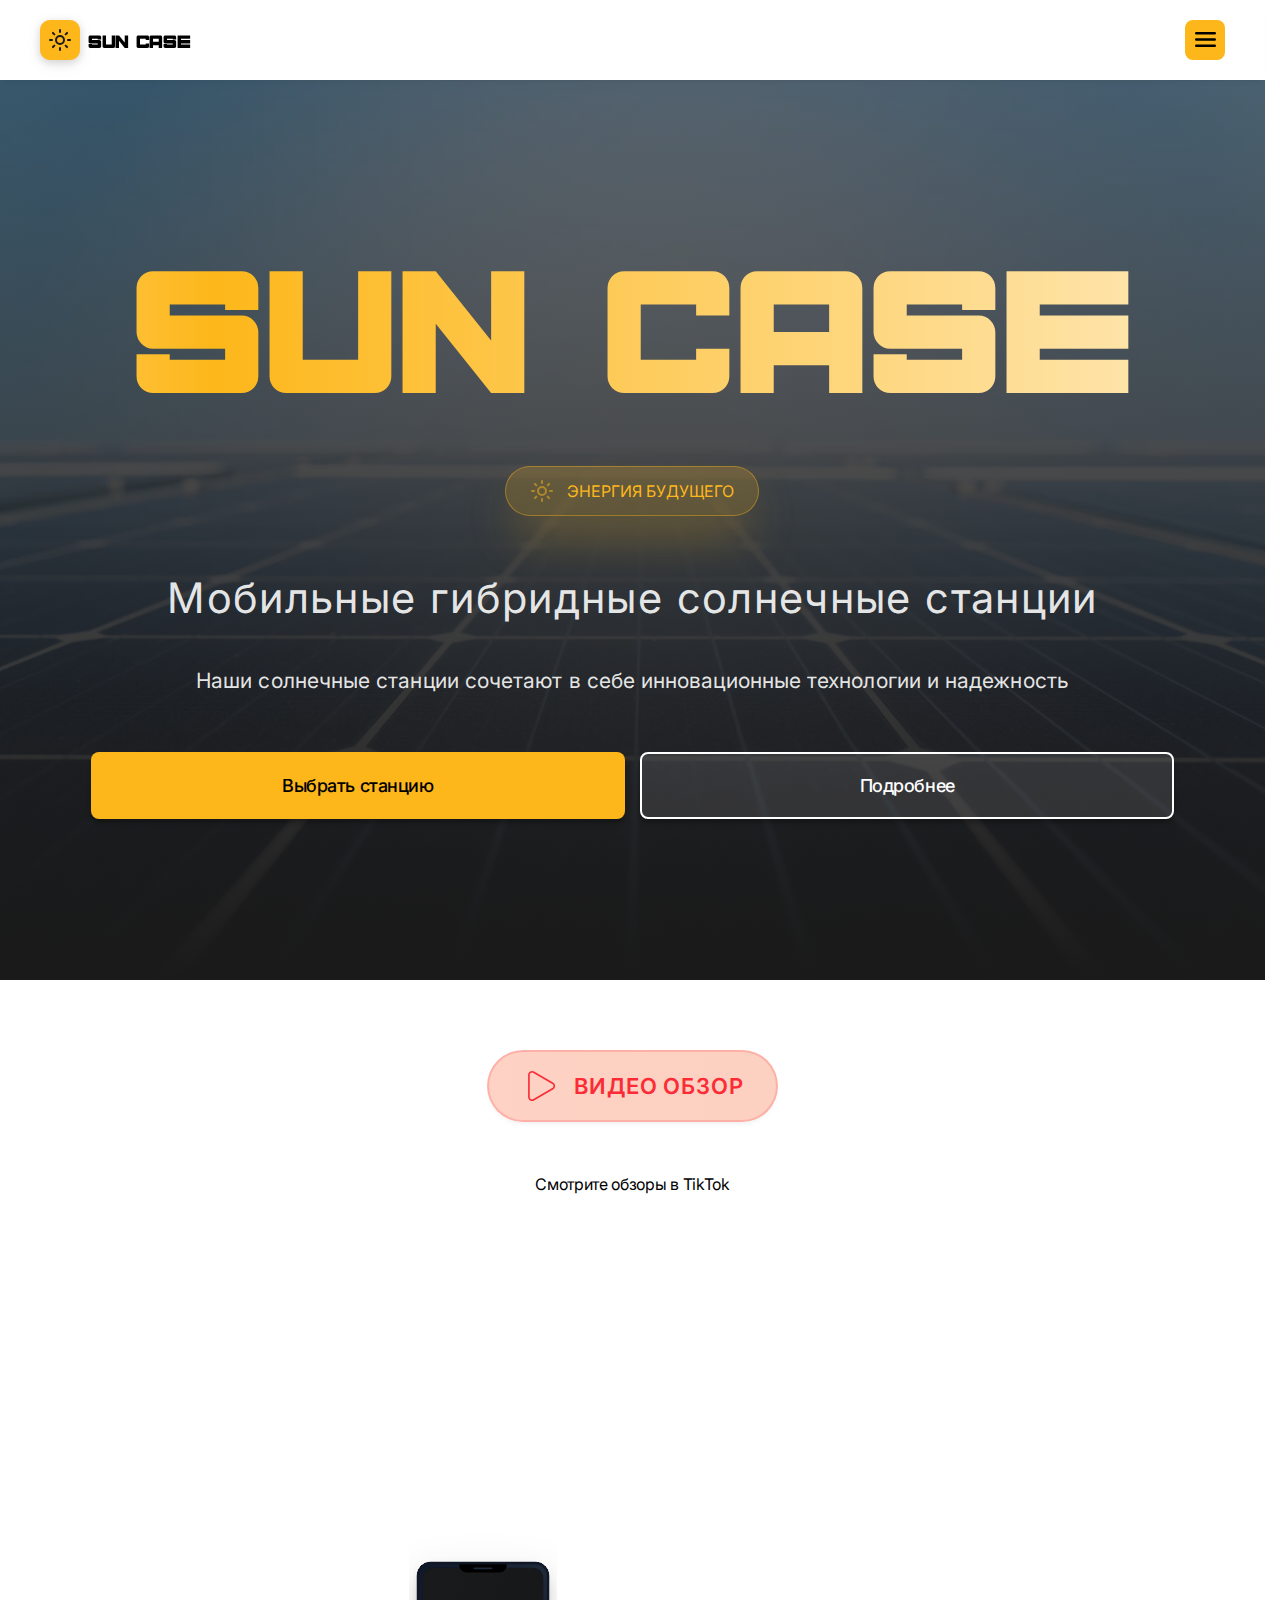
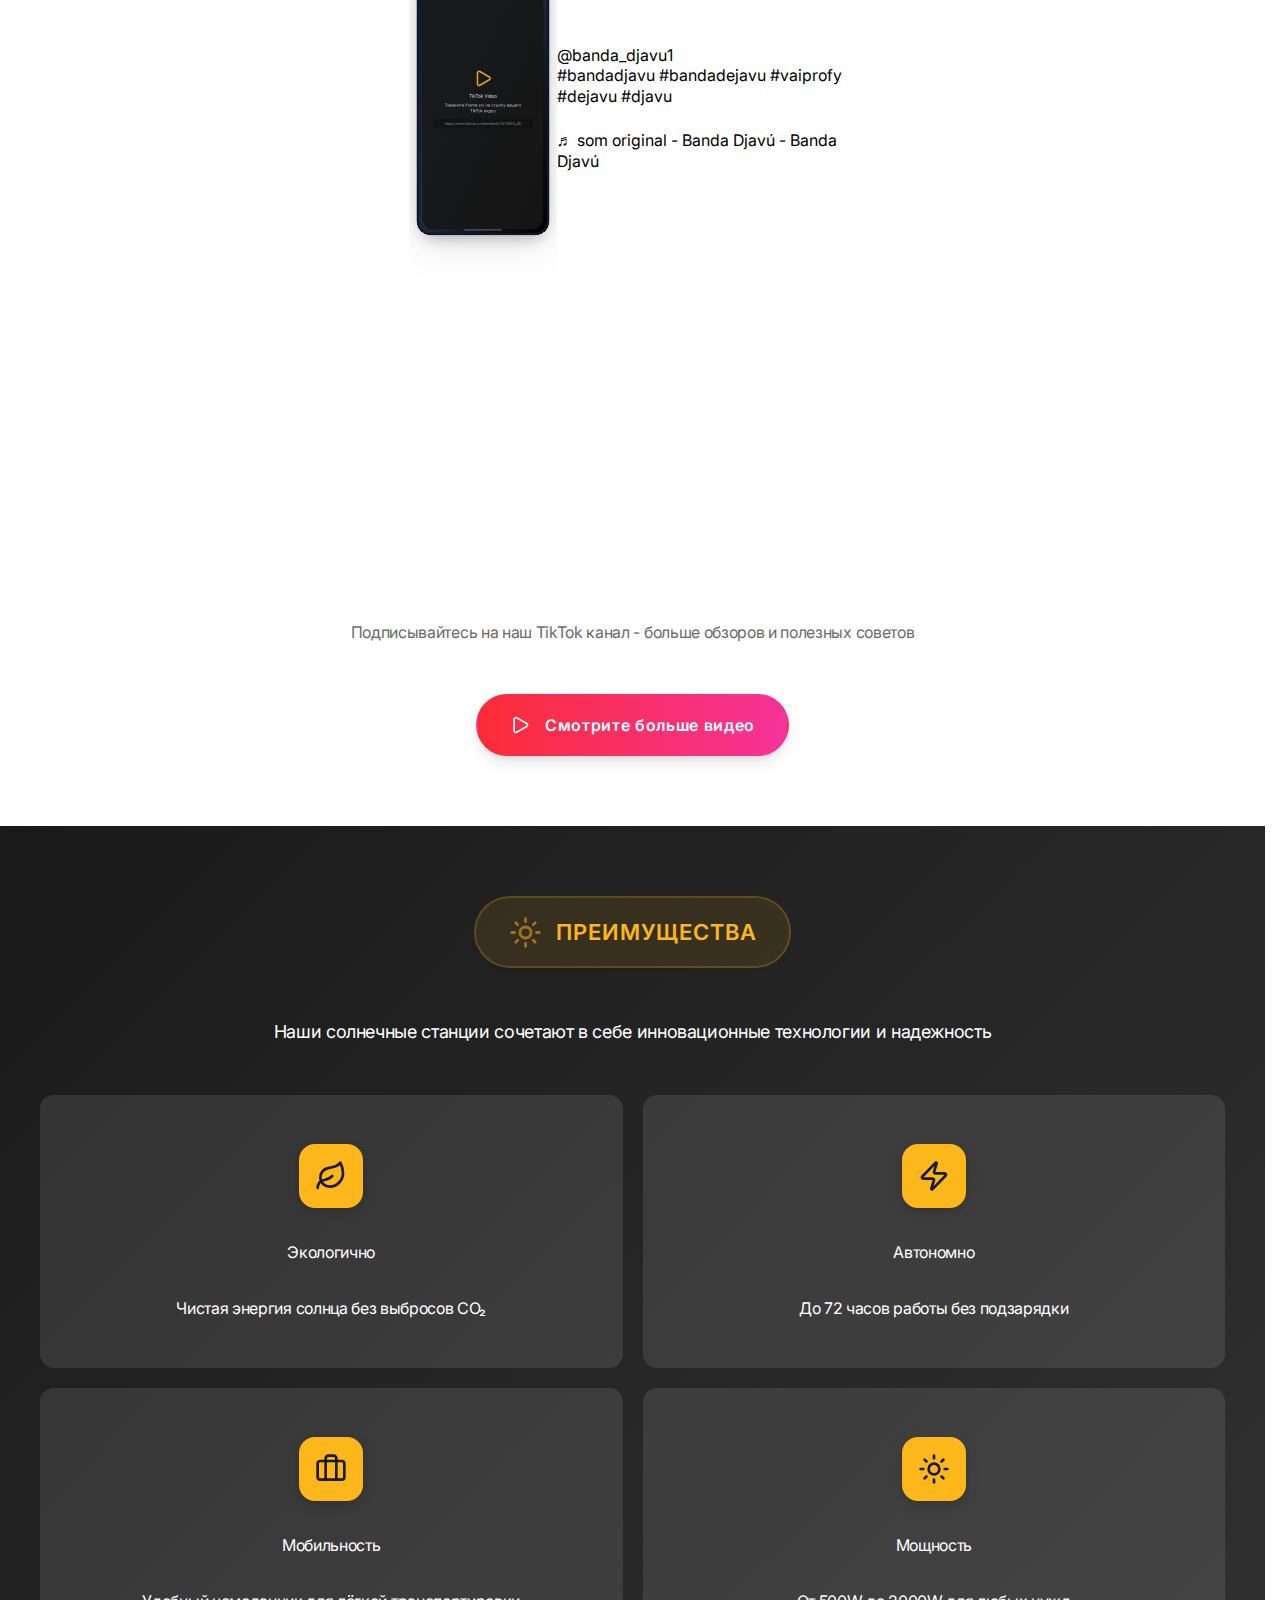
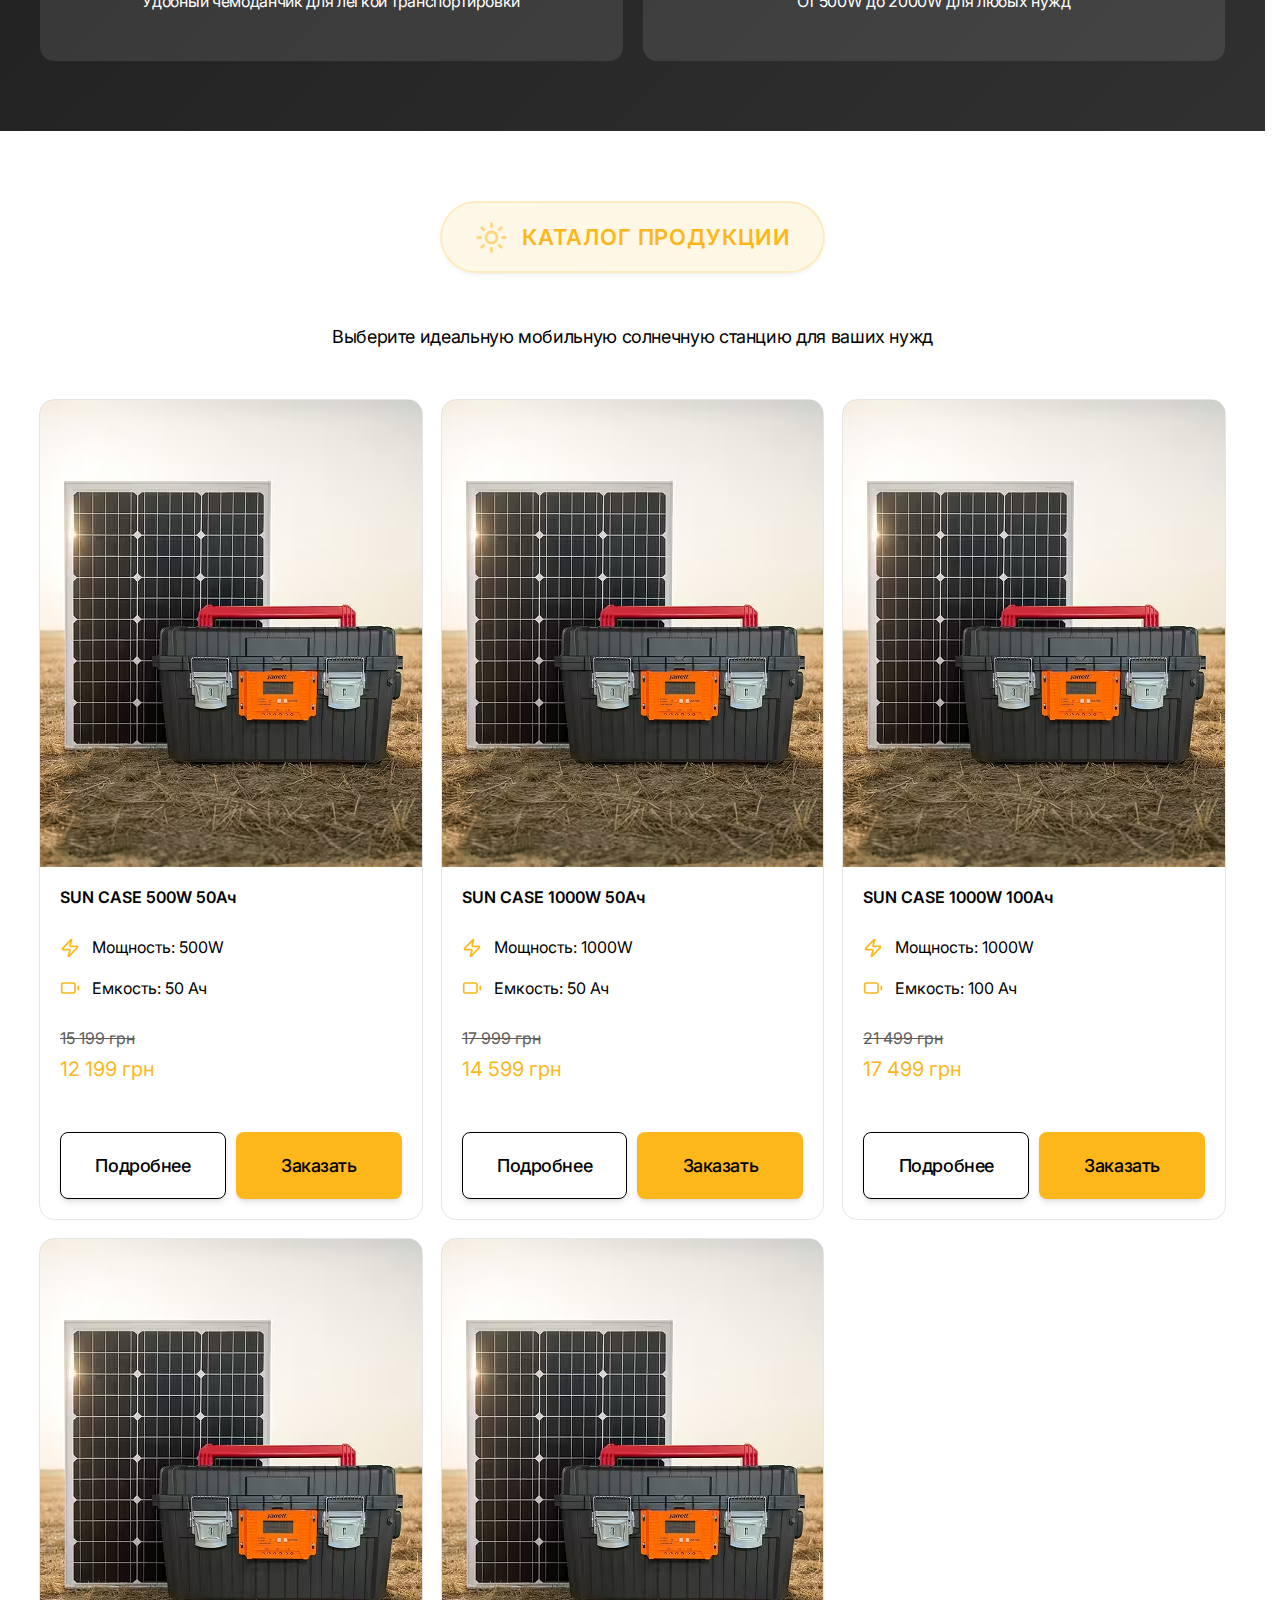
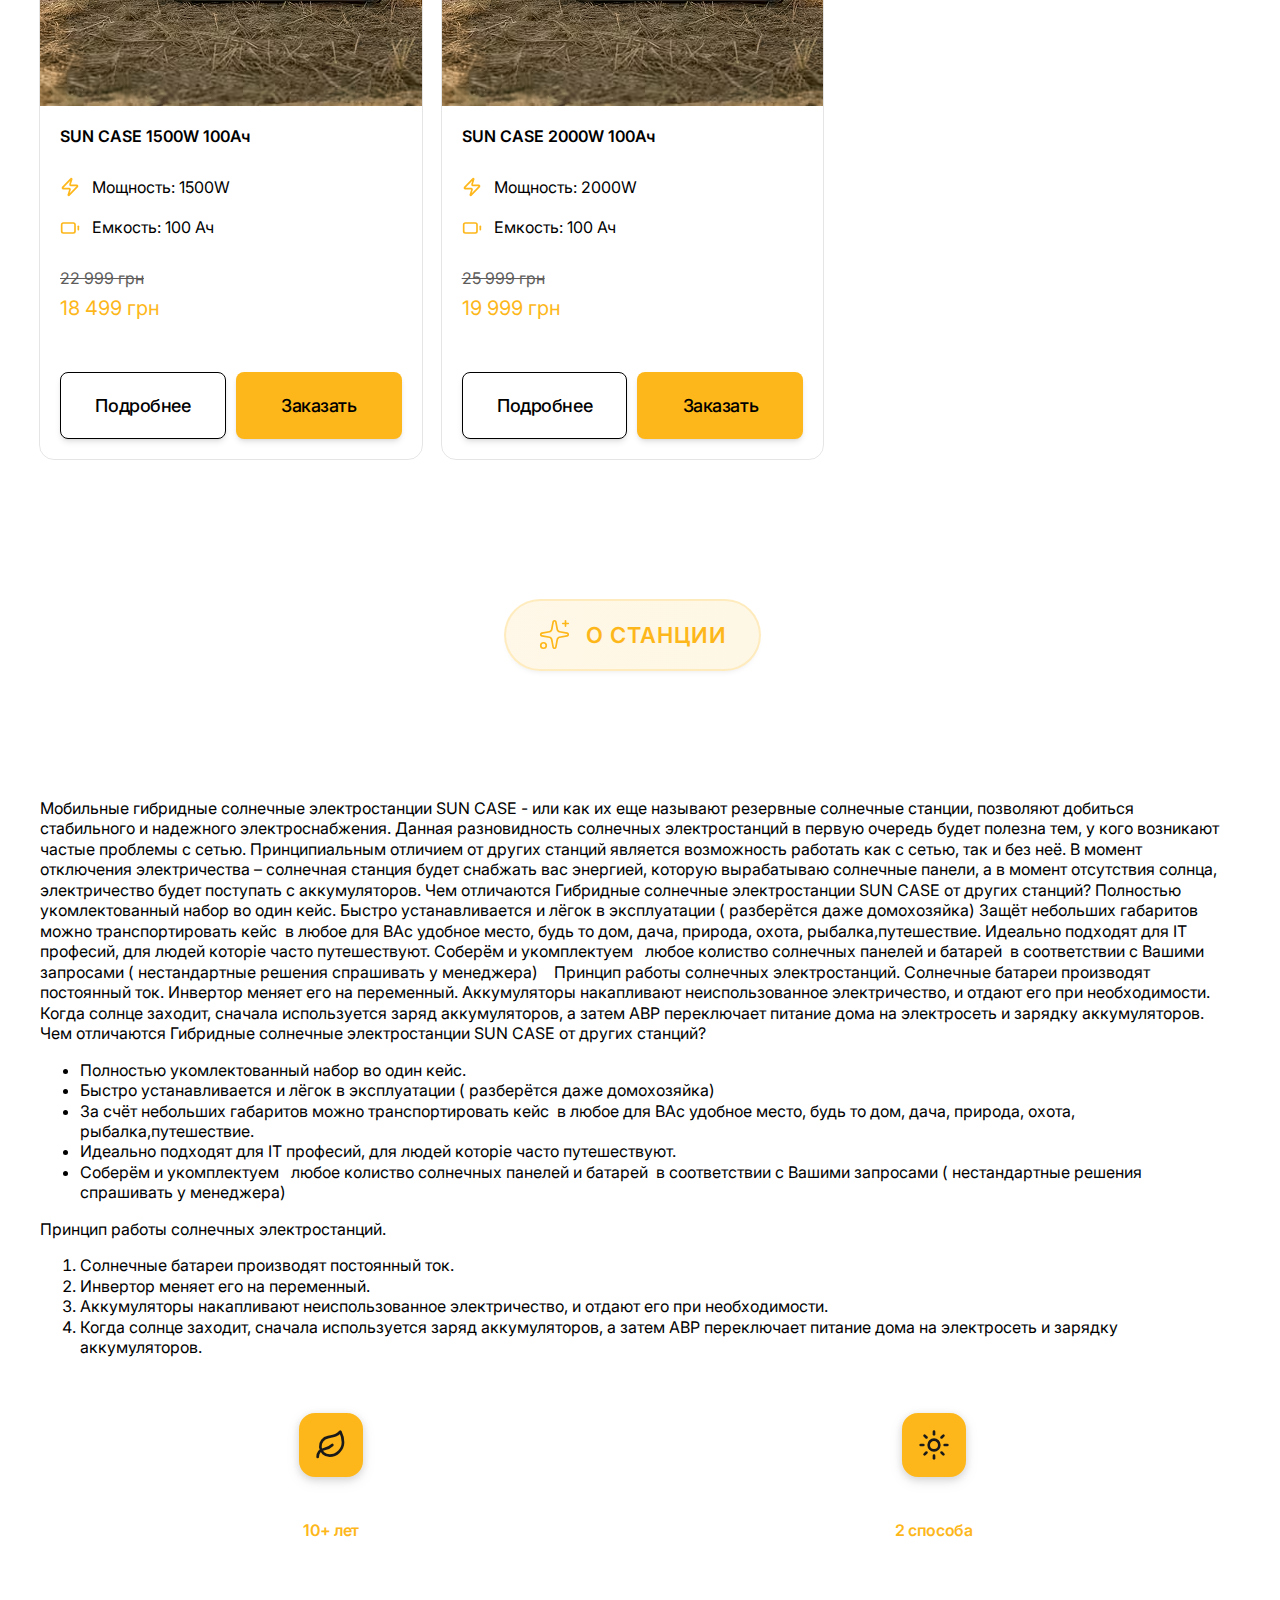
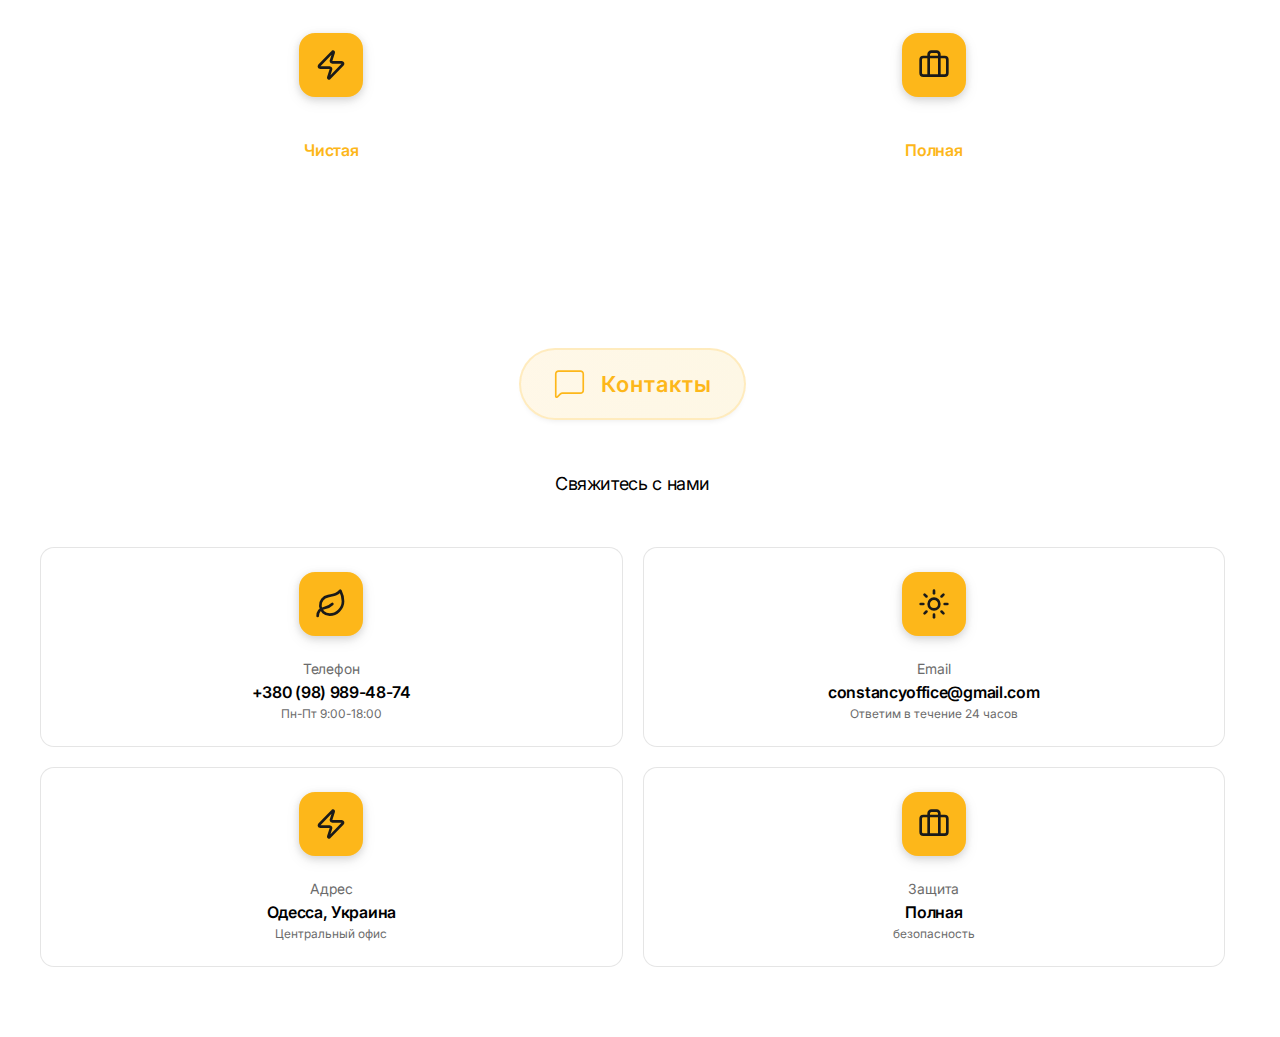
<file: index.html>
<!DOCTYPE html>
<html lang="en">
  <head>
    <meta charset="UTF-8" />
    <meta name="viewport" content="width=device-width, initial-scale=1.0" />
    <title>Document</title>
    <link rel="stylesheet" href="./styles/normalize.css" />
    <link rel="stylesheet" href="./styles/fonts.css" />
    <link rel="stylesheet" href="./styles/style.css" />
  </head>
  <body>
    <header class="header">
      <div class="header__body flex-center container">
        <div class="header__logo flex-center">
          <span class="header__logo-icon-wrapper box-shadow content-size">
            <svg
              width="40"
              height="40"
              viewBox="0 0 40 40"
              fill="none"
              xmlns="http://www.w3.org/2000/svg"
            >
              <path
                d="M0 10C0 4.47715 4.47715 0 10 0H30C35.5228 0 40 4.47715 40 10V30C40 35.5228 35.5228 40 30 40H10C4.47715 40 0 35.5228 0 30V10Z"
                fill="#FDB71A"
              />
              <path
                d="M20 24C22.2091 24 24 22.2091 24 20C24 17.7909 22.2091 16 20 16C17.7909 16 16 17.7909 16 20C16 22.2091 17.7909 24 20 24Z"
                stroke="#1A1A1A"
                stroke-width="2"
                stroke-linecap="round"
                stroke-linejoin="round"
              />
              <path
                d="M20 10V12"
                stroke="#1A1A1A"
                stroke-width="2"
                stroke-linecap="round"
                stroke-linejoin="round"
              />
              <path
                d="M20 28V30"
                stroke="#1A1A1A"
                stroke-width="2"
                stroke-linecap="round"
                stroke-linejoin="round"
              />
              <path
                d="M12.9301 12.9302L14.3401 14.3402"
                stroke="#1A1A1A"
                stroke-width="2"
                stroke-linecap="round"
                stroke-linejoin="round"
              />
              <path
                d="M25.66 25.6602L27.07 27.0702"
                stroke="#1A1A1A"
                stroke-width="2"
                stroke-linecap="round"
                stroke-linejoin="round"
              />
              <path
                d="M10 20H12"
                stroke="#1A1A1A"
                stroke-width="2"
                stroke-linecap="round"
                stroke-linejoin="round"
              />
              <path
                d="M28 20H30"
                stroke="#1A1A1A"
                stroke-width="2"
                stroke-linecap="round"
                stroke-linejoin="round"
              />
              <path
                d="M14.3401 25.6602L12.9301 27.0702"
                stroke="#1A1A1A"
                stroke-width="2"
                stroke-linecap="round"
                stroke-linejoin="round"
              />
              <path
                d="M27.07 12.9302L25.66 14.3402"
                stroke="#1A1A1A"
                stroke-width="2"
                stroke-linecap="round"
                stroke-linejoin="round"
              />
            </svg>
          </span>
          <span class="header__logo-text">SUN CASE</span>
        </div>
        <nav class="header__nav">
          <ul class="header__nav-list flex-center hidden-mobile">
            <li class="header__item">
              <a
                href="#catalog"
                class="header__link"
                onclick="mobileOverlay.close()"
              >
                Каталог
              </a>
            </li>
            <li class="header__item">
              <a
                href="#video-review"
                class="header__link"
                onclick="mobileOverlay.close()"
              >
                Видео-обзор
              </a>
            </li>
            <li class="header__item">
              <a
                href="#about-station"
                class="header__link"
                onclick="mobileOverlay.close()"
              >
                О станции
              </a>
            </li>
            <li class="header__item">
              <a
                href="#contacts"
                class="header__link"
                onclick="mobileOverlay.close()"
              >
                Контакты
              </a>
            </li>
          </ul>
          <ul class="header__buttons-list hidden-mobile">
            <li class="header__buttons-item flex-center">
              <!-- аккордеон смены языка: -->
              <details class="header__lang closing-accordion">
                <summary class="hidden-summary-arrow">
                  <!-- спан RU :  -->
                  <span class="ru header__lang-cont flex-center">
                    <span
                      class="header__lang-cont-icon-wrapper box-shadow content-size"
                    >
                      <svg
                        width="26"
                        height="26"
                        viewBox="0 0 26 26"
                        fill="none"
                        xmlns="http://www.w3.org/2000/svg"
                      >
                        <path
                          d="M0 13C0 5.8203 5.8203 0 13 0C20.1797 0 26 5.8203 26 13C26 20.1797 20.1797 26 13 26C5.8203 26 0 20.1797 0 13Z"
                          fill="url(#paint0_linear_108_1698)"
                        />
                        <path
                          d="M4.9929 17V8.27273H8.43608C9.09517 8.27273 9.65767 8.39062 10.1236 8.62642C10.5923 8.85937 10.9489 9.19034 11.1932 9.61932C11.4403 10.0455 11.5639 10.5469 11.5639 11.1236C11.5639 11.7031 11.4389 12.2017 11.1889 12.6193C10.9389 13.0341 10.5767 13.3523 10.1023 13.5739C9.63068 13.7955 9.05966 13.9062 8.3892 13.9062H6.08381V12.4233H8.09091C8.44318 12.4233 8.7358 12.375 8.96875 12.2784C9.2017 12.1818 9.375 12.0369 9.48864 11.8438C9.60511 11.6506 9.66335 11.4105 9.66335 11.1236C9.66335 10.8338 9.60511 10.5895 9.48864 10.3906C9.375 10.1918 9.20028 10.0412 8.96449 9.93892C8.73153 9.83381 8.4375 9.78125 8.08239 9.78125H6.83807V17H4.9929ZM9.70597 13.0284L11.875 17H9.83807L7.71591 13.0284H9.70597ZM18.2585 8.27273H20.1037V13.9403C20.1037 14.5767 19.9517 15.1335 19.6477 15.6108C19.3466 16.0881 18.9247 16.4602 18.3821 16.7273C17.8395 16.9915 17.2074 17.1236 16.4858 17.1236C15.7614 17.1236 15.1278 16.9915 14.5852 16.7273C14.0426 16.4602 13.6207 16.0881 13.3196 15.6108C13.0185 15.1335 12.8679 14.5767 12.8679 13.9403V8.27273H14.7131V13.7827C14.7131 14.1151 14.7855 14.4105 14.9304 14.669C15.0781 14.9276 15.2855 15.1307 15.5526 15.2784C15.8196 15.4261 16.1307 15.5 16.4858 15.5C16.8438 15.5 17.1548 15.4261 17.419 15.2784C17.6861 15.1307 17.892 14.9276 18.0369 14.669C18.1847 14.4105 18.2585 14.1151 18.2585 13.7827V8.27273Z"
                          fill="#1A1A1A"
                        />
                        <defs>
                          <linearGradient
                            id="paint0_linear_108_1698"
                            x1="0"
                            y1="0"
                            x2="26"
                            y2="26"
                            gradientUnits="userSpaceOnUse"
                          >
                            <stop stop-color="#FDB71A" />
                            <stop offset="0.5" stop-color="#FDC700" />
                            <stop offset="1" stop-color="#FF8904" />
                          </linearGradient>
                        </defs>
                      </svg>
                    </span>
                    <span class="header__lang-cont-text-wrapper">RU</span>
                  </span>
                  <!-- спан UK :  -->
                  <!-- <span class="uk header__lang-cont flex-center">
                        <span
                          class="header__lang-cont-icon-wrapper box-shadow content-size"
                        >
                          <svg width="26" height="26" viewBox="0 0 26 26" fill="none" xmlns="http://www.w3.org/2000/svg">
    <path d="M0 13C0 5.8203 5.8203 0 13 0C20.1797 0 26 5.8203 26 13C26 20.1797 20.1797 26 13 26C5.8203 26 0 20.1797 0 13Z" fill="url(#paint0_linear_108_1705)"/>
    <path d="M9.88352 8.27273H11.7287V13.9403C11.7287 14.5767 11.5767 15.1335 11.2727 15.6108C10.9716 16.0881 10.5497 16.4602 10.0071 16.7273C9.46449 16.9915 8.83239 17.1236 8.1108 17.1236C7.38636 17.1236 6.75284 16.9915 6.21023 16.7273C5.66761 16.4602 5.24574 16.0881 4.9446 15.6108C4.64347 15.1335 4.4929 14.5767 4.4929 13.9403V8.27273H6.33807V13.7827C6.33807 14.1151 6.41051 14.4105 6.5554 14.669C6.70313 14.9276 6.91051 15.1307 7.17756 15.2784C7.4446 15.4261 7.75568 15.5 8.1108 15.5C8.46875 15.5 8.77983 15.4261 9.04403 15.2784C9.31108 15.1307 9.51705 14.9276 9.66193 14.669C9.80966 14.4105 9.88352 14.1151 9.88352 13.7827V8.27273ZM14.7511 17H12.7738L15.7866 8.27273H18.1644L21.1729 17H19.1957L17.0096 10.267H16.9414L14.7511 17ZM14.6275 13.5696H19.2979V15.0099H14.6275V13.5696Z" fill="#1A1A1A"/>
    <defs>
    <linearGradient id="paint0_linear_108_1705" x1="0" y1="0" x2="26" y2="26" gradientUnits="userSpaceOnUse">
    <stop stop-color="#FDB71A"/>
    <stop offset="0.5" stop-color="#FDC700"/>
    <stop offset="1" stop-color="#FF8904"/>
    </linearGradient>
    </defs>
    </svg>
                        </span>
                        <span class="header__lang-cont-text-wrapper">UK</span>
                      </span> -->
                </summary>
                <!-- <div class="header__lang-links-overlay"></div> -->
                <ul class="header__lang-links-list">
                  <li
                    class="header__lang-links-item header__lang-links-item--active"
                  >
                    <a href="" class="header__lang-link">
                      <span
                        class="header__lang-link-icon-wrapper box-shadow content-size"
                      >
                        <svg
                          width="26"
                          height="26"
                          viewBox="0 0 26 26"
                          fill="none"
                          xmlns="http://www.w3.org/2000/svg"
                        >
                          <path
                            d="M0 13C0 5.8203 5.8203 0 13 0C20.1797 0 26 5.8203 26 13C26 20.1797 20.1797 26 13 26C5.8203 26 0 20.1797 0 13Z"
                            fill="url(#paint0_linear_108_1698)"
                          />
                          <path
                            d="M4.9929 17V8.27273H8.43608C9.09517 8.27273 9.65767 8.39062 10.1236 8.62642C10.5923 8.85937 10.9489 9.19034 11.1932 9.61932C11.4403 10.0455 11.5639 10.5469 11.5639 11.1236C11.5639 11.7031 11.4389 12.2017 11.1889 12.6193C10.9389 13.0341 10.5767 13.3523 10.1023 13.5739C9.63068 13.7955 9.05966 13.9062 8.3892 13.9062H6.08381V12.4233H8.09091C8.44318 12.4233 8.7358 12.375 8.96875 12.2784C9.2017 12.1818 9.375 12.0369 9.48864 11.8438C9.60511 11.6506 9.66335 11.4105 9.66335 11.1236C9.66335 10.8338 9.60511 10.5895 9.48864 10.3906C9.375 10.1918 9.20028 10.0412 8.96449 9.93892C8.73153 9.83381 8.4375 9.78125 8.08239 9.78125H6.83807V17H4.9929ZM9.70597 13.0284L11.875 17H9.83807L7.71591 13.0284H9.70597ZM18.2585 8.27273H20.1037V13.9403C20.1037 14.5767 19.9517 15.1335 19.6477 15.6108C19.3466 16.0881 18.9247 16.4602 18.3821 16.7273C17.8395 16.9915 17.2074 17.1236 16.4858 17.1236C15.7614 17.1236 15.1278 16.9915 14.5852 16.7273C14.0426 16.4602 13.6207 16.0881 13.3196 15.6108C13.0185 15.1335 12.8679 14.5767 12.8679 13.9403V8.27273H14.7131V13.7827C14.7131 14.1151 14.7855 14.4105 14.9304 14.669C15.0781 14.9276 15.2855 15.1307 15.5526 15.2784C15.8196 15.4261 16.1307 15.5 16.4858 15.5C16.8438 15.5 17.1548 15.4261 17.419 15.2784C17.6861 15.1307 17.892 14.9276 18.0369 14.669C18.1847 14.4105 18.2585 14.1151 18.2585 13.7827V8.27273Z"
                            fill="#1A1A1A"
                          />
                          <defs>
                            <linearGradient
                              id="paint0_linear_108_1698"
                              x1="0"
                              y1="0"
                              x2="26"
                              y2="26"
                              gradientUnits="userSpaceOnUse"
                            >
                              <stop stop-color="#FDB71A" />
                              <stop offset="0.5" stop-color="#FDC700" />
                              <stop offset="1" stop-color="#FF8904" />
                            </linearGradient>
                          </defs>
                        </svg>
                      </span>
                      <span class="header__lang-cont-text-wrapper">
                        Русский
                      </span>
                    </a>
                  </li>
                  <li class="header__lang-links-item">
                    <a href="" class="header__lang-link">
                      <span
                        class="header__lang-link-icon-wrapper box-shadow content-size"
                      >
                        <svg
                          width="26"
                          height="26"
                          viewBox="0 0 26 26"
                          fill="none"
                          xmlns="http://www.w3.org/2000/svg"
                        >
                          <path
                            d="M0 13C0 5.8203 5.8203 0 13 0C20.1797 0 26 5.8203 26 13C26 20.1797 20.1797 26 13 26C5.8203 26 0 20.1797 0 13Z"
                            fill="url(#paint0_linear_108_1705)"
                          />
                          <path
                            d="M9.88352 8.27273H11.7287V13.9403C11.7287 14.5767 11.5767 15.1335 11.2727 15.6108C10.9716 16.0881 10.5497 16.4602 10.0071 16.7273C9.46449 16.9915 8.83239 17.1236 8.1108 17.1236C7.38636 17.1236 6.75284 16.9915 6.21023 16.7273C5.66761 16.4602 5.24574 16.0881 4.9446 15.6108C4.64347 15.1335 4.4929 14.5767 4.4929 13.9403V8.27273H6.33807V13.7827C6.33807 14.1151 6.41051 14.4105 6.5554 14.669C6.70313 14.9276 6.91051 15.1307 7.17756 15.2784C7.4446 15.4261 7.75568 15.5 8.1108 15.5C8.46875 15.5 8.77983 15.4261 9.04403 15.2784C9.31108 15.1307 9.51705 14.9276 9.66193 14.669C9.80966 14.4105 9.88352 14.1151 9.88352 13.7827V8.27273ZM14.7511 17H12.7738L15.7866 8.27273H18.1644L21.1729 17H19.1957L17.0096 10.267H16.9414L14.7511 17ZM14.6275 13.5696H19.2979V15.0099H14.6275V13.5696Z"
                            fill="#1A1A1A"
                          />
                          <defs>
                            <linearGradient
                              id="paint0_linear_108_1705"
                              x1="0"
                              y1="0"
                              x2="26"
                              y2="26"
                              gradientUnits="userSpaceOnUse"
                            >
                              <stop stop-color="#FDB71A" />
                              <stop offset="0.5" stop-color="#FDC700" />
                              <stop offset="1" stop-color="#FF8904" />
                            </linearGradient>
                          </defs>
                        </svg>
                      </span>
                      <span class="header__lang-cont-text-wrapper">
                        Український
                      </span>
                    </a>
                  </li>
                </ul>
              </details>
            </li>
            <li class="header__buttons-item flex-center">
              <!-- ссылка(пока что) на корзину: -->
              <a href="" class="header__basket">
                <span class="header__basket-icon-wrapper content-size">
                  <svg
                    width="41"
                    height="40"
                    viewBox="0 0 41 40"
                    fill="none"
                    xmlns="http://www.w3.org/2000/svg"
                  >
                    <g clip-path="url(#clip0_17_72)">
                      <path
                        d="M15.4688 30C16.021 30 16.4688 29.5523 16.4688 29C16.4688 28.4477 16.021 28 15.4688 28C14.9165 28 14.4688 28.4477 14.4688 29C14.4688 29.5523 14.9165 30 15.4688 30Z"
                        stroke="#1A1A1A"
                        stroke-width="2"
                        stroke-linecap="round"
                        stroke-linejoin="round"
                      />
                      <path
                        d="M26.4688 30C27.021 30 27.4688 29.5523 27.4688 29C27.4688 28.4477 27.021 28 26.4688 28C25.9165 28 25.4688 28.4477 25.4688 29C25.4688 29.5523 25.9165 30 26.4688 30Z"
                        stroke="#1A1A1A"
                        stroke-width="2"
                        stroke-linecap="round"
                        stroke-linejoin="round"
                      />
                      <path
                        d="M9.51855 10.0498H11.5186L14.1786 22.4698C14.2761 22.9247 14.5292 23.3313 14.8943 23.6197C15.2593 23.908 15.7135 24.0602 16.1786 24.0498H25.9586C26.4137 24.0491 26.855 23.8931 27.2096 23.6076C27.5641 23.3222 27.8107 22.9243 27.9086 22.4798L29.5586 15.0498H12.5886"
                        stroke="#1A1A1A"
                        stroke-width="2"
                        stroke-linecap="round"
                        stroke-linejoin="round"
                      />
                      <circle cx="28.9688" cy="14.5" r="3.5" fill="#FDB71A" />
                    </g>
                    <defs>
                      <clipPath id="clip0_17_72">
                        <rect
                          width="24"
                          height="24"
                          fill="white"
                          transform="translate(8.46875 8)"
                        />
                      </clipPath>
                    </defs>
                  </svg>
                </span>
                <span class="visually-hidden">Корзина</span>
              </a>
            </li>
            <li class="header__buttons-item flex-center">
              <!-- повторная ссылка(пока что) на корзину в виде кнопки №заказать": -->
              <a href="" class="header__order">Заказать</a>
            </li>
          </ul>
        </nav>
        <button
          class="header__burger-button burger-button visible-mobile"
          type="button"
          onclick="mobileOverlay.showModal()"
        >
          <span class="visually-hidden">Открыть меню навигации</span>
          <span class="header__burger-button-icon-wrapper content-size">
            <svg
              width="40"
              height="40"
              viewBox="0 0 40 40"
              fill="none"
              xmlns="http://www.w3.org/2000/svg"
            >
              <rect width="40" height="40" rx="8" fill="#FDB71A" />
              <path
                fill-rule="evenodd"
                clip-rule="evenodd"
                d="M10 13.25C10 12.5596 10.6716 12 11.5 12H29.5C30.3284 12 31 12.5596 31 13.25C31 13.9404 30.3284 14.5 29.5 14.5H11.5C10.6716 14.5 10 13.9404 10 13.25ZM10 19.5C10 18.8097 10.6716 18.25 11.5 18.25H29.5C30.3284 18.25 31 18.8097 31 19.5C31 20.1904 30.3284 20.75 29.5 20.75H11.5C10.6716 20.75 10 20.1904 10 19.5ZM10 25.75C10 25.0597 10.6716 24.5 11.5 24.5H29.5C30.3284 24.5 31 25.0597 31 25.75C31 26.4404 30.3284 27 29.5 27H11.5C10.6716 27 10 26.4404 10 25.75Z"
                fill="black"
              />
            </svg>
          </span>
        </button>
      </div>
    </header>
    <main class="main">
      <section class="hero flex-center">
        <div class="hero__bg"></div>
        <div class="hero__body flex-center container">
          <h1 class="hero__title">SUN CASE</h1>
          <a class="hero__flickering-button flex-center" href="">
            <span class="hero__flickering-button-icon-wrapper content-size">
              <svg
                width="24"
                height="24"
                viewBox="0 0 24 24"
                fill="none"
                xmlns="http://www.w3.org/2000/svg"
              >
                <g opacity="0.505946">
                  <path
                    d="M12 16C14.2091 16 16 14.2091 16 12C16 9.79086 14.2091 8 12 8C9.79086 8 8 9.79086 8 12C8 14.2091 9.79086 16 12 16Z"
                    stroke="#FDB71A"
                    stroke-width="2"
                    stroke-linecap="round"
                    stroke-linejoin="round"
                  />
                  <path
                    d="M12 2V4"
                    stroke="#FDB71A"
                    stroke-width="2"
                    stroke-linecap="round"
                    stroke-linejoin="round"
                  />
                  <path
                    d="M12 20V22"
                    stroke="#FDB71A"
                    stroke-width="2"
                    stroke-linecap="round"
                    stroke-linejoin="round"
                  />
                  <path
                    d="M4.92969 4.93018L6.33969 6.34018"
                    stroke="#FDB71A"
                    stroke-width="2"
                    stroke-linecap="round"
                    stroke-linejoin="round"
                  />
                  <path
                    d="M17.6602 17.6602L19.0702 19.0702"
                    stroke="#FDB71A"
                    stroke-width="2"
                    stroke-linecap="round"
                    stroke-linejoin="round"
                  />
                  <path
                    d="M2 12H4"
                    stroke="#FDB71A"
                    stroke-width="2"
                    stroke-linecap="round"
                    stroke-linejoin="round"
                  />
                  <path
                    d="M20 12H22"
                    stroke="#FDB71A"
                    stroke-width="2"
                    stroke-linecap="round"
                    stroke-linejoin="round"
                  />
                  <path
                    d="M6.33969 17.6602L4.92969 19.0702"
                    stroke="#FDB71A"
                    stroke-width="2"
                    stroke-linecap="round"
                    stroke-linejoin="round"
                  />
                  <path
                    d="M19.0702 4.93018L17.6602 6.34018"
                    stroke="#FDB71A"
                    stroke-width="2"
                    stroke-linecap="round"
                    stroke-linejoin="round"
                  />
                </g>
              </svg>
            </span>
            <span class="hero__flickering-button-text">ЭНЕРГИЯ БУДУЩЕГО</span>
          </a>
          <div class="hero__description flex-center">
            <h2 class="hero__subtitle">
              Мобильные гибридные солнечные станции
            </h2>
            <p class="hero__text">
              Наши солнечные станции сочетают в себе инновационные технологии и
              надежность
            </p>
          </div>
          <div class="hero__buttons flex-center">
            <a class="hero__link button-rect button-rect--accent" href="">
              Выбрать станцию
            </a>
            <a class="hero__link button-rect button-rect--trans" href="">
              Подробнее
            </a>
          </div>
        </div>
      </section>
      <section class="section video-review">
        <div class="section__title section__title--rose container">
          <span class="section__title-icon-wrapper content-size">
            <svg
              width="38"
              height="38"
              viewBox="0 0 38 38"
              fill="none"
              xmlns="http://www.w3.org/2000/svg"
            >
              <path
                d="M7.9165 7.91663C7.91634 7.35944 8.06319 6.81207 8.34224 6.3298C8.62128 5.84752 9.02264 5.4474 9.50578 5.16986C9.98892 4.89231 10.5367 4.74715 11.0939 4.74904C11.6511 4.75093 12.1979 4.89981 12.6792 5.18063L31.6744 16.2608C32.1538 16.539 32.5518 16.9381 32.8286 17.4182C33.1054 17.8984 33.2513 18.4428 33.2518 18.997C33.2523 19.5512 33.1073 20.0959 32.8313 20.5765C32.5553 21.0572 32.1581 21.457 31.6792 21.736L12.6792 32.8193C12.1979 33.1001 11.6511 33.249 11.0939 33.2509C10.5367 33.2528 9.98892 33.1076 9.50578 32.8301C9.02264 32.5525 8.62128 32.1524 8.34224 31.6701C8.06319 31.1879 7.91634 30.6405 7.9165 30.0833V7.91663Z"
                stroke="#FB2C36"
                stroke-width="1.66667"
                stroke-linecap="round"
                stroke-linejoin="round"
              />
            </svg>
          </span>
          <h2 class="section__title-text">ВИДЕО ОБЗОР</h2>
        </div>
        <p
          class="section__text section__text--s section__text--margin-block container"
        >
          Смотрите обзоры в TikTok
        </p>
        <div class="video-player flex-center">
          <div class="video-player__bg">
            <span class="video-player__bg-icon-wrapper">
              <svg
                width="375"
                height="885"
                viewBox="0 0 375 885"
                fill="none"
                xmlns="http://www.w3.org/2000/svg"
              >
                <g filter="url(#filter0_f_75_2014)">
                  <path
                    d="M19.5 132C19.5 112.118 35.6178 96 55.5 96H319.5C339.382 96 355.5 112.118 355.5 132V753C355.5 772.882 339.382 789 319.5 789H55.5C35.6178 789 19.5 772.882 19.5 753V132Z"
                    fill="#1A1A1A"
                    fill-opacity="0.1"
                  />
                </g>
                <g filter="url(#filter1_d_75_2014)">
                  <mask id="path-2-inside-1_75_2014" fill="white">
                    <path
                      d="M19.5 108C19.5 88.1178 35.6178 72 55.5 72H319.5C339.382 72 355.5 88.1178 355.5 108V729C355.5 748.882 339.382 765 319.5 765H55.5C35.6178 765 19.5 748.882 19.5 729V108Z"
                    />
                  </mask>
                  <path
                    d="M19.5 108C19.5 88.1178 35.6178 72 55.5 72H319.5C339.382 72 355.5 88.1178 355.5 108V729C355.5 748.882 339.382 765 319.5 765H55.5C35.6178 765 19.5 748.882 19.5 729V108Z"
                    fill="url(#paint0_linear_75_2014)"
                    shape-rendering="crispEdges"
                  />
                  <path
                    d="M55.5 72V78H319.5V72V66H55.5V72ZM355.5 108H349.5V729H355.5H361.5V108H355.5ZM319.5 765V759H55.5V765V771H319.5V765ZM19.5 729H25.5V108H19.5H13.5V729H19.5ZM55.5 765V759C38.9315 759 25.5 745.569 25.5 729H19.5H13.5C13.5 752.196 32.304 771 55.5 771V765ZM355.5 729H349.5C349.5 745.569 336.069 759 319.5 759V765V771C342.696 771 361.5 752.196 361.5 729H355.5ZM319.5 72V78C336.069 78 349.5 91.4315 349.5 108H355.5H361.5C361.5 84.804 342.696 66 319.5 66V72ZM55.5 72V66C32.304 66 13.5 84.8041 13.5 108H19.5H25.5C25.5 91.4315 38.9315 78 55.5 78V72Z"
                    fill="#101828"
                    mask="url(#path-2-inside-1_75_2014)"
                  />
                  <g filter="url(#filter2_i_75_2014)">
                    <g clip-path="url(#clip0_75_2014)">
                      <path
                        d="M34.5 117C34.5 100.431 47.9315 87 64.5 87H310.5C327.069 87 340.5 100.431 340.5 117V720C340.5 736.569 327.069 750 310.5 750H64.5C47.9315 750 34.5 736.569 34.5 720V117Z"
                      />
                      <rect
                        width="306"
                        height="663"
                        transform="translate(34.5 87)"
                        fill="black"
                      />
                      <rect
                        width="306"
                        height="663"
                        transform="translate(34.5 87)"
                        fill="url(#paint1_linear_75_2014)"
                      />
                      <rect
                        width="306"
                        height="663"
                        transform="translate(34.5 87)"
                        fill="url(#paint2_linear_75_2014)"
                      />
                      <g opacity="0.862084">
                        <path
                          d="M173.5 353.5C173.5 352.796 173.685 352.105 174.038 351.496C174.39 350.887 174.897 350.381 175.508 350.031C176.118 349.68 176.81 349.497 177.514 349.499C178.217 349.501 178.908 349.689 179.516 350.044L203.51 364.04C204.116 364.392 204.618 364.896 204.968 365.502C205.318 366.109 205.502 366.796 205.502 367.496C205.503 368.197 205.32 368.885 204.971 369.492C204.623 370.099 204.121 370.604 203.516 370.956L179.516 384.956C178.908 385.311 178.217 385.499 177.514 385.501C176.81 385.504 176.118 385.32 175.508 384.97C174.897 384.619 174.39 384.114 174.038 383.505C173.685 382.895 173.5 382.204 173.5 381.5V353.5Z"
                          stroke="#FDB71A"
                          stroke-width="4"
                          stroke-linecap="round"
                          stroke-linejoin="round"
                        />
                      </g>
                      <path
                        d="M153.085 408.71V407.773H159.631V408.71H156.887V416.5H155.83V408.71H153.085ZM160.891 416.5V409.955H161.897V416.5H160.891ZM161.403 408.864C161.206 408.864 161.037 408.797 160.895 408.663C160.756 408.53 160.687 408.369 160.687 408.182C160.687 407.994 160.756 407.834 160.895 407.7C161.037 407.567 161.206 407.5 161.403 407.5C161.599 407.5 161.766 407.567 161.905 407.7C162.047 407.834 162.118 407.994 162.118 408.182C162.118 408.369 162.047 408.53 161.905 408.663C161.766 408.797 161.599 408.864 161.403 408.864ZM164.442 414.114L164.425 412.869H164.629L167.493 409.955H168.737L165.686 413.04H165.601L164.442 414.114ZM163.504 416.5V407.773H164.51V416.5H163.504ZM167.664 416.5L165.107 413.261L165.823 412.562L168.942 416.5H167.664ZM168.777 408.71V407.773H175.322V408.71H172.578V416.5H171.521V408.71H168.777ZM178.292 416.636C177.702 416.636 177.183 416.496 176.737 416.214C176.294 415.933 175.947 415.54 175.697 415.034C175.45 414.528 175.327 413.937 175.327 413.261C175.327 412.58 175.45 411.984 175.697 411.476C175.947 410.967 176.294 410.572 176.737 410.291C177.183 410.01 177.702 409.869 178.292 409.869C178.883 409.869 179.4 410.01 179.844 410.291C180.29 410.572 180.636 410.967 180.883 411.476C181.133 411.984 181.258 412.58 181.258 413.261C181.258 413.937 181.133 414.528 180.883 415.034C180.636 415.54 180.29 415.933 179.844 416.214C179.4 416.496 178.883 416.636 178.292 416.636ZM178.292 415.733C178.741 415.733 179.111 415.618 179.4 415.388C179.69 415.158 179.905 414.855 180.044 414.48C180.183 414.105 180.253 413.699 180.253 413.261C180.253 412.824 180.183 412.416 180.044 412.038C179.905 411.661 179.69 411.355 179.4 411.122C179.111 410.889 178.741 410.773 178.292 410.773C177.844 410.773 177.474 410.889 177.184 411.122C176.895 411.355 176.68 411.661 176.541 412.038C176.402 412.416 176.332 412.824 176.332 413.261C176.332 413.699 176.402 414.105 176.541 414.48C176.68 414.855 176.895 415.158 177.184 415.388C177.474 415.618 177.844 415.733 178.292 415.733ZM183.497 414.114L183.48 412.869H183.684L186.548 409.955H187.792L184.741 413.04H184.656L183.497 414.114ZM182.559 416.5V407.773H183.565V416.5H182.559ZM186.718 416.5L184.161 413.261L184.877 412.562L187.997 416.5H186.718ZM192.487 407.773L195.078 415.119H195.18L197.771 407.773H198.879L195.675 416.5H194.584L191.379 407.773H192.487ZM199.868 416.5V409.955H200.873V416.5H199.868ZM200.379 408.864C200.183 408.864 200.014 408.797 199.872 408.663C199.733 408.53 199.663 408.369 199.663 408.182C199.663 407.994 199.733 407.834 199.872 407.7C200.014 407.567 200.183 407.5 200.379 407.5C200.575 407.5 200.743 407.567 200.882 407.7C201.024 407.834 201.095 407.994 201.095 408.182C201.095 408.369 201.024 408.53 200.882 408.663C200.743 408.797 200.575 408.864 200.379 408.864ZM204.953 416.636C204.407 416.636 203.926 416.499 203.508 416.223C203.09 415.945 202.764 415.553 202.528 415.047C202.292 414.538 202.174 413.938 202.174 413.244C202.174 412.557 202.292 411.96 202.528 411.455C202.764 410.949 203.092 410.558 203.512 410.283C203.933 410.007 204.419 409.869 204.97 409.869C205.396 409.869 205.732 409.94 205.98 410.082C206.23 410.222 206.42 410.381 206.551 410.56C206.684 410.736 206.788 410.881 206.862 410.994H206.947V407.773H207.953V416.5H206.981V415.494H206.862C206.788 415.614 206.683 415.764 206.546 415.946C206.41 416.125 206.215 416.286 205.963 416.428C205.71 416.567 205.373 416.636 204.953 416.636ZM205.089 415.733C205.492 415.733 205.833 415.628 206.112 415.418C206.39 415.205 206.602 414.911 206.747 414.536C206.892 414.158 206.964 413.722 206.964 413.227C206.964 412.739 206.893 412.311 206.751 411.945C206.609 411.575 206.399 411.288 206.12 411.084C205.842 410.876 205.498 410.773 205.089 410.773C204.663 410.773 204.308 410.882 204.024 411.101C203.742 411.317 203.531 411.611 203.389 411.983C203.249 412.352 203.18 412.767 203.18 413.227C203.18 413.693 203.251 414.116 203.393 414.497C203.538 414.875 203.751 415.176 204.032 415.401C204.316 415.622 204.669 415.733 205.089 415.733ZM212.444 416.636C211.813 416.636 211.269 416.497 210.812 416.219C210.357 415.938 210.007 415.545 209.759 415.043C209.515 414.537 209.393 413.949 209.393 413.278C209.393 412.608 209.515 412.017 209.759 411.506C210.007 410.991 210.35 410.591 210.791 410.304C211.234 410.014 211.751 409.869 212.342 409.869C212.683 409.869 213.019 409.926 213.352 410.04C213.684 410.153 213.987 410.338 214.259 410.594C214.532 410.847 214.749 411.182 214.911 411.599C215.073 412.017 215.154 412.531 215.154 413.142V413.568H210.109V412.699H214.132C214.132 412.33 214.058 412 213.91 411.71C213.765 411.42 213.558 411.192 213.288 411.024C213.021 410.857 212.705 410.773 212.342 410.773C211.941 410.773 211.595 410.872 211.302 411.071C211.012 411.267 210.789 411.523 210.633 411.838C210.477 412.153 210.399 412.491 210.399 412.852V413.432C210.399 413.926 210.484 414.345 210.654 414.689C210.828 415.03 211.068 415.29 211.374 415.469C211.681 415.645 212.038 415.733 212.444 415.733C212.708 415.733 212.947 415.696 213.16 415.622C213.376 415.545 213.562 415.432 213.718 415.281C213.874 415.128 213.995 414.937 214.08 414.71L215.052 414.983C214.95 415.312 214.778 415.602 214.536 415.852C214.295 416.099 213.997 416.293 213.642 416.432C213.286 416.568 212.887 416.636 212.444 416.636ZM219.109 416.636C218.518 416.636 217.999 416.496 217.553 416.214C217.11 415.933 216.764 415.54 216.514 415.034C216.267 414.528 216.143 413.937 216.143 413.261C216.143 412.58 216.267 411.984 216.514 411.476C216.764 410.967 217.11 410.572 217.553 410.291C217.999 410.01 218.518 409.869 219.109 409.869C219.7 409.869 220.217 410.01 220.66 410.291C221.106 410.572 221.453 410.967 221.7 411.476C221.95 411.984 222.075 412.58 222.075 413.261C222.075 413.937 221.95 414.528 221.7 415.034C221.453 415.54 221.106 415.933 220.66 416.214C220.217 416.496 219.7 416.636 219.109 416.636ZM219.109 415.733C219.558 415.733 219.927 415.618 220.217 415.388C220.507 415.158 220.721 414.855 220.86 414.48C220.999 414.105 221.069 413.699 221.069 413.261C221.069 412.824 220.999 412.416 220.86 412.038C220.721 411.661 220.507 411.355 220.217 411.122C219.927 410.889 219.558 410.773 219.109 410.773C218.66 410.773 218.291 410.889 218.001 411.122C217.711 411.355 217.497 411.661 217.357 412.038C217.218 412.416 217.149 412.824 217.149 413.261C217.149 413.699 217.218 414.105 217.357 414.48C217.497 414.855 217.711 415.158 218.001 415.388C218.291 415.618 218.66 415.733 219.109 415.733Z"
                        fill="white"
                      />
                      <path
                        d="M94.09 438.604C93.5978 438.604 93.159 438.52 92.7737 438.351C92.3909 438.182 92.0864 437.947 91.8602 437.646C91.6365 437.343 91.5147 436.991 91.4948 436.591H92.4344C92.4543 436.837 92.5388 437.05 92.688 437.229C92.8371 437.405 93.0323 437.542 93.2734 437.639C93.5145 437.736 93.7817 437.784 94.0751 437.784C94.4032 437.784 94.694 437.727 94.9476 437.613C95.2011 437.498 95.4 437.339 95.5442 437.135C95.6883 436.931 95.7604 436.695 95.7604 436.427C95.7604 436.146 95.6908 435.899 95.5516 435.685C95.4124 435.469 95.2086 435.3 94.9401 435.178C94.6717 435.056 94.3435 434.995 93.9557 434.995H93.3442V434.175H93.9557C94.259 434.175 94.525 434.12 94.7537 434.011C94.9849 433.901 95.1651 433.747 95.2943 433.548C95.4261 433.349 95.492 433.116 95.492 432.847C95.492 432.589 95.4348 432.364 95.3204 432.172C95.2061 431.981 95.0445 431.832 94.8357 431.725C94.6294 431.618 94.3858 431.565 94.1049 431.565C93.8414 431.565 93.5928 431.613 93.3592 431.71C93.128 431.805 92.9391 431.942 92.7924 432.124C92.6457 432.303 92.5662 432.519 92.5538 432.773H91.6589C91.6738 432.373 91.7943 432.022 92.0206 431.721C92.2468 431.418 92.5426 431.182 92.908 431.013C93.2759 430.844 93.6798 430.759 94.1198 430.759C94.5921 430.759 94.9973 430.855 95.3354 431.046C95.6734 431.235 95.9332 431.485 96.1147 431.796C96.2961 432.107 96.3869 432.442 96.3869 432.803C96.3869 433.233 96.2737 433.599 96.0475 433.903C95.8238 434.206 95.5193 434.416 95.134 434.533V434.592C95.6163 434.672 95.9929 434.877 96.2638 435.208C96.5348 435.536 96.6702 435.942 96.6702 436.427C96.6702 436.842 96.5571 437.215 96.3309 437.545C96.1072 437.874 95.8014 438.132 95.4137 438.321C95.0259 438.51 94.5847 438.604 94.09 438.604ZM99.7828 438.634C99.4198 438.634 99.0905 438.566 98.7947 438.429C98.4988 438.29 98.2639 438.09 98.0899 437.829C97.9159 437.565 97.8289 437.247 97.8289 436.874C97.8289 436.546 97.8936 436.28 98.0228 436.076C98.1521 435.87 98.3248 435.708 98.5411 435.592C98.7574 435.475 98.996 435.388 99.257 435.331C99.5205 435.271 99.7852 435.224 100.051 435.189C100.399 435.144 100.681 435.111 100.898 435.088C101.116 435.063 101.275 435.022 101.375 434.965C101.477 434.908 101.528 434.809 101.528 434.667V434.637C101.528 434.269 101.427 433.983 101.226 433.779C101.027 433.576 100.725 433.474 100.32 433.474C99.8996 433.474 99.5702 433.566 99.3316 433.75C99.093 433.934 98.9252 434.13 98.8282 434.339L97.993 434.04C98.1421 433.692 98.341 433.422 98.5896 433.228C98.8406 433.031 99.1141 432.895 99.4099 432.817C99.7082 432.738 100.002 432.698 100.29 432.698C100.474 432.698 100.685 432.721 100.924 432.765C101.165 432.808 101.397 432.896 101.621 433.03C101.847 433.164 102.035 433.367 102.184 433.638C102.333 433.909 102.408 434.272 102.408 434.727V438.5H101.528V437.724H101.483C101.423 437.849 101.324 437.982 101.185 438.123C101.046 438.265 100.86 438.386 100.629 438.485C100.398 438.585 100.116 438.634 99.7828 438.634ZM99.917 437.844C100.265 437.844 100.558 437.775 100.797 437.639C101.038 437.502 101.22 437.325 101.341 437.109C101.466 436.893 101.528 436.665 101.528 436.427V435.621C101.491 435.666 101.408 435.707 101.282 435.744C101.157 435.779 101.013 435.81 100.849 435.838C100.688 435.863 100.53 435.885 100.376 435.905C100.224 435.922 100.101 435.937 100.006 435.95C99.7778 435.979 99.564 436.028 99.3651 436.095C99.1688 436.16 99.0097 436.258 98.8879 436.39C98.7686 436.519 98.7089 436.695 98.7089 436.919C98.7089 437.225 98.822 437.456 99.0482 437.613C99.2769 437.767 99.5665 437.844 99.917 437.844ZM107.033 437.307L109.032 432.773H109.867L107.391 438.5H106.675L104.244 432.773H105.064L107.033 437.307ZM104.781 432.773V438.5H103.901V432.773H104.781ZM109.285 438.5V432.773H110.165V438.5H109.285ZM114.065 438.619C113.513 438.619 113.037 438.498 112.636 438.254C112.239 438.008 111.932 437.665 111.716 437.225C111.502 436.782 111.395 436.268 111.395 435.681C111.395 435.094 111.502 434.577 111.716 434.13C111.932 433.68 112.233 433.33 112.618 433.078C113.006 432.825 113.458 432.698 113.975 432.698C114.273 432.698 114.568 432.748 114.859 432.847C115.15 432.947 115.414 433.108 115.653 433.332C115.892 433.553 116.082 433.847 116.224 434.212C116.365 434.577 116.436 435.027 116.436 435.562V435.935H112.021V435.174H115.541C115.541 434.851 115.477 434.562 115.347 434.309C115.22 434.055 115.039 433.855 114.803 433.709C114.569 433.562 114.293 433.489 113.975 433.489C113.625 433.489 113.321 433.576 113.065 433.75C112.812 433.921 112.617 434.145 112.48 434.421C112.343 434.697 112.275 434.993 112.275 435.308V435.815C112.275 436.248 112.349 436.615 112.499 436.915C112.65 437.214 112.86 437.441 113.129 437.598C113.397 437.752 113.709 437.829 114.065 437.829C114.296 437.829 114.505 437.797 114.691 437.732C114.88 437.665 115.043 437.565 115.179 437.434C115.316 437.299 115.422 437.133 115.496 436.934L116.347 437.173C116.257 437.461 116.107 437.714 115.895 437.933C115.684 438.15 115.423 438.319 115.112 438.44C114.802 438.56 114.452 438.619 114.065 438.619ZM121.495 435.234V436.054H118.333V435.234H121.495ZM118.542 432.773V438.5H117.662V432.773H118.542ZM122.166 432.773V438.5H121.286V432.773H122.166ZM124.54 437.202L127.3 432.773H128.314V438.5H127.434V434.07L124.689 438.5H123.66V432.773H124.54V437.202ZM129.033 433.593V432.773H133.687V433.593H131.808V438.5H130.928V433.593H129.033ZM136.962 438.619C136.41 438.619 135.934 438.498 135.533 438.254C135.136 438.008 134.829 437.665 134.612 437.225C134.399 436.782 134.292 436.268 134.292 435.681C134.292 435.094 134.399 434.577 134.612 434.13C134.829 433.68 135.13 433.33 135.515 433.078C135.903 432.825 136.355 432.698 136.872 432.698C137.17 432.698 137.465 432.748 137.756 432.847C138.047 432.947 138.311 433.108 138.55 433.332C138.789 433.553 138.979 433.847 139.12 434.212C139.262 434.577 139.333 435.027 139.333 435.562V435.935H134.918V435.174H138.438C138.438 434.851 138.373 434.562 138.244 434.309C138.117 434.055 137.936 433.855 137.7 433.709C137.466 433.562 137.19 433.489 136.872 433.489C136.522 433.489 136.218 433.576 135.962 433.75C135.709 433.921 135.514 434.145 135.377 434.421C135.24 434.697 135.172 434.993 135.172 435.308V435.815C135.172 436.248 135.246 436.615 135.396 436.915C135.547 437.214 135.757 437.441 136.026 437.598C136.294 437.752 136.606 437.829 136.962 437.829C137.193 437.829 137.402 437.797 137.588 437.732C137.777 437.665 137.94 437.565 138.076 437.434C138.213 437.299 138.319 437.133 138.393 436.934L139.244 437.173C139.154 437.461 139.004 437.714 138.792 437.933C138.581 438.15 138.32 438.319 138.009 438.44C137.699 438.56 137.349 438.619 136.962 438.619ZM143.399 438.5V432.773H144.279V438.5H143.399ZM143.847 431.818C143.675 431.818 143.527 431.76 143.403 431.643C143.281 431.526 143.22 431.386 143.22 431.222C143.22 431.058 143.281 430.917 143.403 430.8C143.527 430.683 143.675 430.625 143.847 430.625C144.018 430.625 144.165 430.683 144.287 430.8C144.411 430.917 144.473 431.058 144.473 431.222C144.473 431.386 144.411 431.526 144.287 431.643C144.165 431.76 144.018 431.818 143.847 431.818ZM148.328 432.773V433.518H145.241V432.773H148.328ZM146.166 438.5V431.982C146.166 431.654 146.243 431.381 146.397 431.162C146.551 430.943 146.751 430.779 146.997 430.67C147.243 430.56 147.503 430.506 147.777 430.506C147.993 430.506 148.169 430.523 148.306 430.558C148.443 430.593 148.545 430.625 148.612 430.655L148.358 431.415C148.314 431.401 148.251 431.382 148.172 431.36C148.095 431.337 147.993 431.326 147.866 431.326C147.575 431.326 147.365 431.399 147.236 431.546C147.109 431.693 147.046 431.908 147.046 432.191V438.5H146.166ZM149.449 438.5V432.773H150.299V433.638H150.359C150.463 433.354 150.652 433.124 150.926 432.948C151.199 432.771 151.507 432.683 151.85 432.683C151.915 432.683 151.996 432.684 152.093 432.687C152.19 432.689 152.263 432.693 152.313 432.698V433.593C152.283 433.586 152.214 433.574 152.108 433.559C152.003 433.542 151.892 433.533 151.776 433.533C151.497 433.533 151.249 433.592 151.03 433.709C150.814 433.823 150.642 433.982 150.515 434.186C150.391 434.387 150.329 434.617 150.329 434.876V438.5H149.449ZM154.928 438.634C154.565 438.634 154.236 438.566 153.94 438.429C153.644 438.29 153.409 438.09 153.235 437.829C153.061 437.565 152.974 437.247 152.974 436.874C152.974 436.546 153.039 436.28 153.168 436.076C153.298 435.87 153.47 435.708 153.687 435.592C153.903 435.475 154.142 435.388 154.403 435.331C154.666 435.271 154.931 435.224 155.197 435.189C155.545 435.144 155.827 435.111 156.043 435.088C156.262 435.063 156.421 435.022 156.52 434.965C156.622 434.908 156.673 434.809 156.673 434.667V434.637C156.673 434.269 156.573 433.983 156.371 433.779C156.172 433.576 155.87 433.474 155.465 433.474C155.045 433.474 154.716 433.566 154.477 433.75C154.238 433.934 154.071 434.13 153.974 434.339L153.138 434.04C153.288 433.692 153.487 433.422 153.735 433.228C153.986 433.031 154.26 432.895 154.555 432.817C154.854 432.738 155.147 432.698 155.435 432.698C155.619 432.698 155.831 432.721 156.069 432.765C156.31 432.808 156.543 432.896 156.767 433.03C156.993 433.164 157.18 433.367 157.33 433.638C157.479 433.909 157.553 434.272 157.553 434.727V438.5H156.673V437.724H156.629C156.569 437.849 156.469 437.982 156.33 438.123C156.191 438.265 156.006 438.386 155.775 438.485C155.544 438.585 155.261 438.634 154.928 438.634ZM155.062 437.844C155.411 437.844 155.704 437.775 155.942 437.639C156.184 437.502 156.365 437.325 156.487 437.109C156.611 436.893 156.673 436.665 156.673 436.427V435.621C156.636 435.666 156.554 435.707 156.427 435.744C156.303 435.779 156.159 435.81 155.995 435.838C155.833 435.863 155.675 435.885 155.521 435.905C155.369 435.922 155.246 435.937 155.152 435.95C154.923 435.979 154.71 436.028 154.511 436.095C154.314 436.16 154.155 436.258 154.033 436.39C153.914 436.519 153.854 436.695 153.854 436.919C153.854 437.225 153.968 437.456 154.194 437.613C154.422 437.767 154.712 437.844 155.062 437.844ZM159.047 438.5V432.773H159.897V433.668H159.971C160.091 433.362 160.283 433.124 160.549 432.955C160.815 432.784 161.135 432.698 161.508 432.698C161.885 432.698 162.2 432.784 162.451 432.955C162.704 433.124 162.902 433.362 163.044 433.668H163.103C163.25 433.372 163.47 433.137 163.763 432.963C164.057 432.786 164.408 432.698 164.819 432.698C165.331 432.698 165.75 432.858 166.075 433.179C166.401 433.497 166.564 433.993 166.564 434.667V438.5H165.684V434.667C165.684 434.244 165.568 433.942 165.337 433.761C165.106 433.579 164.834 433.489 164.52 433.489C164.118 433.489 163.806 433.61 163.584 433.854C163.363 434.095 163.253 434.401 163.253 434.771V438.5H162.358V434.577C162.358 434.252 162.252 433.99 162.041 433.791C161.829 433.589 161.557 433.489 161.224 433.489C160.995 433.489 160.782 433.55 160.583 433.671C160.386 433.793 160.227 433.962 160.106 434.178C159.986 434.392 159.927 434.64 159.927 434.92V438.5H159.047ZM170.461 438.619C169.909 438.619 169.433 438.498 169.033 438.254C168.635 438.008 168.328 437.665 168.112 437.225C167.898 436.782 167.791 436.268 167.791 435.681C167.791 435.094 167.898 434.577 168.112 434.13C168.328 433.68 168.629 433.33 169.014 433.078C169.402 432.825 169.855 432.698 170.372 432.698C170.67 432.698 170.964 432.748 171.255 432.847C171.546 432.947 171.811 433.108 172.049 433.332C172.288 433.553 172.478 433.847 172.62 434.212C172.762 434.577 172.833 435.027 172.833 435.562V435.935H168.418V435.174H171.938C171.938 434.851 171.873 434.562 171.744 434.309C171.617 434.055 171.436 433.855 171.199 433.709C170.966 433.562 170.69 433.489 170.372 433.489C170.021 433.489 169.718 433.576 169.462 433.75C169.208 433.921 169.013 434.145 168.876 434.421C168.74 434.697 168.671 434.993 168.671 435.308V435.815C168.671 436.248 168.746 436.615 168.895 436.915C169.047 437.214 169.257 437.441 169.525 437.598C169.794 437.752 170.106 437.829 170.461 437.829C170.692 437.829 170.901 437.797 171.087 437.732C171.276 437.665 171.439 437.565 171.576 437.434C171.713 437.299 171.818 437.133 171.893 436.934L172.743 437.173C172.654 437.461 172.503 437.714 172.292 437.933C172.081 438.15 171.82 438.319 171.509 438.44C171.198 438.56 170.849 438.619 170.461 438.619ZM180.955 434.055L180.165 434.279C180.115 434.147 180.042 434.019 179.945 433.895C179.851 433.768 179.721 433.664 179.557 433.582C179.393 433.5 179.183 433.459 178.927 433.459C178.577 433.459 178.284 433.54 178.051 433.701C177.82 433.86 177.704 434.063 177.704 434.309C177.704 434.528 177.784 434.7 177.943 434.827C178.102 434.954 178.35 435.06 178.688 435.144L179.539 435.353C180.051 435.477 180.432 435.667 180.683 435.923C180.934 436.177 181.06 436.504 181.06 436.904C181.06 437.232 180.965 437.526 180.777 437.784C180.59 438.043 180.329 438.246 179.993 438.396C179.658 438.545 179.268 438.619 178.823 438.619C178.239 438.619 177.755 438.493 177.372 438.239C176.989 437.985 176.747 437.615 176.645 437.128L177.48 436.919C177.56 437.227 177.71 437.458 177.932 437.613C178.155 437.767 178.447 437.844 178.808 437.844C179.218 437.844 179.544 437.757 179.785 437.583C180.028 437.406 180.15 437.195 180.15 436.949C180.15 436.75 180.08 436.583 179.941 436.449C179.802 436.312 179.588 436.211 179.3 436.143L178.345 435.92C177.821 435.795 177.436 435.603 177.189 435.342C176.946 435.078 176.824 434.749 176.824 434.354C176.824 434.031 176.915 433.745 177.096 433.496C177.28 433.248 177.53 433.052 177.846 432.911C178.164 432.769 178.524 432.698 178.927 432.698C179.494 432.698 179.939 432.822 180.262 433.071C180.588 433.32 180.819 433.648 180.955 434.055ZM182.272 438.5V432.773H183.122V433.638H183.182C183.286 433.354 183.475 433.124 183.748 432.948C184.022 432.771 184.33 432.683 184.673 432.683C184.738 432.683 184.818 432.684 184.915 432.687C185.012 432.689 185.086 432.693 185.135 432.698V433.593C185.106 433.586 185.037 433.574 184.93 433.559C184.826 433.542 184.715 433.533 184.598 433.533C184.32 433.533 184.071 433.592 183.853 433.709C183.636 433.823 183.465 433.982 183.338 434.186C183.214 434.387 183.152 434.617 183.152 434.876V438.5H182.272ZM188.218 438.619C187.681 438.619 187.219 438.493 186.831 438.239C186.443 437.985 186.145 437.636 185.936 437.191C185.727 436.746 185.623 436.238 185.623 435.666C185.623 435.085 185.73 434.571 185.944 434.126C186.16 433.679 186.461 433.33 186.846 433.078C187.234 432.825 187.686 432.698 188.203 432.698C188.606 432.698 188.969 432.773 189.292 432.922C189.615 433.071 189.88 433.28 190.086 433.548C190.292 433.817 190.42 434.13 190.47 434.488H189.59C189.523 434.227 189.374 433.996 189.143 433.794C188.914 433.591 188.606 433.489 188.218 433.489C187.875 433.489 187.574 433.578 187.316 433.757C187.06 433.934 186.86 434.183 186.715 434.507C186.574 434.827 186.503 435.204 186.503 435.636C186.503 436.079 186.572 436.464 186.712 436.792C186.853 437.12 187.052 437.375 187.308 437.557C187.567 437.738 187.87 437.829 188.218 437.829C188.447 437.829 188.654 437.789 188.841 437.71C189.027 437.63 189.185 437.516 189.314 437.366C189.444 437.217 189.536 437.038 189.59 436.83H190.47C190.42 437.168 190.297 437.472 190.101 437.743C189.907 438.012 189.65 438.225 189.329 438.384C189.011 438.541 188.641 438.619 188.218 438.619ZM198.317 435.234V436.054H195.155V435.234H198.317ZM195.364 432.773V438.5H194.484V432.773H195.364ZM198.988 432.773V438.5H198.108V432.773H198.988ZM202.168 438.634C201.805 438.634 201.476 438.566 201.18 438.429C200.884 438.29 200.649 438.09 200.475 437.829C200.301 437.565 200.214 437.247 200.214 436.874C200.214 436.546 200.279 436.28 200.408 436.076C200.537 435.87 200.71 435.708 200.926 435.592C201.143 435.475 201.381 435.388 201.642 435.331C201.906 435.271 202.17 435.224 202.436 435.189C202.784 435.144 203.067 435.111 203.283 435.088C203.502 435.063 203.661 435.022 203.76 434.965C203.862 434.908 203.913 434.809 203.913 434.667V434.637C203.913 434.269 203.812 433.983 203.611 433.779C203.412 433.576 203.11 433.474 202.705 433.474C202.285 433.474 201.955 433.566 201.717 433.75C201.478 433.934 201.31 434.13 201.213 434.339L200.378 434.04C200.527 433.692 200.726 433.422 200.975 433.228C201.226 433.031 201.499 432.895 201.795 432.817C202.093 432.738 202.387 432.698 202.675 432.698C202.859 432.698 203.07 432.721 203.309 432.765C203.55 432.808 203.783 432.896 204.006 433.03C204.232 433.164 204.42 433.367 204.569 433.638C204.718 433.909 204.793 434.272 204.793 434.727V438.5H203.913V437.724H203.868C203.809 437.849 203.709 437.982 203.57 438.123C203.431 438.265 203.246 438.386 203.014 438.485C202.783 438.585 202.501 438.634 202.168 438.634ZM202.302 437.844C202.65 437.844 202.944 437.775 203.182 437.639C203.423 437.502 203.605 437.325 203.727 437.109C203.851 436.893 203.913 436.665 203.913 436.427V435.621C203.876 435.666 203.794 435.707 203.667 435.744C203.543 435.779 203.398 435.81 203.234 435.838C203.073 435.863 202.915 435.885 202.761 435.905C202.609 435.922 202.486 435.937 202.392 435.95C202.163 435.979 201.949 436.028 201.75 436.095C201.554 436.16 201.395 436.258 201.273 436.39C201.154 436.519 201.094 436.695 201.094 436.919C201.094 437.225 201.207 437.456 201.433 437.613C201.662 437.767 201.952 437.844 202.302 437.844ZM211.453 438.619C210.916 438.619 210.454 438.493 210.066 438.239C209.679 437.985 209.38 437.636 209.171 437.191C208.963 436.746 208.858 436.238 208.858 435.666C208.858 435.085 208.965 434.571 209.179 434.126C209.395 433.679 209.696 433.33 210.081 433.078C210.469 432.825 210.921 432.698 211.438 432.698C211.841 432.698 212.204 432.773 212.527 432.922C212.85 433.071 213.115 433.28 213.321 433.548C213.528 433.817 213.656 434.13 213.706 434.488H212.826C212.758 434.227 212.609 433.996 212.378 433.794C212.149 433.591 211.841 433.489 211.453 433.489C211.11 433.489 210.81 433.578 210.551 433.757C210.295 433.934 210.095 434.183 209.951 434.507C209.809 434.827 209.738 435.204 209.738 435.636C209.738 436.079 209.808 436.464 209.947 436.792C210.089 437.12 210.288 437.375 210.544 437.557C210.802 437.738 211.105 437.829 211.453 437.829C211.682 437.829 211.89 437.789 212.076 437.71C212.263 437.63 212.42 437.516 212.55 437.366C212.679 437.217 212.771 437.038 212.826 436.83H213.706C213.656 437.168 213.533 437.472 213.336 437.743C213.142 438.012 212.885 438.225 212.565 438.384C212.246 438.541 211.876 438.619 211.453 438.619ZM217.206 438.619C216.669 438.619 216.207 438.493 215.819 438.239C215.431 437.985 215.133 437.636 214.924 437.191C214.715 436.746 214.611 436.238 214.611 435.666C214.611 435.085 214.718 434.571 214.931 434.126C215.148 433.679 215.448 433.33 215.834 433.078C216.221 432.825 216.674 432.698 217.191 432.698C217.594 432.698 217.957 432.773 218.28 432.922C218.603 433.071 218.868 433.28 219.074 433.548C219.28 433.817 219.408 434.13 219.458 434.488H218.578C218.511 434.227 218.362 433.996 218.131 433.794C217.902 433.591 217.594 433.489 217.206 433.489C216.863 433.489 216.562 433.578 216.303 433.757C216.047 433.934 215.847 434.183 215.703 434.507C215.561 434.827 215.491 435.204 215.491 435.636C215.491 436.079 215.56 436.464 215.699 436.792C215.841 437.12 216.04 437.375 216.296 437.557C216.555 437.738 216.858 437.829 217.206 437.829C217.435 437.829 217.642 437.789 217.829 437.71C218.015 437.63 218.173 437.516 218.302 437.366C218.431 437.217 218.523 437.038 218.578 436.83H219.458C219.408 437.168 219.285 437.472 219.089 437.743C218.895 438.012 218.638 438.225 218.317 438.384C217.999 438.541 217.628 438.619 217.206 438.619ZM221.392 434.846H223.033C223.704 434.846 224.217 435.016 224.573 435.357C224.928 435.697 225.106 436.129 225.106 436.651C225.106 436.994 225.026 437.306 224.867 437.586C224.708 437.865 224.475 438.087 224.166 438.254C223.858 438.418 223.48 438.5 223.033 438.5H220.632V432.773H221.512V437.68H223.033C223.381 437.68 223.667 437.588 223.89 437.404C224.114 437.22 224.226 436.984 224.226 436.695C224.226 436.392 224.114 436.145 223.89 435.953C223.667 435.762 223.381 435.666 223.033 435.666H221.392V434.846ZM226.016 438.5V432.773H226.896V438.5H226.016ZM227.887 438.5V437.68H228.095C228.267 437.68 228.41 437.646 228.524 437.579C228.639 437.509 228.731 437.389 228.8 437.217C228.872 437.043 228.927 436.802 228.964 436.494C229.004 436.183 229.033 435.788 229.05 435.308L229.154 432.773H232.973V438.5H232.093V433.593H229.99L229.9 435.636C229.88 436.106 229.838 436.52 229.773 436.878C229.711 437.233 229.616 437.532 229.486 437.773C229.36 438.014 229.19 438.195 228.979 438.317C228.768 438.439 228.503 438.5 228.185 438.5H227.887ZM234.474 438.5V432.773H235.354V435.263H235.936L237.994 432.773H239.128L236.816 435.532L239.158 438.5H238.024L236.145 436.084H235.354V438.5H234.474ZM240.568 440.648C240.419 440.648 240.286 440.635 240.169 440.61C240.052 440.588 239.971 440.566 239.927 440.543L240.15 439.768C240.364 439.822 240.553 439.842 240.717 439.827C240.881 439.812 241.027 439.739 241.153 439.607C241.283 439.478 241.401 439.268 241.508 438.977L241.672 438.53L239.554 432.773H240.508L242.089 437.337H242.149L243.73 432.773H244.684L242.253 439.335C242.144 439.631 242.008 439.876 241.847 440.07C241.685 440.266 241.498 440.412 241.284 440.506C241.073 440.6 240.834 440.648 240.568 440.648ZM248.573 438.5V432.773H250.915C251.532 432.773 252.021 432.912 252.384 433.19C252.747 433.469 252.929 433.837 252.929 434.294C252.929 434.642 252.825 434.912 252.619 435.103C252.413 435.292 252.148 435.42 251.825 435.487C252.036 435.517 252.241 435.592 252.44 435.711C252.641 435.83 252.808 435.994 252.94 436.203C253.072 436.409 253.137 436.663 253.137 436.964C253.137 437.257 253.063 437.519 252.914 437.751C252.765 437.982 252.551 438.164 252.272 438.299C251.994 438.433 251.661 438.5 251.273 438.5H248.573ZM249.409 437.695H251.273C251.576 437.695 251.814 437.623 251.985 437.478C252.157 437.334 252.242 437.138 252.242 436.889C252.242 436.593 252.157 436.361 251.985 436.192C251.814 436.02 251.576 435.935 251.273 435.935H249.409V437.695ZM249.409 435.174H250.915C251.151 435.174 251.354 435.142 251.523 435.077C251.692 435.01 251.821 434.915 251.911 434.794C252.003 434.669 252.049 434.523 252.049 434.354C252.049 434.113 251.948 433.924 251.747 433.787C251.545 433.648 251.268 433.578 250.915 433.578H249.409V435.174ZM256.042 438.634C255.679 438.634 255.35 438.566 255.054 438.429C254.758 438.29 254.523 438.09 254.349 437.829C254.175 437.565 254.088 437.247 254.088 436.874C254.088 436.546 254.153 436.28 254.282 436.076C254.411 435.87 254.584 435.708 254.8 435.592C255.017 435.475 255.255 435.388 255.516 435.331C255.78 435.271 256.045 435.224 256.311 435.189C256.659 435.144 256.941 435.111 257.157 435.088C257.376 435.063 257.535 435.022 257.634 434.965C257.736 434.908 257.787 434.809 257.787 434.667V434.637C257.787 434.269 257.686 433.983 257.485 433.779C257.286 433.576 256.984 433.474 256.579 433.474C256.159 433.474 255.83 433.566 255.591 433.75C255.352 433.934 255.184 434.13 255.087 434.339L254.252 434.04C254.401 433.692 254.6 433.422 254.849 433.228C255.1 433.031 255.373 432.895 255.669 432.817C255.967 432.738 256.261 432.698 256.549 432.698C256.733 432.698 256.944 432.721 257.183 432.765C257.424 432.808 257.657 432.896 257.88 433.03C258.106 433.164 258.294 433.367 258.443 433.638C258.592 433.909 258.667 434.272 258.667 434.727V438.5H257.787V437.724H257.742C257.683 437.849 257.583 437.982 257.444 438.123C257.305 438.265 257.12 438.386 256.888 438.485C256.657 438.585 256.375 438.634 256.042 438.634ZM256.176 437.844C256.524 437.844 256.818 437.775 257.056 437.639C257.297 437.502 257.479 437.325 257.601 437.109C257.725 436.893 257.787 436.665 257.787 436.427V435.621C257.75 435.666 257.668 435.707 257.541 435.744C257.417 435.779 257.273 435.81 257.108 435.838C256.947 435.863 256.789 435.885 256.635 435.905C256.483 435.922 256.36 435.937 256.266 435.95C256.037 435.979 255.823 436.028 255.624 436.095C255.428 436.16 255.269 436.258 255.147 436.39C255.028 436.519 254.968 436.695 254.968 436.919C254.968 437.225 255.081 437.456 255.307 437.613C255.536 437.767 255.826 437.844 256.176 437.844ZM260.16 432.773H261.04V437.68H263.203V432.773H264.083V437.68H266.246V432.773H267.126V438.5H260.16V432.773ZM271.021 438.619C270.469 438.619 269.993 438.498 269.593 438.254C269.195 438.008 268.888 437.665 268.672 437.225C268.458 436.782 268.351 436.268 268.351 435.681C268.351 435.094 268.458 434.577 268.672 434.13C268.888 433.68 269.189 433.33 269.574 433.078C269.962 432.825 270.415 432.698 270.932 432.698C271.23 432.698 271.525 432.748 271.815 432.847C272.106 432.947 272.371 433.108 272.61 433.332C272.848 433.553 273.038 433.847 273.18 434.212C273.322 434.577 273.393 435.027 273.393 435.562V435.935H268.978V435.174H272.498C272.498 434.851 272.433 434.562 272.304 434.309C272.177 434.055 271.996 433.855 271.759 433.709C271.526 433.562 271.25 433.489 270.932 433.489C270.581 433.489 270.278 433.576 270.022 433.75C269.768 433.921 269.573 434.145 269.436 434.421C269.3 434.697 269.231 434.993 269.231 435.308V435.815C269.231 436.248 269.306 436.615 269.455 436.915C269.607 437.214 269.817 437.441 270.085 437.598C270.354 437.752 270.666 437.829 271.021 437.829C271.252 437.829 271.461 437.797 271.648 437.732C271.836 437.665 271.999 437.565 272.136 437.434C272.273 437.299 272.378 437.133 272.453 436.934L273.303 437.173C273.214 437.461 273.063 437.714 272.852 437.933C272.641 438.15 272.38 438.319 272.069 438.44C271.758 438.56 271.409 438.619 271.021 438.619ZM278.153 432.773V433.593H275.498V438.5H274.618V432.773H278.153ZM281.354 438.619C280.837 438.619 280.384 438.496 279.993 438.25C279.606 438.004 279.302 437.66 279.083 437.217C278.867 436.775 278.759 436.258 278.759 435.666C278.759 435.07 278.867 434.549 279.083 434.104C279.302 433.659 279.606 433.313 279.993 433.067C280.384 432.821 280.837 432.698 281.354 432.698C281.871 432.698 282.324 432.821 282.712 433.067C283.102 433.313 283.405 433.659 283.621 434.104C283.84 434.549 283.949 435.07 283.949 435.666C283.949 436.258 283.84 436.775 283.621 437.217C283.405 437.66 283.102 438.004 282.712 438.25C282.324 438.496 281.871 438.619 281.354 438.619ZM281.354 437.829C281.747 437.829 282.07 437.728 282.324 437.527C282.577 437.325 282.765 437.061 282.887 436.733C283.009 436.404 283.069 436.049 283.069 435.666C283.069 435.283 283.009 434.927 282.887 434.596C282.765 434.265 282.577 433.998 282.324 433.794C282.07 433.591 281.747 433.489 281.354 433.489C280.962 433.489 280.638 433.591 280.385 433.794C280.131 433.998 279.944 434.265 279.822 434.596C279.7 434.927 279.639 435.283 279.639 435.666C279.639 436.049 279.7 436.404 279.822 436.733C279.944 437.061 280.131 437.325 280.385 437.527C280.638 437.728 280.962 437.829 281.354 437.829ZM155.539 446.684V445.864H161.266V446.684H158.865V453.5H157.94V446.684H155.539ZM162.461 453.5V447.773H163.341V453.5H162.461ZM162.909 446.818C162.737 446.818 162.589 446.76 162.465 446.643C162.343 446.526 162.282 446.386 162.282 446.222C162.282 446.058 162.343 445.917 162.465 445.8C162.589 445.683 162.737 445.625 162.909 445.625C163.08 445.625 163.227 445.683 163.349 445.8C163.473 445.917 163.535 446.058 163.535 446.222C163.535 446.386 163.473 446.526 163.349 446.643C163.227 446.76 163.08 446.818 162.909 446.818ZM165.66 451.412L165.645 450.323H165.824L168.33 447.773H169.419L166.749 450.472H166.675L165.66 451.412ZM164.84 453.5V445.864H165.72V453.5H164.84ZM168.479 453.5L166.242 450.666L166.868 450.055L169.598 453.5H168.479ZM169.546 446.684V445.864H175.273V446.684H172.872V453.5H171.947V446.684H169.546ZM177.964 453.619C177.447 453.619 176.993 453.496 176.603 453.25C176.215 453.004 175.912 452.66 175.693 452.217C175.477 451.775 175.369 451.258 175.369 450.666C175.369 450.07 175.477 449.549 175.693 449.104C175.912 448.659 176.215 448.313 176.603 448.067C176.993 447.821 177.447 447.698 177.964 447.698C178.481 447.698 178.934 447.821 179.321 448.067C179.712 448.313 180.015 448.659 180.231 449.104C180.45 449.549 180.559 450.07 180.559 450.666C180.559 451.258 180.45 451.775 180.231 452.217C180.015 452.66 179.712 453.004 179.321 453.25C178.934 453.496 178.481 453.619 177.964 453.619ZM177.964 452.829C178.357 452.829 178.68 452.728 178.934 452.527C179.187 452.325 179.375 452.061 179.497 451.733C179.618 451.404 179.679 451.049 179.679 450.666C179.679 450.283 179.618 449.927 179.497 449.596C179.375 449.265 179.187 448.998 178.934 448.794C178.68 448.591 178.357 448.489 177.964 448.489C177.571 448.489 177.248 448.591 176.995 448.794C176.741 448.998 176.553 449.265 176.432 449.596C176.31 449.927 176.249 450.283 176.249 450.666C176.249 451.049 176.31 451.404 176.432 451.733C176.553 452.061 176.741 452.325 176.995 452.527C177.248 452.728 177.571 452.829 177.964 452.829ZM182.61 451.412L182.595 450.323H182.774L185.28 447.773H186.369L183.699 450.472H183.624L182.61 451.412ZM181.79 453.5V445.864H182.67V453.5H181.79ZM185.429 453.5L183.192 450.666L183.818 450.055L186.548 453.5H185.429ZM190.229 453.5V447.773H192.57C193.187 447.773 193.677 447.912 194.039 448.19C194.402 448.469 194.584 448.837 194.584 449.294C194.584 449.642 194.481 449.912 194.274 450.103C194.068 450.292 193.803 450.42 193.48 450.487C193.691 450.517 193.897 450.592 194.095 450.711C194.297 450.83 194.463 450.994 194.595 451.203C194.727 451.409 194.793 451.663 194.793 451.964C194.793 452.257 194.718 452.519 194.569 452.751C194.42 452.982 194.206 453.164 193.928 453.299C193.649 453.433 193.316 453.5 192.928 453.5H190.229ZM191.064 452.695H192.928C193.232 452.695 193.469 452.623 193.64 452.478C193.812 452.334 193.898 452.138 193.898 451.889C193.898 451.593 193.812 451.361 193.64 451.192C193.469 451.02 193.232 450.935 192.928 450.935H191.064V452.695ZM191.064 450.174H192.57C192.807 450.174 193.009 450.142 193.178 450.077C193.347 450.01 193.476 449.915 193.566 449.794C193.658 449.669 193.704 449.523 193.704 449.354C193.704 449.113 193.603 448.924 193.402 448.787C193.201 448.648 192.923 448.578 192.57 448.578H191.064V450.174ZM196.892 452.202L199.651 447.773H200.665V453.5H199.785V449.07L197.041 453.5H196.012V447.773H196.892V452.202ZM201.553 455.141V452.68H202.03C202.147 452.558 202.248 452.426 202.332 452.284C202.417 452.143 202.49 451.975 202.552 451.781C202.617 451.585 202.671 451.346 202.716 451.065C202.761 450.782 202.801 450.44 202.835 450.04L203.029 447.773H206.669V452.68H207.549V455.141H206.669V453.5H202.433V455.141H201.553ZM203.029 452.68H205.789V448.593H203.85L203.701 450.04C203.638 450.639 203.561 451.162 203.469 451.61C203.377 452.057 203.231 452.414 203.029 452.68ZM211.005 453.619C210.453 453.619 209.977 453.498 209.577 453.254C209.179 453.008 208.872 452.665 208.656 452.225C208.442 451.782 208.335 451.268 208.335 450.681C208.335 450.094 208.442 449.577 208.656 449.13C208.872 448.68 209.173 448.33 209.558 448.078C209.946 447.825 210.398 447.698 210.916 447.698C211.214 447.698 211.508 447.748 211.799 447.847C212.09 447.947 212.355 448.108 212.593 448.332C212.832 448.553 213.022 448.847 213.164 449.212C213.306 449.577 213.376 450.027 213.376 450.562V450.935H208.962V450.174H212.482C212.482 449.851 212.417 449.562 212.288 449.309C212.161 449.055 211.979 448.855 211.743 448.709C211.51 448.562 211.234 448.489 210.916 448.489C210.565 448.489 210.262 448.576 210.006 448.75C209.752 448.921 209.557 449.145 209.42 449.421C209.284 449.697 209.215 449.993 209.215 450.308V450.815C209.215 451.248 209.29 451.615 209.439 451.915C209.591 452.214 209.801 452.441 210.069 452.598C210.338 452.752 210.65 452.829 211.005 452.829C211.236 452.829 211.445 452.797 211.631 452.732C211.82 452.665 211.983 452.565 212.12 452.434C212.257 452.299 212.362 452.133 212.437 451.934L213.287 452.173C213.197 452.461 213.047 452.714 212.836 452.933C212.625 453.15 212.364 453.319 212.053 453.44C211.742 453.56 211.393 453.619 211.005 453.619ZM216.929 453.619C216.412 453.619 215.958 453.496 215.568 453.25C215.18 453.004 214.877 452.66 214.658 452.217C214.442 451.775 214.334 451.258 214.334 450.666C214.334 450.07 214.442 449.549 214.658 449.104C214.877 448.659 215.18 448.313 215.568 448.067C215.958 447.821 216.412 447.698 216.929 447.698C217.446 447.698 217.898 447.821 218.286 448.067C218.676 448.313 218.98 448.659 219.196 449.104C219.415 449.549 219.524 450.07 219.524 450.666C219.524 451.258 219.415 451.775 219.196 452.217C218.98 452.66 218.676 453.004 218.286 453.25C217.898 453.496 217.446 453.619 216.929 453.619ZM216.929 452.829C217.322 452.829 217.645 452.728 217.898 452.527C218.152 452.325 218.34 452.061 218.461 451.733C218.583 451.404 218.644 451.049 218.644 450.666C218.644 450.283 218.583 449.927 218.461 449.596C218.34 449.265 218.152 448.998 217.898 448.794C217.645 448.591 217.322 448.489 216.929 448.489C216.536 448.489 216.213 448.591 215.96 448.794C215.706 448.998 215.518 449.265 215.396 449.596C215.275 449.927 215.214 450.283 215.214 450.666C215.214 451.049 215.275 451.404 215.396 451.733C215.518 452.061 215.706 452.325 215.96 452.527C216.213 452.728 216.536 452.829 216.929 452.829Z"
                        fill="white"
                        fill-opacity="0.8"
                      />
                      <path
                        d="M61.7109 477C61.7109 472.858 65.0688 469.5 69.2109 469.5H305.789C309.931 469.5 313.289 472.858 313.289 477V486C313.289 490.142 309.931 493.5 305.789 493.5H69.2109C65.0688 493.5 61.7109 490.142 61.7109 486V477Z"
                        fill="black"
                        fill-opacity="0.2"
                      />
                      <path
                        d="M91.6673 482.297V485.25H90.913V478.705H91.6673V481.108H91.7312C91.8462 480.854 92.0188 480.653 92.2489 480.504C92.4812 480.353 92.7901 480.277 93.1758 480.277C93.5103 480.277 93.8033 480.344 94.0547 480.478C94.3061 480.61 94.5011 480.814 94.6396 481.089C94.7802 481.362 94.8505 481.709 94.8505 482.131V485.25H94.0962V482.182C94.0962 481.792 93.995 481.49 93.7926 481.277C93.5923 481.062 93.3143 480.955 92.9585 480.955C92.7113 480.955 92.4897 481.007 92.2937 481.111C92.0998 481.216 91.9464 481.368 91.8335 481.568C91.7227 481.768 91.6673 482.011 91.6673 482.297ZM98.3653 480.341V480.98H95.8213V480.341H98.3653ZM96.5628 479.165H97.317V483.844C97.317 484.057 97.3479 484.217 97.4097 484.323C97.4736 484.428 97.5546 484.498 97.6526 484.534C97.7528 484.568 97.8582 484.585 97.969 484.585C98.0521 484.585 98.1203 484.581 98.1736 484.572C98.2268 484.562 98.2694 484.553 98.3014 484.547L98.4548 485.224C98.4037 485.244 98.3323 485.263 98.2407 485.282C98.1491 485.303 98.0329 485.314 97.8923 485.314C97.6792 485.314 97.4704 485.268 97.2659 485.176C97.0635 485.085 96.8952 484.945 96.7609 484.758C96.6288 484.57 96.5628 484.334 96.5628 484.048V479.165ZM101.635 480.341V480.98H99.0908V480.341H101.635ZM99.8323 479.165H100.587V483.844C100.587 484.057 100.617 484.217 100.679 484.323C100.743 484.428 100.824 484.498 100.922 484.534C101.022 484.568 101.128 484.585 101.239 484.585C101.322 484.585 101.39 484.581 101.443 484.572C101.496 484.562 101.539 484.553 101.571 484.547L101.724 485.224C101.673 485.244 101.602 485.263 101.51 485.282C101.419 485.303 101.302 485.314 101.162 485.314C100.949 485.314 100.74 485.268 100.535 485.176C100.333 485.085 100.165 484.945 100.03 484.758C99.8983 484.57 99.8323 484.334 99.8323 484.048V479.165ZM102.769 487.091V480.341H103.498V481.121H103.588C103.643 481.036 103.72 480.927 103.818 480.795C103.918 480.661 104.061 480.541 104.246 480.437C104.434 480.33 104.687 480.277 105.007 480.277C105.42 480.277 105.784 480.38 106.1 480.587C106.415 480.794 106.661 481.087 106.838 481.466C107.015 481.845 107.103 482.293 107.103 482.808C107.103 483.328 107.015 483.779 106.838 484.16C106.661 484.539 106.416 484.833 106.103 485.042C105.79 485.249 105.429 485.352 105.019 485.352C104.704 485.352 104.452 485.3 104.262 485.196C104.072 485.089 103.926 484.969 103.824 484.835C103.722 484.698 103.643 484.585 103.588 484.496H103.524V487.091H102.769ZM103.511 482.795C103.511 483.166 103.565 483.493 103.674 483.777C103.783 484.058 103.941 484.278 104.15 484.438C104.359 484.596 104.615 484.675 104.917 484.675C105.233 484.675 105.496 484.592 105.707 484.425C105.92 484.257 106.079 484.031 106.186 483.748C106.295 483.462 106.349 483.145 106.349 482.795C106.349 482.45 106.296 482.139 106.189 481.862C106.085 481.583 105.926 481.363 105.713 481.201C105.502 481.037 105.237 480.955 104.917 480.955C104.61 480.955 104.353 481.032 104.144 481.188C103.935 481.341 103.777 481.556 103.671 481.833C103.564 482.108 103.511 482.429 103.511 482.795ZM111.731 481.44L111.054 481.632C111.011 481.519 110.948 481.409 110.865 481.303C110.784 481.194 110.673 481.105 110.533 481.034C110.392 480.964 110.212 480.929 109.992 480.929C109.692 480.929 109.442 480.998 109.241 481.137C109.043 481.273 108.944 481.447 108.944 481.658C108.944 481.845 109.012 481.993 109.149 482.102C109.285 482.211 109.498 482.301 109.788 482.374L110.517 482.553C110.956 482.659 111.283 482.822 111.498 483.042C111.713 483.259 111.821 483.539 111.821 483.882C111.821 484.163 111.74 484.415 111.578 484.636C111.418 484.858 111.194 485.033 110.907 485.161C110.619 485.288 110.284 485.352 109.903 485.352C109.402 485.352 108.988 485.244 108.66 485.026C108.332 484.809 108.124 484.491 108.036 484.074L108.752 483.895C108.821 484.159 108.949 484.357 109.139 484.489C109.331 484.621 109.581 484.688 109.89 484.688C110.242 484.688 110.521 484.613 110.728 484.464C110.936 484.312 111.041 484.131 111.041 483.92C111.041 483.75 110.981 483.607 110.862 483.492C110.742 483.375 110.559 483.288 110.312 483.23L109.494 483.038C109.044 482.932 108.714 482.767 108.503 482.543C108.294 482.317 108.19 482.035 108.19 481.696C108.19 481.419 108.268 481.174 108.423 480.961C108.581 480.748 108.795 480.581 109.066 480.459C109.338 480.338 109.647 480.277 109.992 480.277C110.478 480.277 110.86 480.384 111.137 480.597C111.416 480.81 111.614 481.091 111.731 481.44ZM113.506 485.301C113.348 485.301 113.213 485.245 113.1 485.132C112.987 485.019 112.93 484.884 112.93 484.726C112.93 484.568 112.987 484.433 113.1 484.32C113.213 484.207 113.348 484.151 113.506 484.151C113.663 484.151 113.799 484.207 113.912 484.32C114.025 484.433 114.081 484.568 114.081 484.726C114.081 484.83 114.054 484.926 114.001 485.013C113.95 485.101 113.881 485.171 113.793 485.224C113.708 485.276 113.612 485.301 113.506 485.301ZM113.506 481.658C113.348 481.658 113.213 481.601 113.1 481.488C112.987 481.375 112.93 481.24 112.93 481.082C112.93 480.925 112.987 480.789 113.1 480.676C113.213 480.564 113.348 480.507 113.506 480.507C113.663 480.507 113.799 480.564 113.912 480.676C114.025 480.789 114.081 480.925 114.081 481.082C114.081 481.187 114.054 481.283 114.001 481.37C113.95 481.457 113.881 481.528 113.793 481.581C113.708 481.632 113.612 481.658 113.506 481.658ZM117.748 478.398L115.639 486.234H114.949L117.058 478.398H117.748ZM120.956 478.398L118.847 486.234H118.157L120.266 478.398H120.956ZM122.963 485.25L121.467 480.341H122.26L123.321 484.099H123.372L124.42 480.341H125.225L126.261 484.087H126.312L127.373 480.341H128.166L126.67 485.25H125.929L124.855 481.479H124.778L123.704 485.25H122.963ZM130.275 485.25L128.779 480.341H129.572L130.633 484.099H130.684L131.733 480.341H132.538L133.574 484.087H133.625L134.686 480.341H135.478L133.983 485.25H133.241L132.167 481.479H132.091L131.017 485.25H130.275ZM137.588 485.25L136.092 480.341H136.885L137.946 484.099H137.997L139.045 480.341H139.85L140.886 484.087H140.937L141.998 480.341H142.791L141.295 485.25H140.554L139.48 481.479H139.403L138.329 485.25H137.588ZM143.67 485.301C143.512 485.301 143.377 485.245 143.264 485.132C143.151 485.019 143.094 484.884 143.094 484.726C143.094 484.568 143.151 484.433 143.264 484.32C143.377 484.207 143.512 484.151 143.67 484.151C143.827 484.151 143.963 484.207 144.076 484.32C144.189 484.433 144.245 484.568 144.245 484.726C144.245 484.83 144.218 484.926 144.165 485.013C144.114 485.101 144.045 485.171 143.957 485.224C143.872 485.276 143.776 485.301 143.67 485.301ZM147.733 480.341V480.98H145.189V480.341H147.733ZM145.931 479.165H146.685V483.844C146.685 484.057 146.716 484.217 146.778 484.323C146.842 484.428 146.923 484.498 147.021 484.534C147.121 484.568 147.226 484.585 147.337 484.585C147.42 484.585 147.488 484.581 147.542 484.572C147.595 484.562 147.638 484.553 147.67 484.547L147.823 485.224C147.772 485.244 147.7 485.263 147.609 485.282C147.517 485.303 147.401 485.314 147.26 485.314C147.047 485.314 146.839 485.268 146.634 485.176C146.432 485.085 146.263 484.945 146.129 484.758C145.997 484.57 145.931 484.334 145.931 484.048V479.165ZM148.868 485.25V480.341H149.622V485.25H148.868ZM149.252 479.523C149.105 479.523 148.978 479.473 148.871 479.373C148.767 479.272 148.715 479.152 148.715 479.011C148.715 478.871 148.767 478.75 148.871 478.65C148.978 478.55 149.105 478.5 149.252 478.5C149.399 478.5 149.524 478.55 149.629 478.65C149.735 478.75 149.789 478.871 149.789 479.011C149.789 479.152 149.735 479.272 149.629 479.373C149.524 479.473 149.399 479.523 149.252 479.523ZM151.707 483.46L151.694 482.527H151.848L153.995 480.341H154.929L152.64 482.655H152.576L151.707 483.46ZM151.004 485.25V478.705H151.758V485.25H151.004ZM154.123 485.25L152.206 482.821L152.742 482.297L155.082 485.25H154.123ZM158.034 480.341V480.98H155.49V480.341H158.034ZM156.232 479.165H156.986V483.844C156.986 484.057 157.017 484.217 157.079 484.323C157.143 484.428 157.224 484.498 157.322 484.534C157.422 484.568 157.527 484.585 157.638 484.585C157.721 484.585 157.789 484.581 157.843 484.572C157.896 484.562 157.938 484.553 157.97 484.547L158.124 485.224C158.073 485.244 158.001 485.263 157.91 485.282C157.818 485.303 157.702 485.314 157.561 485.314C157.348 485.314 157.139 485.268 156.935 485.176C156.732 485.085 156.564 484.945 156.43 484.758C156.298 484.57 156.232 484.334 156.232 484.048V479.165ZM161.11 485.352C160.667 485.352 160.278 485.247 159.944 485.036C159.612 484.825 159.352 484.53 159.164 484.151C158.979 483.771 158.886 483.328 158.886 482.821C158.886 482.31 158.979 481.863 159.164 481.482C159.352 481.1 159.612 480.804 159.944 480.593C160.278 480.382 160.667 480.277 161.11 480.277C161.554 480.277 161.941 480.382 162.274 480.593C162.608 480.804 162.868 481.1 163.054 481.482C163.241 481.863 163.335 482.31 163.335 482.821C163.335 483.328 163.241 483.771 163.054 484.151C162.868 484.53 162.608 484.825 162.274 485.036C161.941 485.247 161.554 485.352 161.11 485.352ZM161.11 484.675C161.447 484.675 161.724 484.588 161.941 484.416C162.159 484.243 162.32 484.016 162.424 483.735C162.528 483.454 162.581 483.149 162.581 482.821C162.581 482.493 162.528 482.187 162.424 481.904C162.32 481.62 162.159 481.391 161.941 481.217C161.724 481.042 161.447 480.955 161.11 480.955C160.774 480.955 160.497 481.042 160.279 481.217C160.062 481.391 159.901 481.62 159.797 481.904C159.692 482.187 159.64 482.493 159.64 482.821C159.64 483.149 159.692 483.454 159.797 483.735C159.901 484.016 160.062 484.243 160.279 484.416C160.497 484.588 160.774 484.675 161.11 484.675ZM165.189 483.46L165.177 482.527H165.33L167.478 480.341H168.411L166.123 482.655H166.059L165.189 483.46ZM164.486 485.25V478.705H165.241V485.25H164.486ZM167.606 485.25L165.688 482.821L166.225 482.297L168.564 485.25H167.606ZM169.931 485.301C169.774 485.301 169.638 485.245 169.526 485.132C169.413 485.019 169.356 484.884 169.356 484.726C169.356 484.568 169.413 484.433 169.526 484.32C169.638 484.207 169.774 484.151 169.931 484.151C170.089 484.151 170.224 484.207 170.337 484.32C170.45 484.433 170.507 484.568 170.507 484.726C170.507 484.83 170.48 484.926 170.427 485.013C170.376 485.101 170.306 485.171 170.219 485.224C170.134 485.276 170.038 485.301 169.931 485.301ZM173.855 485.352C173.394 485.352 172.998 485.244 172.666 485.026C172.333 484.809 172.078 484.51 171.899 484.128C171.72 483.747 171.63 483.311 171.63 482.821C171.63 482.322 171.722 481.882 171.905 481.501C172.09 481.118 172.348 480.818 172.678 480.603C173.011 480.386 173.399 480.277 173.842 480.277C174.187 480.277 174.498 480.341 174.775 480.469C175.052 480.597 175.279 480.776 175.456 481.006C175.633 481.236 175.742 481.504 175.785 481.811H175.031C174.973 481.587 174.845 481.389 174.647 481.217C174.451 481.042 174.187 480.955 173.855 480.955C173.561 480.955 173.303 481.031 173.081 481.185C172.862 481.336 172.69 481.55 172.567 481.827C172.445 482.102 172.384 482.425 172.384 482.795C172.384 483.175 172.444 483.505 172.563 483.786C172.685 484.067 172.855 484.286 173.075 484.441C173.296 484.597 173.556 484.675 173.855 484.675C174.051 484.675 174.229 484.641 174.388 484.572C174.548 484.504 174.683 484.406 174.794 484.278C174.905 484.151 174.984 483.997 175.031 483.818H175.785C175.742 484.108 175.637 484.369 175.469 484.601C175.302 484.831 175.082 485.015 174.807 485.151C174.534 485.285 174.217 485.352 173.855 485.352ZM178.882 485.352C178.439 485.352 178.05 485.247 177.715 485.036C177.383 484.825 177.123 484.53 176.936 484.151C176.75 483.771 176.657 483.328 176.657 482.821C176.657 482.31 176.75 481.863 176.936 481.482C177.123 481.1 177.383 480.804 177.715 480.593C178.05 480.382 178.439 480.277 178.882 480.277C179.325 480.277 179.713 480.382 180.045 480.593C180.38 480.804 180.64 481.1 180.825 481.482C181.013 481.863 181.106 482.31 181.106 482.821C181.106 483.328 181.013 483.771 180.825 484.151C180.64 484.53 180.38 484.825 180.045 485.036C179.713 485.247 179.325 485.352 178.882 485.352ZM178.882 484.675C179.219 484.675 179.496 484.588 179.713 484.416C179.93 484.243 180.091 484.016 180.195 483.735C180.3 483.454 180.352 483.149 180.352 482.821C180.352 482.493 180.3 482.187 180.195 481.904C180.091 481.62 179.93 481.391 179.713 481.217C179.496 481.042 179.219 480.955 178.882 480.955C178.545 480.955 178.268 481.042 178.051 481.217C177.834 481.391 177.673 481.62 177.568 481.904C177.464 482.187 177.412 482.493 177.412 482.821C177.412 483.149 177.464 483.454 177.568 483.735C177.673 484.016 177.834 484.243 178.051 484.416C178.268 484.588 178.545 484.675 178.882 484.675ZM182.258 485.25V480.341H182.986V481.108H183.05C183.153 480.846 183.318 480.642 183.546 480.498C183.774 480.35 184.047 480.277 184.367 480.277C184.691 480.277 184.96 480.35 185.176 480.498C185.393 480.642 185.562 480.846 185.684 481.108H185.735C185.861 480.854 186.049 480.653 186.301 480.504C186.552 480.353 186.854 480.277 187.205 480.277C187.644 480.277 188.003 480.414 188.282 480.689C188.561 480.962 188.701 481.387 188.701 481.964V485.25H187.947V481.964C187.947 481.602 187.848 481.343 187.649 481.188C187.451 481.032 187.218 480.955 186.949 480.955C186.604 480.955 186.337 481.059 186.147 481.268C185.958 481.474 185.863 481.737 185.863 482.054V485.25H185.096V481.888C185.096 481.609 185.005 481.384 184.824 481.213C184.643 481.041 184.41 480.955 184.124 480.955C183.928 480.955 183.745 481.007 183.574 481.111C183.406 481.216 183.27 481.36 183.165 481.546C183.063 481.729 183.012 481.941 183.012 482.182V485.25H182.258ZM192.394 478.398L190.285 486.234H189.594L191.704 478.398H192.394ZM195.346 485.352C194.873 485.352 194.465 485.248 194.122 485.039C193.781 484.828 193.518 484.534 193.333 484.157C193.15 483.778 193.058 483.337 193.058 482.834C193.058 482.331 193.15 481.888 193.333 481.504C193.518 481.119 193.776 480.818 194.106 480.603C194.439 480.386 194.826 480.277 195.27 480.277C195.525 480.277 195.778 480.32 196.027 480.405C196.276 480.49 196.503 480.629 196.708 480.82C196.912 481.01 197.075 481.261 197.197 481.575C197.318 481.888 197.379 482.273 197.379 482.732V483.051H193.595V482.399H196.612C196.612 482.122 196.556 481.875 196.446 481.658C196.337 481.44 196.181 481.269 195.979 481.143C195.779 481.017 195.542 480.955 195.27 480.955C194.969 480.955 194.709 481.029 194.49 481.178C194.272 481.325 194.105 481.517 193.988 481.754C193.871 481.99 193.812 482.244 193.812 482.514V482.949C193.812 483.32 193.876 483.634 194.004 483.892C194.134 484.147 194.314 484.342 194.544 484.477C194.774 484.609 195.042 484.675 195.346 484.675C195.544 484.675 195.723 484.647 195.883 484.592C196.045 484.534 196.185 484.449 196.302 484.336C196.419 484.221 196.51 484.078 196.574 483.908L197.302 484.112C197.225 484.359 197.097 484.577 196.915 484.764C196.734 484.95 196.511 485.094 196.244 485.199C195.978 485.301 195.679 485.352 195.346 485.352ZM198.526 485.25V480.341H199.255V481.108H199.319C199.421 480.846 199.586 480.642 199.814 480.498C200.042 480.35 200.316 480.277 200.636 480.277C200.96 480.277 201.229 480.35 201.444 480.498C201.662 480.642 201.831 480.846 201.952 481.108H202.004C202.129 480.854 202.318 480.653 202.569 480.504C202.821 480.353 203.122 480.277 203.474 480.277C203.913 480.277 204.272 480.414 204.551 480.689C204.83 480.962 204.969 481.387 204.969 481.964V485.25H204.215V481.964C204.215 481.602 204.116 481.343 203.918 481.188C203.72 481.032 203.487 480.955 203.218 480.955C202.873 480.955 202.605 481.059 202.416 481.268C202.226 481.474 202.131 481.737 202.131 482.054V485.25H201.364V481.888C201.364 481.609 201.274 481.384 201.093 481.213C200.912 481.041 200.678 480.955 200.393 480.955C200.197 480.955 200.013 481.007 199.843 481.111C199.675 481.216 199.538 481.36 199.434 481.546C199.332 481.729 199.281 481.941 199.281 482.182V485.25H198.526ZM206.451 485.25V478.705H207.205V481.121H207.269C207.324 481.036 207.401 480.927 207.499 480.795C207.599 480.661 207.742 480.541 207.927 480.437C208.115 480.33 208.368 480.277 208.688 480.277C209.101 480.277 209.466 480.38 209.781 480.587C210.096 480.794 210.343 481.087 210.519 481.466C210.696 481.845 210.785 482.293 210.785 482.808C210.785 483.328 210.696 483.779 210.519 484.16C210.343 484.539 210.097 484.833 209.784 485.042C209.471 485.249 209.11 485.352 208.701 485.352C208.385 485.352 208.133 485.3 207.943 485.196C207.754 485.089 207.608 484.969 207.506 484.835C207.403 484.698 207.324 484.585 207.269 484.496H207.18V485.25H206.451ZM207.192 482.795C207.192 483.166 207.247 483.493 207.355 483.777C207.464 484.058 207.623 484.278 207.831 484.438C208.04 484.596 208.296 484.675 208.599 484.675C208.914 484.675 209.177 484.592 209.388 484.425C209.601 484.257 209.761 484.031 209.867 483.748C209.976 483.462 210.03 483.145 210.03 482.795C210.03 482.45 209.977 482.139 209.871 481.862C209.766 481.583 209.607 481.363 209.394 481.201C209.183 481.037 208.918 480.955 208.599 480.955C208.292 480.955 208.034 481.032 207.825 481.188C207.616 481.341 207.459 481.556 207.352 481.833C207.246 482.108 207.192 482.429 207.192 482.795ZM213.997 485.352C213.524 485.352 213.116 485.248 212.773 485.039C212.432 484.828 212.169 484.534 211.983 484.157C211.8 483.778 211.708 483.337 211.708 482.834C211.708 482.331 211.8 481.888 211.983 481.504C212.169 481.119 212.426 480.818 212.757 480.603C213.089 480.386 213.477 480.277 213.92 480.277C214.176 480.277 214.428 480.32 214.677 480.405C214.927 480.49 215.154 480.629 215.358 480.82C215.563 481.01 215.726 481.261 215.847 481.575C215.969 481.888 216.029 482.273 216.029 482.732V483.051H212.245V482.399H215.262C215.262 482.122 215.207 481.875 215.096 481.658C214.987 481.44 214.832 481.269 214.629 481.143C214.429 481.017 214.193 480.955 213.92 480.955C213.619 480.955 213.36 481.029 213.14 481.178C212.923 481.325 212.756 481.517 212.638 481.754C212.521 481.99 212.463 482.244 212.463 482.514V482.949C212.463 483.32 212.526 483.634 212.654 483.892C212.784 484.147 212.964 484.342 213.194 484.477C213.425 484.609 213.692 484.675 213.997 484.675C214.195 484.675 214.374 484.647 214.534 484.592C214.695 484.534 214.835 484.449 214.952 484.336C215.069 484.221 215.16 484.078 215.224 483.908L215.953 484.112C215.876 484.359 215.747 484.577 215.566 484.764C215.385 484.95 215.161 485.094 214.895 485.199C214.628 485.301 214.329 485.352 213.997 485.352ZM219.03 485.352C218.621 485.352 218.26 485.249 217.947 485.042C217.634 484.833 217.389 484.539 217.212 484.16C217.035 483.779 216.947 483.328 216.947 482.808C216.947 482.293 217.035 481.845 217.212 481.466C217.389 481.087 217.635 480.794 217.95 480.587C218.265 480.38 218.63 480.277 219.043 480.277C219.363 480.277 219.615 480.33 219.801 480.437C219.988 480.541 220.131 480.661 220.229 480.795C220.329 480.927 220.407 481.036 220.462 481.121H220.526V478.705H221.28V485.25H220.552V484.496H220.462C220.407 484.585 220.328 484.698 220.226 484.835C220.123 484.969 219.977 485.089 219.788 485.196C219.598 485.3 219.346 485.352 219.03 485.352ZM219.133 484.675C219.435 484.675 219.691 484.596 219.9 484.438C220.108 484.278 220.267 484.058 220.376 483.777C220.485 483.493 220.539 483.166 220.539 482.795C220.539 482.429 220.486 482.108 220.379 481.833C220.273 481.556 220.115 481.341 219.906 481.188C219.697 481.032 219.439 480.955 219.133 480.955C218.813 480.955 218.547 481.037 218.334 481.201C218.123 481.363 217.964 481.583 217.857 481.862C217.753 482.139 217.701 482.45 217.701 482.795C217.701 483.145 217.754 483.462 217.861 483.748C217.969 484.031 218.129 484.257 218.34 484.425C218.553 484.592 218.817 484.675 219.133 484.675ZM225.08 478.398L222.971 486.234H222.281L224.39 478.398H225.08ZM229.989 480.341L228.173 485.25H227.406L225.591 480.341H226.409L227.764 484.253H227.815L229.171 480.341H229.989ZM230.972 485.25V484.675L233.132 482.31C233.386 482.033 233.594 481.792 233.758 481.587C233.922 481.381 234.044 481.187 234.123 481.006C234.204 480.822 234.244 480.631 234.244 480.43C234.244 480.2 234.189 480.001 234.078 479.833C233.969 479.664 233.82 479.534 233.631 479.443C233.441 479.351 233.228 479.305 232.991 479.305C232.74 479.305 232.521 479.358 232.333 479.462C232.148 479.564 232.004 479.708 231.902 479.893C231.801 480.079 231.751 480.296 231.751 480.545H230.997C230.997 480.162 231.085 479.825 231.262 479.536C231.439 479.246 231.68 479.02 231.985 478.858C232.291 478.696 232.636 478.615 233.017 478.615C233.4 478.615 233.74 478.696 234.036 478.858C234.333 479.02 234.565 479.238 234.733 479.513C234.902 479.788 234.986 480.094 234.986 480.43C234.986 480.671 234.942 480.907 234.855 481.137C234.769 481.365 234.62 481.619 234.407 481.901C234.196 482.18 233.903 482.521 233.528 482.923L232.058 484.496V484.547H235.101V485.25H230.972ZM238.747 478.398L236.638 486.234H235.948L238.057 478.398H238.747ZM240.012 486.068V477.886H241.904V478.513H240.728V485.442H241.904V486.068H240.012ZM243.273 478.705L245.216 484.214H245.293L247.236 478.705H248.067L245.664 485.25H244.845L242.442 478.705H243.273ZM249.879 478.705V485.25H249.087V478.705H249.879ZM253.488 485.25H251.468V478.705H253.578C254.213 478.705 254.756 478.836 255.208 479.098C255.659 479.358 256.006 479.732 256.246 480.219C256.487 480.705 256.608 481.287 256.608 481.964C256.608 482.646 256.486 483.233 256.243 483.725C256 484.216 255.647 484.593 255.182 484.857C254.718 485.119 254.153 485.25 253.488 485.25ZM252.261 484.547H253.437C253.978 484.547 254.427 484.442 254.783 484.234C255.138 484.025 255.404 483.728 255.578 483.342C255.753 482.956 255.841 482.497 255.841 481.964C255.841 481.436 255.754 480.981 255.582 480.6C255.409 480.216 255.151 479.922 254.808 479.718C254.465 479.511 254.038 479.408 253.527 479.408H252.261V484.547ZM257.937 485.25V478.705H261.887V479.408H258.73V481.619H261.683V482.322H258.73V484.547H261.939V485.25H257.937ZM268.839 481.977C268.839 482.668 268.714 483.264 268.465 483.767C268.216 484.27 267.874 484.658 267.439 484.93C267.004 485.203 266.508 485.339 265.95 485.339C265.391 485.339 264.895 485.203 264.46 484.93C264.026 484.658 263.684 484.27 263.434 483.767C263.185 483.264 263.06 482.668 263.06 481.977C263.06 481.287 263.185 480.69 263.434 480.188C263.684 479.685 264.026 479.297 264.46 479.024C264.895 478.751 265.391 478.615 265.95 478.615C266.508 478.615 267.004 478.751 267.439 479.024C267.874 479.297 268.216 479.685 268.465 480.188C268.714 480.69 268.839 481.287 268.839 481.977ZM268.072 481.977C268.072 481.411 267.977 480.932 267.787 480.542C267.6 480.152 267.345 479.857 267.023 479.657C266.704 479.457 266.346 479.357 265.95 479.357C265.553 479.357 265.194 479.457 264.873 479.657C264.553 479.857 264.298 480.152 264.109 480.542C263.921 480.932 263.827 481.411 263.827 481.977C263.827 482.544 263.921 483.022 264.109 483.412C264.298 483.802 264.553 484.097 264.873 484.298C265.194 484.498 265.553 484.598 265.95 484.598C266.346 484.598 266.704 484.498 267.023 484.298C267.345 484.097 267.6 483.802 267.787 483.412C267.977 483.022 268.072 482.544 268.072 481.977ZM273.097 485.25V485.953H269.006V485.25H273.097ZM274.673 478.705V485.25H273.881V478.705H274.673ZM278.282 485.25H276.262V478.705H278.372C279.007 478.705 279.55 478.836 280.002 479.098C280.453 479.358 280.8 479.732 281.04 480.219C281.281 480.705 281.402 481.287 281.402 481.964C281.402 482.646 281.28 483.233 281.037 483.725C280.794 484.216 280.441 484.593 279.976 484.857C279.512 485.119 278.947 485.25 278.282 485.25ZM277.055 484.547H278.231C278.772 484.547 279.221 484.442 279.577 484.234C279.932 484.025 280.198 483.728 280.372 483.342C280.547 482.956 280.634 482.497 280.634 481.964C280.634 481.436 280.548 480.981 280.376 480.6C280.203 480.216 279.945 479.922 279.602 479.718C279.259 479.511 278.832 479.408 278.321 479.408H277.055V484.547ZM284.137 477.886V486.068H282.245V485.442H283.421V478.513H282.245V477.886H284.137Z"
                        fill="white"
                        fill-opacity="0.6"
                      />
                    </g>
                  </g>
                  <path
                    d="M139.5 751.5C139.5 750.672 140.172 750 141 750H234C234.828 750 235.5 750.672 235.5 751.5C235.5 752.328 234.828 753 234 753H141C140.172 753 139.5 752.328 139.5 751.5Z"
                    fill="white"
                    fill-opacity="0.3"
                  />
                  <path
                    d="M127.5 78H247.5V81C247.5 90.9411 239.441 99 229.5 99H145.5C135.559 99 127.5 90.9411 127.5 81V78Z"
                    fill="black"
                  />
                  <path
                    d="M163.5 88.5C163.5 87.2574 164.507 86.25 165.75 86.25H209.25C210.493 86.25 211.5 87.2574 211.5 88.5C211.5 89.7426 210.493 90.75 209.25 90.75H165.75C164.507 90.75 163.5 89.7426 163.5 88.5Z"
                    fill="#1E2939"
                  />
                </g>
                <defs>
                  <filter
                    id="filter0_f_75_2014"
                    x="-76.5"
                    y="0"
                    width="528"
                    height="885"
                    filterUnits="userSpaceOnUse"
                    color-interpolation-filters="sRGB"
                  >
                    <feFlood flood-opacity="0" result="BackgroundImageFix" />
                    <feBlend
                      mode="normal"
                      in="SourceGraphic"
                      in2="BackgroundImageFix"
                      result="shape"
                    />
                    <feGaussianBlur
                      stdDeviation="48"
                      result="effect1_foregroundBlur_75_2014"
                    />
                  </filter>
                  <filter
                    id="filter1_d_75_2014"
                    x="-9"
                    y="62.25"
                    width="393"
                    height="750"
                    filterUnits="userSpaceOnUse"
                    color-interpolation-filters="sRGB"
                  >
                    <feFlood flood-opacity="0" result="BackgroundImageFix" />
                    <feColorMatrix
                      in="SourceAlpha"
                      type="matrix"
                      values="0 0 0 0 0 0 0 0 0 0 0 0 0 0 0 0 0 0 127 0"
                      result="hardAlpha"
                    />
                    <feMorphology
                      radius="9"
                      operator="erode"
                      in="SourceAlpha"
                      result="effect1_dropShadow_75_2014"
                    />
                    <feOffset dy="18.75" />
                    <feGaussianBlur stdDeviation="18.75" />
                    <feComposite in2="hardAlpha" operator="out" />
                    <feColorMatrix
                      type="matrix"
                      values="0 0 0 0 0 0 0 0 0 0 0 0 0 0 0 0 0 0 0.25 0"
                    />
                    <feBlend
                      mode="normal"
                      in2="BackgroundImageFix"
                      result="effect1_dropShadow_75_2014"
                    />
                    <feBlend
                      mode="normal"
                      in="SourceGraphic"
                      in2="effect1_dropShadow_75_2014"
                      result="shape"
                    />
                  </filter>
                  <filter
                    id="filter2_i_75_2014"
                    x="34.5"
                    y="87"
                    width="306"
                    height="664.5"
                    filterUnits="userSpaceOnUse"
                    color-interpolation-filters="sRGB"
                  >
                    <feFlood flood-opacity="0" result="BackgroundImageFix" />
                    <feBlend
                      mode="normal"
                      in="SourceGraphic"
                      in2="BackgroundImageFix"
                      result="shape"
                    />
                    <feColorMatrix
                      in="SourceAlpha"
                      type="matrix"
                      values="0 0 0 0 0 0 0 0 0 0 0 0 0 0 0 0 0 0 127 0"
                      result="hardAlpha"
                    />
                    <feOffset dy="1.5" />
                    <feGaussianBlur stdDeviation="1.5" />
                    <feComposite
                      in2="hardAlpha"
                      operator="arithmetic"
                      k2="-1"
                      k3="1"
                    />
                    <feColorMatrix
                      type="matrix"
                      values="0 0 0 0 0 0 0 0 0 0 0 0 0 0 0 0 0 0 0.05 0"
                    />
                    <feBlend
                      mode="normal"
                      in2="shape"
                      result="effect1_innerShadow_75_2014"
                    />
                  </filter>
                  <linearGradient
                    id="paint0_linear_75_2014"
                    x1="19.5"
                    y1="72"
                    x2="563.595"
                    y2="335.804"
                    gradientUnits="userSpaceOnUse"
                  >
                    <stop stop-color="#101828" />
                    <stop offset="0.5" stop-color="#1E2939" />
                    <stop offset="1" />
                  </linearGradient>
                  <linearGradient
                    id="paint1_linear_75_2014"
                    x1="0"
                    y1="0"
                    x2="504.527"
                    y2="232.859"
                    gradientUnits="userSpaceOnUse"
                  >
                    <stop stop-color="#101828" />
                    <stop offset="1" />
                  </linearGradient>
                  <linearGradient
                    id="paint2_linear_75_2014"
                    x1="0"
                    y1="0"
                    x2="504.527"
                    y2="232.859"
                    gradientUnits="userSpaceOnUse"
                  >
                    <stop stop-color="#1A1A1A" stop-opacity="0.9" />
                    <stop offset="1" stop-color="#1A1A1A" stop-opacity="0.8" />
                  </linearGradient>
                  <clipPath id="clip0_75_2014">
                    <path
                      d="M34.5 117C34.5 100.431 47.9315 87 64.5 87H310.5C327.069 87 340.5 100.431 340.5 117V720C340.5 736.569 327.069 750 310.5 750H64.5C47.9315 750 34.5 736.569 34.5 720V117Z"
                      fill="white"
                    />
                  </clipPath>
                </defs>
              </svg>
            </span>
          </div>
          <div class="video-player__iframe-cont">
            <blockquote
              class="tiktok-embed"
              cite="https://www.tiktok.com/@banda_djavu1/video/7549192031222992133"
              data-video-id="7549192031222992133"
              data-embed-from="embed_page"
              style="max-width: 100%; min-width: 300px"
            >
              <section>
                <a
                  target="_blank"
                  title="@banda_djavu1"
                  href="https://www.tiktok.com/@banda_djavu1?refer=embed"
                >
                  @banda_djavu1
                </a>
                <p>
                  <a
                    title="bandadjavu"
                    target="_blank"
                    href="https://www.tiktok.com/tag/bandadjavu?refer=embed"
                  >
                    #bandadjavu
                  </a>
                  <a
                    title="bandadejavu"
                    target="_blank"
                    href="https://www.tiktok.com/tag/bandadejavu?refer=embed"
                  >
                    #bandadejavu
                  </a>
                  <a
                    title="vaiprofy"
                    target="_blank"
                    href="https://www.tiktok.com/tag/vaiprofy?refer=embed"
                  >
                    #vaiprofy
                  </a>
                  <a
                    title="dejavu"
                    target="_blank"
                    href="https://www.tiktok.com/tag/dejavu?refer=embed"
                  >
                    #dejavu
                  </a>
                  <a
                    title="djavu"
                    target="_blank"
                    href="https://www.tiktok.com/tag/djavu?refer=embed"
                  >
                    #djavu
                  </a>
                </p>
                <a
                  target="_blank"
                  title="♬ som original - Banda Djavú - Banda Djavú"
                  href="https://www.tiktok.com/music/som-original-Banda-Djavú-7549192075347757880?refer=embed"
                >
                  ♬ som original - Banda Djavú - Banda Djavú
                </a>
              </section>
            </blockquote>
            <script async src="https://www.tiktok.com/embed.js"></script>
          </div>
        </div>
        <p
          class="section__text section__text--s section__text--gray section__text--margin-block container"
        >
          Подписывайтесь на наш TikTok канал - больше обзоров и полезных советов
        </p>
        <a href="" class="section__title section__title--red container">
          <span class="section__title-icon-wrapper content-size">
            <svg
              width="20"
              height="20"
              viewBox="0 0 20 20"
              fill="none"
              xmlns="http://www.w3.org/2000/svg"
            >
              <path
                d="M4.16699 4.16667C4.16691 3.87342 4.2442 3.58533 4.39106 3.3315C4.53793 3.07767 4.74917 2.86708 5.00345 2.721C5.25774 2.57492 5.54606 2.49853 5.83932 2.49952C6.13257 2.50052 6.42037 2.57887 6.67366 2.72667L16.6712 8.55834C16.9235 8.70474 17.1329 8.91479 17.2786 9.16751C17.4243 9.42023 17.5011 9.70675 17.5014 9.99845C17.5016 10.2902 17.4253 10.5768 17.2801 10.8298C17.1348 11.0828 16.9257 11.2932 16.6737 11.44L6.67366 17.2733C6.42037 17.4211 6.13257 17.4995 5.83932 17.5005C5.54606 17.5015 5.25774 17.4251 5.00345 17.279C4.74917 17.1329 4.53793 16.9223 4.39106 16.6685C4.2442 16.4147 4.16691 16.1266 4.16699 15.8333V4.16667Z"
                stroke="white"
                stroke-width="1.66667"
                stroke-linecap="round"
                stroke-linejoin="round"
              />
            </svg>
          </span>
          <span
            class="section__title-text section__text--s section__text--margin-block"
          >
            Смотрите больше видео
          </span>
        </a>
      </section>
      <section class="section advantages">
        <div class="container">
          <div class="section__title">
            <span class="section__title-icon-wrapper content-size">
              <svg
                width="33"
                height="33"
                viewBox="0 0 33 33"
                fill="none"
                xmlns="http://www.w3.org/2000/svg"
              >
                <g opacity="0.505946">
                  <path
                    d="M17.5 22C20.5376 22 23 19.5376 23 16.5C23 13.4624 20.5376 11 17.5 11C14.4624 11 12 13.4624 12 16.5C12 19.5376 14.4624 22 17.5 22Z"
                    stroke="#FDB71A"
                    stroke-width="2.78986"
                    stroke-linecap="round"
                    stroke-linejoin="round"
                  />
                  <path
                    d="M17.5 2.75V5.5"
                    stroke="#FDB71A"
                    stroke-width="2.78986"
                    stroke-linecap="round"
                    stroke-linejoin="round"
                  />
                  <path
                    d="M17.5 27.5V30.25"
                    stroke="#FDB71A"
                    stroke-width="2.78986"
                    stroke-linecap="round"
                    stroke-linejoin="round"
                  />
                  <path
                    d="M7.77832 6.77881L9.71707 8.71756"
                    stroke="#FDB71A"
                    stroke-width="2.78986"
                    stroke-linecap="round"
                    stroke-linejoin="round"
                  />
                  <path
                    d="M25.2822 24.2827L27.221 26.2215"
                    stroke="#FDB71A"
                    stroke-width="2.78986"
                    stroke-linecap="round"
                    stroke-linejoin="round"
                  />
                  <path
                    d="M3.75 16.5H6.5"
                    stroke="#FDB71A"
                    stroke-width="2.78986"
                    stroke-linecap="round"
                    stroke-linejoin="round"
                  />
                  <path
                    d="M28.5 16.5H31.25"
                    stroke="#FDB71A"
                    stroke-width="2.78986"
                    stroke-linecap="round"
                    stroke-linejoin="round"
                  />
                  <path
                    d="M9.71707 24.2827L7.77832 26.2215"
                    stroke="#FDB71A"
                    stroke-width="2.78986"
                    stroke-linecap="round"
                    stroke-linejoin="round"
                  />
                  <path
                    d="M27.221 6.77881L25.2822 8.71756"
                    stroke="#FDB71A"
                    stroke-width="2.78986"
                    stroke-linecap="round"
                    stroke-linejoin="round"
                  />
                </g>
              </svg>
            </span>
            <h2 class="section__title-text">ПРЕИМУЩЕСТВА</h2>
          </div>
          <p
            class="section__text section__text--white section__text--margin-block"
          >
            Наши солнечные станции сочетают в себе инновационные технологии и
            надежность
          </p>
          <ul class="primary-grid__container">
            <li class="primary-grid__item flex-center">
              <div class="primary-grid__item-body">
                <span class="primary-grid__item-icon-wrapper content-size">
                  <svg
                    width="64"
                    height="64"
                    viewBox="0 0 64 64"
                    fill="none"
                    xmlns="http://www.w3.org/2000/svg"
                  >
                    <path
                      d="M0 16C0 7.16344 7.16344 0 16 0H48C56.8366 0 64 7.16344 64 16V48C64 56.8366 56.8366 64 48 64H16C7.16344 64 0 56.8366 0 48V16Z"
                      fill="#FDB71A"
                    />
                    <path
                      d="M30.6667 42.6665C28.3254 42.6736 26.067 41.8005 24.3394 40.2204C22.6117 38.6403 21.541 36.4686 21.3397 34.136C21.1383 31.8034 21.8209 29.4803 23.2522 27.6275C24.6835 25.7747 26.7589 24.5274 29.0667 24.1332C36.6667 22.6665 38.6667 21.9732 41.3333 18.6665C42.6667 21.3332 44 24.2398 44 29.3332C44 36.6665 37.6267 42.6665 30.6667 42.6665Z"
                      stroke="#1A1A1A"
                      stroke-width="2.66667"
                      stroke-linecap="round"
                      stroke-linejoin="round"
                    />
                    <path
                      d="M18.6666 44C18.6666 40 21.1333 36.8533 25.44 36C28.6666 35.36 32 33.3333 33.3333 32"
                      stroke="#1A1A1A"
                      stroke-width="2.66667"
                      stroke-linecap="round"
                      stroke-linejoin="round"
                    />
                  </svg>
                </span>
                <p class="section__text section__text--s section__text--white">
                  Экологично
                </p>
                <p class="section__text section__text--s section__text--white">
                  Чистая энергия солнца без выбросов CO₂
                </p>
              </div>
            </li>
            <li class="primary-grid__item flex-center">
              <div class="primary-grid__item-body">
                <span class="primary-grid__item-icon-wrapper content-size">
                  <svg
                    width="64"
                    height="64"
                    viewBox="0 0 64 64"
                    fill="none"
                    xmlns="http://www.w3.org/2000/svg"
                  >
                    <path
                      d="M0 16C0 7.16344 7.16344 0 16 0H48C56.8366 0 64 7.16344 64 16V48C64 56.8366 56.8366 64 48 64H16C7.16344 64 0 56.8366 0 48V16Z"
                      fill="#FDB71A"
                    />
                    <path
                      d="M21.3334 34.6666C21.0811 34.6674 20.8337 34.5967 20.62 34.4625C20.4063 34.3284 20.235 34.1364 20.1261 33.9088C20.0172 33.6812 19.9751 33.4273 20.0047 33.1768C20.0343 32.9262 20.1344 32.6892 20.2934 32.4932L33.4934 18.8932C33.5924 18.7789 33.7273 18.7017 33.876 18.6742C34.0247 18.6467 34.1783 18.6706 34.3117 18.7419C34.445 18.8132 34.5501 18.9278 34.6098 19.0667C34.6695 19.2057 34.6801 19.3608 34.64 19.5066L32.08 27.5332C32.0045 27.7353 31.9792 27.9526 32.0062 28.1666C32.0331 28.3806 32.1116 28.5848 32.2348 28.7618C32.3581 28.9388 32.5224 29.0832 32.7137 29.1828C32.9051 29.2823 33.1177 29.3339 33.3334 29.3332H42.6667C42.919 29.3324 43.1664 29.4031 43.3801 29.5373C43.5938 29.6714 43.7651 29.8634 43.874 30.091C43.9829 30.3186 44.025 30.5724 43.9954 30.823C43.9658 31.0736 43.8657 31.3106 43.7067 31.5066L30.5067 45.1066C30.4077 45.2208 30.2728 45.2981 30.1241 45.3256C29.9754 45.3531 29.8217 45.3292 29.6884 45.2579C29.555 45.1866 29.4499 45.072 29.3903 44.9331C29.3306 44.7941 29.3199 44.639 29.36 44.4932L31.92 36.4666C31.9955 36.2645 32.0209 36.0472 31.9939 35.8332C31.9669 35.6192 31.8885 35.415 31.7652 35.238C31.642 35.061 31.4777 34.9165 31.2863 34.817C31.095 34.7175 30.8824 34.6659 30.6667 34.6666H21.3334Z"
                      stroke="#1A1A1A"
                      stroke-width="2.66667"
                      stroke-linecap="round"
                      stroke-linejoin="round"
                    />
                  </svg>
                </span>
                <p class="section__text section__text--s section__text--white">
                  Автономно
                </p>
                <p class="section__text section__text--s section__text--white">
                  До 72 часов работы без подзарядки
                </p>
              </div>
            </li>
            <li class="primary-grid__item flex-center">
              <div class="primary-grid__item-body">
                <span class="primary-grid__item-icon-wrapper content-size">
                  <svg
                    width="64"
                    height="64"
                    viewBox="0 0 64 64"
                    fill="none"
                    xmlns="http://www.w3.org/2000/svg"
                  >
                    <path
                      d="M0 16C0 7.16344 7.16344 0 16 0H48C56.8366 0 64 7.16344 64 16V48C64 56.8366 56.8366 64 48 64H16C7.16344 64 0 56.8366 0 48V16Z"
                      fill="#FDB71A"
                    />
                    <path
                      d="M37.3333 42.6665V21.3332C37.3333 20.6259 37.0523 19.9476 36.5522 19.4476C36.0521 18.9475 35.3739 18.6665 34.6666 18.6665H29.3333C28.626 18.6665 27.9478 18.9475 27.4477 19.4476C26.9476 19.9476 26.6666 20.6259 26.6666 21.3332V42.6665"
                      stroke="#1A1A1A"
                      stroke-width="2.66667"
                      stroke-linecap="round"
                      stroke-linejoin="round"
                    />
                    <path
                      d="M42.6666 24H21.3333C19.8605 24 18.6666 25.1939 18.6666 26.6667V40C18.6666 41.4728 19.8605 42.6667 21.3333 42.6667H42.6666C44.1394 42.6667 45.3333 41.4728 45.3333 40V26.6667C45.3333 25.1939 44.1394 24 42.6666 24Z"
                      stroke="#1A1A1A"
                      stroke-width="2.66667"
                      stroke-linecap="round"
                      stroke-linejoin="round"
                    />
                  </svg>
                </span>
                <p class="section__text section__text--s section__text--white">
                  Мобильность
                </p>
                <p class="section__text section__text--s section__text--white">
                  Удобный чемоданчик для лёгкой транспортировки
                </p>
              </div>
            </li>
            <li class="primary-grid__item flex-center">
              <div class="primary-grid__item-body">
                <span class="primary-grid__item-icon-wrapper content-size">
                  <svg
                    width="64"
                    height="64"
                    viewBox="0 0 64 64"
                    fill="none"
                    xmlns="http://www.w3.org/2000/svg"
                  >
                    <path
                      d="M0 16C0 7.16344 7.16344 0 16 0H48C56.8366 0 64 7.16344 64 16V48C64 56.8366 56.8366 64 48 64H16C7.16344 64 0 56.8366 0 48V16Z"
                      fill="#FDB71A"
                    />
                    <path
                      d="M32 37.3332C34.9455 37.3332 37.3333 34.9454 37.3333 31.9998C37.3333 29.0543 34.9455 26.6665 32 26.6665C29.0544 26.6665 26.6666 29.0543 26.6666 31.9998C26.6666 34.9454 29.0544 37.3332 32 37.3332Z"
                      stroke="#1A1A1A"
                      stroke-width="2.66667"
                      stroke-linecap="round"
                      stroke-linejoin="round"
                    />
                    <path
                      d="M32 18.6665V21.3332"
                      stroke="#1A1A1A"
                      stroke-width="2.66667"
                      stroke-linecap="round"
                      stroke-linejoin="round"
                    />
                    <path
                      d="M32 42.6665V45.3332"
                      stroke="#1A1A1A"
                      stroke-width="2.66667"
                      stroke-linecap="round"
                      stroke-linejoin="round"
                    />
                    <path
                      d="M22.5734 22.5732L24.4534 24.4532"
                      stroke="#1A1A1A"
                      stroke-width="2.66667"
                      stroke-linecap="round"
                      stroke-linejoin="round"
                    />
                    <path
                      d="M39.5468 39.5469L41.4268 41.4269"
                      stroke="#1A1A1A"
                      stroke-width="2.66667"
                      stroke-linecap="round"
                      stroke-linejoin="round"
                    />
                    <path
                      d="M18.6666 32H21.3333"
                      stroke="#1A1A1A"
                      stroke-width="2.66667"
                      stroke-linecap="round"
                      stroke-linejoin="round"
                    />
                    <path
                      d="M42.6666 32H45.3333"
                      stroke="#1A1A1A"
                      stroke-width="2.66667"
                      stroke-linecap="round"
                      stroke-linejoin="round"
                    />
                    <path
                      d="M24.4534 39.5469L22.5734 41.4269"
                      stroke="#1A1A1A"
                      stroke-width="2.66667"
                      stroke-linecap="round"
                      stroke-linejoin="round"
                    />
                    <path
                      d="M41.4268 22.5732L39.5468 24.4532"
                      stroke="#1A1A1A"
                      stroke-width="2.66667"
                      stroke-linecap="round"
                      stroke-linejoin="round"
                    />
                  </svg>
                </span>
                <p class="section__text section__text--s section__text--white">
                  Мощность
                </p>
                <p class="section__text section__text--s section__text--white">
                  От 500W до 2000W для любых нужд
                </p>
              </div>
            </li>
          </ul>
        </div>
      </section>
      <section class="section catalog">
        <div class="container">
          <div class="section__title">
            <span class="section__title-icon-wrapper content-size">
              <svg
                width="33"
                height="33"
                viewBox="0 0 33 33"
                fill="none"
                xmlns="http://www.w3.org/2000/svg"
              >
                <g opacity="0.505946">
                  <path
                    d="M17.5 22C20.5376 22 23 19.5376 23 16.5C23 13.4624 20.5376 11 17.5 11C14.4624 11 12 13.4624 12 16.5C12 19.5376 14.4624 22 17.5 22Z"
                    stroke="#FDB71A"
                    stroke-width="2.78986"
                    stroke-linecap="round"
                    stroke-linejoin="round"
                  />
                  <path
                    d="M17.5 2.75V5.5"
                    stroke="#FDB71A"
                    stroke-width="2.78986"
                    stroke-linecap="round"
                    stroke-linejoin="round"
                  />
                  <path
                    d="M17.5 27.5V30.25"
                    stroke="#FDB71A"
                    stroke-width="2.78986"
                    stroke-linecap="round"
                    stroke-linejoin="round"
                  />
                  <path
                    d="M7.77832 6.77881L9.71707 8.71756"
                    stroke="#FDB71A"
                    stroke-width="2.78986"
                    stroke-linecap="round"
                    stroke-linejoin="round"
                  />
                  <path
                    d="M25.2822 24.2827L27.221 26.2215"
                    stroke="#FDB71A"
                    stroke-width="2.78986"
                    stroke-linecap="round"
                    stroke-linejoin="round"
                  />
                  <path
                    d="M3.75 16.5H6.5"
                    stroke="#FDB71A"
                    stroke-width="2.78986"
                    stroke-linecap="round"
                    stroke-linejoin="round"
                  />
                  <path
                    d="M28.5 16.5H31.25"
                    stroke="#FDB71A"
                    stroke-width="2.78986"
                    stroke-linecap="round"
                    stroke-linejoin="round"
                  />
                  <path
                    d="M9.71707 24.2827L7.77832 26.2215"
                    stroke="#FDB71A"
                    stroke-width="2.78986"
                    stroke-linecap="round"
                    stroke-linejoin="round"
                  />
                  <path
                    d="M27.221 6.77881L25.2822 8.71756"
                    stroke="#FDB71A"
                    stroke-width="2.78986"
                    stroke-linecap="round"
                    stroke-linejoin="round"
                  />
                </g>
              </svg>
            </span>
            <h2 class="section__title-text">КАТАЛОГ ПРОДУКЦИИ</h2>
          </div>
          <p class="section__text section__text--margin-block">
            Выберите идеальную мобильную солнечную станцию для ваших нужд
          </p>
          <ul class="catalog__grid-container">
            <li class="catalog__grid-item">
              <article class="catalog-card">
                <a class="catalog-card__image-link" href="">
                  <picture>
                    <source
                      type="image/avif"
                      srcset="./images/catalog/500w-50ah.avif"
                    />
                    <img
                      class="catalog-card__image"
                      src="./images/catalog/500w-50ah.jpg"
                      height="467"
                      loading="lazy"
                      alt="500w-50ah"
                    />
                  </picture>
                </a>
                <div class="catalog-card__info">
                  <h1 class="catalog-card__title">SUN CASE 500W 50Ач</h1>
                  <div class="catalog-card__description-cont">
                    <p class="catalog-card__description flex-center">
                      <span
                        class="catalog-card__description-icon-wrapper content-size"
                      >
                        <svg
                          width="20"
                          height="20"
                          viewBox="0 0 20 20"
                          fill="none"
                          xmlns="http://www.w3.org/2000/svg"
                        >
                          <path
                            d="M3.33325 11.6667C3.17555 11.6673 3.02094 11.623 2.88737 11.5392C2.75381 11.4554 2.64677 11.3354 2.5787 11.1931C2.51063 11.0509 2.48432 10.8922 2.50283 10.7356C2.52133 10.579 2.5839 10.4309 2.68325 10.3084L10.9332 1.80839C10.9951 1.73696 11.0795 1.68868 11.1724 1.6715C11.2653 1.65431 11.3613 1.66923 11.4447 1.71381C11.528 1.75838 11.5937 1.82997 11.631 1.91681C11.6683 2.00365 11.675 2.10059 11.6499 2.19172L10.0499 7.20839C10.0027 7.33466 9.98689 7.47049 10.0037 7.60423C10.0206 7.73797 10.0696 7.86562 10.1467 7.97624C10.2237 8.08686 10.3264 8.17715 10.446 8.23935C10.5656 8.30156 10.6984 8.33383 10.8332 8.33339H16.6666C16.8243 8.33285 16.9789 8.37707 17.1124 8.46091C17.246 8.54474 17.3531 8.66476 17.4211 8.80701C17.4892 8.94926 17.5155 9.1079 17.497 9.26451C17.4785 9.42111 17.4159 9.56926 17.3166 9.69172L9.06658 18.1917C9.00469 18.2632 8.92036 18.3114 8.82743 18.3286C8.73449 18.3458 8.63848 18.3309 8.55514 18.2863C8.4718 18.2417 8.40609 18.1701 8.3688 18.0833C8.33151 17.9965 8.32485 17.8995 8.34991 17.8084L9.94991 12.7917C9.99709 12.6655 10.0129 12.5296 9.99609 12.3959C9.97924 12.2621 9.9302 12.1345 9.85317 12.0239C9.77614 11.9132 9.67343 11.823 9.55385 11.7608C9.43426 11.6985 9.30137 11.6663 9.16658 11.6667H3.33325Z"
                            stroke="#FDB71A"
                            stroke-width="1.66667"
                            stroke-linecap="round"
                            stroke-linejoin="round"
                          />
                        </svg>
                      </span>
                      Мощность: 500W
                    </p>
                    <p class="catalog-card__description flex-center">
                      <span
                        class="catalog-card__description-icon-wrapper content-size"
                      >
                        <svg
                          width="20"
                          height="20"
                          viewBox="0 0 20 20"
                          fill="none"
                          xmlns="http://www.w3.org/2000/svg"
                        >
                          <path
                            d="M18.333 11.6666V8.33325"
                            stroke="#FDB71A"
                            stroke-width="1.66667"
                            stroke-linecap="round"
                            stroke-linejoin="round"
                          />
                          <path
                            d="M13.3337 5H3.33366C2.41318 5 1.66699 5.74619 1.66699 6.66667V13.3333C1.66699 14.2538 2.41318 15 3.33366 15H13.3337C14.2541 15 15.0003 14.2538 15.0003 13.3333V6.66667C15.0003 5.74619 14.2541 5 13.3337 5Z"
                            stroke="#FDB71A"
                            stroke-width="1.66667"
                            stroke-linecap="round"
                            stroke-linejoin="round"
                          />
                        </svg>
                      </span>
                      Емкость: 50 Ач
                    </p>
                  </div>
                  <div class="catalog-card__price-cont">
                    <p
                      class="catalog-card__price catalog-card__price--strikethrough"
                    >
                      15 199 грн
                    </p>
                    <p class="catalog-card__price">12 199 грн</p>
                  </div>
                  <div class="catalog-card__buttons">
                    <a
                      class="catalog-card__button button-rect button-rect--trans-border-black"
                      href=""
                    >
                      Подробнее
                    </a>
                    <button
                      type="button"
                      class="catalog-card__button button-rect button-rect--accent"
                    >
                      Заказать
                    </button>
                  </div>
                </div>
              </article>
            </li>
            <li class="catalog__grid-item">
              <article class="catalog-card">
                <a class="catalog-card__image-link" href="">
                  <picture>
                    <source
                      type="image/avif"
                      srcset="./images/catalog/500w-50ah.avif"
                    />
                    <img
                      class="catalog-card__image"
                      src="./images/catalog/500w-50ah.jpg"
                      height="467"
                      loading="lazy"
                      alt="500w-50ah"
                    />
                  </picture>
                </a>
                <div class="catalog-card__info">
                  <h1 class="catalog-card__title">SUN CASE 1000W 50Ач</h1>
                  <div class="catalog-card__description-cont">
                    <p class="catalog-card__description flex-center">
                      <span
                        class="catalog-card__description-icon-wrapper content-size"
                      >
                        <svg
                          width="20"
                          height="20"
                          viewBox="0 0 20 20"
                          fill="none"
                          xmlns="http://www.w3.org/2000/svg"
                        >
                          <path
                            d="M3.33325 11.6667C3.17555 11.6673 3.02094 11.623 2.88737 11.5392C2.75381 11.4554 2.64677 11.3354 2.5787 11.1931C2.51063 11.0509 2.48432 10.8922 2.50283 10.7356C2.52133 10.579 2.5839 10.4309 2.68325 10.3084L10.9332 1.80839C10.9951 1.73696 11.0795 1.68868 11.1724 1.6715C11.2653 1.65431 11.3613 1.66923 11.4447 1.71381C11.528 1.75838 11.5937 1.82997 11.631 1.91681C11.6683 2.00365 11.675 2.10059 11.6499 2.19172L10.0499 7.20839C10.0027 7.33466 9.98689 7.47049 10.0037 7.60423C10.0206 7.73797 10.0696 7.86562 10.1467 7.97624C10.2237 8.08686 10.3264 8.17715 10.446 8.23935C10.5656 8.30156 10.6984 8.33383 10.8332 8.33339H16.6666C16.8243 8.33285 16.9789 8.37707 17.1124 8.46091C17.246 8.54474 17.3531 8.66476 17.4211 8.80701C17.4892 8.94926 17.5155 9.1079 17.497 9.26451C17.4785 9.42111 17.4159 9.56926 17.3166 9.69172L9.06658 18.1917C9.00469 18.2632 8.92036 18.3114 8.82743 18.3286C8.73449 18.3458 8.63848 18.3309 8.55514 18.2863C8.4718 18.2417 8.40609 18.1701 8.3688 18.0833C8.33151 17.9965 8.32485 17.8995 8.34991 17.8084L9.94991 12.7917C9.99709 12.6655 10.0129 12.5296 9.99609 12.3959C9.97924 12.2621 9.9302 12.1345 9.85317 12.0239C9.77614 11.9132 9.67343 11.823 9.55385 11.7608C9.43426 11.6985 9.30137 11.6663 9.16658 11.6667H3.33325Z"
                            stroke="#FDB71A"
                            stroke-width="1.66667"
                            stroke-linecap="round"
                            stroke-linejoin="round"
                          />
                        </svg>
                      </span>
                      Мощность: 1000W
                    </p>
                    <p class="catalog-card__description flex-center">
                      <span
                        class="catalog-card__description-icon-wrapper content-size"
                      >
                        <svg
                          width="20"
                          height="20"
                          viewBox="0 0 20 20"
                          fill="none"
                          xmlns="http://www.w3.org/2000/svg"
                        >
                          <path
                            d="M18.333 11.6666V8.33325"
                            stroke="#FDB71A"
                            stroke-width="1.66667"
                            stroke-linecap="round"
                            stroke-linejoin="round"
                          />
                          <path
                            d="M13.3337 5H3.33366C2.41318 5 1.66699 5.74619 1.66699 6.66667V13.3333C1.66699 14.2538 2.41318 15 3.33366 15H13.3337C14.2541 15 15.0003 14.2538 15.0003 13.3333V6.66667C15.0003 5.74619 14.2541 5 13.3337 5Z"
                            stroke="#FDB71A"
                            stroke-width="1.66667"
                            stroke-linecap="round"
                            stroke-linejoin="round"
                          />
                        </svg>
                      </span>
                      Емкость: 50 Ач
                    </p>
                  </div>
                  <div class="catalog-card__price-cont">
                    <p
                      class="catalog-card__price catalog-card__price--strikethrough"
                    >
                      17 999 грн
                    </p>
                    <p class="catalog-card__price">14 599 грн</p>
                  </div>
                  <div class="catalog-card__buttons">
                    <a
                      class="catalog-card__button button-rect button-rect--trans-border-black"
                      href=""
                    >
                      Подробнее
                    </a>
                    <button
                      type="button"
                      class="catalog-card__button button-rect button-rect--accent"
                    >
                      Заказать
                    </button>
                  </div>
                </div>
              </article>
            </li>
            <li class="catalog__grid-item">
              <article class="catalog-card">
                <a class="catalog-card__image-link" href="">
                  <picture>
                    <source
                      type="image/avif"
                      srcset="./images/catalog/500w-50ah.avif"
                    />
                    <img
                      class="catalog-card__image"
                      src="./images/catalog/500w-50ah.jpg"
                      height="467"
                      loading="lazy"
                      alt="500w-50ah"
                    />
                  </picture>
                </a>
                <div class="catalog-card__info">
                  <h1 class="catalog-card__title">SUN CASE 1000W 100Ач</h1>
                  <div class="catalog-card__description-cont">
                    <p class="catalog-card__description flex-center">
                      <span
                        class="catalog-card__description-icon-wrapper content-size"
                      >
                        <svg
                          width="20"
                          height="20"
                          viewBox="0 0 20 20"
                          fill="none"
                          xmlns="http://www.w3.org/2000/svg"
                        >
                          <path
                            d="M3.33325 11.6667C3.17555 11.6673 3.02094 11.623 2.88737 11.5392C2.75381 11.4554 2.64677 11.3354 2.5787 11.1931C2.51063 11.0509 2.48432 10.8922 2.50283 10.7356C2.52133 10.579 2.5839 10.4309 2.68325 10.3084L10.9332 1.80839C10.9951 1.73696 11.0795 1.68868 11.1724 1.6715C11.2653 1.65431 11.3613 1.66923 11.4447 1.71381C11.528 1.75838 11.5937 1.82997 11.631 1.91681C11.6683 2.00365 11.675 2.10059 11.6499 2.19172L10.0499 7.20839C10.0027 7.33466 9.98689 7.47049 10.0037 7.60423C10.0206 7.73797 10.0696 7.86562 10.1467 7.97624C10.2237 8.08686 10.3264 8.17715 10.446 8.23935C10.5656 8.30156 10.6984 8.33383 10.8332 8.33339H16.6666C16.8243 8.33285 16.9789 8.37707 17.1124 8.46091C17.246 8.54474 17.3531 8.66476 17.4211 8.80701C17.4892 8.94926 17.5155 9.1079 17.497 9.26451C17.4785 9.42111 17.4159 9.56926 17.3166 9.69172L9.06658 18.1917C9.00469 18.2632 8.92036 18.3114 8.82743 18.3286C8.73449 18.3458 8.63848 18.3309 8.55514 18.2863C8.4718 18.2417 8.40609 18.1701 8.3688 18.0833C8.33151 17.9965 8.32485 17.8995 8.34991 17.8084L9.94991 12.7917C9.99709 12.6655 10.0129 12.5296 9.99609 12.3959C9.97924 12.2621 9.9302 12.1345 9.85317 12.0239C9.77614 11.9132 9.67343 11.823 9.55385 11.7608C9.43426 11.6985 9.30137 11.6663 9.16658 11.6667H3.33325Z"
                            stroke="#FDB71A"
                            stroke-width="1.66667"
                            stroke-linecap="round"
                            stroke-linejoin="round"
                          />
                        </svg>
                      </span>
                      Мощность: 1000W
                    </p>
                    <p class="catalog-card__description flex-center">
                      <span
                        class="catalog-card__description-icon-wrapper content-size"
                      >
                        <svg
                          width="20"
                          height="20"
                          viewBox="0 0 20 20"
                          fill="none"
                          xmlns="http://www.w3.org/2000/svg"
                        >
                          <path
                            d="M18.333 11.6666V8.33325"
                            stroke="#FDB71A"
                            stroke-width="1.66667"
                            stroke-linecap="round"
                            stroke-linejoin="round"
                          />
                          <path
                            d="M13.3337 5H3.33366C2.41318 5 1.66699 5.74619 1.66699 6.66667V13.3333C1.66699 14.2538 2.41318 15 3.33366 15H13.3337C14.2541 15 15.0003 14.2538 15.0003 13.3333V6.66667C15.0003 5.74619 14.2541 5 13.3337 5Z"
                            stroke="#FDB71A"
                            stroke-width="1.66667"
                            stroke-linecap="round"
                            stroke-linejoin="round"
                          />
                        </svg>
                      </span>
                      Емкость: 100 Ач
                    </p>
                  </div>
                  <div class="catalog-card__price-cont">
                    <p
                      class="catalog-card__price catalog-card__price--strikethrough"
                    >
                      21 499 грн
                    </p>
                    <p class="catalog-card__price">17 499 грн</p>
                  </div>
                  <div class="catalog-card__buttons">
                    <a
                      class="catalog-card__button button-rect button-rect--trans-border-black"
                      href=""
                    >
                      Подробнее
                    </a>
                    <button
                      type="button"
                      class="catalog-card__button button-rect button-rect--accent"
                    >
                      Заказать
                    </button>
                  </div>
                </div>
              </article>
            </li>
            <li class="catalog__grid-item">
              <article class="catalog-card">
                <a class="catalog-card__image-link" href="">
                  <picture>
                    <source
                      type="image/avif"
                      srcset="./images/catalog/500w-50ah.avif"
                    />
                    <img
                      class="catalog-card__image"
                      src="./images/catalog/500w-50ah.jpg"
                      height="467"
                      loading="lazy"
                      alt="500w-50ah"
                    />
                  </picture>
                </a>
                <div class="catalog-card__info">
                  <h1 class="catalog-card__title">SUN CASE 1500W 100Ач</h1>
                  <div class="catalog-card__description-cont">
                    <p class="catalog-card__description flex-center">
                      <span
                        class="catalog-card__description-icon-wrapper content-size"
                      >
                        <svg
                          width="20"
                          height="20"
                          viewBox="0 0 20 20"
                          fill="none"
                          xmlns="http://www.w3.org/2000/svg"
                        >
                          <path
                            d="M3.33325 11.6667C3.17555 11.6673 3.02094 11.623 2.88737 11.5392C2.75381 11.4554 2.64677 11.3354 2.5787 11.1931C2.51063 11.0509 2.48432 10.8922 2.50283 10.7356C2.52133 10.579 2.5839 10.4309 2.68325 10.3084L10.9332 1.80839C10.9951 1.73696 11.0795 1.68868 11.1724 1.6715C11.2653 1.65431 11.3613 1.66923 11.4447 1.71381C11.528 1.75838 11.5937 1.82997 11.631 1.91681C11.6683 2.00365 11.675 2.10059 11.6499 2.19172L10.0499 7.20839C10.0027 7.33466 9.98689 7.47049 10.0037 7.60423C10.0206 7.73797 10.0696 7.86562 10.1467 7.97624C10.2237 8.08686 10.3264 8.17715 10.446 8.23935C10.5656 8.30156 10.6984 8.33383 10.8332 8.33339H16.6666C16.8243 8.33285 16.9789 8.37707 17.1124 8.46091C17.246 8.54474 17.3531 8.66476 17.4211 8.80701C17.4892 8.94926 17.5155 9.1079 17.497 9.26451C17.4785 9.42111 17.4159 9.56926 17.3166 9.69172L9.06658 18.1917C9.00469 18.2632 8.92036 18.3114 8.82743 18.3286C8.73449 18.3458 8.63848 18.3309 8.55514 18.2863C8.4718 18.2417 8.40609 18.1701 8.3688 18.0833C8.33151 17.9965 8.32485 17.8995 8.34991 17.8084L9.94991 12.7917C9.99709 12.6655 10.0129 12.5296 9.99609 12.3959C9.97924 12.2621 9.9302 12.1345 9.85317 12.0239C9.77614 11.9132 9.67343 11.823 9.55385 11.7608C9.43426 11.6985 9.30137 11.6663 9.16658 11.6667H3.33325Z"
                            stroke="#FDB71A"
                            stroke-width="1.66667"
                            stroke-linecap="round"
                            stroke-linejoin="round"
                          />
                        </svg>
                      </span>
                      Мощность: 1500W
                    </p>
                    <p class="catalog-card__description flex-center">
                      <span
                        class="catalog-card__description-icon-wrapper content-size"
                      >
                        <svg
                          width="20"
                          height="20"
                          viewBox="0 0 20 20"
                          fill="none"
                          xmlns="http://www.w3.org/2000/svg"
                        >
                          <path
                            d="M18.333 11.6666V8.33325"
                            stroke="#FDB71A"
                            stroke-width="1.66667"
                            stroke-linecap="round"
                            stroke-linejoin="round"
                          />
                          <path
                            d="M13.3337 5H3.33366C2.41318 5 1.66699 5.74619 1.66699 6.66667V13.3333C1.66699 14.2538 2.41318 15 3.33366 15H13.3337C14.2541 15 15.0003 14.2538 15.0003 13.3333V6.66667C15.0003 5.74619 14.2541 5 13.3337 5Z"
                            stroke="#FDB71A"
                            stroke-width="1.66667"
                            stroke-linecap="round"
                            stroke-linejoin="round"
                          />
                        </svg>
                      </span>
                      Емкость: 100 Ач
                    </p>
                  </div>
                  <div class="catalog-card__price-cont">
                    <p
                      class="catalog-card__price catalog-card__price--strikethrough"
                    >
                      22 999 грн
                    </p>
                    <p class="catalog-card__price">18 499 грн</p>
                  </div>
                  <div class="catalog-card__buttons">
                    <a
                      class="catalog-card__button button-rect button-rect--trans-border-black"
                      href=""
                    >
                      Подробнее
                    </a>
                    <button
                      type="button"
                      class="catalog-card__button button-rect button-rect--accent"
                    >
                      Заказать
                    </button>
                  </div>
                </div>
              </article>
            </li>
            <li class="catalog__grid-item">
              <article class="catalog-card">
                <a class="catalog-card__image-link" href="">
                  <picture>
                    <source
                      type="image/avif"
                      srcset="./images/catalog/500w-50ah.avif"
                    />
                    <img
                      class="catalog-card__image"
                      src="./images/catalog/500w-50ah.jpg"
                      height="467"
                      loading="lazy"
                      alt="500w-50ah"
                    />
                  </picture>
                </a>
                <div class="catalog-card__info">
                  <h1 class="catalog-card__title">SUN CASE 2000W 100Ач</h1>
                  <div class="catalog-card__description-cont">
                    <p class="catalog-card__description flex-center">
                      <span
                        class="catalog-card__description-icon-wrapper content-size"
                      >
                        <svg
                          width="20"
                          height="20"
                          viewBox="0 0 20 20"
                          fill="none"
                          xmlns="http://www.w3.org/2000/svg"
                        >
                          <path
                            d="M3.33325 11.6667C3.17555 11.6673 3.02094 11.623 2.88737 11.5392C2.75381 11.4554 2.64677 11.3354 2.5787 11.1931C2.51063 11.0509 2.48432 10.8922 2.50283 10.7356C2.52133 10.579 2.5839 10.4309 2.68325 10.3084L10.9332 1.80839C10.9951 1.73696 11.0795 1.68868 11.1724 1.6715C11.2653 1.65431 11.3613 1.66923 11.4447 1.71381C11.528 1.75838 11.5937 1.82997 11.631 1.91681C11.6683 2.00365 11.675 2.10059 11.6499 2.19172L10.0499 7.20839C10.0027 7.33466 9.98689 7.47049 10.0037 7.60423C10.0206 7.73797 10.0696 7.86562 10.1467 7.97624C10.2237 8.08686 10.3264 8.17715 10.446 8.23935C10.5656 8.30156 10.6984 8.33383 10.8332 8.33339H16.6666C16.8243 8.33285 16.9789 8.37707 17.1124 8.46091C17.246 8.54474 17.3531 8.66476 17.4211 8.80701C17.4892 8.94926 17.5155 9.1079 17.497 9.26451C17.4785 9.42111 17.4159 9.56926 17.3166 9.69172L9.06658 18.1917C9.00469 18.2632 8.92036 18.3114 8.82743 18.3286C8.73449 18.3458 8.63848 18.3309 8.55514 18.2863C8.4718 18.2417 8.40609 18.1701 8.3688 18.0833C8.33151 17.9965 8.32485 17.8995 8.34991 17.8084L9.94991 12.7917C9.99709 12.6655 10.0129 12.5296 9.99609 12.3959C9.97924 12.2621 9.9302 12.1345 9.85317 12.0239C9.77614 11.9132 9.67343 11.823 9.55385 11.7608C9.43426 11.6985 9.30137 11.6663 9.16658 11.6667H3.33325Z"
                            stroke="#FDB71A"
                            stroke-width="1.66667"
                            stroke-linecap="round"
                            stroke-linejoin="round"
                          />
                        </svg>
                      </span>
                      Мощность: 2000W
                    </p>
                    <p class="catalog-card__description flex-center">
                      <span
                        class="catalog-card__description-icon-wrapper content-size"
                      >
                        <svg
                          width="20"
                          height="20"
                          viewBox="0 0 20 20"
                          fill="none"
                          xmlns="http://www.w3.org/2000/svg"
                        >
                          <path
                            d="M18.333 11.6666V8.33325"
                            stroke="#FDB71A"
                            stroke-width="1.66667"
                            stroke-linecap="round"
                            stroke-linejoin="round"
                          />
                          <path
                            d="M13.3337 5H3.33366C2.41318 5 1.66699 5.74619 1.66699 6.66667V13.3333C1.66699 14.2538 2.41318 15 3.33366 15H13.3337C14.2541 15 15.0003 14.2538 15.0003 13.3333V6.66667C15.0003 5.74619 14.2541 5 13.3337 5Z"
                            stroke="#FDB71A"
                            stroke-width="1.66667"
                            stroke-linecap="round"
                            stroke-linejoin="round"
                          />
                        </svg>
                      </span>
                      Емкость: 100 Ач
                    </p>
                  </div>
                  <div class="catalog-card__price-cont">
                    <p
                      class="catalog-card__price catalog-card__price--strikethrough"
                    >
                      25 999 грн
                    </p>
                    <p class="catalog-card__price">19 999 грн</p>
                  </div>
                  <div class="catalog-card__buttons">
                    <a
                      class="catalog-card__button button-rect button-rect--trans-border-black"
                      href=""
                    >
                      Подробнее
                    </a>
                    <button
                      type="button"
                      class="catalog-card__button button-rect button-rect--accent"
                    >
                      Заказать
                    </button>
                  </div>
                </div>
              </article>
            </li>
          </ul>
        </div>
      </section>
      <section class="section info">
        <div class="container">
          <div class="section__title">
            <span class="section__title-icon-wrapper content-size">
              <svg
                width="33"
                height="33"
                viewBox="0 0 33 33"
                fill="none"
                xmlns="http://www.w3.org/2000/svg"
              >
                <path
                  d="M15.1487 3.86925C15.2077 3.55383 15.375 3.26894 15.6219 3.06393C15.8687 2.85893 16.1795 2.7467 16.5004 2.7467C16.8212 2.7467 17.132 2.85893 17.3789 3.06393C17.6257 3.26894 17.7931 3.55383 17.852 3.86925L19.2971 11.5115C19.3998 12.0548 19.6638 12.5546 20.0548 12.9456C20.4458 13.3366 20.9455 13.6006 21.4889 13.7032L29.1311 15.1484C29.4465 15.2073 29.7314 15.3747 29.9364 15.6215C30.1414 15.8684 30.2537 16.1791 30.2537 16.5C30.2537 16.8209 30.1414 17.1316 29.9364 17.3785C29.7314 17.6253 29.4465 17.7927 29.1311 17.8516L21.4889 19.2967C20.9455 19.3994 20.4458 19.6634 20.0548 20.0544C19.6638 20.4454 19.3998 20.9452 19.2971 21.4885L17.852 29.1307C17.7931 29.4462 17.6257 29.731 17.3789 29.9361C17.132 30.1411 16.8212 30.2533 16.5004 30.2533C16.1795 30.2533 15.8687 30.1411 15.6219 29.9361C15.375 29.731 15.2077 29.4462 15.1487 29.1307L13.7036 21.4885C13.601 20.9452 13.3369 20.4454 12.9459 20.0544C12.555 19.6634 12.0552 19.3994 11.5119 19.2967L3.86961 17.8516C3.55419 17.7927 3.26931 17.6253 3.0643 17.3785C2.85929 17.1316 2.74707 16.8209 2.74707 16.5C2.74707 16.1791 2.85929 15.8684 3.0643 15.6215C3.26931 15.3747 3.55419 15.2073 3.86961 15.1484L11.5119 13.7032C12.0552 13.6006 12.555 13.3366 12.9459 12.9456C13.3369 12.5546 13.601 12.0548 13.7036 11.5115L15.1487 3.86925Z"
                  stroke="#FDB71A"
                  stroke-width="1.66667"
                  stroke-linecap="round"
                  stroke-linejoin="round"
                />
                <path
                  d="M27.5 2.75V8.25"
                  stroke="#FDB71A"
                  stroke-width="1.66667"
                  stroke-linecap="round"
                  stroke-linejoin="round"
                />
                <path
                  d="M30.25 5.5H24.75"
                  stroke="#FDB71A"
                  stroke-width="1.66667"
                  stroke-linecap="round"
                  stroke-linejoin="round"
                />
                <path
                  d="M5.5 30.25C7.01878 30.25 8.25 29.0188 8.25 27.5C8.25 25.9812 7.01878 24.75 5.5 24.75C3.98122 24.75 2.75 25.9812 2.75 27.5C2.75 29.0188 3.98122 30.25 5.5 30.25Z"
                  stroke="#FDB71A"
                  stroke-width="1.66667"
                  stroke-linecap="round"
                  stroke-linejoin="round"
                />
              </svg>
            </span>
            <h2 class="section__title-text">О СТАНЦИИ</h2>
          </div>
          <p
            class="section__text section__text--white section__text--margin-block"
          >
            Технология SUN CASE
          </p>
          <div class="info__text-cont">
            <p class="info__text">
              <span class="info__text--accent">
                Мобильные гибридные солнечные электростанции SUN CASE
              </span>
              - или как их еще называют резервные солнечные станции, позволяют
              добиться стабильного и надежного электроснабжения. Данная
              разновидность солнечных электростанций в первую очередь будет
              полезна тем, у кого возникают частые проблемы с сетью.
              Принципиальным отличием от других станций является возможность
              работать как с сетью, так и без неё. В момент отключения
              электричества – солнечная станция будет снабжать вас энергией,
              которую вырабатываю солнечные панели, а в момент отсутствия
              солнца, электричество будет поступать с аккумуляторов. Чем
              отличаются Гибридные солнечные электростанции SUN CASE от других
              станций? Полностью укомлектованный набор во один кейс. Быстро
              устанавливается и лёгок в эксплуатации ( разберётся даже
              домохозяйка) Защёт небольших габаритов можно транспортировать
              кейс  в любое для ВАс удобное место, будь то дом, дача, природа,
              охота, рыбалка,путешествие. Идеально подходят для IT професий, для
              людей которіе часто путешествуют. Соберём и укомплектуем   любое
              колиство солнечных панелей и батарей  в соответствии с Вашими
              запросами ( нестандартные решения спрашивать у менеджера)   
              Принцип работы солнечных электростанций. Солнечные батареи
              производят постоянный ток. Инвертор меняет его на переменный.
              Аккумуляторы накапливают неиспользованное электричество, и отдают
              его при необходимости. Когда солнце заходит, сначала используется
              заряд аккумуляторов, а затем АВР переключает питание дома на
              электросеть и зарядку аккумуляторов.
            </p>
            <p class="info__text info__text--accent info__text--margin-top">
              Чем отличаются Гибридные солнечные электростанции SUN CASE от
              других станций?
            </p>
            <ul>
              <li class="info__text">
                Полностью укомлектованный набор во один кейс.
              </li>
              <li class="info__text">
                Быстро устанавливается и лёгок в эксплуатации ( разберётся даже
                домохозяйка)
              </li>
              <li class="info__text">
                За счёт небольших габаритов можно транспортировать кейс  в любое
                для ВАс удобное место, будь то дом, дача, природа, охота,
                рыбалка,путешествие.
              </li>
              <li class="info__text">
                Идеально подходят для IT професий, для людей которіе часто
                путешествуют.
              </li>
              <li class="info__text">
                Соберём и укомплектуем   любое колиство солнечных панелей и
                батарей  в соответствии с Вашими запросами ( нестандартные
                решения спрашивать у менеджера) 
              </li>
            </ul>
            <p class="info__text info__text--accent">
              Принцип работы солнечных электростанций.
            </p>
            <ol>
              <li class="info__text">
                Солнечные батареи производят постоянный ток.
              </li>
              <li class="info__text">Инвертор меняет его на переменный.</li>
              <li class="info__text">
                Аккумуляторы накапливают неиспользованное электричество, и
                отдают его при необходимости.
              </li>
              <li class="info__text">
                Когда солнце заходит, сначала используется заряд аккумуляторов,
                а затем АВР переключает питание дома на электросеть и зарядку
                аккумуляторов.
              </li>
            </ol>
          </div>
          <ul
            class="secondary-grid__container secondary-grid__container--margin-top"
          >
            <li class="secondary-grid__item flex-center">
              <div class="secondary-grid__item-body">
                <span class="secondary-grid__item-icon-wrapper content-size">
                  <svg
                    width="64"
                    height="64"
                    viewBox="0 0 64 64"
                    fill="none"
                    xmlns="http://www.w3.org/2000/svg"
                  >
                    <path
                      d="M0 16C0 7.16344 7.16344 0 16 0H48C56.8366 0 64 7.16344 64 16V48C64 56.8366 56.8366 64 48 64H16C7.16344 64 0 56.8366 0 48V16Z"
                      fill="#FDB71A"
                    />
                    <path
                      d="M30.6667 42.6665C28.3254 42.6736 26.067 41.8005 24.3394 40.2204C22.6117 38.6403 21.541 36.4686 21.3397 34.136C21.1383 31.8034 21.8209 29.4803 23.2522 27.6275C24.6835 25.7747 26.7589 24.5274 29.0667 24.1332C36.6667 22.6665 38.6667 21.9732 41.3333 18.6665C42.6667 21.3332 44 24.2398 44 29.3332C44 36.6665 37.6267 42.6665 30.6667 42.6665Z"
                      stroke="#1A1A1A"
                      stroke-width="2.66667"
                      stroke-linecap="round"
                      stroke-linejoin="round"
                    />
                    <path
                      d="M18.6666 44C18.6666 40 21.1333 36.8533 25.44 36C28.6666 35.36 32 33.3333 33.3333 32"
                      stroke="#1A1A1A"
                      stroke-width="2.66667"
                      stroke-linecap="round"
                      stroke-linejoin="round"
                    />
                  </svg>
                </span>
                <div class="secondary-grid__item-text-cont">
                  <p class="secondary-grid__item-text-on-black">GEL Battery</p>
                  <p class="secondary-grid__item-text-on-black">10+ лет</p>
                  <p class="secondary-grid__item-text-on-black">3000+ циклов</p>
                </div>
              </div>
            </li>
            <li class="secondary-grid__item flex-center">
              <div class="secondary-grid__item-body">
                <span class="secondary-grid__item-icon-wrapper content-size">
                  <svg
                    width="64"
                    height="64"
                    viewBox="0 0 64 64"
                    fill="none"
                    xmlns="http://www.w3.org/2000/svg"
                  >
                    <path
                      d="M0 16C0 7.16344 7.16344 0 16 0H48C56.8366 0 64 7.16344 64 16V48C64 56.8366 56.8366 64 48 64H16C7.16344 64 0 56.8366 0 48V16Z"
                      fill="#FDB71A"
                    />
                    <path
                      d="M32 37.3332C34.9455 37.3332 37.3333 34.9454 37.3333 31.9998C37.3333 29.0543 34.9455 26.6665 32 26.6665C29.0544 26.6665 26.6666 29.0543 26.6666 31.9998C26.6666 34.9454 29.0544 37.3332 32 37.3332Z"
                      stroke="#1A1A1A"
                      stroke-width="2.66667"
                      stroke-linecap="round"
                      stroke-linejoin="round"
                    />
                    <path
                      d="M32 18.6665V21.3332"
                      stroke="#1A1A1A"
                      stroke-width="2.66667"
                      stroke-linecap="round"
                      stroke-linejoin="round"
                    />
                    <path
                      d="M32 42.6665V45.3332"
                      stroke="#1A1A1A"
                      stroke-width="2.66667"
                      stroke-linecap="round"
                      stroke-linejoin="round"
                    />
                    <path
                      d="M22.5734 22.5732L24.4534 24.4532"
                      stroke="#1A1A1A"
                      stroke-width="2.66667"
                      stroke-linecap="round"
                      stroke-linejoin="round"
                    />
                    <path
                      d="M39.5468 39.5469L41.4268 41.4269"
                      stroke="#1A1A1A"
                      stroke-width="2.66667"
                      stroke-linecap="round"
                      stroke-linejoin="round"
                    />
                    <path
                      d="M18.6666 32H21.3333"
                      stroke="#1A1A1A"
                      stroke-width="2.66667"
                      stroke-linecap="round"
                      stroke-linejoin="round"
                    />
                    <path
                      d="M42.6666 32H45.3333"
                      stroke="#1A1A1A"
                      stroke-width="2.66667"
                      stroke-linecap="round"
                      stroke-linejoin="round"
                    />
                    <path
                      d="M24.4534 39.5469L22.5734 41.4269"
                      stroke="#1A1A1A"
                      stroke-width="2.66667"
                      stroke-linecap="round"
                      stroke-linejoin="round"
                    />
                    <path
                      d="M41.4268 22.5732L39.5468 24.4532"
                      stroke="#1A1A1A"
                      stroke-width="2.66667"
                      stroke-linecap="round"
                      stroke-linejoin="round"
                    />
                  </svg>
                </span>
                <div class="secondary-grid__item-text-cont">
                  <p class="secondary-grid__item-text-on-black">Гибрид</p>
                  <p class="secondary-grid__item-text-on-black">2 способа</p>
                  <p class="secondary-grid__item-text-on-black">зарядки</p>
                </div>
              </div>
            </li>
            <li class="secondary-grid__item flex-center">
              <div class="secondary-grid__item-body">
                <span class="secondary-grid__item-icon-wrapper content-size">
                  <svg
                    width="64"
                    height="64"
                    viewBox="0 0 64 64"
                    fill="none"
                    xmlns="http://www.w3.org/2000/svg"
                  >
                    <path
                      d="M0 16C0 7.16344 7.16344 0 16 0H48C56.8366 0 64 7.16344 64 16V48C64 56.8366 56.8366 64 48 64H16C7.16344 64 0 56.8366 0 48V16Z"
                      fill="#FDB71A"
                    />
                    <path
                      d="M21.3334 34.6666C21.0811 34.6674 20.8337 34.5967 20.62 34.4625C20.4063 34.3284 20.235 34.1364 20.1261 33.9088C20.0172 33.6812 19.9751 33.4273 20.0047 33.1768C20.0343 32.9262 20.1344 32.6892 20.2934 32.4932L33.4934 18.8932C33.5924 18.7789 33.7273 18.7017 33.876 18.6742C34.0247 18.6467 34.1783 18.6706 34.3117 18.7419C34.445 18.8132 34.5501 18.9278 34.6098 19.0667C34.6695 19.2057 34.6801 19.3608 34.64 19.5066L32.08 27.5332C32.0045 27.7353 31.9792 27.9526 32.0062 28.1666C32.0331 28.3806 32.1116 28.5848 32.2348 28.7618C32.3581 28.9388 32.5224 29.0832 32.7137 29.1828C32.9051 29.2823 33.1177 29.3339 33.3334 29.3332H42.6667C42.919 29.3324 43.1664 29.4031 43.3801 29.5373C43.5938 29.6714 43.7651 29.8634 43.874 30.091C43.9829 30.3186 44.025 30.5724 43.9954 30.823C43.9658 31.0736 43.8657 31.3106 43.7067 31.5066L30.5067 45.1066C30.4077 45.2208 30.2728 45.2981 30.1241 45.3256C29.9754 45.3531 29.8217 45.3292 29.6884 45.2579C29.555 45.1866 29.4499 45.072 29.3903 44.9331C29.3306 44.7941 29.3199 44.639 29.36 44.4932L31.92 36.4666C31.9955 36.2645 32.0209 36.0472 31.9939 35.8332C31.9669 35.6192 31.8885 35.415 31.7652 35.238C31.642 35.061 31.4777 34.9165 31.2863 34.817C31.095 34.7175 30.8824 34.6659 30.6667 34.6666H21.3334Z"
                      stroke="#1A1A1A"
                      stroke-width="2.66667"
                      stroke-linecap="round"
                      stroke-linejoin="round"
                    />
                  </svg>
                </span>
                <div class="secondary-grid__item-text-cont">
                  <p class="secondary-grid__item-text-on-black">Синусоида</p>
                  <p class="secondary-grid__item-text-on-black">Чистая</p>
                  <p class="secondary-grid__item-text-on-black">220V</p>
                </div>
              </div>
            </li>
            <li class="secondary-grid__item flex-center">
              <div class="secondary-grid__item-body">
                <span class="secondary-grid__item-icon-wrapper content-size">
                  <svg
                    width="64"
                    height="64"
                    viewBox="0 0 64 64"
                    fill="none"
                    xmlns="http://www.w3.org/2000/svg"
                  >
                    <path
                      d="M0 16C0 7.16344 7.16344 0 16 0H48C56.8366 0 64 7.16344 64 16V48C64 56.8366 56.8366 64 48 64H16C7.16344 64 0 56.8366 0 48V16Z"
                      fill="#FDB71A"
                    />
                    <path
                      d="M37.3333 42.6665V21.3332C37.3333 20.6259 37.0523 19.9476 36.5522 19.4476C36.0521 18.9475 35.3739 18.6665 34.6666 18.6665H29.3333C28.626 18.6665 27.9478 18.9475 27.4477 19.4476C26.9476 19.9476 26.6666 20.6259 26.6666 21.3332V42.6665"
                      stroke="#1A1A1A"
                      stroke-width="2.66667"
                      stroke-linecap="round"
                      stroke-linejoin="round"
                    />
                    <path
                      d="M42.6666 24H21.3333C19.8605 24 18.6666 25.1939 18.6666 26.6667V40C18.6666 41.4728 19.8605 42.6667 21.3333 42.6667H42.6666C44.1394 42.6667 45.3333 41.4728 45.3333 40V26.6667C45.3333 25.1939 44.1394 24 42.6666 24Z"
                      stroke="#1A1A1A"
                      stroke-width="2.66667"
                      stroke-linecap="round"
                      stroke-linejoin="round"
                    />
                  </svg>
                </span>
                <div class="secondary-grid__item-text-cont">
                  <p class="secondary-grid__item-text-on-black">Защита</p>
                  <p class="secondary-grid__item-text-on-black">Полная</p>
                  <p class="secondary-grid__item-text-on-black">безопасность</p>
                </div>
              </div>
            </li>
          </ul>
        </div>
      </section>
      <section class="section contacts">
        <div class="container">
          <div class="section__title">
            <span class="section__title-icon-wrapper content-size">
              <svg
                width="33"
                height="33"
                viewBox="0 0 33 33"
                fill="none"
                xmlns="http://www.w3.org/2000/svg"
              >
                <path
                  d="M30.25 23.375C30.25 24.1043 29.9603 24.8038 29.4445 25.3195C28.9288 25.8353 28.2293 26.125 27.5 26.125H9.3885C8.65921 26.1252 7.95985 26.415 7.44425 26.9307L4.4165 29.9585C4.27997 30.095 4.10603 30.188 3.91667 30.2256C3.72731 30.2633 3.53104 30.2439 3.35267 30.1701C3.1743 30.0962 3.02184 29.9711 2.91457 29.8106C2.80729 29.65 2.75002 29.4613 2.75 29.2682V6.875C2.75 6.14565 3.03973 5.44618 3.55546 4.93046C4.07118 4.41473 4.77065 4.125 5.5 4.125H27.5C28.2293 4.125 28.9288 4.41473 29.4445 4.93046C29.9603 5.44618 30.25 6.14565 30.25 6.875V23.375Z"
                  stroke="#FDB71A"
                  stroke-width="1.66667"
                  stroke-linecap="round"
                  stroke-linejoin="round"
                />
              </svg>
            </span>
            <h2 class="section__title-text">Контакты</h2>
          </div>
          <p class="section__text section__text--margin-block">
            Свяжитесь с нами
          </p>
          <ul
            class="secondary-grid__container secondary-grid__container--margin-top"
          >
            <li class="secondary-grid__item secondary-grid__item--on-white flex-center">
              <div class="secondary-grid__item-body">
                <span class="secondary-grid__item-icon-wrapper content-size">
                  <svg
                    width="64"
                    height="64"
                    viewBox="0 0 64 64"
                    fill="none"
                    xmlns="http://www.w3.org/2000/svg"
                  >
                    <path
                      d="M0 16C0 7.16344 7.16344 0 16 0H48C56.8366 0 64 7.16344 64 16V48C64 56.8366 56.8366 64 48 64H16C7.16344 64 0 56.8366 0 48V16Z"
                      fill="#FDB71A"
                    />
                    <path
                      d="M30.6667 42.6665C28.3254 42.6736 26.067 41.8005 24.3394 40.2204C22.6117 38.6403 21.541 36.4686 21.3397 34.136C21.1383 31.8034 21.8209 29.4803 23.2522 27.6275C24.6835 25.7747 26.7589 24.5274 29.0667 24.1332C36.6667 22.6665 38.6667 21.9732 41.3333 18.6665C42.6667 21.3332 44 24.2398 44 29.3332C44 36.6665 37.6267 42.6665 30.6667 42.6665Z"
                      stroke="#1A1A1A"
                      stroke-width="2.66667"
                      stroke-linecap="round"
                      stroke-linejoin="round"
                    />
                    <path
                      d="M18.6666 44C18.6666 40 21.1333 36.8533 25.44 36C28.6666 35.36 32 33.3333 33.3333 32"
                      stroke="#1A1A1A"
                      stroke-width="2.66667"
                      stroke-linecap="round"
                      stroke-linejoin="round"
                    />
                  </svg>
                </span>
                <div class="secondary-grid__item-text-cont">
                  <p class="secondary-grid__item-text-on-white">Телефон</p>
                  <p class="secondary-grid__item-text-on-white">+380 (98) 989-48-74</p>
                  <p class="secondary-grid__item-text-on-white">Пн-Пт 9:00-18:00</p>
                </div>
              </div>
            </li>
            <li class="secondary-grid__item secondary-grid__item--on-white flex-center">
              <div class="secondary-grid__item-body">
                <span class="secondary-grid__item-icon-wrapper content-size">
                  <svg
                    width="64"
                    height="64"
                    viewBox="0 0 64 64"
                    fill="none"
                    xmlns="http://www.w3.org/2000/svg"
                  >
                    <path
                      d="M0 16C0 7.16344 7.16344 0 16 0H48C56.8366 0 64 7.16344 64 16V48C64 56.8366 56.8366 64 48 64H16C7.16344 64 0 56.8366 0 48V16Z"
                      fill="#FDB71A"
                    />
                    <path
                      d="M32 37.3332C34.9455 37.3332 37.3333 34.9454 37.3333 31.9998C37.3333 29.0543 34.9455 26.6665 32 26.6665C29.0544 26.6665 26.6666 29.0543 26.6666 31.9998C26.6666 34.9454 29.0544 37.3332 32 37.3332Z"
                      stroke="#1A1A1A"
                      stroke-width="2.66667"
                      stroke-linecap="round"
                      stroke-linejoin="round"
                    />
                    <path
                      d="M32 18.6665V21.3332"
                      stroke="#1A1A1A"
                      stroke-width="2.66667"
                      stroke-linecap="round"
                      stroke-linejoin="round"
                    />
                    <path
                      d="M32 42.6665V45.3332"
                      stroke="#1A1A1A"
                      stroke-width="2.66667"
                      stroke-linecap="round"
                      stroke-linejoin="round"
                    />
                    <path
                      d="M22.5734 22.5732L24.4534 24.4532"
                      stroke="#1A1A1A"
                      stroke-width="2.66667"
                      stroke-linecap="round"
                      stroke-linejoin="round"
                    />
                    <path
                      d="M39.5468 39.5469L41.4268 41.4269"
                      stroke="#1A1A1A"
                      stroke-width="2.66667"
                      stroke-linecap="round"
                      stroke-linejoin="round"
                    />
                    <path
                      d="M18.6666 32H21.3333"
                      stroke="#1A1A1A"
                      stroke-width="2.66667"
                      stroke-linecap="round"
                      stroke-linejoin="round"
                    />
                    <path
                      d="M42.6666 32H45.3333"
                      stroke="#1A1A1A"
                      stroke-width="2.66667"
                      stroke-linecap="round"
                      stroke-linejoin="round"
                    />
                    <path
                      d="M24.4534 39.5469L22.5734 41.4269"
                      stroke="#1A1A1A"
                      stroke-width="2.66667"
                      stroke-linecap="round"
                      stroke-linejoin="round"
                    />
                    <path
                      d="M41.4268 22.5732L39.5468 24.4532"
                      stroke="#1A1A1A"
                      stroke-width="2.66667"
                      stroke-linecap="round"
                      stroke-linejoin="round"
                    />
                  </svg>
                </span>
                <div class="secondary-grid__item-text-cont">
                  <p class="secondary-grid__item-text-on-white">Email</p>
                  <p class="secondary-grid__item-text-on-white">constancyoffice@gmail.com</p>
                  <p class="secondary-grid__item-text-on-white">Ответим в течение 24 часов</p>
                </div>
              </div>
            </li>
            <li class="secondary-grid__item secondary-grid__item--on-white flex-center">
              <div class="secondary-grid__item-body">
                <span class="secondary-grid__item-icon-wrapper content-size">
                  <svg
                    width="64"
                    height="64"
                    viewBox="0 0 64 64"
                    fill="none"
                    xmlns="http://www.w3.org/2000/svg"
                  >
                    <path
                      d="M0 16C0 7.16344 7.16344 0 16 0H48C56.8366 0 64 7.16344 64 16V48C64 56.8366 56.8366 64 48 64H16C7.16344 64 0 56.8366 0 48V16Z"
                      fill="#FDB71A"
                    />
                    <path
                      d="M21.3334 34.6666C21.0811 34.6674 20.8337 34.5967 20.62 34.4625C20.4063 34.3284 20.235 34.1364 20.1261 33.9088C20.0172 33.6812 19.9751 33.4273 20.0047 33.1768C20.0343 32.9262 20.1344 32.6892 20.2934 32.4932L33.4934 18.8932C33.5924 18.7789 33.7273 18.7017 33.876 18.6742C34.0247 18.6467 34.1783 18.6706 34.3117 18.7419C34.445 18.8132 34.5501 18.9278 34.6098 19.0667C34.6695 19.2057 34.6801 19.3608 34.64 19.5066L32.08 27.5332C32.0045 27.7353 31.9792 27.9526 32.0062 28.1666C32.0331 28.3806 32.1116 28.5848 32.2348 28.7618C32.3581 28.9388 32.5224 29.0832 32.7137 29.1828C32.9051 29.2823 33.1177 29.3339 33.3334 29.3332H42.6667C42.919 29.3324 43.1664 29.4031 43.3801 29.5373C43.5938 29.6714 43.7651 29.8634 43.874 30.091C43.9829 30.3186 44.025 30.5724 43.9954 30.823C43.9658 31.0736 43.8657 31.3106 43.7067 31.5066L30.5067 45.1066C30.4077 45.2208 30.2728 45.2981 30.1241 45.3256C29.9754 45.3531 29.8217 45.3292 29.6884 45.2579C29.555 45.1866 29.4499 45.072 29.3903 44.9331C29.3306 44.7941 29.3199 44.639 29.36 44.4932L31.92 36.4666C31.9955 36.2645 32.0209 36.0472 31.9939 35.8332C31.9669 35.6192 31.8885 35.415 31.7652 35.238C31.642 35.061 31.4777 34.9165 31.2863 34.817C31.095 34.7175 30.8824 34.6659 30.6667 34.6666H21.3334Z"
                      stroke="#1A1A1A"
                      stroke-width="2.66667"
                      stroke-linecap="round"
                      stroke-linejoin="round"
                    />
                  </svg>
                </span>
                <div class="secondary-grid__item-text-cont">
                  <p class="secondary-grid__item-text-on-white">Адрес</p>
                  <p class="secondary-grid__item-text-on-white">Одесса, Украина</p>
                  <p class="secondary-grid__item-text-on-white">Центральный офис</p>
                </div>
              </div>
            </li>
            <li class="secondary-grid__item secondary-grid__item--on-white flex-center">
              <div class="secondary-grid__item-body">
                <span class="secondary-grid__item-icon-wrapper content-size">
                  <svg
                    width="64"
                    height="64"
                    viewBox="0 0 64 64"
                    fill="none"
                    xmlns="http://www.w3.org/2000/svg"
                  >
                    <path
                      d="M0 16C0 7.16344 7.16344 0 16 0H48C56.8366 0 64 7.16344 64 16V48C64 56.8366 56.8366 64 48 64H16C7.16344 64 0 56.8366 0 48V16Z"
                      fill="#FDB71A"
                    />
                    <path
                      d="M37.3333 42.6665V21.3332C37.3333 20.6259 37.0523 19.9476 36.5522 19.4476C36.0521 18.9475 35.3739 18.6665 34.6666 18.6665H29.3333C28.626 18.6665 27.9478 18.9475 27.4477 19.4476C26.9476 19.9476 26.6666 20.6259 26.6666 21.3332V42.6665"
                      stroke="#1A1A1A"
                      stroke-width="2.66667"
                      stroke-linecap="round"
                      stroke-linejoin="round"
                    />
                    <path
                      d="M42.6666 24H21.3333C19.8605 24 18.6666 25.1939 18.6666 26.6667V40C18.6666 41.4728 19.8605 42.6667 21.3333 42.6667H42.6666C44.1394 42.6667 45.3333 41.4728 45.3333 40V26.6667C45.3333 25.1939 44.1394 24 42.6666 24Z"
                      stroke="#1A1A1A"
                      stroke-width="2.66667"
                      stroke-linecap="round"
                      stroke-linejoin="round"
                    />
                  </svg>
                </span>
                <div class="secondary-grid__item-text-cont">
                  <p class="secondary-grid__item-text-on-white">Защита</p>
                  <p class="secondary-grid__item-text-on-white">Полная</p>
                  <p class="secondary-grid__item-text-on-white">безопасность</p>
                </div>
              </div>
            </li>
          </ul>
        </div>
      </section>
    </main>
    <dialog class="mobile-overlay visible-mobile" id="mobileOverlay">
      <div class="mobile-overlay__body flex-center">
        <nav class="header__nav">
          <ul class="header__nav-list flex-center">
            <li class="header__item">
              <a
                href="#catalog"
                class="header__link"
                onclick="mobileOverlay.close()"
              >
                Каталог
              </a>
            </li>
            <li class="header__item">
              <a
                href="#video-review"
                class="header__link"
                onclick="mobileOverlay.close()"
              >
                Видео-обзор
              </a>
            </li>
            <li class="header__item">
              <a
                href="#about-station"
                class="header__link"
                onclick="mobileOverlay.close()"
              >
                О станции
              </a>
            </li>
            <li class="header__item">
              <a
                href="#contacts"
                class="header__link"
                onclick="mobileOverlay.close()"
              >
                Контакты
              </a>
            </li>
          </ul>
          <ul class="header__buttons-list">
            <li class="header__buttons-item flex-center">
              <!-- аккордеон смены языка: -->
              <details class="header__lang closing-accordion">
                <summary class="hidden-summary-arrow">
                  <!-- спан RU :  -->
                  <span class="ru header__lang-cont flex-center">
                    <span
                      class="header__lang-cont-icon-wrapper box-shadow content-size"
                    >
                      <svg
                        width="26"
                        height="26"
                        viewBox="0 0 26 26"
                        fill="none"
                        xmlns="http://www.w3.org/2000/svg"
                      >
                        <path
                          d="M0 13C0 5.8203 5.8203 0 13 0C20.1797 0 26 5.8203 26 13C26 20.1797 20.1797 26 13 26C5.8203 26 0 20.1797 0 13Z"
                          fill="url(#paint0_linear_108_1698)"
                        />
                        <path
                          d="M4.9929 17V8.27273H8.43608C9.09517 8.27273 9.65767 8.39062 10.1236 8.62642C10.5923 8.85937 10.9489 9.19034 11.1932 9.61932C11.4403 10.0455 11.5639 10.5469 11.5639 11.1236C11.5639 11.7031 11.4389 12.2017 11.1889 12.6193C10.9389 13.0341 10.5767 13.3523 10.1023 13.5739C9.63068 13.7955 9.05966 13.9062 8.3892 13.9062H6.08381V12.4233H8.09091C8.44318 12.4233 8.7358 12.375 8.96875 12.2784C9.2017 12.1818 9.375 12.0369 9.48864 11.8438C9.60511 11.6506 9.66335 11.4105 9.66335 11.1236C9.66335 10.8338 9.60511 10.5895 9.48864 10.3906C9.375 10.1918 9.20028 10.0412 8.96449 9.93892C8.73153 9.83381 8.4375 9.78125 8.08239 9.78125H6.83807V17H4.9929ZM9.70597 13.0284L11.875 17H9.83807L7.71591 13.0284H9.70597ZM18.2585 8.27273H20.1037V13.9403C20.1037 14.5767 19.9517 15.1335 19.6477 15.6108C19.3466 16.0881 18.9247 16.4602 18.3821 16.7273C17.8395 16.9915 17.2074 17.1236 16.4858 17.1236C15.7614 17.1236 15.1278 16.9915 14.5852 16.7273C14.0426 16.4602 13.6207 16.0881 13.3196 15.6108C13.0185 15.1335 12.8679 14.5767 12.8679 13.9403V8.27273H14.7131V13.7827C14.7131 14.1151 14.7855 14.4105 14.9304 14.669C15.0781 14.9276 15.2855 15.1307 15.5526 15.2784C15.8196 15.4261 16.1307 15.5 16.4858 15.5C16.8438 15.5 17.1548 15.4261 17.419 15.2784C17.6861 15.1307 17.892 14.9276 18.0369 14.669C18.1847 14.4105 18.2585 14.1151 18.2585 13.7827V8.27273Z"
                          fill="#1A1A1A"
                        />
                        <defs>
                          <linearGradient
                            id="paint0_linear_108_1698"
                            x1="0"
                            y1="0"
                            x2="26"
                            y2="26"
                            gradientUnits="userSpaceOnUse"
                          >
                            <stop stop-color="#FDB71A" />
                            <stop offset="0.5" stop-color="#FDC700" />
                            <stop offset="1" stop-color="#FF8904" />
                          </linearGradient>
                        </defs>
                      </svg>
                    </span>
                    <span class="header__lang-cont-text-wrapper">RU</span>
                  </span>
                  <!-- спан UK :  -->
                  <!-- <span class="uk header__lang-cont flex-center">
                        <span
                          class="header__lang-cont-icon-wrapper box-shadow content-size"
                        >
                          <svg width="26" height="26" viewBox="0 0 26 26" fill="none" xmlns="http://www.w3.org/2000/svg">
    <path d="M0 13C0 5.8203 5.8203 0 13 0C20.1797 0 26 5.8203 26 13C26 20.1797 20.1797 26 13 26C5.8203 26 0 20.1797 0 13Z" fill="url(#paint0_linear_108_1705)"/>
    <path d="M9.88352 8.27273H11.7287V13.9403C11.7287 14.5767 11.5767 15.1335 11.2727 15.6108C10.9716 16.0881 10.5497 16.4602 10.0071 16.7273C9.46449 16.9915 8.83239 17.1236 8.1108 17.1236C7.38636 17.1236 6.75284 16.9915 6.21023 16.7273C5.66761 16.4602 5.24574 16.0881 4.9446 15.6108C4.64347 15.1335 4.4929 14.5767 4.4929 13.9403V8.27273H6.33807V13.7827C6.33807 14.1151 6.41051 14.4105 6.5554 14.669C6.70313 14.9276 6.91051 15.1307 7.17756 15.2784C7.4446 15.4261 7.75568 15.5 8.1108 15.5C8.46875 15.5 8.77983 15.4261 9.04403 15.2784C9.31108 15.1307 9.51705 14.9276 9.66193 14.669C9.80966 14.4105 9.88352 14.1151 9.88352 13.7827V8.27273ZM14.7511 17H12.7738L15.7866 8.27273H18.1644L21.1729 17H19.1957L17.0096 10.267H16.9414L14.7511 17ZM14.6275 13.5696H19.2979V15.0099H14.6275V13.5696Z" fill="#1A1A1A"/>
    <defs>
    <linearGradient id="paint0_linear_108_1705" x1="0" y1="0" x2="26" y2="26" gradientUnits="userSpaceOnUse">
    <stop stop-color="#FDB71A"/>
    <stop offset="0.5" stop-color="#FDC700"/>
    <stop offset="1" stop-color="#FF8904"/>
    </linearGradient>
    </defs>
    </svg>
                        </span>
                        <span class="header__lang-cont-text-wrapper">UK</span>
                      </span> -->
                </summary>
                <!-- <div class="header__lang-links-overlay"></div> -->
                <ul class="header__lang-links-list">
                  <li
                    class="header__lang-links-item header__lang-links-item--active"
                  >
                    <a href="" class="header__lang-link">
                      <span
                        class="header__lang-link-icon-wrapper box-shadow content-size"
                      >
                        <svg
                          width="26"
                          height="26"
                          viewBox="0 0 26 26"
                          fill="none"
                          xmlns="http://www.w3.org/2000/svg"
                        >
                          <path
                            d="M0 13C0 5.8203 5.8203 0 13 0C20.1797 0 26 5.8203 26 13C26 20.1797 20.1797 26 13 26C5.8203 26 0 20.1797 0 13Z"
                            fill="url(#paint0_linear_108_1698)"
                          />
                          <path
                            d="M4.9929 17V8.27273H8.43608C9.09517 8.27273 9.65767 8.39062 10.1236 8.62642C10.5923 8.85937 10.9489 9.19034 11.1932 9.61932C11.4403 10.0455 11.5639 10.5469 11.5639 11.1236C11.5639 11.7031 11.4389 12.2017 11.1889 12.6193C10.9389 13.0341 10.5767 13.3523 10.1023 13.5739C9.63068 13.7955 9.05966 13.9062 8.3892 13.9062H6.08381V12.4233H8.09091C8.44318 12.4233 8.7358 12.375 8.96875 12.2784C9.2017 12.1818 9.375 12.0369 9.48864 11.8438C9.60511 11.6506 9.66335 11.4105 9.66335 11.1236C9.66335 10.8338 9.60511 10.5895 9.48864 10.3906C9.375 10.1918 9.20028 10.0412 8.96449 9.93892C8.73153 9.83381 8.4375 9.78125 8.08239 9.78125H6.83807V17H4.9929ZM9.70597 13.0284L11.875 17H9.83807L7.71591 13.0284H9.70597ZM18.2585 8.27273H20.1037V13.9403C20.1037 14.5767 19.9517 15.1335 19.6477 15.6108C19.3466 16.0881 18.9247 16.4602 18.3821 16.7273C17.8395 16.9915 17.2074 17.1236 16.4858 17.1236C15.7614 17.1236 15.1278 16.9915 14.5852 16.7273C14.0426 16.4602 13.6207 16.0881 13.3196 15.6108C13.0185 15.1335 12.8679 14.5767 12.8679 13.9403V8.27273H14.7131V13.7827C14.7131 14.1151 14.7855 14.4105 14.9304 14.669C15.0781 14.9276 15.2855 15.1307 15.5526 15.2784C15.8196 15.4261 16.1307 15.5 16.4858 15.5C16.8438 15.5 17.1548 15.4261 17.419 15.2784C17.6861 15.1307 17.892 14.9276 18.0369 14.669C18.1847 14.4105 18.2585 14.1151 18.2585 13.7827V8.27273Z"
                            fill="#1A1A1A"
                          />
                          <defs>
                            <linearGradient
                              id="paint0_linear_108_1698"
                              x1="0"
                              y1="0"
                              x2="26"
                              y2="26"
                              gradientUnits="userSpaceOnUse"
                            >
                              <stop stop-color="#FDB71A" />
                              <stop offset="0.5" stop-color="#FDC700" />
                              <stop offset="1" stop-color="#FF8904" />
                            </linearGradient>
                          </defs>
                        </svg>
                      </span>
                      <span class="header__lang-cont-text-wrapper">
                        Русский
                      </span>
                    </a>
                  </li>
                  <li class="header__lang-links-item">
                    <a href="" class="header__lang-link">
                      <span
                        class="header__lang-link-icon-wrapper box-shadow content-size"
                      >
                        <svg
                          width="26"
                          height="26"
                          viewBox="0 0 26 26"
                          fill="none"
                          xmlns="http://www.w3.org/2000/svg"
                        >
                          <path
                            d="M0 13C0 5.8203 5.8203 0 13 0C20.1797 0 26 5.8203 26 13C26 20.1797 20.1797 26 13 26C5.8203 26 0 20.1797 0 13Z"
                            fill="url(#paint0_linear_108_1705)"
                          />
                          <path
                            d="M9.88352 8.27273H11.7287V13.9403C11.7287 14.5767 11.5767 15.1335 11.2727 15.6108C10.9716 16.0881 10.5497 16.4602 10.0071 16.7273C9.46449 16.9915 8.83239 17.1236 8.1108 17.1236C7.38636 17.1236 6.75284 16.9915 6.21023 16.7273C5.66761 16.4602 5.24574 16.0881 4.9446 15.6108C4.64347 15.1335 4.4929 14.5767 4.4929 13.9403V8.27273H6.33807V13.7827C6.33807 14.1151 6.41051 14.4105 6.5554 14.669C6.70313 14.9276 6.91051 15.1307 7.17756 15.2784C7.4446 15.4261 7.75568 15.5 8.1108 15.5C8.46875 15.5 8.77983 15.4261 9.04403 15.2784C9.31108 15.1307 9.51705 14.9276 9.66193 14.669C9.80966 14.4105 9.88352 14.1151 9.88352 13.7827V8.27273ZM14.7511 17H12.7738L15.7866 8.27273H18.1644L21.1729 17H19.1957L17.0096 10.267H16.9414L14.7511 17ZM14.6275 13.5696H19.2979V15.0099H14.6275V13.5696Z"
                            fill="#1A1A1A"
                          />
                          <defs>
                            <linearGradient
                              id="paint0_linear_108_1705"
                              x1="0"
                              y1="0"
                              x2="26"
                              y2="26"
                              gradientUnits="userSpaceOnUse"
                            >
                              <stop stop-color="#FDB71A" />
                              <stop offset="0.5" stop-color="#FDC700" />
                              <stop offset="1" stop-color="#FF8904" />
                            </linearGradient>
                          </defs>
                        </svg>
                      </span>
                      <span class="header__lang-cont-text-wrapper">
                        Український
                      </span>
                    </a>
                  </li>
                </ul>
              </details>
            </li>
            <li class="header__buttons-item flex-center">
              <!-- ссылка(пока что) на корзину: -->
              <a href="" class="header__basket">
                <span class="header__basket-icon-wrapper content-size">
                  <svg
                    width="41"
                    height="40"
                    viewBox="0 0 41 40"
                    fill="none"
                    xmlns="http://www.w3.org/2000/svg"
                  >
                    <g clip-path="url(#clip0_17_72)">
                      <path
                        d="M15.4688 30C16.021 30 16.4688 29.5523 16.4688 29C16.4688 28.4477 16.021 28 15.4688 28C14.9165 28 14.4688 28.4477 14.4688 29C14.4688 29.5523 14.9165 30 15.4688 30Z"
                        stroke="#1A1A1A"
                        stroke-width="2"
                        stroke-linecap="round"
                        stroke-linejoin="round"
                      />
                      <path
                        d="M26.4688 30C27.021 30 27.4688 29.5523 27.4688 29C27.4688 28.4477 27.021 28 26.4688 28C25.9165 28 25.4688 28.4477 25.4688 29C25.4688 29.5523 25.9165 30 26.4688 30Z"
                        stroke="#1A1A1A"
                        stroke-width="2"
                        stroke-linecap="round"
                        stroke-linejoin="round"
                      />
                      <path
                        d="M9.51855 10.0498H11.5186L14.1786 22.4698C14.2761 22.9247 14.5292 23.3313 14.8943 23.6197C15.2593 23.908 15.7135 24.0602 16.1786 24.0498H25.9586C26.4137 24.0491 26.855 23.8931 27.2096 23.6076C27.5641 23.3222 27.8107 22.9243 27.9086 22.4798L29.5586 15.0498H12.5886"
                        stroke="#1A1A1A"
                        stroke-width="2"
                        stroke-linecap="round"
                        stroke-linejoin="round"
                      />
                      <circle cx="28.9688" cy="14.5" r="3.5" fill="#FDB71A" />
                    </g>
                    <defs>
                      <clipPath id="clip0_17_72">
                        <rect
                          width="24"
                          height="24"
                          fill="white"
                          transform="translate(8.46875 8)"
                        />
                      </clipPath>
                    </defs>
                  </svg>
                </span>
                <span class="visually-hidden">Корзина</span>
              </a>
            </li>
            <li class="header__buttons-item flex-center">
              <!-- повторная ссылка(пока что) на корзину в виде кнопки №заказать": -->
              <a href="" class="header__order">Заказать</a>
            </li>
          </ul>
        </nav>
      </div>
    </dialog>
    <script>
      //Скрытие хедера при скролле вниз:

      let lastScrollY = window.scrollY;
      let ticking = false;
      const header = document.querySelector(".header");
      const SCROLL_THRESHOLD = 10; // Минимальное расстояние скролла для срабатывания

      function updateHeader() {
        const currentScrollY = window.scrollY;

        // Игнорируем маленькие скроллы
        if (Math.abs(currentScrollY - lastScrollY) < SCROLL_THRESHOLD) {
          ticking = false;
          return;
        }

        if (currentScrollY > lastScrollY && currentScrollY > 100) {
          // Скролл вниз и не в самом верху - скрываем
          header.classList.add("header--hidden");
        } else {
          // Скролл вверх - показываем
          header.classList.remove("header--hidden");
        }

        lastScrollY = currentScrollY;
        ticking = false;
      }

      window.addEventListener("scroll", () => {
        if (!ticking) {
          requestAnimationFrame(updateHeader);
          ticking = true;
        }
      });

      // скрытие аккордеонов по нажатию вне области:

      document.addEventListener("click", function (event) {
        // Проверяем, был ли клик внутри аккордеона
        const isInsideAccordion = event.target.closest(".closing-accordion");

        // Если клик был вне аккордеона - закрываем все
        if (!isInsideAccordion) {
          const accordions = document.querySelectorAll(
            ".closing-accordion[open]"
          );
          accordions.forEach((accordion) => accordion.removeAttribute("open"));
        }
      });

      // Закрытие по клику на оверлей (оставляем для функциональности)
      document
        .getElementById("mobileOverlay")
        .addEventListener("click", function (event) {
          if (event.target === this) {
            this.close(); // Используем this.close() вместо closeMobileMenu()
          }
        });
    </script>
  </body>
</html>
</file>
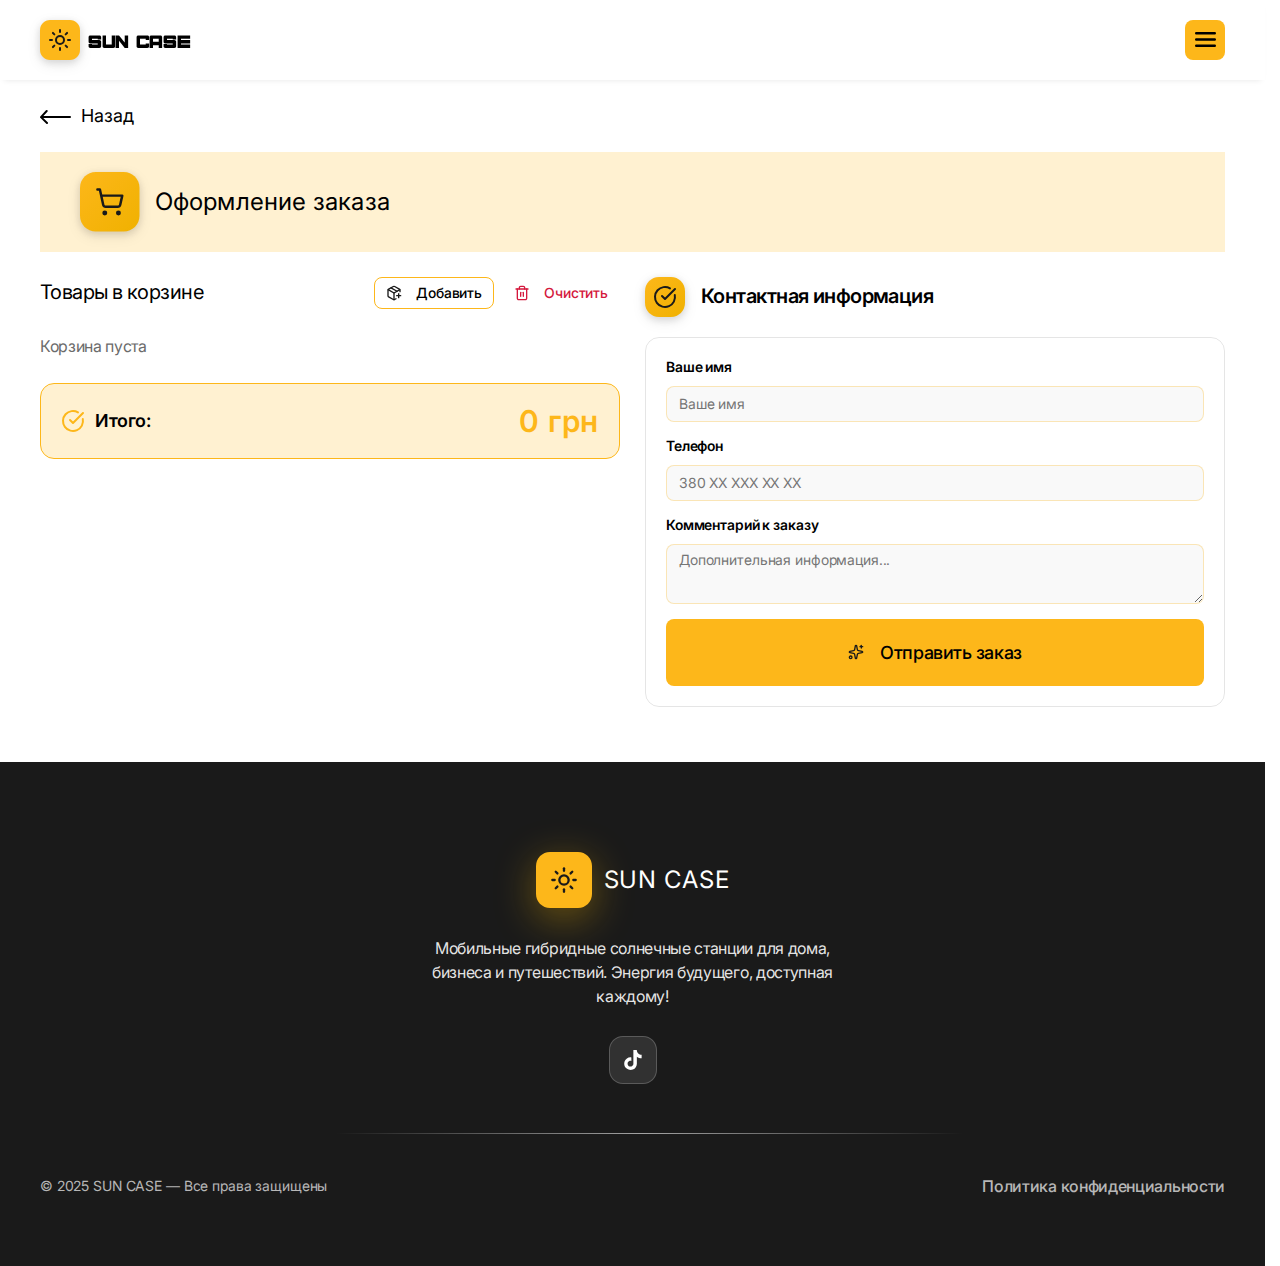
<file: basket.html>
<!DOCTYPE html>
<html lang="en">
  <head>
    <meta charset="UTF-8" />
    <meta name="viewport" content="width=device-width, initial-scale=1.0" />
    <meta
      name="description"
      content="Продажа мобильных гибридных солнечных электростанций для дома и бизнеса. Выгодные цены, гарантия."
    />
    <meta
      name="keywords"
      content="солнечные электростанции Украина, купить солнечную станцию для дома, готовые решения солнечных станций, гибридные электростанции, мобильные солнечные электростанции, Sun Case"
    />
    <meta name="geo.region" content="UA" />
    <title>Корзина товаров | Sun Case ⚡️ Солнечные станции</title>
    <link rel="stylesheet" href="./styles/normalize.css" />
    <link rel="stylesheet" href="./styles/fonts.css" />
    <link rel="stylesheet" href="./styles/style.css" />
  </head>

  <body>
    <header class="header">
      <div class="header__body flex-center container">
        <a href="index.html" class="header__logo flex-center">
          <span class="header__logo-icon-wrapper box-shadow content-size">
            <svg
              width="40"
              height="40"
              viewBox="0 0 40 40"
              fill="none"
              xmlns="http://www.w3.org/2000/svg"
            >
              <path
                d="M0 10C0 4.47715 4.47715 0 10 0H30C35.5228 0 40 4.47715 40 10V30C40 35.5228 35.5228 40 30 40H10C4.47715 40 0 35.5228 0 30V10Z"
                fill="#FDB71A"
              />
              <path
                d="M20 24C22.2091 24 24 22.2091 24 20C24 17.7909 22.2091 16 20 16C17.7909 16 16 17.7909 16 20C16 22.2091 17.7909 24 20 24Z"
                stroke="#1A1A1A"
                stroke-width="2"
                stroke-linecap="round"
                stroke-linejoin="round"
              />
              <path
                d="M20 10V12"
                stroke="#1A1A1A"
                stroke-width="2"
                stroke-linecap="round"
                stroke-linejoin="round"
              />
              <path
                d="M20 28V30"
                stroke="#1A1A1A"
                stroke-width="2"
                stroke-linecap="round"
                stroke-linejoin="round"
              />
              <path
                d="M12.9301 12.9302L14.3401 14.3402"
                stroke="#1A1A1A"
                stroke-width="2"
                stroke-linecap="round"
                stroke-linejoin="round"
              />
              <path
                d="M25.66 25.6602L27.07 27.0702"
                stroke="#1A1A1A"
                stroke-width="2"
                stroke-linecap="round"
                stroke-linejoin="round"
              />
              <path
                d="M10 20H12"
                stroke="#1A1A1A"
                stroke-width="2"
                stroke-linecap="round"
                stroke-linejoin="round"
              />
              <path
                d="M28 20H30"
                stroke="#1A1A1A"
                stroke-width="2"
                stroke-linecap="round"
                stroke-linejoin="round"
              />
              <path
                d="M14.3401 25.6602L12.9301 27.0702"
                stroke="#1A1A1A"
                stroke-width="2"
                stroke-linecap="round"
                stroke-linejoin="round"
              />
              <path
                d="M27.07 12.9302L25.66 14.3402"
                stroke="#1A1A1A"
                stroke-width="2"
                stroke-linecap="round"
                stroke-linejoin="round"
              />
            </svg>
          </span>
          <span class="header__logo-text">SUN CASE</span>
        </a>
        <nav class="header__nav">
          <ul class="header__nav-list flex-center hidden-mobile">
            <li class="header__item">
              <a
                href="index.html#catalog"
                class="header__link"
                onclick="mobileOverlay.close()"
                data-lang-key="translate_1"
              >
                Каталог
              </a>
            </li>
            <li class="header__item">
              <a
                href="index.html#video-review"
                class="header__link"
                onclick="mobileOverlay.close()"
                data-lang-key="translate_2"
              >
                Видео-обзор
              </a>
            </li>
            <li class="header__item">
              <a
                href="index.html#about-station"
                class="header__link"
                onclick="mobileOverlay.close()"
                data-lang-key="translate_3"
              >
                О станции
              </a>
            </li>
            <li class="header__item">
              <a
                href="index.html#contacts"
                class="header__link"
                onclick="mobileOverlay.close()"
                data-lang-key="translate_04"
              >
                Контакты
              </a>
            </li>
          </ul>
          <ul class="header__buttons-list hidden-mobile">
            <li class="header__buttons-item flex-center">
              <!-- аккордеон смены языка: -->
              <details class="header__lang closing-accordion">
                <summary class="hidden-summary-arrow">
                  <!-- спан RU :  -->
                  <span
                    class="ru header__lang-cont flex-center header__lang-summary"
                    data-lang="ru"
                  >
                    <span
                      class="header__lang-cont-icon-wrapper box-shadow content-size"
                    >
                      <svg
                        width="26"
                        height="26"
                        viewBox="0 0 26 26"
                        fill="none"
                        xmlns="http://www.w3.org/2000/svg"
                      >
                        <path
                          d="M0 13C0 5.8203 5.8203 0 13 0C20.1797 0 26 5.8203 26 13C26 20.1797 20.1797 26 13 26C5.8203 26 0 20.1797 0 13Z"
                          fill="url(#paint0_linear_108_1698)"
                        />
                        <path
                          d="M4.9929 17V8.27273H8.43608C9.09517 8.27273 9.65767 8.39062 10.1236 8.62642C10.5923 8.85937 10.9489 9.19034 11.1932 9.61932C11.4403 10.0455 11.5639 10.5469 11.5639 11.1236C11.5639 11.7031 11.4389 12.2017 11.1889 12.6193C10.9389 13.0341 10.5767 13.3523 10.1023 13.5739C9.63068 13.7955 9.05966 13.9062 8.3892 13.9062H6.08381V12.4233H8.09091C8.44318 12.4233 8.7358 12.375 8.96875 12.2784C9.2017 12.1818 9.375 12.0369 9.48864 11.8438C9.60511 11.6506 9.66335 11.4105 9.66335 11.1236C9.66335 10.8338 9.60511 10.5895 9.48864 10.3906C9.375 10.1918 9.20028 10.0412 8.96449 9.93892C8.73153 9.83381 8.4375 9.78125 8.08239 9.78125H6.83807V17H4.9929ZM9.70597 13.0284L11.875 17H9.83807L7.71591 13.0284H9.70597ZM18.2585 8.27273H20.1037V13.9403C20.1037 14.5767 19.9517 15.1335 19.6477 15.6108C19.3466 16.0881 18.9247 16.4602 18.3821 16.7273C17.8395 16.9915 17.2074 17.1236 16.4858 17.1236C15.7614 17.1236 15.1278 16.9915 14.5852 16.7273C14.0426 16.4602 13.6207 16.0881 13.3196 15.6108C13.0185 15.1335 12.8679 14.5767 12.8679 13.9403V8.27273H14.7131V13.7827C14.7131 14.1151 14.7855 14.4105 14.9304 14.669C15.0781 14.9276 15.2855 15.1307 15.5526 15.2784C15.8196 15.4261 16.1307 15.5 16.4858 15.5C16.8438 15.5 17.1548 15.4261 17.419 15.2784C17.6861 15.1307 17.892 14.9276 18.0369 14.669C18.1847 14.4105 18.2585 14.1151 18.2585 13.7827V8.27273Z"
                          fill="#1A1A1A"
                        />
                        <defs>
                          <linearGradient
                            id="paint0_linear_108_1698"
                            x1="0"
                            y1="0"
                            x2="26"
                            y2="26"
                            gradientUnits="userSpaceOnUse"
                          >
                            <stop stop-color="#FDB71A" />
                            <stop offset="0.5" stop-color="#FDC700" />
                            <stop offset="1" stop-color="#FF8904" />
                          </linearGradient>
                        </defs>
                      </svg>
                    </span>
                    <span class="header__lang-cont-text-wrapper">RU</span>
                  </span>
                  <!-- спан UK :  -->
                  <span
                    class="ua header__lang-cont flex-center header__lang-summary"
                    data-lang="ua"
                    style="display: none"
                  >
                    <span
                      class="header__lang-cont-icon-wrapper box-shadow content-size"
                    >
                      <svg
                        width="26"
                        height="26"
                        viewBox="0 0 26 26"
                        fill="none"
                        xmlns="http://www.w3.org/2000/svg"
                      >
                        <path
                          d="M0 13C0 5.8203 5.8203 0 13 0C20.1797 0 26 5.8203 26 13C26 20.1797 20.1797 26 13 26C5.8203 26 0 20.1797 0 13Z"
                          fill="url(#paint0_linear_108_1705)"
                        />
                        <path
                          d="M9.88352 8.27273H11.7287V13.9403C11.7287 14.5767 11.5767 15.1335 11.2727 15.6108C10.9716 16.0881 10.5497 16.4602 10.0071 16.7273C9.46449 16.9915 8.83239 17.1236 8.1108 17.1236C7.38636 17.1236 6.75284 16.9915 6.21023 16.7273C5.66761 16.4602 5.24574 16.0881 4.9446 15.6108C4.64347 15.1335 4.4929 14.5767 4.4929 13.9403V8.27273H6.33807V13.7827C6.33807 14.1151 6.41051 14.4105 6.5554 14.669C6.70313 14.9276 6.91051 15.1307 7.17756 15.2784C7.4446 15.4261 7.75568 15.5 8.1108 15.5C8.46875 15.5 8.77983 15.4261 9.04403 15.2784C9.31108 15.1307 9.51705 14.9276 9.66193 14.669C9.80966 14.4105 9.88352 14.1151 9.88352 13.7827V8.27273ZM14.7511 17H12.7738L15.7866 8.27273H18.1644L21.1729 17H19.1957L17.0096 10.267H16.9414L14.7511 17ZM14.6275 13.5696H19.2979V15.0099H14.6275V13.5696Z"
                          fill="#1A1A1A"
                        />
                        <defs>
                          <linearGradient
                            id="paint0_linear_108_1705"
                            x1="0"
                            y1="0"
                            x2="26"
                            y2="26"
                            gradientUnits="userSpaceOnUse"
                          >
                            <stop stop-color="#FDB71A" />
                            <stop offset="0.5" stop-color="#FDC700" />
                            <stop offset="1" stop-color="#FF8904" />
                          </linearGradient>
                        </defs>
                      </svg>
                    </span>
                    <span class="header__lang-cont-text-wrapper">UA</span>
                  </span>
                </summary>
                <ul class="header__lang-links-list">
                  <li
                    class="header__lang-links-item header__lang-links-item--active"
                  >
                    <button
                      type="button"
                      class="header__lang-link"
                      data-lang="ru"
                    >
                      <span
                        class="header__lang-link-icon-wrapper box-shadow content-size"
                      >
                        <svg
                          width="26"
                          height="26"
                          viewBox="0 0 26 26"
                          fill="none"
                          xmlns="http://www.w3.org/2000/svg"
                        >
                          <path
                            d="M0 13C0 5.8203 5.8203 0 13 0C20.1797 0 26 5.8203 26 13C26 20.1797 20.1797 26 13 26C5.8203 26 0 20.1797 0 13Z"
                            fill="url(#paint0_linear_ru_accordion)"
                          />
                          <path
                            d="M4.9929 17V8.27273H8.43608C9.09517 8.27273 9.65767 8.39062 10.1236 8.62642C10.5923 8.85937 10.9489 9.19034 11.1932 9.61932C11.4403 10.0455 11.5639 10.5469 11.5639 11.1236C11.5639 11.7031 11.4389 12.2017 11.1889 12.6193C10.9389 13.0341 10.5767 13.3523 10.1023 13.5739C9.63068 13.7955 9.05966 13.9062 8.3892 13.9062H6.08381V12.4233H8.09091C8.44318 12.4233 8.7358 12.375 8.96875 12.2784C9.2017 12.1818 9.375 12.0369 9.48864 11.8438C9.60511 11.6506 9.66335 11.4105 9.66335 11.1236C9.66335 10.8338 9.60511 10.5895 9.48864 10.3906C9.375 10.1918 9.20028 10.0412 8.96449 9.93892C8.73153 9.83381 8.4375 9.78125 8.08239 9.78125H6.83807V17H4.9929ZM9.70597 13.0284L11.875 17H9.83807L7.71591 13.0284H9.70597ZM18.2585 8.27273H20.1037V13.9403C20.1037 14.5767 19.9517 15.1335 19.6477 15.6108C19.3466 16.0881 18.9247 16.4602 18.3821 16.7273C17.8395 16.9915 17.2074 17.1236 16.4858 17.1236C15.7614 17.1236 15.1278 16.9915 14.5852 16.7273C14.0426 16.4602 13.6207 16.0881 13.3196 15.6108C13.0185 15.1335 12.8679 14.5767 12.8679 13.9403V8.27273H14.7131V13.7827C14.7131 14.1151 14.7855 14.4105 14.9304 14.669C15.0781 14.9276 15.2855 15.1307 15.5526 15.2784C15.8196 15.4261 16.1307 15.5 16.4858 15.5C16.8438 15.5 17.1548 15.4261 17.419 15.2784C17.6861 15.1307 17.892 14.9276 18.0369 14.669C18.1847 14.4105 18.2585 14.1151 18.2585 13.7827V8.27273Z"
                            fill="#1A1A1A"
                          />
                          <defs>
                            <linearGradient
                              id="paint0_linear_ru_accordion"
                              x1="0"
                              y1="0"
                              x2="26"
                              y2="26"
                              gradientUnits="userSpaceOnUse"
                            >
                              <stop stop-color="#FDB71A" />
                              <stop offset="0.5" stop-color="#FDC700" />
                              <stop offset="1" stop-color="#FF8904" />
                            </linearGradient>
                          </defs>
                        </svg>
                      </span>
                      <span class="header__lang-cont-text-wrapper">
                        Русский
                      </span>
                    </button>
                  </li>
                  <li class="header__lang-links-item">
                    <button
                      type="button"
                      class="header__lang-link"
                      data-lang="ua"
                    >
                      <span
                        class="header__lang-link-icon-wrapper box-shadow content-size"
                      >
                        <svg
                          width="26"
                          height="26"
                          viewBox="0 0 26 26"
                          fill="none"
                          xmlns="http://www.w3.org/2000/svg"
                        >
                          <path
                            d="M0 13C0 5.8203 5.8203 0 13 0C20.1797 0 26 5.8203 26 13C26 20.1797 20.1797 26 13 26C5.8203 26 0 20.1797 0 13Z"
                            fill="url(#paint0_linear_ua_accordion)"
                          />
                          <path
                            d="M9.88352 8.27273H11.7287V13.9403C11.7287 14.5767 11.5767 15.1335 11.2727 15.6108C10.9716 16.0881 10.5497 16.4602 10.0071 16.7273C9.46449 16.9915 8.83239 17.1236 8.1108 17.1236C7.38636 17.1236 6.75284 16.9915 6.21023 16.7273C5.66761 16.4602 5.24574 16.0881 4.9446 15.6108C4.64347 15.1335 4.4929 14.5767 4.4929 13.9403V8.27273H6.33807V13.7827C6.33807 14.1151 6.41051 14.4105 6.5554 14.669C6.70313 14.9276 6.91051 15.1307 7.17756 15.2784C7.4446 15.4261 7.75568 15.5 8.1108 15.5C8.46875 15.5 8.77983 15.4261 9.04403 15.2784C9.31108 15.1307 9.51705 14.9276 9.66193 14.669C9.80966 14.4105 9.88352 14.1151 9.88352 13.7827V8.27273ZM14.7511 17H12.7738L15.7866 8.27273H18.1644L21.1729 17H19.1957L17.0096 10.267H16.9414L14.7511 17ZM14.6275 13.5696H19.2979V15.0099H14.6275V13.5696Z"
                            fill="#1A1A1A"
                          />
                          <defs>
                            <linearGradient
                              id="paint0_linear_ua_accordion"
                              x1="0"
                              y1="0"
                              x2="26"
                              y2="26"
                              gradientUnits="userSpaceOnUse"
                            >
                              <stop stop-color="#FDB71A" />
                              <stop offset="0.5" stop-color="#FDC700" />
                              <stop offset="1" stop-color="#FF8904" />
                            </linearGradient>
                          </defs>
                        </svg>
                      </span>
                      <span class="header__lang-cont-text-wrapper">
                        Український
                      </span>
                    </button>
                  </li>
                </ul>
              </details>
            </li>
            <li class="header__buttons-item flex-center">
              <!-- ссылка(пока что) на корзину: -->
              <a href="basket.html" class="header__basket">
                <span class="header__basket-icon-wrapper content-size">
                  <svg
                    width="40"
                    height="40"
                    viewBox="0 0 40 40"
                    fill="none"
                    xmlns="http://www.w3.org/2000/svg"
                  >
                    <path
                      d="M15 30C15.5523 30 16 29.5523 16 29C16 28.4477 15.5523 28 15 28C14.4477 28 14 28.4477 14 29C14 29.5523 14.4477 30 15 30Z"
                      stroke="#1A1A1A"
                      stroke-width="2"
                      stroke-linecap="round"
                      stroke-linejoin="round"
                    />
                    <path
                      d="M26 30C26.5523 30 27 29.5523 27 29C27 28.4477 26.5523 28 26 28C25.4477 28 25 28.4477 25 29C25 29.5523 25.4477 30 26 30Z"
                      stroke="#1A1A1A"
                      stroke-width="2"
                      stroke-linecap="round"
                      stroke-linejoin="round"
                    />
                    <path
                      d="M9.0498 10.0498H11.0498L13.7098 22.4698C13.8074 22.9247 14.0605 23.3313 14.4255 23.6197C14.7906 23.908 15.2447 24.0602 15.7098 24.0498H25.4898C25.945 24.0491 26.3863 23.8931 26.7408 23.6076C27.0954 23.3222 27.3419 22.9243 27.4398 22.4798L29.0898 15.0498H12.1198"
                      stroke="#1A1A1A"
                      stroke-width="2"
                      stroke-linecap="round"
                      stroke-linejoin="round"
                    />
                  </svg>
                </span>
                <span class="visually-hidden">Корзина</span>
              </a>
            </li>
            <li class="header__buttons-item flex-center">
              <!-- повторная ссылка(пока что) на корзину в виде кнопки №заказать": -->
              <a
                href="basket.html"
                class="header__order"
                data-lang-key="translate_87"
              >
                Заказать
              </a>
            </li>
          </ul>
        </nav>
        <button
          class="header__burger-button burger-button visible-mobile"
          type="button"
          onclick="mobileOverlay.showModal()"
        >
          <span class="visually-hidden">Открыть меню навигации</span>
          <span class="header__burger-button-icon-wrapper content-size">
            <svg
              width="40"
              height="40"
              viewBox="0 0 40 40"
              fill="none"
              xmlns="http://www.w3.org/2000/svg"
            >
              <rect width="40" height="40" rx="8" fill="#FDB71A" />
              <path
                fill-rule="evenodd"
                clip-rule="evenodd"
                d="M10 13.25C10 12.5596 10.6716 12 11.5 12H29.5C30.3284 12 31 12.5596 31 13.25C31 13.9404 30.3284 14.5 29.5 14.5H11.5C10.6716 14.5 10 13.9404 10 13.25ZM10 19.5C10 18.8097 10.6716 18.25 11.5 18.25H29.5C30.3284 18.25 31 18.8097 31 19.5C31 20.1904 30.3284 20.75 29.5 20.75H11.5C10.6716 20.75 10 20.1904 10 19.5ZM10 25.75C10 25.0597 10.6716 24.5 11.5 24.5H29.5C30.3284 24.5 31 25.0597 31 25.75C31 26.4404 30.3284 27 29.5 27H11.5C10.6716 27 10 26.4404 10 25.75Z"
                fill="black"
              />
            </svg>
          </span>
        </button>
      </div>
    </header>
    <main class="main">
      <div class="container">
        <a class="section__bread-crumb flex-center" href="index.html">
          <span class="content-size">
            <svg
              width="31"
              height="32"
              viewBox="0 0 31 32"
              fill="none"
              xmlns="http://www.w3.org/2000/svg"
            >
              <path
                d="M6.6962 10.9999L1 17.1557L7 22.9999"
                stroke="black"
                stroke-width="2"
                stroke-miterlimit="10"
                stroke-linecap="round"
                stroke-linejoin="round"
              />
              <path
                d="M2 16.9999L30 16.9999"
                stroke="black"
                stroke-width="2"
                stroke-miterlimit="10"
                stroke-linecap="round"
                stroke-linejoin="round"
              />
            </svg>
          </span>
          <span>Назад</span>
        </a>
        <section class="section2 basket">
          <div class="section2__title flex-center">
            <div class="section2__title-body flex-center container">
              <span
                class="section2__title-icon-wrapper box-shadow content-size"
              >
                <svg
                  width="61"
                  height="61"
                  viewBox="0 0 61 61"
                  fill="none"
                  xmlns="http://www.w3.org/2000/svg"
                >
                  <path
                    d="M0 16C0 7.16345 7.16344 0 16 0H44.4948C53.3313 0 60.4948 7.16344 60.4948 16V44.4948C60.4948 53.3313 53.3313 60.4948 44.4948 60.4948H16C7.16345 60.4948 0 53.3313 0 44.4948V16Z"
                    fill="url(#paint0_linear_297_3305)"
                  />
                  <path
                    d="M25.2066 42.8504C25.9026 42.8504 26.4669 42.2862 26.4669 41.5901C26.4669 40.8941 25.9026 40.3298 25.2066 40.3298C24.5105 40.3298 23.9463 40.8941 23.9463 41.5901C23.9463 42.2862 24.5105 42.8504 25.2066 42.8504Z"
                    stroke="#1A1A1A"
                    stroke-width="2.52061"
                    stroke-linecap="round"
                    stroke-linejoin="round"
                  />
                  <path
                    d="M39.0699 42.8504C39.7659 42.8504 40.3302 42.2862 40.3302 41.5901C40.3302 40.8941 39.7659 40.3298 39.0699 40.3298C38.3738 40.3298 37.8096 40.8941 37.8096 41.5901C37.8096 42.2862 38.3738 42.8504 39.0699 42.8504Z"
                    stroke="#1A1A1A"
                    stroke-width="2.52061"
                    stroke-linecap="round"
                    stroke-linejoin="round"
                  />
                  <path
                    d="M17.708 17.7074H20.2286L23.581 33.3604C23.704 33.9337 24.023 34.4461 24.4831 34.8096C24.9431 35.173 25.5155 35.3647 26.1017 35.3517H38.4275C39.0011 35.3508 39.5573 35.1542 40.0041 34.7944C40.451 34.4347 40.7617 33.9333 40.8851 33.373L42.9646 24.0089H21.5772"
                    stroke="#1A1A1A"
                    stroke-width="2.52061"
                    stroke-linecap="round"
                    stroke-linejoin="round"
                  />
                  <defs>
                    <linearGradient
                      id="paint0_linear_297_3305"
                      x1="0"
                      y1="0"
                      x2="60.4948"
                      y2="60.4948"
                      gradientUnits="userSpaceOnUse"
                    >
                      <stop stop-color="#FDB71A" />
                      <stop offset="1" stop-color="#F0B100" />
                    </linearGradient>
                  </defs>
                </svg>
              </span>
              <h1 class="section2__title-text" data-lang-key="translate_165">
                Оформление заказа
              </h1>
            </div>
          </div>
          <div class="basket__body">
            <div class="basket__info-cont">
              <div class="basket__top-cont flex-center">
                <h2 class="basket__top-title" data-lang-key="translate_166">
                  Товары в корзине
                </h2>
                <span class="basket__top-buttons">
                  <button
                    class="basket__top-button basket__add basket__top-button--with-border flex-center"
                    type="button"
                    data-lang-key="translate_169"
                  >
                    <span class="basket__top-button-icon-wrapper content-size">
                      <svg
                        width="16"
                        height="16"
                        viewBox="0 0 16 16"
                        fill="none"
                        xmlns="http://www.w3.org/2000/svg"
                      >
                        <path
                          d="M10.667 10.6667H14.667"
                          stroke="#1A1A1A"
                          stroke-width="1.33333"
                          stroke-linecap="round"
                          stroke-linejoin="round"
                        />
                        <path
                          d="M12.667 8.66675V12.6667"
                          stroke="#1A1A1A"
                          stroke-width="1.33333"
                          stroke-linecap="round"
                          stroke-linejoin="round"
                        />
                        <path
                          d="M14 6.66668V5.33335C13.9998 5.09953 13.938 4.86989 13.821 4.66746C13.704 4.46503 13.5358 4.29692 13.3333 4.18002L8.66667 1.51335C8.46397 1.39633 8.23405 1.33472 8 1.33472C7.76595 1.33472 7.53603 1.39633 7.33333 1.51335L2.66667 4.18002C2.46418 4.29692 2.29599 4.46503 2.17897 4.66746C2.06196 4.86989 2.00024 5.09953 2 5.33335V10.6667C2.00024 10.9005 2.06196 11.1301 2.17897 11.3326C2.29599 11.535 2.46418 11.7031 2.66667 11.82L7.33333 14.4867C7.53603 14.6037 7.76595 14.6653 8 14.6653C8.23405 14.6653 8.46397 14.6037 8.66667 14.4867L10 13.7267"
                          stroke="#1A1A1A"
                          stroke-width="1.33333"
                          stroke-linecap="round"
                          stroke-linejoin="round"
                        />
                        <path
                          d="M5 2.84668L11 6.28001"
                          stroke="#1A1A1A"
                          stroke-width="1.33333"
                          stroke-linecap="round"
                          stroke-linejoin="round"
                        />
                        <path
                          d="M2.19336 4.66675L8.00003 8.00008L13.8067 4.66675"
                          stroke="#1A1A1A"
                          stroke-width="1.33333"
                          stroke-linecap="round"
                          stroke-linejoin="round"
                        />
                        <path
                          d="M8 14.6667V8"
                          stroke="#1A1A1A"
                          stroke-width="1.33333"
                          stroke-linecap="round"
                          stroke-linejoin="round"
                        />
                      </svg>
                    </span>
                    Добавить
                  </button>
                  <button
                  class="basket__top-button basket__top-button--without-border flex-center basket__top-button--clear-all"
                    type="button"
                    data-lang-key="translate_176"
                  >
                    <span class="basket__top-button-icon-wrapper content-size">
                      <svg
                        width="16"
                        height="16"
                        viewBox="0 0 16 16"
                        fill="none"
                        xmlns="http://www.w3.org/2000/svg"
                      >
                        <path
                          d="M6.66699 7.3335V11.3335"
                          stroke="#D4183D"
                          stroke-width="1.33333"
                          stroke-linecap="round"
                          stroke-linejoin="round"
                        />
                        <path
                          d="M9.33301 7.3335V11.3335"
                          stroke="#D4183D"
                          stroke-width="1.33333"
                          stroke-linecap="round"
                          stroke-linejoin="round"
                        />
                        <path
                          d="M12.6663 4V13.3333C12.6663 13.687 12.5259 14.0261 12.2758 14.2761C12.0258 14.5262 11.6866 14.6667 11.333 14.6667H4.66634C4.31272 14.6667 3.97358 14.5262 3.72353 14.2761C3.47348 14.0261 3.33301 13.687 3.33301 13.3333V4"
                          stroke="#D4183D"
                          stroke-width="1.33333"
                          stroke-linecap="round"
                          stroke-linejoin="round"
                        />
                        <path
                          d="M2 4H14"
                          stroke="#D4183D"
                          stroke-width="1.33333"
                          stroke-linecap="round"
                          stroke-linejoin="round"
                        />
                        <path
                          d="M5.33301 4.00016V2.66683C5.33301 2.31321 5.47348 1.97407 5.72353 1.72402C5.97358 1.47397 6.31272 1.3335 6.66634 1.3335H9.33301C9.68663 1.3335 10.0258 1.47397 10.2758 1.72402C10.5259 1.97407 10.6663 2.31321 10.6663 2.66683V4.00016"
                          stroke="#D4183D"
                          stroke-width="1.33333"
                          stroke-linecap="round"
                          stroke-linejoin="round"
                        />
                      </svg>
                    </span>
                    Очистить
                  </button>

                </span>
                <div class="basket__select-cont visually-hidden">
                  <div class="basket__select-description flex-center">
                    <span
                      class="basket__select-description-icon-wrapper content-size"
                    >
                      <svg
                        width="20"
                        height="20"
                        viewBox="0 0 20 20"
                        fill="none"
                        xmlns="http://www.w3.org/2000/svg"
                      >
                        <path
                          d="M13.3335 13.3334H18.3335"
                          stroke="#FDB71A"
                          stroke-width="1.66667"
                          stroke-linecap="round"
                          stroke-linejoin="round"
                        />
                        <path
                          d="M15.8335 10.8334V15.8334"
                          stroke="#FDB71A"
                          stroke-width="1.66667"
                          stroke-linecap="round"
                          stroke-linejoin="round"
                        />
                        <path
                          d="M17.5 8.33329V6.66663C17.4997 6.37435 17.4225 6.0873 17.2763 5.83426C17.13 5.58122 16.9198 5.37109 16.6667 5.22496L10.8333 1.89163C10.58 1.74535 10.2926 1.66833 10 1.66833C9.70744 1.66833 9.42003 1.74535 9.16667 1.89163L3.33333 5.22496C3.08022 5.37109 2.86998 5.58122 2.72372 5.83426C2.57745 6.0873 2.5003 6.37435 2.5 6.66663V13.3333C2.5003 13.6256 2.57745 13.9126 2.72372 14.1657C2.86998 14.4187 3.08022 14.6288 3.33333 14.775L9.16667 18.1083C9.42003 18.2546 9.70744 18.3316 10 18.3316C10.2926 18.3316 10.58 18.2546 10.8333 18.1083L12.5 17.1583"
                          stroke="#FDB71A"
                          stroke-width="1.66667"
                          stroke-linecap="round"
                          stroke-linejoin="round"
                        />
                        <path
                          d="M6.25 3.55835L13.75 7.85002"
                          stroke="#FDB71A"
                          stroke-width="1.66667"
                          stroke-linecap="round"
                          stroke-linejoin="round"
                        />
                        <path
                          d="M2.7417 5.83337L10 10L17.2584 5.83337"
                          stroke="#FDB71A"
                          stroke-width="1.66667"
                          stroke-linecap="round"
                          stroke-linejoin="round"
                        />
                        <path
                          d="M10 18.3333V10"
                          stroke="#FDB71A"
                          stroke-width="1.66667"
                          stroke-linecap="round"
                          stroke-linejoin="round"
                        />
                      </svg>
                    </span>
                    <span
                      class="basket__select-description-text"
                      data-lang-key="translate_167"
                    >
                      Выберите товар для добавления:
                    </span>
                  </div>

                  <div class="basket__select-horizontal-cont content-size">
                    <details class="basket__select-details">
                      <summary
                        class="hidden-summary-arrow basket__select-choice flex-center"
                      >
                        <div class="basket__selected-product">
                          ---
                        </div>
                        <span
                          class="basket__select-choice-icon-wrapper content-size"
                        >
                          <svg
                            width="16"
                            height="16"
                            viewBox="0 0 16 16"
                            fill="none"
                            xmlns="http://www.w3.org/2000/svg"
                          >
                            <g opacity="0.5">
                              <path
                                d="M4 6L8 10L12 6"
                                stroke="#6B6B6B"
                                stroke-width="1.33333"
                                stroke-linecap="round"
                                stroke-linejoin="round"
                              />
                            </g>
                          </svg>
                        </span>
                      </summary>
                      <ul class="basket__select-list">
                        <li class="basket__select-item">
                          <button
                            type="button"
                            class="basket__select-product-button"
                            
                            data-name="SUNCASE-500W-50ah"
                            data-price="12199"
                            data-product-id="sun-case-500w-50ah"
                          >
                            <div class="basket__select-product-name">
                              SUN CASE 500W 50Ач - 12 199 ₴
                            </div>
                          </button>
                        </li>
                        <li class="basket__select-item">
                          <button
                            type="button"
                            class="basket__select-product-button"
                            
                            data-name="SUNCASE-1000W-50ah"
                            data-price="14599"
                            data-product-id="sun-case-1000w-50ah"
                          >
                            <div class="basket__select-product-name">
                              SUN CASE 1000W 50Ач - 14599 ₴
                            </div>
                          </button>
                        </li>
                        <li class="basket__select-item">
                          <button
                            type="button"
                            class="basket__select-product-button"
                            
                            data-name="SUNCASE-1000W-100ah"
                            data-price="17499"
                            data-product-id="sun-case-1000w-100ah"
                          >
                            <div class="basket__select-product-name">
                              SUN CASE 1000W 100Ач - 17499 ₴
                            </div>
                          </button>
                        </li>
                        <li class="basket__select-item">
                          <button
                            type="button"
                            class="basket__select-product-button"
                            
                            data-name="SUNCASE-1500W-100ah"
                            data-price="18499"
                            data-product-id="sun-case-1500w-100ah"
                          >
                            <div class="basket__select-product-name">
                              SUN CASE 1500W 100Ач - 18 499 ₴
                            </div>
                          </button>
                        </li>
                        <li class="basket__select-item">
                          <button
                            type="button"
                            class="basket__select-product-button"
                            data-id="5"
                            data-name="SUNCASE-2000W-100ah"
                            data-price="19999"
                            data-product-id="sun-case-2000w-100ah"
                          >
                            <div class="basket__select-product-name">
                              SUN CASE 2000W 100Ач - 19 999 ₴
                            </div>
                          </button>
                        </li>
                      </ul>
                    </details>
                  </div>

                </div>
              </div>
              <ul class="basket__card-list">
                <li class="basket__card-item">
                  <article class="basket-card">
                    <a
                      class="basket-card__image-link content-size"
                      href="sun-case-500w-50ah.html"
                    >
                      <picture class="basket-card__image">
                        <source
                          type="image/avif"
                          srcset="./images/basket-card-image.avif"
                        />
                        <img
                          class="catalog-card__image"
                          src="./images/basket-card-image.jpg"
                          height="94"
                          width="94"
                          loading="lazy"
                          alt=""
                        />
                      </picture>
                    </a>
                    <div class="basket-card__center">
                      <a
                        class="basket-card__title"
                        href="sun-case-500w-50ah.html"
                      >
                        SUN CASE 500W 50Ач
                      </a>
                      <div
                        class="basket-card__characteristic-cont flex-center flex-center--column"
                      >
                        <div class="basket-card__characteristic flex-center">
                          <span
                            class="basket-card__characteristic-icon-wrapper content-size"
                          >
                            <svg
                              width="20"
                              height="20"
                              viewBox="0 0 20 20"
                              fill="none"
                              xmlns="http://www.w3.org/2000/svg"
                            >
                              <path
                                d="M3.33325 11.6667C3.17555 11.6673 3.02094 11.623 2.88737 11.5392C2.75381 11.4554 2.64677 11.3354 2.5787 11.1931C2.51063 11.0509 2.48432 10.8922 2.50283 10.7356C2.52133 10.579 2.5839 10.4309 2.68325 10.3084L10.9332 1.80839C10.9951 1.73696 11.0795 1.68868 11.1724 1.6715C11.2653 1.65431 11.3613 1.66923 11.4447 1.71381C11.528 1.75838 11.5937 1.82997 11.631 1.91681C11.6683 2.00365 11.675 2.10059 11.6499 2.19172L10.0499 7.20839C10.0027 7.33466 9.98689 7.47049 10.0037 7.60423C10.0206 7.73797 10.0696 7.86562 10.1467 7.97624C10.2237 8.08686 10.3264 8.17715 10.446 8.23935C10.5656 8.30156 10.6984 8.33383 10.8332 8.33339H16.6666C16.8243 8.33285 16.9789 8.37707 17.1124 8.46091C17.246 8.54474 17.3531 8.66476 17.4211 8.80701C17.4892 8.94926 17.5155 9.1079 17.497 9.26451C17.4785 9.42111 17.4159 9.56926 17.3166 9.69172L9.06658 18.1917C9.00469 18.2632 8.92036 18.3114 8.82743 18.3286C8.73449 18.3458 8.63848 18.3309 8.55514 18.2863C8.4718 18.2417 8.40609 18.1701 8.3688 18.0833C8.33151 17.9965 8.32485 17.8995 8.34991 17.8084L9.94991 12.7917C9.99709 12.6655 10.0129 12.5296 9.99609 12.3959C9.97924 12.2621 9.9302 12.1345 9.85317 12.0239C9.77614 11.9132 9.67343 11.823 9.55385 11.7608C9.43426 11.6985 9.30137 11.6663 9.16658 11.6667H3.33325Z"
                                stroke="#FDB71A"
                                stroke-width="1.66667"
                                stroke-linecap="round"
                                stroke-linejoin="round"
                              />
                            </svg>
                          </span>
                          <span data-lang-key="translate_25">
                            Мощность: 500W
                          </span>
                        </div>
                        <div class="basket-card__characteristic flex-center">
                          <span
                            class="basket-card__characteristic-icon-wrapper content-size"
                          >
                            <svg
                              width="20"
                              height="20"
                              viewBox="0 0 20 20"
                              fill="none"
                              xmlns="http://www.w3.org/2000/svg"
                            >
                              <path
                                d="M18.333 11.6666V8.33325"
                                stroke="#FDB71A"
                                stroke-width="1.66667"
                                stroke-linecap="round"
                                stroke-linejoin="round"
                              />
                              <path
                                d="M13.3337 5H3.33366C2.41318 5 1.66699 5.74619 1.66699 6.66667V13.3333C1.66699 14.2538 2.41318 15 3.33366 15H13.3337C14.2541 15 15.0003 14.2538 15.0003 13.3333V6.66667C15.0003 5.74619 14.2541 5 13.3337 5Z"
                                stroke="#FDB71A"
                                stroke-width="1.66667"
                                stroke-linecap="round"
                                stroke-linejoin="round"
                              />
                            </svg>
                          </span>
                          <span data-lang-key="translate_26">
                            Емкость: 50Ач
                          </span>
                        </div>
                      </div>
                      <div class="basket-card__buttons flex-center">
                        <div class="basket-card__quantity-buttons flex-center">
                          <button
                            class="basket-card__quantity-button basket-card__quantity-button--substract"
                            type="button"
                          >
                            <span
                              class="basket-card__quantity-button-icon-wrapper content-size"
                            >
                              <svg
                                width="32"
                                height="32"
                                viewBox="0 0 32 32"
                                fill="none"
                                xmlns="http://www.w3.org/2000/svg"
                              >
                                <path
                                  d="M11.333 16H20.6663"
                                  stroke="#FDB71A"
                                  stroke-width="1.33333"
                                  stroke-linecap="round"
                                  stroke-linejoin="round"
                                />
                              </svg>
                            </span>
                          </button>
                          <span class="basket-card__quantity-number">1</span>
                          <button
                            class="basket-card__quantity-button basket-card__quantity-button--add"
                            type="button"
                          >
                            <span
                              class="basket-card__quantity-button-icon-wrapper content-size"
                            >
                              <svg
                                width="32"
                                height="32"
                                viewBox="0 0 32 32"
                                fill="none"
                                xmlns="http://www.w3.org/2000/svg"
                              >
                                <path
                                  d="M11.333 16H20.6663"
                                  stroke="#FDB71A"
                                  stroke-width="1.33333"
                                  stroke-linecap="round"
                                  stroke-linejoin="round"
                                />
                                <path
                                  d="M16 11.3335V20.6668"
                                  stroke="#FDB71A"
                                  stroke-width="1.33333"
                                  stroke-linecap="round"
                                  stroke-linejoin="round"
                                />
                              </svg>
                            </span>
                          </button>
                        </div>
                        <button
                          class="basket-card__delete flex-center"
                          type="button"
                        >
                          <span
                            class="basket-card__delete-icon-wrapper content-size"
                          >
                            <svg
                              width="16"
                              height="16"
                              viewBox="0 0 16 16"
                              fill="none"
                              xmlns="http://www.w3.org/2000/svg"
                            >
                              <path
                                d="M6.66699 7.3335V11.3335"
                                stroke="#D4183D"
                                stroke-width="1.33333"
                                stroke-linecap="round"
                                stroke-linejoin="round"
                              />
                              <path
                                d="M9.33301 7.3335V11.3335"
                                stroke="#D4183D"
                                stroke-width="1.33333"
                                stroke-linecap="round"
                                stroke-linejoin="round"
                              />
                              <path
                                d="M12.6663 4V13.3333C12.6663 13.687 12.5259 14.0261 12.2758 14.2761C12.0258 14.5262 11.6866 14.6667 11.333 14.6667H4.66634C4.31272 14.6667 3.97358 14.5262 3.72353 14.2761C3.47348 14.0261 3.33301 13.687 3.33301 13.3333V4"
                                stroke="#D4183D"
                                stroke-width="1.33333"
                                stroke-linecap="round"
                                stroke-linejoin="round"
                              />
                              <path
                                d="M2 4H14"
                                stroke="#D4183D"
                                stroke-width="1.33333"
                                stroke-linecap="round"
                                stroke-linejoin="round"
                              />
                              <path
                                d="M5.33301 4.00016V2.66683C5.33301 2.31321 5.47348 1.97407 5.72353 1.72402C5.97358 1.47397 6.31272 1.3335 6.66634 1.3335H9.33301C9.68663 1.3335 10.0258 1.47397 10.2758 1.72402C10.5259 1.97407 10.6663 2.31321 10.6663 2.66683V4.00016"
                                stroke="#D4183D"
                                stroke-width="1.33333"
                                stroke-linecap="round"
                                stroke-linejoin="round"
                              />
                            </svg>
                          </span>
                        </button>
                      </div>
                    </div>
                    <div class="basket-card__end flex-center">
                      <span class="basket-card__price">12 199 ₴</span>
                    </div>
                  </article>
                </li>
              </ul>
              <div class="basket__total-price flex-center">
                <div class="basket__total-price__title flex-center">
                  <span
                    class="basket__total-price__title-icon-wrapper content-size"
                  >
                    <svg
                      width="32"
                      height="32"
                      viewBox="0 0 32 32"
                      fill="none"
                      xmlns="http://www.w3.org/2000/svg"
                    >
                      <path
                        d="M29.0681 13.3333C29.6771 16.3217 29.2431 19.4285 27.8386 22.1357C26.4341 24.8429 24.144 26.9867 21.3502 28.2097C18.5563 29.4328 15.4276 29.661 12.4859 28.8565C9.5441 28.0519 6.96705 26.2632 5.1845 23.7885C3.40195 21.3139 2.52163 18.303 2.69035 15.2578C2.85907 12.2127 4.06664 9.31744 6.11167 7.05488C8.1567 4.79232 10.9156 3.29923 13.9282 2.82459C16.9409 2.34995 20.0252 2.92247 22.6668 4.44665"
                        stroke="#FDB71A"
                        stroke-width="2.66667"
                        stroke-linecap="round"
                        stroke-linejoin="round"
                      />
                      <path
                        d="M12 14.6668L16 18.6668L29.3333 5.3335"
                        stroke="#FDB71A"
                        stroke-width="2.66667"
                        stroke-linecap="round"
                        stroke-linejoin="round"
                      />
                    </svg>
                  </span>
                  <span data-lang-key="translate_170">Итого:</span>
                </div>
                <div class="basket__total-price__sum">12 199 грн</div>
              </div>
            </div>
            <div class="basket__form-cont flex-center">
              <h2 class="basket__form-title gap16 flex-center">
                <span
                  class="basket__form-title-icon-wrapper box-shadow content-size"
                >
                  <svg
                    width="40"
                    height="40"
                    viewBox="0 0 40 40"
                    fill="none"
                    xmlns="http://www.w3.org/2000/svg"
                  >
                    <path
                      d="M0 14C0 6.26801 6.26801 0 14 0H26C33.732 0 40 6.26801 40 14V26C40 33.732 33.732 40 26 40H14C6.26801 40 0 33.732 0 26V14Z"
                      fill="url(#paint0_linear_280_6781)"
                    />
                    <path
                      d="M29.8011 18C30.2578 20.2413 29.9323 22.5714 28.879 24.6018C27.8256 26.6322 26.108 28.24 24.0126 29.1573C21.9172 30.0746 19.5707 30.2458 17.3644 29.6424C15.1581 29.0389 13.2253 27.6974 11.8884 25.8414C10.5515 23.9854 9.89122 21.7272 10.0178 19.4434C10.1443 17.1595 11.05 14.9881 12.5838 13.2912C14.1175 11.5942 16.1867 10.4744 18.4462 10.1184C20.7056 9.76247 23.0189 10.1918 25.0001 11.335"
                      stroke="#1A1A1A"
                      stroke-width="2"
                      stroke-linecap="round"
                      stroke-linejoin="round"
                    />
                    <path
                      d="M17 19L20 22L30 12"
                      stroke="#1A1A1A"
                      stroke-width="2"
                      stroke-linecap="round"
                      stroke-linejoin="round"
                    />
                    <defs>
                      <linearGradient
                        id="paint0_linear_280_6781"
                        x1="0"
                        y1="0"
                        x2="40"
                        y2="40"
                        gradientUnits="userSpaceOnUse"
                      >
                        <stop stop-color="#FDB71A" />
                        <stop offset="1" stop-color="#F0B100" />
                      </linearGradient>
                    </defs>
                  </svg>
                </span>
                <span
                  class="basket__form-title-text"
                  data-lang-key="translate_171"
                >
                  Контактная информация
                </span>
              </h2>
              <form class="basket__form" action="">
                <div class="basket__form-field">
                  <label
                    class="basket__form-field-label"
                    for="username"
                    data-lang-key="translate_172"
                  >
                    Ваше имя
                  </label>
                  <input
                    class="basket__form-field-control"
                    type="text"
                    id="username"
                    name="username"
                    placeholder="Ваше имя"
                    required
                  />
                </div>
                <div class="basket__form-field">
                  <label class="basket__form-field-label" for="phone">
                    Телефон
                  </label>
                  <input
                    class="basket__form-field-control"
                    type="tel"
                    id="phone"
                    name="phone"
                    placeholder="380 XX XXX XX XX"
                    required
                  />
                </div>
                <input
                  type="text"
                  name="honeypot"
                  style="display: none !important"
                  tabindex="-1"
                  autocomplete="off"
                />
                <div class="basket__form-field">
                  <label
                    class="basket__form-field-label"
                    for="comment"
                    data-lang-key="translate_173"
                  >
                    Комментарий к заказу
                  </label>
                  <textarea
                    class="basket__form-textarea"
                    id="comment"
                    name="comment"
                    rows="3"
                    placeholder="Дополнительная информация..."
                  ></textarea>
                </div>
                <button
                  class="basket__form-button-submit button-rect button-rect--accent gap16"
                  type="submit"
                >
                  <span
                    class="basket__form-button-submit-icon-wrapper content-size"
                  >
                    <svg
                      width="16"
                      height="16"
                      viewBox="0 0 16 16"
                      fill="none"
                      xmlns="http://www.w3.org/2000/svg"
                    >
                      <g clip-path="url(#clip0_512_38)">
                        <path
                          d="M7.34496 1.87581C7.37353 1.72287 7.45468 1.58475 7.57436 1.48535C7.69404 1.38595 7.84472 1.33154 8.00029 1.33154C8.15587 1.33154 8.30655 1.38595 8.42623 1.48535C8.54591 1.58475 8.62706 1.72287 8.65563 1.87581L9.35629 5.58114C9.40606 5.84457 9.53408 6.08688 9.72365 6.27645C9.91322 6.46602 10.1555 6.59404 10.419 6.64381L14.1243 7.34447C14.2772 7.37304 14.4154 7.45419 14.5147 7.57387C14.6141 7.69355 14.6686 7.84423 14.6686 7.99981C14.6686 8.15538 14.6141 8.30606 14.5147 8.42574C14.4154 8.54542 14.2772 8.62657 14.1243 8.65514L10.419 9.35581C10.1555 9.40557 9.91322 9.53359 9.72365 9.72316C9.53408 9.91273 9.40606 10.155 9.35629 10.4185L8.65563 14.1238C8.62706 14.2767 8.54591 14.4149 8.42623 14.5143C8.30655 14.6137 8.15587 14.6681 8.00029 14.6681C7.84472 14.6681 7.69404 14.6137 7.57436 14.5143C7.45468 14.4149 7.37353 14.2767 7.34496 14.1238L6.64429 10.4185C6.59453 10.155 6.46651 9.91273 6.27694 9.72316C6.08737 9.53359 5.84506 9.40557 5.58163 9.35581L1.87629 8.65514C1.72336 8.62657 1.58524 8.54542 1.48584 8.42574C1.38644 8.30606 1.33203 8.15538 1.33203 7.99981C1.33203 7.84423 1.38644 7.69355 1.48584 7.57387C1.58524 7.45419 1.72336 7.37304 1.87629 7.34447L5.58163 6.64381C5.84506 6.59404 6.08737 6.46602 6.27694 6.27645C6.46651 6.08688 6.59453 5.84457 6.64429 5.58114L7.34496 1.87581Z"
                          stroke="#1A1A1A"
                          stroke-width="1.33333"
                          stroke-linecap="round"
                          stroke-linejoin="round"
                        />
                        <path
                          d="M13.333 1.3335V4.00016"
                          stroke="#1A1A1A"
                          stroke-width="1.33333"
                          stroke-linecap="round"
                          stroke-linejoin="round"
                        />
                        <path
                          d="M14.6667 2.6665H12"
                          stroke="#1A1A1A"
                          stroke-width="1.33333"
                          stroke-linecap="round"
                          stroke-linejoin="round"
                        />
                        <path
                          d="M2.66634 14.6667C3.40272 14.6667 3.99967 14.0697 3.99967 13.3333C3.99967 12.597 3.40272 12 2.66634 12C1.92996 12 1.33301 12.597 1.33301 13.3333C1.33301 14.0697 1.92996 14.6667 2.66634 14.6667Z"
                          stroke="#1A1A1A"
                          stroke-width="1.33333"
                          stroke-linecap="round"
                          stroke-linejoin="round"
                        />
                      </g>
                      <defs>
                        <clipPath id="clip0_512_38">
                          <rect width="16" height="16" fill="white" />
                        </clipPath>
                      </defs>
                    </svg>
                  </span>
                  <span data-lang-key="translate_174">Отправить заказ</span>
                </button>
              </form>
            </div>
          </div>
        </section>
      </div>
    </main>
    <footer class="section footer">
      <div class="container">
        <div class="footer__up">
          <div class="footer__up-inner flex-center">
            <a href="index.html" class="footer__logo flex-center">
              <span class="footer__logo-icon-wrapper content-size">
                <svg
                  width="64"
                  height="64"
                  viewBox="0 0 64 64"
                  fill="none"
                  xmlns="http://www.w3.org/2000/svg"
                >
                  <path
                    d="M0 16C0 7.16344 7.16344 0 16 0H48C56.8366 0 64 7.16344 64 16V48C64 56.8366 56.8366 64 48 64H16C7.16344 64 0 56.8366 0 48V16Z"
                    fill="#FDB71A"
                  />
                  <path
                    d="M32 37.3332C34.9455 37.3332 37.3333 34.9454 37.3333 31.9998C37.3333 29.0543 34.9455 26.6665 32 26.6665C29.0544 26.6665 26.6666 29.0543 26.6666 31.9998C26.6666 34.9454 29.0544 37.3332 32 37.3332Z"
                    stroke="#1A1A1A"
                    stroke-width="2.66667"
                    stroke-linecap="round"
                    stroke-linejoin="round"
                  />
                  <path
                    d="M32 18.6665V21.3332"
                    stroke="#1A1A1A"
                    stroke-width="2.66667"
                    stroke-linecap="round"
                    stroke-linejoin="round"
                  />
                  <path
                    d="M32 42.6665V45.3332"
                    stroke="#1A1A1A"
                    stroke-width="2.66667"
                    stroke-linecap="round"
                    stroke-linejoin="round"
                  />
                  <path
                    d="M22.5734 22.5732L24.4534 24.4532"
                    stroke="#1A1A1A"
                    stroke-width="2.66667"
                    stroke-linecap="round"
                    stroke-linejoin="round"
                  />
                  <path
                    d="M39.5468 39.5469L41.4268 41.4269"
                    stroke="#1A1A1A"
                    stroke-width="2.66667"
                    stroke-linecap="round"
                    stroke-linejoin="round"
                  />
                  <path
                    d="M18.6666 32H21.3333"
                    stroke="#1A1A1A"
                    stroke-width="2.66667"
                    stroke-linecap="round"
                    stroke-linejoin="round"
                  />
                  <path
                    d="M42.6666 32H45.3333"
                    stroke="#1A1A1A"
                    stroke-width="2.66667"
                    stroke-linecap="round"
                    stroke-linejoin="round"
                  />
                  <path
                    d="M24.4534 39.5469L22.5734 41.4269"
                    stroke="#1A1A1A"
                    stroke-width="2.66667"
                    stroke-linecap="round"
                    stroke-linejoin="round"
                  />
                  <path
                    d="M41.4268 22.5732L39.5468 24.4532"
                    stroke="#1A1A1A"
                    stroke-width="2.66667"
                    stroke-linecap="round"
                    stroke-linejoin="round"
                  />
                </svg>
              </span>
              <span class="footer__logo-text">SUN CASE</span>
            </a>
            <p
              class="section__text section__text--s section__text--white-trans container"
              data-lang-key="translate_79"
            >
              Мобильные гибридные солнечные станции для дома, бизнеса и
              путешествий. Энергия будущего, доступная каждому!
            </p>
            <a
              class="footer__note-link"
              href="https://www.tiktok.com/@constancy_live?is_from_webapp=1&sender_device=pc"
            >
              <span class="footer__note-link-icon-wrapper content-size">
                <svg
                  width="48"
                  height="48"
                  viewBox="0 0 48 48"
                  fill="none"
                  xmlns="http://www.w3.org/2000/svg"
                >
                  <mask id="path-1-inside-1_344_1915" fill="white">
                    <path
                      d="M0 14C0 6.26801 6.26801 0 14 0H34C41.732 0 48 6.26801 48 14V34C48 41.732 41.732 48 34 48H14C6.26801 48 0 41.732 0 34V14Z"
                    />
                  </mask>
                  <path
                    d="M0 14C0 6.26801 6.26801 0 14 0H34C41.732 0 48 6.26801 48 14V34C48 41.732 41.732 48 34 48H14C6.26801 48 0 41.732 0 34V14Z"
                    fill="white"
                    fill-opacity="0.1"
                  />
                  <path
                    d="M14 0V1H34V0V-1H14V0ZM48 14H47V34H48H49V14H48ZM34 48V47H14V48V49H34V48ZM0 34H1V14H0H-1V34H0ZM14 48V47C6.8203 47 1 41.1797 1 34H0H-1C-1 42.2843 5.71573 49 14 49V48ZM48 34H47C47 41.1797 41.1797 47 34 47V48V49C42.2843 49 49 42.2843 49 34H48ZM34 0V1C41.1797 1 47 6.8203 47 14H48H49C49 5.71573 42.2843 -1 34 -1V0ZM14 0V-1C5.71573 -1 -1 5.71573 -1 14H0H1C1 6.8203 6.8203 1 14 1V0Z"
                    fill="white"
                    fill-opacity="0.2"
                    mask="url(#path-1-inside-1_344_1915)"
                  />
                  <path
                    d="M31.5901 18.69C30.5933 18.4708 29.6915 17.9414 29.0142 17.1779C28.3369 16.4143 27.9189 15.4559 27.8201 14.44V14H24.3701V27.67C24.3708 28.2766 24.1807 28.868 23.8266 29.3604C23.4725 29.8529 22.9724 30.2215 22.3972 30.414C21.822 30.6065 21.2008 30.6131 20.6216 30.4329C20.0424 30.2527 19.5346 29.8948 19.1701 29.41C18.8436 28.9808 18.6436 28.4689 18.5929 27.932C18.5421 27.3951 18.6426 26.8548 18.8829 26.372C19.1233 25.8892 19.4939 25.4834 19.9529 25.2003C20.4118 24.9172 20.9409 24.7681 21.4801 24.77C21.7784 24.7683 22.0751 24.8121 22.3601 24.9V21.4C22.0285 21.3589 21.6943 21.3422 21.3601 21.35C20.1295 21.3829 18.9351 21.7739 17.9232 22.4753C16.9114 23.1766 16.126 24.1578 15.6633 25.2986C15.2006 26.4395 15.0806 27.6905 15.3181 28.8986C15.5555 30.1066 16.1401 31.2191 17.0001 32.1C17.8816 32.9962 19.0096 33.6101 20.2408 33.8638C21.472 34.1175 22.7509 33.9994 23.9148 33.5246C25.0787 33.0498 26.0753 32.2397 26.7778 31.1973C27.4803 30.1548 27.857 28.9271 27.8601 27.67V20.67C29.2516 21.6639 30.9202 22.1956 32.6301 22.19V18.79C32.2942 18.7914 31.9591 18.7579 31.6301 18.69H31.5901Z"
                    fill="white"
                  />
                </svg>
              </span>
            </a>
          </div>
        </div>
        <div class="footer__under flex-center">
          <p class="footer__copyrights" data-lang-key="translate_85">
            © 2025 SUN CASE — Все права защищены
          </p>
          <a
            class="footer__privacy-policy"
            href="privacy-policy.html"
            data-lang-key="translate_88"
          >
            Политика конфиденциальности
          </a>
        </div>
      </div>
    </footer>
    <dialog class="mobile-overlay visible-mobile" id="mobileOverlay">
      <form class="mobile-overlay__button-exit-wrapper" method="dialog">
        <button class="mobile-overlay__button-exit" type="submit">
          <span class="mobile-overlay__button-exit-icon-wrapper content-size">
            <svg
              width="24"
              height="24"
              viewBox="0 0 24 24"
              fill="none"
              xmlns="http://www.w3.org/2000/svg"
            >
              <path
                d="M15.182 12.0001L19.4251 7.75733C19.8471 7.33534 20.0841 6.76299 20.0841 6.16621C20.0841 5.56942 19.8471 4.99707 19.4251 4.57508C19.0031 4.15309 18.4307 3.91602 17.834 3.91602C17.2372 3.91602 16.6648 4.15309 16.2428 4.57508L12.0001 8.81821L7.75733 4.57508C7.33534 4.15309 6.76299 3.91602 6.16621 3.91602C5.56942 3.91602 4.99707 4.15309 4.57508 4.57508C4.15309 4.99707 3.91602 5.56942 3.91602 6.16621C3.91602 6.76299 4.15309 7.33534 4.57508 7.75733L8.81821 12.0001L4.57508 16.2428C4.15309 16.6648 3.91602 17.2372 3.91602 17.834C3.91602 18.4307 4.15309 19.0031 4.57508 19.4251C4.99707 19.8471 5.56942 20.0841 6.16621 20.0841C6.76299 20.0841 7.33534 19.8471 7.75733 19.4251L12.0001 15.182L16.2428 19.4251C16.6648 19.8471 17.2372 20.0841 17.834 20.0841C18.4307 20.0841 19.0031 19.8471 19.4251 19.4251C19.8471 19.0031 20.0841 18.4307 20.0841 17.834C20.0841 17.2372 19.8471 16.6648 19.4251 16.2428L15.182 12.0001Z"
                fill="black"
              />
            </svg>
          </span>
          <span class="visually-hidden">Закрыть меню</span>
        </button>
      </form>
      <div class="mobile-overlay__body flex-center">
        <nav class="header__nav">
          <ul class="header__nav-list flex-center">
            <li class="header__item">
              <a
                href="index.html#catalog"
                class="header__link"
                onclick="mobileOverlay.close()"
              >
                Каталог
              </a>
            </li>
            <li class="header__item">
              <a
                href="index.html#video-review"
                class="header__link"
                onclick="mobileOverlay.close()"
                data-lang-key="translate_80"
              >
                Видео-обзор
              </a>
            </li>
            <li class="header__item">
              <a
                href="index.html#about-station"
                class="header__link"
                onclick="mobileOverlay.close()"
                data-lang-key="translate_81"
              >
                О станции
              </a>
            </li>
            <li class="header__item">
              <a
                href="index.html#contacts"
                class="header__link"
                onclick="mobileOverlay.close()"
                data-lang-key="translate_82"
              >
                Контакты
              </a>
            </li>
          </ul>
          <ul class="header__buttons-list">
            <li class="header__buttons-item flex-center">
              <!-- аккордеон смены языка: -->
              <details class="header__lang closing-accordion">
                <summary class="hidden-summary-arrow">
                  <!-- спан RU :  -->
                  <span
                    class="ru header__lang-cont flex-center header__lang-summary"
                    data-lang="ru"
                  >
                    <span
                      class="header__lang-cont-icon-wrapper box-shadow content-size"
                    >
                      <svg
                        width="26"
                        height="26"
                        viewBox="0 0 26 26"
                        fill="none"
                        xmlns="http://www.w3.org/2000/svg"
                      >
                        <path
                          d="M0 13C0 5.8203 5.8203 0 13 0C20.1797 0 26 5.8203 26 13C26 20.1797 20.1797 26 13 26C5.8203 26 0 20.1797 0 13Z"
                          fill="url(#paint0_linear_108_1698)"
                        />
                        <path
                          d="M4.9929 17V8.27273H8.43608C9.09517 8.27273 9.65767 8.39062 10.1236 8.62642C10.5923 8.85937 10.9489 9.19034 11.1932 9.61932C11.4403 10.0455 11.5639 10.5469 11.5639 11.1236C11.5639 11.7031 11.4389 12.2017 11.1889 12.6193C10.9389 13.0341 10.5767 13.3523 10.1023 13.5739C9.63068 13.7955 9.05966 13.9062 8.3892 13.9062H6.08381V12.4233H8.09091C8.44318 12.4233 8.7358 12.375 8.96875 12.2784C9.2017 12.1818 9.375 12.0369 9.48864 11.8438C9.60511 11.6506 9.66335 11.4105 9.66335 11.1236C9.66335 10.8338 9.60511 10.5895 9.48864 10.3906C9.375 10.1918 9.20028 10.0412 8.96449 9.93892C8.73153 9.83381 8.4375 9.78125 8.08239 9.78125H6.83807V17H4.9929ZM9.70597 13.0284L11.875 17H9.83807L7.71591 13.0284H9.70597ZM18.2585 8.27273H20.1037V13.9403C20.1037 14.5767 19.9517 15.1335 19.6477 15.6108C19.3466 16.0881 18.9247 16.4602 18.3821 16.7273C17.8395 16.9915 17.2074 17.1236 16.4858 17.1236C15.7614 17.1236 15.1278 16.9915 14.5852 16.7273C14.0426 16.4602 13.6207 16.0881 13.3196 15.6108C13.0185 15.1335 12.8679 14.5767 12.8679 13.9403V8.27273H14.7131V13.7827C14.7131 14.1151 14.7855 14.4105 14.9304 14.669C15.0781 14.9276 15.2855 15.1307 15.5526 15.2784C15.8196 15.4261 16.1307 15.5 16.4858 15.5C16.8438 15.5 17.1548 15.4261 17.419 15.2784C17.6861 15.1307 17.892 14.9276 18.0369 14.669C18.1847 14.4105 18.2585 14.1151 18.2585 13.7827V8.27273Z"
                          fill="#1A1A1A"
                        />
                        <defs>
                          <linearGradient
                            id="paint0_linear_108_1698"
                            x1="0"
                            y1="0"
                            x2="26"
                            y2="26"
                            gradientUnits="userSpaceOnUse"
                          >
                            <stop stop-color="#FDB71A" />
                            <stop offset="0.5" stop-color="#FDC700" />
                            <stop offset="1" stop-color="#FF8904" />
                          </linearGradient>
                        </defs>
                      </svg>
                    </span>
                    <span class="header__lang-cont-text-wrapper">RU</span>
                  </span>
                  <!-- спан UK :  -->
                  <span
                    class="ua header__lang-cont flex-center header__lang-summary"
                    data-lang="ua"
                    style="display: none"
                  >
                    <span
                      class="header__lang-cont-icon-wrapper box-shadow content-size"
                    >
                      <svg
                        width="26"
                        height="26"
                        viewBox="0 0 26 26"
                        fill="none"
                        xmlns="http://www.w3.org/2000/svg"
                      >
                        <path
                          d="M0 13C0 5.8203 5.8203 0 13 0C20.1797 0 26 5.8203 26 13C26 20.1797 20.1797 26 13 26C5.8203 26 0 20.1797 0 13Z"
                          fill="url(#paint0_linear_108_1705)"
                        />
                        <path
                          d="M9.88352 8.27273H11.7287V13.9403C11.7287 14.5767 11.5767 15.1335 11.2727 15.6108C10.9716 16.0881 10.5497 16.4602 10.0071 16.7273C9.46449 16.9915 8.83239 17.1236 8.1108 17.1236C7.38636 17.1236 6.75284 16.9915 6.21023 16.7273C5.66761 16.4602 5.24574 16.0881 4.9446 15.6108C4.64347 15.1335 4.4929 14.5767 4.4929 13.9403V8.27273H6.33807V13.7827C6.33807 14.1151 6.41051 14.4105 6.5554 14.669C6.70313 14.9276 6.91051 15.1307 7.17756 15.2784C7.4446 15.4261 7.75568 15.5 8.1108 15.5C8.46875 15.5 8.77983 15.4261 9.04403 15.2784C9.31108 15.1307 9.51705 14.9276 9.66193 14.669C9.80966 14.4105 9.88352 14.1151 9.88352 13.7827V8.27273ZM14.7511 17H12.7738L15.7866 8.27273H18.1644L21.1729 17H19.1957L17.0096 10.267H16.9414L14.7511 17ZM14.6275 13.5696H19.2979V15.0099H14.6275V13.5696Z"
                          fill="#1A1A1A"
                        />
                        <defs>
                          <linearGradient
                            id="paint0_linear_108_1705"
                            x1="0"
                            y1="0"
                            x2="26"
                            y2="26"
                            gradientUnits="userSpaceOnUse"
                          >
                            <stop stop-color="#FDB71A" />
                            <stop offset="0.5" stop-color="#FDC700" />
                            <stop offset="1" stop-color="#FF8904" />
                          </linearGradient>
                        </defs>
                      </svg>
                    </span>
                    <span class="header__lang-cont-text-wrapper">UA</span>
                  </span>
                </summary>
                <ul class="header__lang-links-list">
                  <li
                    class="header__lang-links-item header__lang-links-item--active"
                  >
                    <button
                      type="button"
                      class="header__lang-link"
                      data-lang="ru"
                    >
                      <span
                        class="header__lang-link-icon-wrapper box-shadow content-size"
                      >
                        <svg
                          width="26"
                          height="26"
                          viewBox="0 0 26 26"
                          fill="none"
                          xmlns="http://www.w3.org/2000/svg"
                        >
                          <path
                            d="M0 13C0 5.8203 5.8203 0 13 0C20.1797 0 26 5.8203 26 13C26 20.1797 20.1797 26 13 26C5.8203 26 0 20.1797 0 13Z"
                            fill="url(#paint0_linear_ru_accordion)"
                          />
                          <path
                            d="M4.9929 17V8.27273H8.43608C9.09517 8.27273 9.65767 8.39062 10.1236 8.62642C10.5923 8.85937 10.9489 9.19034 11.1932 9.61932C11.4403 10.0455 11.5639 10.5469 11.5639 11.1236C11.5639 11.7031 11.4389 12.2017 11.1889 12.6193C10.9389 13.0341 10.5767 13.3523 10.1023 13.5739C9.63068 13.7955 9.05966 13.9062 8.3892 13.9062H6.08381V12.4233H8.09091C8.44318 12.4233 8.7358 12.375 8.96875 12.2784C9.2017 12.1818 9.375 12.0369 9.48864 11.8438C9.60511 11.6506 9.66335 11.4105 9.66335 11.1236C9.66335 10.8338 9.60511 10.5895 9.48864 10.3906C9.375 10.1918 9.20028 10.0412 8.96449 9.93892C8.73153 9.83381 8.4375 9.78125 8.08239 9.78125H6.83807V17H4.9929ZM9.70597 13.0284L11.875 17H9.83807L7.71591 13.0284H9.70597ZM18.2585 8.27273H20.1037V13.9403C20.1037 14.5767 19.9517 15.1335 19.6477 15.6108C19.3466 16.0881 18.9247 16.4602 18.3821 16.7273C17.8395 16.9915 17.2074 17.1236 16.4858 17.1236C15.7614 17.1236 15.1278 16.9915 14.5852 16.7273C14.0426 16.4602 13.6207 16.0881 13.3196 15.6108C13.0185 15.1335 12.8679 14.5767 12.8679 13.9403V8.27273H14.7131V13.7827C14.7131 14.1151 14.7855 14.4105 14.9304 14.669C15.0781 14.9276 15.2855 15.1307 15.5526 15.2784C15.8196 15.4261 16.1307 15.5 16.4858 15.5C16.8438 15.5 17.1548 15.4261 17.419 15.2784C17.6861 15.1307 17.892 14.9276 18.0369 14.669C18.1847 14.4105 18.2585 14.1151 18.2585 13.7827V8.27273Z"
                            fill="#1A1A1A"
                          />
                          <defs>
                            <linearGradient
                              id="paint0_linear_ru_accordion"
                              x1="0"
                              y1="0"
                              x2="26"
                              y2="26"
                              gradientUnits="userSpaceOnUse"
                            >
                              <stop stop-color="#FDB71A" />
                              <stop offset="0.5" stop-color="#FDC700" />
                              <stop offset="1" stop-color="#FF8904" />
                            </linearGradient>
                          </defs>
                        </svg>
                      </span>
                      <span class="header__lang-cont-text-wrapper">
                        Русский
                      </span>
                    </button>
                  </li>
                  <li class="header__lang-links-item">
                    <button
                      type="button"
                      class="header__lang-link"
                      data-lang="ua"
                    >
                      <span
                        class="header__lang-link-icon-wrapper box-shadow content-size"
                      >
                        <svg
                          width="26"
                          height="26"
                          viewBox="0 0 26 26"
                          fill="none"
                          xmlns="http://www.w3.org/2000/svg"
                        >
                          <path
                            d="M0 13C0 5.8203 5.8203 0 13 0C20.1797 0 26 5.8203 26 13C26 20.1797 20.1797 26 13 26C5.8203 26 0 20.1797 0 13Z"
                            fill="url(#paint0_linear_ua_accordion)"
                          />
                          <path
                            d="M9.88352 8.27273H11.7287V13.9403C11.7287 14.5767 11.5767 15.1335 11.2727 15.6108C10.9716 16.0881 10.5497 16.4602 10.0071 16.7273C9.46449 16.9915 8.83239 17.1236 8.1108 17.1236C7.38636 17.1236 6.75284 16.9915 6.21023 16.7273C5.66761 16.4602 5.24574 16.0881 4.9446 15.6108C4.64347 15.1335 4.4929 14.5767 4.4929 13.9403V8.27273H6.33807V13.7827C6.33807 14.1151 6.41051 14.4105 6.5554 14.669C6.70313 14.9276 6.91051 15.1307 7.17756 15.2784C7.4446 15.4261 7.75568 15.5 8.1108 15.5C8.46875 15.5 8.77983 15.4261 9.04403 15.2784C9.31108 15.1307 9.51705 14.9276 9.66193 14.669C9.80966 14.4105 9.88352 14.1151 9.88352 13.7827V8.27273ZM14.7511 17H12.7738L15.7866 8.27273H18.1644L21.1729 17H19.1957L17.0096 10.267H16.9414L14.7511 17ZM14.6275 13.5696H19.2979V15.0099H14.6275V13.5696Z"
                            fill="#1A1A1A"
                          />
                          <defs>
                            <linearGradient
                              id="paint0_linear_ua_accordion"
                              x1="0"
                              y1="0"
                              x2="26"
                              y2="26"
                              gradientUnits="userSpaceOnUse"
                            >
                              <stop stop-color="#FDB71A" />
                              <stop offset="0.5" stop-color="#FDC700" />
                              <stop offset="1" stop-color="#FF8904" />
                            </linearGradient>
                          </defs>
                        </svg>
                      </span>
                      <span class="header__lang-cont-text-wrapper">
                        Український
                      </span>
                    </button>
                  </li>
                </ul>
              </details>
            </li>
            <li class="header__buttons-item flex-center">
              <!-- ссылка(пока что) на корзину: -->
              <a href="basket.html" class="header__basket">
                <span class="header__basket-icon-wrapper content-size">
                  <svg
                    width="40"
                    height="40"
                    viewBox="0 0 40 40"
                    fill="none"
                    xmlns="http://www.w3.org/2000/svg"
                  >
                    <path
                      d="M15 30C15.5523 30 16 29.5523 16 29C16 28.4477 15.5523 28 15 28C14.4477 28 14 28.4477 14 29C14 29.5523 14.4477 30 15 30Z"
                      stroke="#1A1A1A"
                      stroke-width="2"
                      stroke-linecap="round"
                      stroke-linejoin="round"
                    />
                    <path
                      d="M26 30C26.5523 30 27 29.5523 27 29C27 28.4477 26.5523 28 26 28C25.4477 28 25 28.4477 25 29C25 29.5523 25.4477 30 26 30Z"
                      stroke="#1A1A1A"
                      stroke-width="2"
                      stroke-linecap="round"
                      stroke-linejoin="round"
                    />
                    <path
                      d="M9.0498 10.0498H11.0498L13.7098 22.4698C13.8074 22.9247 14.0605 23.3313 14.4255 23.6197C14.7906 23.908 15.2447 24.0602 15.7098 24.0498H25.4898C25.945 24.0491 26.3863 23.8931 26.7408 23.6076C27.0954 23.3222 27.3419 22.9243 27.4398 22.4798L29.0898 15.0498H12.1198"
                      stroke="#1A1A1A"
                      stroke-width="2"
                      stroke-linecap="round"
                      stroke-linejoin="round"
                    />
                  </svg>
                </span>
                <span class="visually-hidden">Корзина</span>
              </a>
            </li>
            <li class="header__buttons-item flex-center">
              <!-- повторная ссылка(пока что) на корзину в виде кнопки №заказать": -->
              <a
                href="basket.html"
                class="header__order"
                data-lang-key="translate_87"
              >
                Заказать
              </a>
            </li>
          </ul>
        </nav>
      </div>
    </dialog>
    <script>
      // ===============================================
      // --- БАЗА ДАННЫХ ТОВАРОВ ---
      // ===============================================

      const PRODUCTS_DATABASE = {
        "sun-case-500w-50ah": {
          id: "sun-case-500w-50ah",
          name: "SUN CASE 500W 50Ач",
          price: 12199,
          image: "./images/catalog/500w-50ah.jpg",
          characteristics: {
            power: "500W",
            capacity: "50 Ач",
          },
        },
        "sun-case-1000w-50ah": {
          id: "sun-case-1000w-50ah",
          name: "SUN CASE 1000W 50Ач",
          price: 14599,
          image: "./images/catalog/500w-50ah.jpg",
          characteristics: {
            power: "1000W",
            capacity: "50 Ач",
          },
        },
        "sun-case-1000w-100ah": {
          id: "sun-case-1000w-100ah",
          name: "SUN CASE 1000W 100Ач",
          price: 17499,
          image: "./images/catalog/500w-50ah.jpg",
          characteristics: {
            power: "1000W",
            capacity: "100 Ач",
          },
        },
        "sun-case-1500w-100ah": {
          id: "sun-case-1500w-100ah",
          name: "SUN CASE 1500W 100Ач",
          price: 18499,
          image: "./images/catalog/500w-50ah.jpg",
          characteristics: {
            power: "2000W",
            capacity: "100 Ач",
          },
        },
        "sun-case-2000w-100ah": {
          id: "sun-case-2000w-100ah",
          name: "SUN CASE 2000W 100Ач",
          price: 19999,
          image: "./images/catalog/500w-50ah.jpg",
          characteristics: {
            power: "2000W",
            capacity: "100 Ач",
          },
        },
      };
      document.addEventListener("DOMContentLoaded", () => {
        // ===============================================

        // --- 1. ВАШ КОД: Скрытие хедера при скролле ---

        // ===============================================

        const header = document.querySelector(".header");

        // Добавляем проверку, что 'header' вообще существует

        if (header) {
          let lastScrollY = window.scrollY;

          let ticking = false;

          const SCROLL_THRESHOLD = 10;

          function updateHeader() {
            const currentScrollY = window.scrollY;

            if (Math.abs(currentScrollY - lastScrollY) < SCROLL_THRESHOLD) {
              ticking = false;

              return;
            }

            if (currentScrollY > lastScrollY && currentScrollY > 100) {
              header.classList.add("header--hidden");
            } else {
              header.classList.remove("header--hidden");
            }

            lastScrollY = currentScrollY;

            ticking = false;
          }

          window.addEventListener("scroll", () => {
            if (!ticking) {
              requestAnimationFrame(updateHeader);

              ticking = true;
            }
          });
        } // Конец if (header)

        // ===============================================

        // --- 2. ВАШ КОД: Скрытие аккордеонов ---

        // ===============================================

        document.addEventListener("click", function (event) {
          const isInsideAccordion = event.target.closest(".closing-accordion");

          if (!isInsideAccordion) {
            const accordions = document.querySelectorAll(
              ".closing-accordion[open]"
            );

            accordions.forEach((accordion) =>
              accordion.removeAttribute("open")
            );
          }
        });

        // ===============================================

        // --- 3. ВАШ КОД: Закрытие оверлея ---

        // ===============================================

        const mobileOverlay = document.getElementById("mobileOverlay");

        // Добавляем проверку, что 'mobileOverlay' существует

        if (mobileOverlay) {
          mobileOverlay.addEventListener("click", function (event) {
            if (event.target === this) {
              this.close();
            }
          });
        } // Конец if (mobileOverlay)

        // ===============================================
        // --- 4. НОВЫЙ КОД: Логика переключения языков ---
        // ===============================================

        let translations = {};

        // 4.1. Загрузка переводов
        async function loadTranslations() {
          try {
            const response = await fetch("translations.json");
            if (!response.ok)
              throw new Error(`Ошибка загрузки: ${response.status}`);
            translations = await response.json();
            console.log("✅ Переводы загружены");
            initializeLanguageLogic();
          } catch (error) {
            console.error("❌ Не удалось загрузить файл переводов:", error);
          }
        }

        // 4.2. Функция обновления summary (закрытого состояния) - ДЛЯ ВСЕХ АККОРДЕОНОВ
        function updateSummaryButton(lang) {
          // Находим ВСЕ summary-кнопки на странице
          const allSummaries = document.querySelectorAll(
            ".header__lang-summary"
          );

          // Скрываем все summary-кнопки
          allSummaries.forEach((summary) => {
            summary.style.display = "none";
          });

          // Показываем нужные summary-кнопки для ВСЕХ аккордеонов
          const activeSummaries = document.querySelectorAll(
            `.header__lang-summary[data-lang="${lang}"]`
          );
          activeSummaries.forEach((summary) => {
            summary.style.display = "flex";
          });

          console.log(
            `✅ Обновлены summary-кнопки на: ${lang} (${activeSummaries.length} шт.)`
          );
        }

        // 4.3. Функция закрытия ВСЕХ аккордеонов языка
        function closeLangAccordion() {
          const langAccordions = document.querySelectorAll(
            ".header__lang.closing-accordion"
          );
          console.log(`🔍 Найдено аккордеонов языка: ${langAccordions.length}`);

          langAccordions.forEach((accordion) => {
            accordion.removeAttribute("open");
          });

          console.log("🔽 Все аккордеоны языка закрыты");
        }

        // 4.4. Главная функция установки языка
        function setLanguage(lang) {
          console.log(`🌐 Устанавливаем язык: ${lang}`);

          // Применяем перевод ко всем элементам
          const elementsToTranslate =
            document.querySelectorAll("[data-lang-key]");
          elementsToTranslate.forEach((element) => {
            const key = element.getAttribute("data-lang-key");
            if (translations[lang] && translations[lang].hasOwnProperty(key)) {
              element.textContent = translations[lang][key];
            }
          });

          localStorage.setItem("language", lang);

          // Обновляем все элементы интерфейса
          updateActiveButton(lang); // Активный класс в списке
          updateSummaryButton(lang); // Кнопка в закрытом состоянии
          closeLangAccordion(); // Закрываем аккордеон
        }

        // 4.5. Функция обновления активного класса в списке
        function updateActiveButton(lang) {
          // Находим ВСЕ элементы списка во ВСЕХ аккордеонах
          const allItems = document.querySelectorAll(
            ".header__lang-links-item"
          );
          allItems.forEach((item) => {
            item.classList.remove("header__lang-links-item--active");
          });

          // Активируем соответствующие кнопки во ВСЕХ аккордеонах
          const activeLinks = document.querySelectorAll(
            `.header__lang-link[data-lang="${lang}"]`
          );
          activeLinks.forEach((link) => {
            link
              .closest(".header__lang-links-item")
              .classList.add("header__lang-links-item--active");
          });

        }

        // 4.6. Инициализация логики
        function initializeLanguageLogic() {

          const langButtons = document.querySelectorAll(
            ".header__lang-link[data-lang]"
          );
         
          // Вешаем обработчики на кнопки
          langButtons.forEach((button) => {
            button.addEventListener("click", (event) => {
              event.preventDefault();
              const lang = button.getAttribute("data-lang");
            
              setLanguage(lang);
            });
          });

          // Устанавливаем начальный язык
          const savedLang = localStorage.getItem("language") || "ru";
          
          setLanguage(savedLang);
        }
        // 5. Логика корзины - ИСПРАВЛЕННЫЙ КОД
        const basketButton = document.querySelector(".basket__add");
        const basketSelect = document.querySelector(".basket__select-cont");

        if (basketButton && basketSelect) {
          basketButton.addEventListener("click", (e) => {
            e.stopPropagation();
            basketSelect.classList.toggle("visually-hidden");
          });

          document.addEventListener("click", (e) => {
            // Закрываем только если клик был НЕ по basketSelect и НЕ по basketButton
            if (!basketSelect.contains(e.target)) {
              basketSelect.classList.add("visually-hidden");
            }
          });
        }
        // Запускаем весь процесс
        loadTranslations();

        // Контейнер для товаров
        const basketList = document.querySelector(".basket__card-list");
        // Контейнер для итоговой цены
        const totalPriceEl = document.querySelector(
          ".basket__total-price__sum"
        );

        // 5.1. Загрузка корзины
        let cart = JSON.parse(localStorage.getItem("shoppingCart")) || [];

        // Функция форматирования цены (делает пробелы: 12 199)
        const formatPrice = (price) => {
          return price.toString().replace(/\B(?=(\d{3})+(?!\d))/g, " ");
        };

        // 5.2. Функция отрисовки товаров
        function renderBasket() {
          basketList.innerHTML = ""; // Очищаем текущий список
          let total = 0;

          if (cart.length === 0) {
            basketList.innerHTML =
              '<p class="basket__notification section__text section__text--gray section__text--s" data-lang-key="translate_175">Корзина пуста</p>';
            totalPriceEl.textContent = "0 грн";
            return;
          }

          cart.forEach((item, index) => {
            // Суммируем цену (умножаем на количество)
            if (!item.quantity) item.quantity = 1;

            // Считаем общую сумму
            total += item.price * item.quantity;

            // Создаем HTML товара
            const li = document.createElement("li");
            li.classList.add("basket__card-item");

            li.innerHTML = `
            <article class="basket-card">
              <a
                class="basket-card__image-link content-size"
                href="${item.id}.html"
              >
                <picture class="basket-card__image">
                  <source
                    type="image/avif"
                    srcset="${item.image.replace(".jpg", ".avif")}"
                  />
                  <img
                    class="catalog-card__image"
                    src="${item.image}"
                    height="94"
                    width="94"
                    loading="lazy"
                    alt="${item.name}"
                  />
                </picture>
              </a>
              <div class="basket-card__center">
                <a
                  class="basket-card__title"
                  href="${item.id}.html"
                >
                  ${item.name}
                </a>
                <div
                  class="basket-card__characteristic-cont flex-center flex-center--column"
                >
                  <div class="basket-card__characteristic flex-center">
                    <span
                      class="basket-card__characteristic-icon-wrapper content-size"
                    >
                      <svg
                        width="20"
                        height="20"
                        viewBox="0 0 20 20"
                        fill="none"
                        xmlns="http://www.w3.org/2000/svg"
                      >
                        <path
                          d="M3.33325 11.6667C3.17555 11.6673 3.02094 11.623 2.88737 11.5392C2.75381 11.4554 2.64677 11.3354 2.5787 11.1931C2.51063 11.0509 2.48432 10.8922 2.50283 10.7356C2.52133 10.579 2.5839 10.4309 2.68325 10.3084L10.9332 1.80839C10.9951 1.73696 11.0795 1.68868 11.1724 1.6715C11.2653 1.65431 11.3613 1.66923 11.4447 1.71381C11.528 1.75838 11.5937 1.82997 11.631 1.91681C11.6683 2.00365 11.675 2.10059 11.6499 2.19172L10.0499 7.20839C10.0027 7.33466 9.98689 7.47049 10.0037 7.60423C10.0206 7.73797 10.0696 7.86562 10.1467 7.97624C10.2237 8.08686 10.3264 8.17715 10.446 8.23935C10.5656 8.30156 10.6984 8.33383 10.8332 8.33339H16.6666C16.8243 8.33285 16.9789 8.37707 17.1124 8.46091C17.246 8.54474 17.3531 8.66476 17.4211 8.80701C17.4892 8.94926 17.5155 9.1079 17.497 9.26451C17.4785 9.42111 17.4159 9.56926 17.3166 9.69172L9.06658 18.1917C9.00469 18.2632 8.92036 18.3114 8.82743 18.3286C8.73449 18.3458 8.63848 18.3309 8.55514 18.2863C8.4718 18.2417 8.40609 18.1701 8.3688 18.0833C8.33151 17.9965 8.32485 17.8995 8.34991 17.8084L9.94991 12.7917C9.99709 12.6655 10.0129 12.5296 9.99609 12.3959C9.97924 12.2621 9.9302 12.1345 9.85317 12.0239C9.77614 11.9132 9.67343 11.823 9.55385 11.7608C9.43426 11.6985 9.30137 11.6663 9.16658 11.6667H3.33325Z"
                          stroke="#FDB71A"
                          stroke-width="1.66667"
                          stroke-linecap="round"
                          stroke-linejoin="round"
                        />
                      </svg>
                    </span>
                    <span data-lang-key="translate_25">
                      Мощность: ${item.characteristics.power}
                    </span>
                  </div>
                  <div class="basket-card__characteristic flex-center">
                    <span
                      class="basket-card__characteristic-icon-wrapper content-size"
                    >
                      <svg
                        width="20"
                        height="20"
                        viewBox="0 0 20 20"
                        fill="none"
                        xmlns="http://www.w3.org/2000/svg"
                      >
                        <path
                          d="M18.333 11.6666V8.33325"
                          stroke="#FDB71A"
                          stroke-width="1.66667"
                          stroke-linecap="round"
                          stroke-linejoin="round"
                        />
                        <path
                          d="M13.3337 5H3.33366C2.41318 5 1.66699 5.74619 1.66699 6.66667V13.3333C1.66699 14.2538 2.41318 15 3.33366 15H13.3337C14.2541 15 15.0003 14.2538 15.0003 13.3333V6.66667C15.0003 5.74619 14.2541 5 13.3337 5Z"
                          stroke="#FDB71A"
                          stroke-width="1.66667"
                          stroke-linecap="round"
                          stroke-linejoin="round"
                        />
                      </svg>
                    </span>
                    <span data-lang-key="translate_26">
                      Емкость: ${item.characteristics.capacity}
                    </span>
                  </div>
                </div>
                <div class="basket-card__buttons flex-center">
                  <div class="basket-card__quantity-buttons flex-center">
                    <button
                      class="basket-card__quantity-button"
                      type="button"
                      data-index="${index}"
                      data-action="decrease"
                    >
                      <span
                        class="basket-card__quantity-button-icon-wrapper content-size"
                      >
                        <svg
                          width="32"
                          height="32"
                          viewBox="0 0 32 32"
                          fill="none"
                          xmlns="http://www.w3.org/2000/svg"
                        >
                          <path
                            d="M11.333 16H20.6663"
                            stroke="#FDB71A"
                            stroke-width="1.33333"
                            stroke-linecap="round"
                            stroke-linejoin="round"
                          />
                        </svg>
                      </span>
                    </button>
                    <span class="basket-card__quantity-number">${
                      item.quantity
                    }</span>
                    <button
                      class="basket-card__quantity-button"
                      type="button"
                      data-index="${index}"
                      data-action="increase"
                    >
                      <span
                        class="basket-card__quantity-button-icon-wrapper content-size"
                      >
                        <svg
                          width="32"
                          height="32"
                          viewBox="0 0 32 32"
                          fill="none"
                          xmlns="http://www.w3.org/2000/svg"
                        >
                          <path
                            d="M11.333 16H20.6663"
                            stroke="#FDB71A"
                            stroke-width="1.33333"
                            stroke-linecap="round"
                            stroke-linejoin="round"
                          />
                          <path
                            d="M16 11.3335V20.6668"
                            stroke="#FDB71A"
                            stroke-width="1.33333"
                            stroke-linecap="round"
                            stroke-linejoin="round"
                          />
                        </svg>
                      </span>
                    </button>
                  </div>
                  <button
                    class="basket-card__delete flex-center"
                    type="button"
                    data-index="${index}"
                  >
                    <span
                      class="basket-card__delete-icon-wrapper content-size"
                    >
                      <svg
                        width="16"
                        height="16"
                        viewBox="0 0 16 16"
                        fill="none"
                        xmlns="http://www.w3.org/2000/svg"
                      >
                        <path
                          d="M6.66699 7.3335V11.3335"
                          stroke="#D4183D"
                          stroke-width="1.33333"
                          stroke-linecap="round"
                          stroke-linejoin="round"
                        />
                        <path
                          d="M9.33301 7.3335V11.3335"
                          stroke="#D4183D"
                          stroke-width="1.33333"
                          stroke-linecap="round"
                          stroke-linejoin="round"
                        />
                        <path
                          d="M12.6663 4V13.3333C12.6663 13.687 12.5259 14.0261 12.2758 14.2761C12.0258 14.5262 11.6866 14.6667 11.333 14.6667H4.66634C4.31272 14.6667 3.97358 14.5262 3.72353 14.2761C3.47348 14.0261 3.33301 13.687 3.33301 13.3333V4"
                          stroke="#D4183D"
                          stroke-width="1.33333"
                          stroke-linecap="round"
                          stroke-linejoin="round"
                        />
                        <path
                          d="M2 4H14"
                          stroke="#D4183D"
                          stroke-width="1.33333"
                          stroke-linecap="round"
                          stroke-linejoin="round"
                        />
                        <path
                          d="M5.33301 4.00016V2.66683C5.33301 2.31321 5.47348 1.97407 5.72353 1.72402C5.97358 1.47397 6.31272 1.3335 6.66634 1.3335H9.33301C9.68663 1.3335 10.0258 1.47397 10.2758 1.72402C10.5259 1.97407 10.6663 2.31321 10.6663 2.66683V4.00016"
                          stroke="#D4183D"
                          stroke-width="1.33333"
                          stroke-linecap="round"
                          stroke-linejoin="round"
                        />
                      </svg>
                    </span>
                  </button>
                </div>
              </div>
              <div
                class="basket-card__end flex-center"
              >
                <span class="basket-card__price">${formatPrice(
                  item.price * item.quantity
                )} ₴</span>
              </div>
            </article>
        `;
            basketList.appendChild(li);
          });

          // Обновляем итоговую цену
          totalPriceEl.textContent = `${formatPrice(total)} ₴`;
        }

        // 5.3. Обработка событий корзины (Делегирование)
        basketList.addEventListener("click", (event) => {
          const target = event.target.closest("button");

          if (!target) return;

          const index = target.getAttribute("data-index");

          if (target.classList.contains("basket-card__delete")) {
            // Удаляем элемент из массива
            cart.splice(index, 1);

            // Сохраняем новый массив в память
            localStorage.setItem("shoppingCart", JSON.stringify(cart));

            // Перерисовываем корзину
            renderBasket();
          } else if (
            target.classList.contains("basket-card__quantity-button")
          ) {
            const action = target.getAttribute("data-action");

            if (action === "increase") {
              cart[index].quantity += 1;
            } else if (action === "decrease") {
              if (cart[index].quantity > 1) {
                cart[index].quantity -= 1;
              } else {
                // Если количество становится 0, удаляем товар
                cart.splice(index, 1);
              }
            }

            // Сохраняем изменения
            localStorage.setItem("shoppingCart", JSON.stringify(cart));

            // Перерисовываем корзину
            renderBasket();
          }
        });

        // ===============================================
        // --- 5.4. ОЧИСТКА ВСЕЙ КОРЗИНЫ ---
        // ===============================================

        const clearAllButton = document.querySelector(
          ".basket__top-button--clear-all"
        );

        if (clearAllButton) {
          clearAllButton.addEventListener("click", () => {
            // Спрашиваем подтверждение у пользователя
            const confirmed = confirm(
              "Вы уверены, что хотите удалить все товары из корзины?"
            );

            if (confirmed) {
              // 1. Очищаем массив cart (делаем его пустым)
              cart = [];

              // 2. Удаляем запись из локального хранилища
              localStorage.removeItem("shoppingCart");

              // 3. Перерисовываем корзину
              renderBasket();
            }
          });
        }

        // ===============================================
        // --- 5.5. ДОБАВЛЕНИЕ ИЗ СПИСКА ---
        // ===============================================
        
        // Находим все кнопки товаров внутри выпадающего списка
        const addFromListButtons = document.querySelectorAll(".basket__select-product-button");
        // Находим сам элемент details, чтобы закрывать его
        const detailsElement = document.querySelector(".basket__select-details");

        addFromListButtons.forEach(button => {
            button.addEventListener("click", (e) => {
                // 1. Предотвращаем странное поведение браузера
                e.preventDefault();
                e.stopPropagation(); // Чтобы клик не "улетел" на document и не закрыл меню раньше времени

                // 2. Получаем ID товара (убедись, что в HTML data-product-id совпадает с ключом в PRODUCTS_DATABASE)
                const productId = button.getAttribute("data-product-id");
                
                // 3. Ищем товар в базе
                const productInfo = PRODUCTS_DATABASE[productId];

                if (!productInfo) {
                    console.error(`Товар с ID "${productId}" не найден в базе данных! Проверьте data-product-id в HTML.`);
                    return;
                }

                // 4. Логика добавления в массив корзины
                const existingItem = cart.find(item => item.id === productInfo.id);

                if (existingItem) {
                    // Если товар уже есть, увеличиваем количество
                    existingItem.quantity += 1;
                } else {
                    // Если нет, создаем новый (клонируем, чтобы не менять базу)
                    const newItem = JSON.parse(JSON.stringify(productInfo));
                    newItem.quantity = 1; 
                    cart.push(newItem);
                }

                // 5. Сохраняем и перерисовываем
                localStorage.setItem("shoppingCart", JSON.stringify(cart));
                renderBasket();

                // 6. ЗАКРЫТИЕ СПИСКА (Решение проблемы незакрытия)
                // Закрываем стандартный тег details
                if (detailsElement) {
                    detailsElement.removeAttribute("open");
                }
                // На всякий случай скрываем контейнер (твоя старая логика)
                if (basketSelect) {
                    basketSelect.classList.add("visually-hidden");
                }
            });
        });

        // ===============================================
        // --- 6. ОТПРАВКА ФОРМЫ ЗАКАЗА ---
        // ===============================================

        const orderForm = document.querySelector(".basket__form");
        const submitButton = orderForm.querySelector('button[type="submit"]');

        if (orderForm) {
          orderForm.addEventListener("submit", async function (e) {
            e.preventDefault(); // Останавливаем стандартную отправку формы

            // 1. Собираем данные из полей
            const formData = new FormData(orderForm);
            const userData = {
              username: formData.get("username"),
              phone: formData.get("phone"),
              comment: formData.get("comment"),
            };
            const honeypot = formData.get("honeypot"); // Для защиты от ботов

            // 2. Проверяем, не пуста ли корзина
            const currentCart =
              JSON.parse(localStorage.getItem("shoppingCart")) || [];
            if (currentCart.length === 0) {
              alert("Ваша корзина пуста!");
              return;
            }

            // Визуализация загрузки (блокируем кнопку)
            const originalBtnText = submitButton.innerHTML;
            submitButton.disabled = true;
            submitButton.innerHTML = "Отправка...";

            try {
              // 3. Отправляем данные на НАШ Vercel Backend (а не в KeyCRM напрямую)
              const response = await fetch("/api/submit-order", {
                method: "POST",
                headers: {
                  "Content-Type": "application/json",
                },
                body: JSON.stringify({
                  userData: userData,
                  cart: currentCart,
                  honeypot: honeypot,
                }),
              });

              const result = await response.json();

              if (response.ok && result.success) {
                // 4. УСПЕХ!
                alert(
                  `Спасибо, ${userData.username}! Ваш заказ успешно оформлен.`
                );

                // Очищаем корзину
                localStorage.removeItem("shoppingCart");

                // Перезагружаем страницу или редиректим на "Спасибо"
                // window.location.href = 'thank-you.html'; // Если есть такая страница
                window.location.reload();
              } else {
                // Ошибка от сервера
                alert(
                  "Произошла ошибка при отправке заказа. Пожалуйста, свяжитесь с нами по телефону."
                );
                console.error("Server Error:", result);
              }
            } catch (error) {
              console.error("Network Error:", error);
              alert("Ошибка сети. Проверьте интернет соединение.");
            } finally {
              // Возвращаем кнопку в исходное состояние
              submitButton.disabled = false;
              submitButton.innerHTML = originalBtnText;
            }
          });
        }

        // Запускаем отрисовку при загрузке
        renderBasket();
      }); // --- Конец обработчика DOMContentLoaded ---
    </script>
  </body>
</html>
</file>
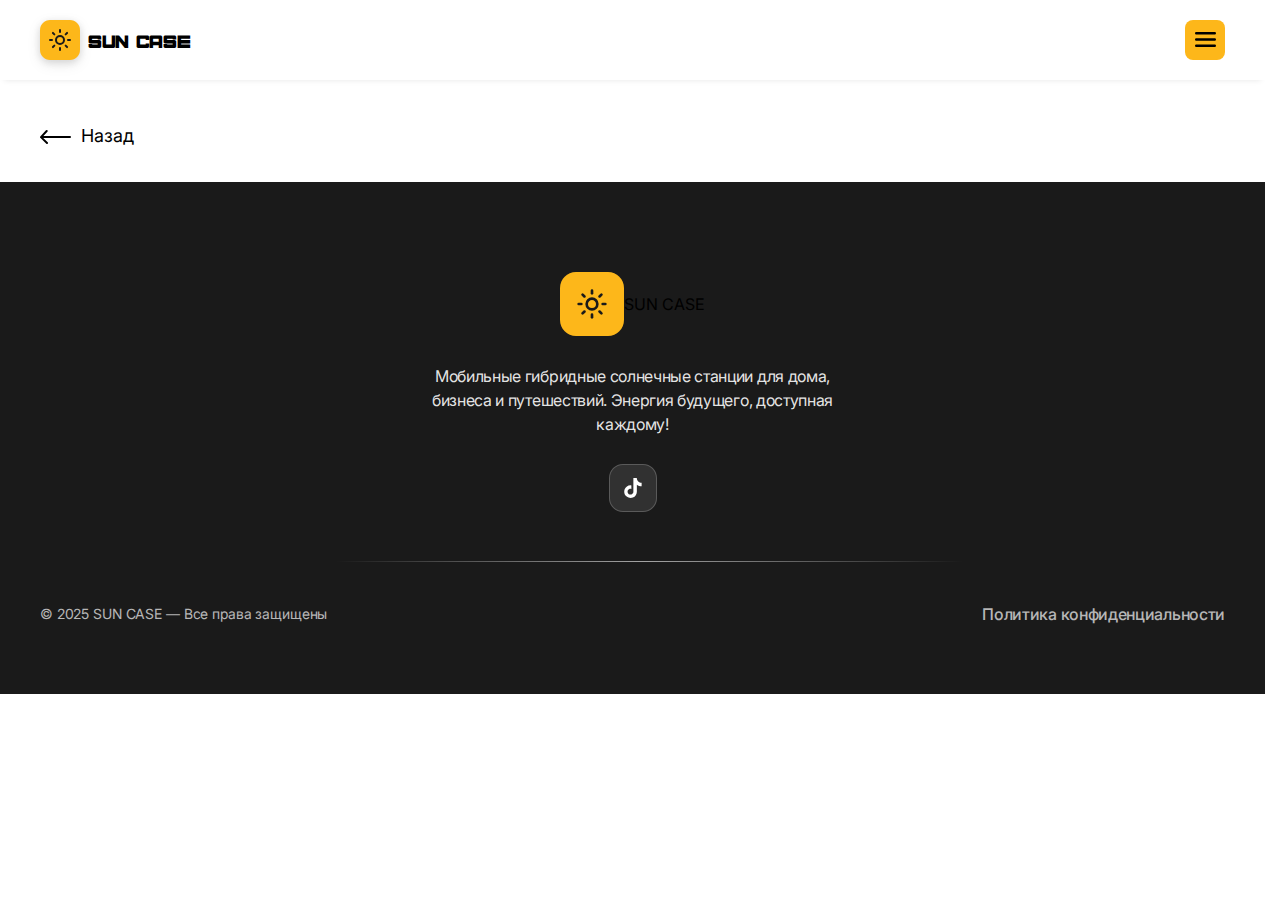
<file: privacy-policy.html>
<!DOCTYPE html>
<html lang="en">
  <head>
    <meta charset="UTF-8" />
    <meta name="viewport" content="width=device-width, initial-scale=1.0" />
    <title>Document</title>
    <link rel="stylesheet" href="./styles/normalize.css" />
    <link rel="stylesheet" href="./styles/fonts.css" />
    <link rel="stylesheet" href="./styles/style.css" />
  </head>

  <body>
    <header class="header">
      <div class="header__body flex-center container">
        <div class="header__logo flex-center">
          <span class="header__logo-icon-wrapper box-shadow content-size">
            <svg
              width="40"
              height="40"
              viewBox="0 0 40 40"
              fill="none"
              xmlns="http://www.w3.org/2000/svg"
            >
              <path
                d="M0 10C0 4.47715 4.47715 0 10 0H30C35.5228 0 40 4.47715 40 10V30C40 35.5228 35.5228 40 30 40H10C4.47715 40 0 35.5228 0 30V10Z"
                fill="#FDB71A"
              />
              <path
                d="M20 24C22.2091 24 24 22.2091 24 20C24 17.7909 22.2091 16 20 16C17.7909 16 16 17.7909 16 20C16 22.2091 17.7909 24 20 24Z"
                stroke="#1A1A1A"
                stroke-width="2"
                stroke-linecap="round"
                stroke-linejoin="round"
              />
              <path
                d="M20 10V12"
                stroke="#1A1A1A"
                stroke-width="2"
                stroke-linecap="round"
                stroke-linejoin="round"
              />
              <path
                d="M20 28V30"
                stroke="#1A1A1A"
                stroke-width="2"
                stroke-linecap="round"
                stroke-linejoin="round"
              />
              <path
                d="M12.9301 12.9302L14.3401 14.3402"
                stroke="#1A1A1A"
                stroke-width="2"
                stroke-linecap="round"
                stroke-linejoin="round"
              />
              <path
                d="M25.66 25.6602L27.07 27.0702"
                stroke="#1A1A1A"
                stroke-width="2"
                stroke-linecap="round"
                stroke-linejoin="round"
              />
              <path
                d="M10 20H12"
                stroke="#1A1A1A"
                stroke-width="2"
                stroke-linecap="round"
                stroke-linejoin="round"
              />
              <path
                d="M28 20H30"
                stroke="#1A1A1A"
                stroke-width="2"
                stroke-linecap="round"
                stroke-linejoin="round"
              />
              <path
                d="M14.3401 25.6602L12.9301 27.0702"
                stroke="#1A1A1A"
                stroke-width="2"
                stroke-linecap="round"
                stroke-linejoin="round"
              />
              <path
                d="M27.07 12.9302L25.66 14.3402"
                stroke="#1A1A1A"
                stroke-width="2"
                stroke-linecap="round"
                stroke-linejoin="round"
              />
            </svg>
          </span>
          <span class="header__logo-text">SUN CASE</span>
        </div>
        <nav class="header__nav">
          <ul class="header__nav-list flex-center hidden-mobile">
            <li class="header__item">
              <a
                href="index.html#catalog"
                class="header__link"
                onclick="mobileOverlay.close()"
                data-lang-key="translate_1"
              >
                Каталог
              </a>
            </li>
            <li class="header__item">
              <a
                href="index.html#video-review"
                class="header__link"
                onclick="mobileOverlay.close()"
                data-lang-key="translate_2"
              >
                Видео-обзор
              </a>
            </li>
            <li class="header__item">
              <a
                href="index.html#about-station"
                class="header__link"
                onclick="mobileOverlay.close()"
                data-lang-key="translate_3"
              >
                О станции
              </a>
            </li>
            <li class="header__item">
              <a
                href="index.html#contacts"
                class="header__link"
                onclick="mobileOverlay.close()"
                data-lang-key="translate_04"
              >
                Контакты
              </a>
            </li>
          </ul>
          <ul class="header__buttons-list hidden-mobile">
            <li class="header__buttons-item flex-center">
              <!-- аккордеон смены языка: -->
              <details class="header__lang closing-accordion">
                <summary class="hidden-summary-arrow">
                  <!-- спан RU :  -->
                  <span class="ru header__lang-cont flex-center">
                    <span
                      class="header__lang-cont-icon-wrapper box-shadow content-size"
                    >
                      <svg
                        width="26"
                        height="26"
                        viewBox="0 0 26 26"
                        fill="none"
                        xmlns="http://www.w3.org/2000/svg"
                      >
                        <path
                          d="M0 13C0 5.8203 5.8203 0 13 0C20.1797 0 26 5.8203 26 13C26 20.1797 20.1797 26 13 26C5.8203 26 0 20.1797 0 13Z"
                          fill="url(#paint0_linear_108_1698)"
                        />
                        <path
                          d="M4.9929 17V8.27273H8.43608C9.09517 8.27273 9.65767 8.39062 10.1236 8.62642C10.5923 8.85937 10.9489 9.19034 11.1932 9.61932C11.4403 10.0455 11.5639 10.5469 11.5639 11.1236C11.5639 11.7031 11.4389 12.2017 11.1889 12.6193C10.9389 13.0341 10.5767 13.3523 10.1023 13.5739C9.63068 13.7955 9.05966 13.9062 8.3892 13.9062H6.08381V12.4233H8.09091C8.44318 12.4233 8.7358 12.375 8.96875 12.2784C9.2017 12.1818 9.375 12.0369 9.48864 11.8438C9.60511 11.6506 9.66335 11.4105 9.66335 11.1236C9.66335 10.8338 9.60511 10.5895 9.48864 10.3906C9.375 10.1918 9.20028 10.0412 8.96449 9.93892C8.73153 9.83381 8.4375 9.78125 8.08239 9.78125H6.83807V17H4.9929ZM9.70597 13.0284L11.875 17H9.83807L7.71591 13.0284H9.70597ZM18.2585 8.27273H20.1037V13.9403C20.1037 14.5767 19.9517 15.1335 19.6477 15.6108C19.3466 16.0881 18.9247 16.4602 18.3821 16.7273C17.8395 16.9915 17.2074 17.1236 16.4858 17.1236C15.7614 17.1236 15.1278 16.9915 14.5852 16.7273C14.0426 16.4602 13.6207 16.0881 13.3196 15.6108C13.0185 15.1335 12.8679 14.5767 12.8679 13.9403V8.27273H14.7131V13.7827C14.7131 14.1151 14.7855 14.4105 14.9304 14.669C15.0781 14.9276 15.2855 15.1307 15.5526 15.2784C15.8196 15.4261 16.1307 15.5 16.4858 15.5C16.8438 15.5 17.1548 15.4261 17.419 15.2784C17.6861 15.1307 17.892 14.9276 18.0369 14.669C18.1847 14.4105 18.2585 14.1151 18.2585 13.7827V8.27273Z"
                          fill="#1A1A1A"
                        />
                        <defs>
                          <linearGradient
                            id="paint0_linear_108_1698"
                            x1="0"
                            y1="0"
                            x2="26"
                            y2="26"
                            gradientUnits="userSpaceOnUse"
                          >
                            <stop stop-color="#FDB71A" />
                            <stop offset="0.5" stop-color="#FDC700" />
                            <stop offset="1" stop-color="#FF8904" />
                          </linearGradient>
                        </defs>
                      </svg>
                    </span>
                    <span class="header__lang-cont-text-wrapper">RU</span>
                  </span>
                  <!-- спан UK :  -->
                  <!-- <span class="uk header__lang-cont flex-center">
                        <span
                          class="header__lang-cont-icon-wrapper box-shadow content-size"
                        >
                          <svg width="26" height="26" viewBox="0 0 26 26" fill="none" xmlns="http://www.w3.org/2000/svg">
    <path d="M0 13C0 5.8203 5.8203 0 13 0C20.1797 0 26 5.8203 26 13C26 20.1797 20.1797 26 13 26C5.8203 26 0 20.1797 0 13Z" fill="url(#paint0_linear_108_1705)"/>
    <path d="M9.88352 8.27273H11.7287V13.9403C11.7287 14.5767 11.5767 15.1335 11.2727 15.6108C10.9716 16.0881 10.5497 16.4602 10.0071 16.7273C9.46449 16.9915 8.83239 17.1236 8.1108 17.1236C7.38636 17.1236 6.75284 16.9915 6.21023 16.7273C5.66761 16.4602 5.24574 16.0881 4.9446 15.6108C4.64347 15.1335 4.4929 14.5767 4.4929 13.9403V8.27273H6.33807V13.7827C6.33807 14.1151 6.41051 14.4105 6.5554 14.669C6.70313 14.9276 6.91051 15.1307 7.17756 15.2784C7.4446 15.4261 7.75568 15.5 8.1108 15.5C8.46875 15.5 8.77983 15.4261 9.04403 15.2784C9.31108 15.1307 9.51705 14.9276 9.66193 14.669C9.80966 14.4105 9.88352 14.1151 9.88352 13.7827V8.27273ZM14.7511 17H12.7738L15.7866 8.27273H18.1644L21.1729 17H19.1957L17.0096 10.267H16.9414L14.7511 17ZM14.6275 13.5696H19.2979V15.0099H14.6275V13.5696Z" fill="#1A1A1A"/>
    <defs>
    <linearGradient id="paint0_linear_108_1705" x1="0" y1="0" x2="26" y2="26" gradientUnits="userSpaceOnUse">
    <stop stop-color="#FDB71A"/>
    <stop offset="0.5" stop-color="#FDC700"/>
    <stop offset="1" stop-color="#FF8904"/>
    </linearGradient>
    </defs>
    </svg>
                        </span>
                        <span class="header__lang-cont-text-wrapper">UK</span>
                      </span> -->
                </summary>
                <!-- <div class="header__lang-links-overlay"></div> -->
                <ul class="header__lang-links-list">
                  <li
                    class="header__lang-links-item header__lang-links-item--active"
                  >
                    <button
                      type="button"
                      class="header__lang-link"
                      data-lang="ru"
                    >
                      <span
                        class="header__lang-link-icon-wrapper box-shadow content-size"
                      >
                        <svg
                          width="26"
                          height="26"
                          viewBox="0 0 26 26"
                          fill="none"
                          xmlns="http://www.w3.org/2000/svg"
                        >
                          <path
                            d="M0 13C0 5.8203 5.8203 0 13 0C20.1797 0 26 5.8203 26 13C26 20.1797 20.1797 26 13 26C5.8203 26 0 20.1797 0 13Z"
                            fill="url(#paint0_linear_108_1698)"
                          />
                          <path
                            d="M4.9929 17V8.27273H8.43608C9.09517 8.27273 9.65767 8.39062 10.1236 8.62642C10.5923 8.85937 10.9489 9.19034 11.1932 9.61932C11.4403 10.0455 11.5639 10.5469 11.5639 11.1236C11.5639 11.7031 11.4389 12.2017 11.1889 12.6193C10.9389 13.0341 10.5767 13.3523 10.1023 13.5739C9.63068 13.7955 9.05966 13.9062 8.3892 13.9062H6.08381V12.4233H8.09091C8.44318 12.4233 8.7358 12.375 8.96875 12.2784C9.2017 12.1818 9.375 12.0369 9.48864 11.8438C9.60511 11.6506 9.66335 11.4105 9.66335 11.1236C9.66335 10.8338 9.60511 10.5895 9.48864 10.3906C9.375 10.1918 9.20028 10.0412 8.96449 9.93892C8.73153 9.83381 8.4375 9.78125 8.08239 9.78125H6.83807V17H4.9929ZM9.70597 13.0284L11.875 17H9.83807L7.71591 13.0284H9.70597ZM18.2585 8.27273H20.1037V13.9403C20.1037 14.5767 19.9517 15.1335 19.6477 15.6108C19.3466 16.0881 18.9247 16.4602 18.3821 16.7273C17.8395 16.9915 17.2074 17.1236 16.4858 17.1236C15.7614 17.1236 15.1278 16.9915 14.5852 16.7273C14.0426 16.4602 13.6207 16.0881 13.3196 15.6108C13.0185 15.1335 12.8679 14.5767 12.8679 13.9403V8.27273H14.7131V13.7827C14.7131 14.1151 14.7855 14.4105 14.9304 14.669C15.0781 14.9276 15.2855 15.1307 15.5526 15.2784C15.8196 15.4261 16.1307 15.5 16.4858 15.5C16.8438 15.5 17.1548 15.4261 17.419 15.2784C17.6861 15.1307 17.892 14.9276 18.0369 14.669C18.1847 14.4105 18.2585 14.1151 18.2585 13.7827V8.27273Z"
                            fill="#1A1A1A"
                          />
                          <defs>
                            <linearGradient
                              id="paint0_linear_108_1698"
                              x1="0"
                              y1="0"
                              x2="26"
                              y2="26"
                              gradientUnits="userSpaceOnUse"
                            >
                              <stop stop-color="#FDB71A" />
                              <stop offset="0.5" stop-color="#FDC700" />
                              <stop offset="1" stop-color="#FF8904" />
                            </linearGradient>
                          </defs>
                        </svg>
                      </span>
                      <span class="header__lang-cont-text-wrapper">
                        Русский
                      </span>
                    </button>
                  </li>
                  <li class="header__lang-links-item">
                    <button
                      type="button"
                      class="header__lang-link"
                      data-lang="ua"
                    >
                      <span
                        class="header__lang-link-icon-wrapper box-shadow content-size"
                      >
                        <svg
                          width="26"
                          height="26"
                          viewBox="0 0 26 26"
                          fill="none"
                          xmlns="http://www.w3.org/2000/svg"
                        >
                          <path
                            d="M0 13C0 5.8203 5.8203 0 13 0C20.1797 0 26 5.8203 26 13C26 20.1797 20.1797 26 13 26C5.8203 26 0 20.1797 0 13Z"
                            fill="url(#paint0_linear_108_1705)"
                          />
                          <path
                            d="M9.88352 8.27273H11.7287V13.9403C11.7287 14.5767 11.5767 15.1335 11.2727 15.6108C10.9716 16.0881 10.5497 16.4602 10.0071 16.7273C9.46449 16.9915 8.83239 17.1236 8.1108 17.1236C7.38636 17.1236 6.75284 16.9915 6.21023 16.7273C5.66761 16.4602 5.24574 16.0881 4.9446 15.6108C4.64347 15.1335 4.4929 14.5767 4.4929 13.9403V8.27273H6.33807V13.7827C6.33807 14.1151 6.41051 14.4105 6.5554 14.669C6.70313 14.9276 6.91051 15.1307 7.17756 15.2784C7.4446 15.4261 7.75568 15.5 8.1108 15.5C8.46875 15.5 8.77983 15.4261 9.04403 15.2784C9.31108 15.1307 9.51705 14.9276 9.66193 14.669C9.80966 14.4105 9.88352 14.1151 9.88352 13.7827V8.27273ZM14.7511 17H12.7738L15.7866 8.27273H18.1644L21.1729 17H19.1957L17.0096 10.267H16.9414L14.7511 17ZM14.6275 13.5696H19.2979V15.0099H14.6275V13.5696Z"
                            fill="#1A1A1A"
                          />
                          <defs>
                            <linearGradient
                              id="paint0_linear_108_1705"
                              x1="0"
                              y1="0"
                              x2="26"
                              y2="26"
                              gradientUnits="userSpaceOnUse"
                            >
                              <stop stop-color="#FDB71A" />
                              <stop offset="0.5" stop-color="#FDC700" />
                              <stop offset="1" stop-color="#FF8904" />
                            </linearGradient>
                          </defs>
                        </svg>
                      </span>
                      <span class="header__lang-cont-text-wrapper">
                        Український
                      </span>
                    </button>
                  </li>
                </ul>
              </details>
            </li>
            <li class="header__buttons-item flex-center">
              <!-- ссылка(пока что) на корзину: -->
              <a href="#" class="header__basket">
                <span class="header__basket-icon-wrapper content-size">
                  <svg
                    width="41"
                    height="40"
                    viewBox="0 0 41 40"
                    fill="none"
                    xmlns="http://www.w3.org/2000/svg"
                  >
                    <g clip-path="url(#clip0_17_72)">
                      <path
                        d="M15.4688 30C16.021 30 16.4688 29.5523 16.4688 29C16.4688 28.4477 16.021 28 15.4688 28C14.9165 28 14.4688 28.4477 14.4688 29C14.4688 29.5523 14.9165 30 15.4688 30Z"
                        stroke="#1A1A1A"
                        stroke-width="2"
                        stroke-linecap="round"
                        stroke-linejoin="round"
                      />
                      <path
                        d="M26.4688 30C27.021 30 27.4688 29.5523 27.4688 29C27.4688 28.4477 27.021 28 26.4688 28C25.9165 28 25.4688 28.4477 25.4688 29C25.4688 29.5523 25.9165 30 26.4688 30Z"
                        stroke="#1A1A1A"
                        stroke-width="2"
                        stroke-linecap="round"
                        stroke-linejoin="round"
                      />
                      <path
                        d="M9.51855 10.0498H11.5186L14.1786 22.4698C14.2761 22.9247 14.5292 23.3313 14.8943 23.6197C15.2593 23.908 15.7135 24.0602 16.1786 24.0498H25.9586C26.4137 24.0491 26.855 23.8931 27.2096 23.6076C27.5641 23.3222 27.8107 22.9243 27.9086 22.4798L29.5586 15.0498H12.5886"
                        stroke="#1A1A1A"
                        stroke-width="2"
                        stroke-linecap="round"
                        stroke-linejoin="round"
                      />
                      <circle cx="28.9688" cy="14.5" r="3.5" fill="#FDB71A" />
                    </g>
                    <defs>
                      <clipPath id="clip0_17_72">
                        <rect
                          width="24"
                          height="24"
                          fill="white"
                          transform="translate(8.46875 8)"
                        />
                      </clipPath>
                    </defs>
                  </svg>
                </span>
                <span class="visually-hidden">Корзина</span>
              </a>
            </li>
            <li class="header__buttons-item flex-center">
              <!-- повторная ссылка(пока что) на корзину в виде кнопки №заказать": -->
              <a href="#" class="header__order">Заказать</a>
            </li>
          </ul>
        </nav>
        <button
          class="header__burger-button burger-button visible-mobile"
          type="button"
          onclick="mobileOverlay.showModal()"
        >
          <span class="visually-hidden">Открыть меню навигации</span>
          <span class="header__burger-button-icon-wrapper content-size">
            <svg
              width="40"
              height="40"
              viewBox="0 0 40 40"
              fill="none"
              xmlns="http://www.w3.org/2000/svg"
            >
              <rect width="40" height="40" rx="8" fill="#FDB71A" />
              <path
                fill-rule="evenodd"
                clip-rule="evenodd"
                d="M10 13.25C10 12.5596 10.6716 12 11.5 12H29.5C30.3284 12 31 12.5596 31 13.25C31 13.9404 30.3284 14.5 29.5 14.5H11.5C10.6716 14.5 10 13.9404 10 13.25ZM10 19.5C10 18.8097 10.6716 18.25 11.5 18.25H29.5C30.3284 18.25 31 18.8097 31 19.5C31 20.1904 30.3284 20.75 29.5 20.75H11.5C10.6716 20.75 10 20.1904 10 19.5ZM10 25.75C10 25.0597 10.6716 24.5 11.5 24.5H29.5C30.3284 24.5 31 25.0597 31 25.75C31 26.4404 30.3284 27 29.5 27H11.5C10.6716 27 10 26.4404 10 25.75Z"
                fill="black"
              />
            </svg>
          </span>
        </button>
      </div>
    </header>
    <main class="main">
      <section class="section2 privacy-policy">
        <div class="container">
          <a class="section__bread-crumb flex-center"  href="index.html">
            <span class="content-size">
              <svg
                width="31"
                height="32"
                viewBox="0 0 31 32"
                fill="none"
                xmlns="http://www.w3.org/2000/svg"
              >
                <path
                  d="M6.6962 10.9999L1 17.1557L7 22.9999"
                  stroke="black"
                  stroke-width="2"
                  stroke-miterlimit="10"
                  stroke-linecap="round"
                  stroke-linejoin="round"
                />
                <path
                  d="M2 16.9999L30 16.9999"
                  stroke="black"
                  stroke-width="2"
                  stroke-miterlimit="10"
                  stroke-linecap="round"
                  stroke-linejoin="round"
                />
              </svg>
            </span>
            <span>Назад</span>
          </a>
        </div>
      </section>
    </main>
    <footer class="section footer">
      <div class="container">
        <div class="footer__up">
          <div class="footer__up-inner flex-center">
            <div class="footer__title flex-center">
              <span class="footer__title-icon-wrapper content-size">
                <svg
                  width="64"
                  height="64"
                  viewBox="0 0 64 64"
                  fill="none"
                  xmlns="http://www.w3.org/2000/svg"
                >
                  <path
                    d="M0 16C0 7.16344 7.16344 0 16 0H48C56.8366 0 64 7.16344 64 16V48C64 56.8366 56.8366 64 48 64H16C7.16344 64 0 56.8366 0 48V16Z"
                    fill="#FDB71A"
                  />
                  <path
                    d="M32 37.3332C34.9455 37.3332 37.3333 34.9454 37.3333 31.9998C37.3333 29.0543 34.9455 26.6665 32 26.6665C29.0544 26.6665 26.6666 29.0543 26.6666 31.9998C26.6666 34.9454 29.0544 37.3332 32 37.3332Z"
                    stroke="#1A1A1A"
                    stroke-width="2.66667"
                    stroke-linecap="round"
                    stroke-linejoin="round"
                  />
                  <path
                    d="M32 18.6665V21.3332"
                    stroke="#1A1A1A"
                    stroke-width="2.66667"
                    stroke-linecap="round"
                    stroke-linejoin="round"
                  />
                  <path
                    d="M32 42.6665V45.3332"
                    stroke="#1A1A1A"
                    stroke-width="2.66667"
                    stroke-linecap="round"
                    stroke-linejoin="round"
                  />
                  <path
                    d="M22.5734 22.5732L24.4534 24.4532"
                    stroke="#1A1A1A"
                    stroke-width="2.66667"
                    stroke-linecap="round"
                    stroke-linejoin="round"
                  />
                  <path
                    d="M39.5468 39.5469L41.4268 41.4269"
                    stroke="#1A1A1A"
                    stroke-width="2.66667"
                    stroke-linecap="round"
                    stroke-linejoin="round"
                  />
                  <path
                    d="M18.6666 32H21.3333"
                    stroke="#1A1A1A"
                    stroke-width="2.66667"
                    stroke-linecap="round"
                    stroke-linejoin="round"
                  />
                  <path
                    d="M42.6666 32H45.3333"
                    stroke="#1A1A1A"
                    stroke-width="2.66667"
                    stroke-linecap="round"
                    stroke-linejoin="round"
                  />
                  <path
                    d="M24.4534 39.5469L22.5734 41.4269"
                    stroke="#1A1A1A"
                    stroke-width="2.66667"
                    stroke-linecap="round"
                    stroke-linejoin="round"
                  />
                  <path
                    d="M41.4268 22.5732L39.5468 24.4532"
                    stroke="#1A1A1A"
                    stroke-width="2.66667"
                    stroke-linecap="round"
                    stroke-linejoin="round"
                  />
                </svg>
              </span>
              <span class="footer__title-text">SUN CASE</span>
            </div>
            <p
              class="section__text section__text--s section__text--white-trans container"
              data-lang-key="translate_79"
            >
              Мобильные гибридные солнечные станции для дома, бизнеса и
              путешествий. Энергия будущего, доступная каждому!
            </p>
            <a class="footer__note-link" href="#">
              <span class="footer__note-link-icon-wrapper content-size">
                <svg
                  width="48"
                  height="48"
                  viewBox="0 0 48 48"
                  fill="none"
                  xmlns="http://www.w3.org/2000/svg"
                >
                  <mask id="path-1-inside-1_344_1915" fill="white">
                    <path
                      d="M0 14C0 6.26801 6.26801 0 14 0H34C41.732 0 48 6.26801 48 14V34C48 41.732 41.732 48 34 48H14C6.26801 48 0 41.732 0 34V14Z"
                    />
                  </mask>
                  <path
                    d="M0 14C0 6.26801 6.26801 0 14 0H34C41.732 0 48 6.26801 48 14V34C48 41.732 41.732 48 34 48H14C6.26801 48 0 41.732 0 34V14Z"
                    fill="white"
                    fill-opacity="0.1"
                  />
                  <path
                    d="M14 0V1H34V0V-1H14V0ZM48 14H47V34H48H49V14H48ZM34 48V47H14V48V49H34V48ZM0 34H1V14H0H-1V34H0ZM14 48V47C6.8203 47 1 41.1797 1 34H0H-1C-1 42.2843 5.71573 49 14 49V48ZM48 34H47C47 41.1797 41.1797 47 34 47V48V49C42.2843 49 49 42.2843 49 34H48ZM34 0V1C41.1797 1 47 6.8203 47 14H48H49C49 5.71573 42.2843 -1 34 -1V0ZM14 0V-1C5.71573 -1 -1 5.71573 -1 14H0H1C1 6.8203 6.8203 1 14 1V0Z"
                    fill="white"
                    fill-opacity="0.2"
                    mask="url(#path-1-inside-1_344_1915)"
                  />
                  <path
                    d="M31.5901 18.69C30.5933 18.4708 29.6915 17.9414 29.0142 17.1779C28.3369 16.4143 27.9189 15.4559 27.8201 14.44V14H24.3701V27.67C24.3708 28.2766 24.1807 28.868 23.8266 29.3604C23.4725 29.8529 22.9724 30.2215 22.3972 30.414C21.822 30.6065 21.2008 30.6131 20.6216 30.4329C20.0424 30.2527 19.5346 29.8948 19.1701 29.41C18.8436 28.9808 18.6436 28.4689 18.5929 27.932C18.5421 27.3951 18.6426 26.8548 18.8829 26.372C19.1233 25.8892 19.4939 25.4834 19.9529 25.2003C20.4118 24.9172 20.9409 24.7681 21.4801 24.77C21.7784 24.7683 22.0751 24.8121 22.3601 24.9V21.4C22.0285 21.3589 21.6943 21.3422 21.3601 21.35C20.1295 21.3829 18.9351 21.7739 17.9232 22.4753C16.9114 23.1766 16.126 24.1578 15.6633 25.2986C15.2006 26.4395 15.0806 27.6905 15.3181 28.8986C15.5555 30.1066 16.1401 31.2191 17.0001 32.1C17.8816 32.9962 19.0096 33.6101 20.2408 33.8638C21.472 34.1175 22.7509 33.9994 23.9148 33.5246C25.0787 33.0498 26.0753 32.2397 26.7778 31.1973C27.4803 30.1548 27.857 28.9271 27.8601 27.67V20.67C29.2516 21.6639 30.9202 22.1956 32.6301 22.19V18.79C32.2942 18.7914 31.9591 18.7579 31.6301 18.69H31.5901Z"
                    fill="white"
                  />
                </svg>
              </span>
            </a>
          </div>
        </div>
        <div class="footer__under flex-center">
          <p class="footer__copyrights">© 2025 SUN CASE — Все права защищены</p>
          <a class="footer__privacy-policy" href="privacy-policy.html">
            Политика конфиденциальности
          </a>
        </div>
      </div>
    </footer>
    <dialog class="mobile-overlay visible-mobile" id="mobileOverlay">
      <div class="mobile-overlay__body flex-center">
        <nav class="header__nav">
          <ul class="header__nav-list flex-center">
            <li class="header__item">
              <a
                href="index.html#catalog"
                class="header__link"
                onclick="mobileOverlay.close()"
              >
                Каталог
              </a>
            </li>
            <li class="header__item">
              <a
                href="index.html#video-review"
                class="header__link"
                onclick="mobileOverlay.close()"
                data-lang-key="translate_80"
              >
                Видео-обзор
              </a>
            </li>
            <li class="header__item">
              <a
                href="index.html#about-station"
                class="header__link"
                onclick="mobileOverlay.close()"
                data-lang-key="translate_81"
              >
                О станции
              </a>
            </li>
            <li class="header__item">
              <a
                href="index.html#contacts"
                class="header__link"
                onclick="mobileOverlay.close()"
                data-lang-key="translate_82"
              >
                Контакты
              </a>
            </li>
          </ul>
          <ul class="header__buttons-list">
            <li class="header__buttons-item flex-center">
              <!-- аккордеон смены языка: -->
              <details class="header__lang closing-accordion">
                <summary class="hidden-summary-arrow">
                  <!-- спан RU :  -->
                  <span class="ru header__lang-cont flex-center">
                    <span
                      class="header__lang-cont-icon-wrapper box-shadow content-size"
                    >
                      <svg
                        width="26"
                        height="26"
                        viewBox="0 0 26 26"
                        fill="none"
                        xmlns="http://www.w3.org/2000/svg"
                      >
                        <path
                          d="M0 13C0 5.8203 5.8203 0 13 0C20.1797 0 26 5.8203 26 13C26 20.1797 20.1797 26 13 26C5.8203 26 0 20.1797 0 13Z"
                          fill="url(#paint0_linear_108_1698)"
                        />
                        <path
                          d="M4.9929 17V8.27273H8.43608C9.09517 8.27273 9.65767 8.39062 10.1236 8.62642C10.5923 8.85937 10.9489 9.19034 11.1932 9.61932C11.4403 10.0455 11.5639 10.5469 11.5639 11.1236C11.5639 11.7031 11.4389 12.2017 11.1889 12.6193C10.9389 13.0341 10.5767 13.3523 10.1023 13.5739C9.63068 13.7955 9.05966 13.9062 8.3892 13.9062H6.08381V12.4233H8.09091C8.44318 12.4233 8.7358 12.375 8.96875 12.2784C9.2017 12.1818 9.375 12.0369 9.48864 11.8438C9.60511 11.6506 9.66335 11.4105 9.66335 11.1236C9.66335 10.8338 9.60511 10.5895 9.48864 10.3906C9.375 10.1918 9.20028 10.0412 8.96449 9.93892C8.73153 9.83381 8.4375 9.78125 8.08239 9.78125H6.83807V17H4.9929ZM9.70597 13.0284L11.875 17H9.83807L7.71591 13.0284H9.70597ZM18.2585 8.27273H20.1037V13.9403C20.1037 14.5767 19.9517 15.1335 19.6477 15.6108C19.3466 16.0881 18.9247 16.4602 18.3821 16.7273C17.8395 16.9915 17.2074 17.1236 16.4858 17.1236C15.7614 17.1236 15.1278 16.9915 14.5852 16.7273C14.0426 16.4602 13.6207 16.0881 13.3196 15.6108C13.0185 15.1335 12.8679 14.5767 12.8679 13.9403V8.27273H14.7131V13.7827C14.7131 14.1151 14.7855 14.4105 14.9304 14.669C15.0781 14.9276 15.2855 15.1307 15.5526 15.2784C15.8196 15.4261 16.1307 15.5 16.4858 15.5C16.8438 15.5 17.1548 15.4261 17.419 15.2784C17.6861 15.1307 17.892 14.9276 18.0369 14.669C18.1847 14.4105 18.2585 14.1151 18.2585 13.7827V8.27273Z"
                          fill="#1A1A1A"
                        />
                        <defs>
                          <linearGradient
                            id="paint0_linear_108_1698"
                            x1="0"
                            y1="0"
                            x2="26"
                            y2="26"
                            gradientUnits="userSpaceOnUse"
                          >
                            <stop stop-color="#FDB71A" />
                            <stop offset="0.5" stop-color="#FDC700" />
                            <stop offset="1" stop-color="#FF8904" />
                          </linearGradient>
                        </defs>
                      </svg>
                    </span>
                    <span class="header__lang-cont-text-wrapper">RU</span>
                  </span>
                  <!-- спан UK :  -->
                  <!-- <span class="uk header__lang-cont flex-center">
                        <span
                          class="header__lang-cont-icon-wrapper box-shadow content-size"
                        >
                          <svg width="26" height="26" viewBox="0 0 26 26" fill="none" xmlns="http://www.w3.org/2000/svg">
    <path d="M0 13C0 5.8203 5.8203 0 13 0C20.1797 0 26 5.8203 26 13C26 20.1797 20.1797 26 13 26C5.8203 26 0 20.1797 0 13Z" fill="url(#paint0_linear_108_1705)"/>
    <path d="M9.88352 8.27273H11.7287V13.9403C11.7287 14.5767 11.5767 15.1335 11.2727 15.6108C10.9716 16.0881 10.5497 16.4602 10.0071 16.7273C9.46449 16.9915 8.83239 17.1236 8.1108 17.1236C7.38636 17.1236 6.75284 16.9915 6.21023 16.7273C5.66761 16.4602 5.24574 16.0881 4.9446 15.6108C4.64347 15.1335 4.4929 14.5767 4.4929 13.9403V8.27273H6.33807V13.7827C6.33807 14.1151 6.41051 14.4105 6.5554 14.669C6.70313 14.9276 6.91051 15.1307 7.17756 15.2784C7.4446 15.4261 7.75568 15.5 8.1108 15.5C8.46875 15.5 8.77983 15.4261 9.04403 15.2784C9.31108 15.1307 9.51705 14.9276 9.66193 14.669C9.80966 14.4105 9.88352 14.1151 9.88352 13.7827V8.27273ZM14.7511 17H12.7738L15.7866 8.27273H18.1644L21.1729 17H19.1957L17.0096 10.267H16.9414L14.7511 17ZM14.6275 13.5696H19.2979V15.0099H14.6275V13.5696Z" fill="#1A1A1A"/>
    <defs>
    <linearGradient id="paint0_linear_108_1705" x1="0" y1="0" x2="26" y2="26" gradientUnits="userSpaceOnUse">
    <stop stop-color="#FDB71A"/>
    <stop offset="0.5" stop-color="#FDC700"/>
    <stop offset="1" stop-color="#FF8904"/>
    </linearGradient>
    </defs>
    </svg>
                        </span>
                        <span class="header__lang-cont-text-wrapper">UK</span>
                      </span> -->
                </summary>
                <!-- <div class="header__lang-links-overlay"></div> -->
                <ul class="header__lang-links-list">
                  <li
                    class="header__lang-links-item header__lang-links-item--active"
                  >
                    <button
                      type="button"
                      class="header__lang-link"
                      data-lang="ru"
                    >
                      <span
                        class="header__lang-link-icon-wrapper box-shadow content-size"
                      >
                        <svg
                          width="26"
                          height="26"
                          viewBox="0 0 26 26"
                          fill="none"
                          xmlns="http://www.w3.org/2000/svg"
                        >
                          <path
                            d="M0 13C0 5.8203 5.8203 0 13 0C20.1797 0 26 5.8203 26 13C26 20.1797 20.1797 26 13 26C5.8203 26 0 20.1797 0 13Z"
                            fill="url(#paint0_linear_108_1698)"
                          />
                          <path
                            d="M4.9929 17V8.27273H8.43608C9.09517 8.27273 9.65767 8.39062 10.1236 8.62642C10.5923 8.85937 10.9489 9.19034 11.1932 9.61932C11.4403 10.0455 11.5639 10.5469 11.5639 11.1236C11.5639 11.7031 11.4389 12.2017 11.1889 12.6193C10.9389 13.0341 10.5767 13.3523 10.1023 13.5739C9.63068 13.7955 9.05966 13.9062 8.3892 13.9062H6.08381V12.4233H8.09091C8.44318 12.4233 8.7358 12.375 8.96875 12.2784C9.2017 12.1818 9.375 12.0369 9.48864 11.8438C9.60511 11.6506 9.66335 11.4105 9.66335 11.1236C9.66335 10.8338 9.60511 10.5895 9.48864 10.3906C9.375 10.1918 9.20028 10.0412 8.96449 9.93892C8.73153 9.83381 8.4375 9.78125 8.08239 9.78125H6.83807V17H4.9929ZM9.70597 13.0284L11.875 17H9.83807L7.71591 13.0284H9.70597ZM18.2585 8.27273H20.1037V13.9403C20.1037 14.5767 19.9517 15.1335 19.6477 15.6108C19.3466 16.0881 18.9247 16.4602 18.3821 16.7273C17.8395 16.9915 17.2074 17.1236 16.4858 17.1236C15.7614 17.1236 15.1278 16.9915 14.5852 16.7273C14.0426 16.4602 13.6207 16.0881 13.3196 15.6108C13.0185 15.1335 12.8679 14.5767 12.8679 13.9403V8.27273H14.7131V13.7827C14.7131 14.1151 14.7855 14.4105 14.9304 14.669C15.0781 14.9276 15.2855 15.1307 15.5526 15.2784C15.8196 15.4261 16.1307 15.5 16.4858 15.5C16.8438 15.5 17.1548 15.4261 17.419 15.2784C17.6861 15.1307 17.892 14.9276 18.0369 14.669C18.1847 14.4105 18.2585 14.1151 18.2585 13.7827V8.27273Z"
                            fill="#1A1A1A"
                          />
                          <defs>
                            <linearGradient
                              id="paint0_linear_108_1698"
                              x1="0"
                              y1="0"
                              x2="26"
                              y2="26"
                              gradientUnits="userSpaceOnUse"
                            >
                              <stop stop-color="#FDB71A" />
                              <stop offset="0.5" stop-color="#FDC700" />
                              <stop offset="1" stop-color="#FF8904" />
                            </linearGradient>
                          </defs>
                        </svg>
                      </span>
                      <span class="header__lang-cont-text-wrapper">
                        Русский
                      </span>
                    </button>
                  </li>
                  <li class="header__lang-links-item">
                    <button
                      type="button"
                      class="header__lang-link"
                      data-lang="ua"
                    >
                      <span
                        class="header__lang-link-icon-wrapper box-shadow content-size"
                      >
                        <svg
                          width="26"
                          height="26"
                          viewBox="0 0 26 26"
                          fill="none"
                          xmlns="http://www.w3.org/2000/svg"
                        >
                          <path
                            d="M0 13C0 5.8203 5.8203 0 13 0C20.1797 0 26 5.8203 26 13C26 20.1797 20.1797 26 13 26C5.8203 26 0 20.1797 0 13Z"
                            fill="url(#paint0_linear_108_1705)"
                          />
                          <path
                            d="M9.88352 8.27273H11.7287V13.9403C11.7287 14.5767 11.5767 15.1335 11.2727 15.6108C10.9716 16.0881 10.5497 16.4602 10.0071 16.7273C9.46449 16.9915 8.83239 17.1236 8.1108 17.1236C7.38636 17.1236 6.75284 16.9915 6.21023 16.7273C5.66761 16.4602 5.24574 16.0881 4.9446 15.6108C4.64347 15.1335 4.4929 14.5767 4.4929 13.9403V8.27273H6.33807V13.7827C6.33807 14.1151 6.41051 14.4105 6.5554 14.669C6.70313 14.9276 6.91051 15.1307 7.17756 15.2784C7.4446 15.4261 7.75568 15.5 8.1108 15.5C8.46875 15.5 8.77983 15.4261 9.04403 15.2784C9.31108 15.1307 9.51705 14.9276 9.66193 14.669C9.80966 14.4105 9.88352 14.1151 9.88352 13.7827V8.27273ZM14.7511 17H12.7738L15.7866 8.27273H18.1644L21.1729 17H19.1957L17.0096 10.267H16.9414L14.7511 17ZM14.6275 13.5696H19.2979V15.0099H14.6275V13.5696Z"
                            fill="#1A1A1A"
                          />
                          <defs>
                            <linearGradient
                              id="paint0_linear_108_1705"
                              x1="0"
                              y1="0"
                              x2="26"
                              y2="26"
                              gradientUnits="userSpaceOnUse"
                            >
                              <stop stop-color="#FDB71A" />
                              <stop offset="0.5" stop-color="#FDC700" />
                              <stop offset="1" stop-color="#FF8904" />
                            </linearGradient>
                          </defs>
                        </svg>
                      </span>
                      <span class="header__lang-cont-text-wrapper">
                        Український
                      </span>
                    </button>
                  </li>
                </ul>
              </details>
            </li>
            <li class="header__buttons-item flex-center">
              <!-- ссылка(пока что) на корзину: -->
              <a href="#" class="header__basket">
                <span class="header__basket-icon-wrapper content-size">
                  <svg
                    width="41"
                    height="40"
                    viewBox="0 0 41 40"
                    fill="none"
                    xmlns="http://www.w3.org/2000/svg"
                  >
                    <g clip-path="url(#clip0_17_72)">
                      <path
                        d="M15.4688 30C16.021 30 16.4688 29.5523 16.4688 29C16.4688 28.4477 16.021 28 15.4688 28C14.9165 28 14.4688 28.4477 14.4688 29C14.4688 29.5523 14.9165 30 15.4688 30Z"
                        stroke="#1A1A1A"
                        stroke-width="2"
                        stroke-linecap="round"
                        stroke-linejoin="round"
                      />
                      <path
                        d="M26.4688 30C27.021 30 27.4688 29.5523 27.4688 29C27.4688 28.4477 27.021 28 26.4688 28C25.9165 28 25.4688 28.4477 25.4688 29C25.4688 29.5523 25.9165 30 26.4688 30Z"
                        stroke="#1A1A1A"
                        stroke-width="2"
                        stroke-linecap="round"
                        stroke-linejoin="round"
                      />
                      <path
                        d="M9.51855 10.0498H11.5186L14.1786 22.4698C14.2761 22.9247 14.5292 23.3313 14.8943 23.6197C15.2593 23.908 15.7135 24.0602 16.1786 24.0498H25.9586C26.4137 24.0491 26.855 23.8931 27.2096 23.6076C27.5641 23.3222 27.8107 22.9243 27.9086 22.4798L29.5586 15.0498H12.5886"
                        stroke="#1A1A1A"
                        stroke-width="2"
                        stroke-linecap="round"
                        stroke-linejoin="round"
                      />
                      <circle cx="28.9688" cy="14.5" r="3.5" fill="#FDB71A" />
                    </g>
                    <defs>
                      <clipPath id="clip0_17_72">
                        <rect
                          width="24"
                          height="24"
                          fill="white"
                          transform="translate(8.46875 8)"
                        />
                      </clipPath>
                    </defs>
                  </svg>
                </span>
                <span class="visually-hidden" data-lang-key="translate_83">
                  Корзина
                </span>
              </a>
            </li>
            <li class="header__buttons-item flex-center">
              <!-- повторная ссылка(пока что) на корзину в виде кнопки №заказать": -->
              <a href="#" class="header__order" data-lang-key="translate_84">
                Заказать
              </a>
            </li>
          </ul>
        </nav>
      </div>
    </dialog>
    <script>
      // Ждем, пока вся HTML-страница загрузится

      document.addEventListener("DOMContentLoaded", () => {
        // ===============================================

        // --- 1. ВАШ КОД: Скрытие хедера при скролле ---

        // ===============================================

        const header = document.querySelector(".header");

        // Добавляем проверку, что 'header' вообще существует

        if (header) {
          let lastScrollY = window.scrollY;

          let ticking = false;

          const SCROLL_THRESHOLD = 10;

          function updateHeader() {
            const currentScrollY = window.scrollY;

            if (Math.abs(currentScrollY - lastScrollY) < SCROLL_THRESHOLD) {
              ticking = false;

              return;
            }

            if (currentScrollY > lastScrollY && currentScrollY > 100) {
              header.classList.add("header--hidden");
            } else {
              header.classList.remove("header--hidden");
            }

            lastScrollY = currentScrollY;

            ticking = false;
          }

          window.addEventListener("scroll", () => {
            if (!ticking) {
              requestAnimationFrame(updateHeader);

              ticking = true;
            }
          });
        } // Конец if (header)

        // ===============================================

        // --- 2. ВАШ КОД: Скрытие аккордеонов ---

        // ===============================================

        document.addEventListener("click", function (event) {
          const isInsideAccordion = event.target.closest(".closing-accordion");

          if (!isInsideAccordion) {
            const accordions = document.querySelectorAll(
              ".closing-accordion[open]"
            );

            accordions.forEach((accordion) =>
              accordion.removeAttribute("open")
            );
          }
        });

        // ===============================================

        // --- 3. ВАШ КОД: Закрытие оверлея ---

        // ===============================================

        const mobileOverlay = document.getElementById("mobileOverlay");

        // Добавляем проверку, что 'mobileOverlay' существует

        if (mobileOverlay) {
          mobileOverlay.addEventListener("click", function (event) {
            if (event.target === this) {
              this.close();
            }
          });
        } // Конец if (mobileOverlay)

        // ===============================================

        // --- 4. НОВЫЙ КОД: Логика переключения языков ---

        // ===============================================

        let translations = {}; // Глобальный объект для хранения загруженных переводов

        // 4.1. Асинхронная функция для ЗАГРУЗКИ файла переводов

        async function loadTranslations() {
          try {
            console.log("🔄 Начинаем загрузку переводов...");
            const response = await fetch("translations.json");

            if (!response.ok) {
              throw new Error(`Ошибка загрузки: ${response.status}`);
            }

            translations = await response.json();

            console.log("✅ Переводы загружены", translations);

            // После УСПЕШНОЙ загрузки - запускаем основную логику языка

            initializeLanguageLogic();
          } catch (error) {
            console.error("❌ Не удалось загрузить файл переводов:", error);
          }
        }

        // 4.2. Функция, которая запускает всю логику (она вызовется ПОСЛЕ загрузки)

        function initializeLanguageLogic() {
          console.log("🔧 Инициализация логики перевода...");

          // Находим кнопки ОДИН РАЗ

          const langButtons = document.querySelectorAll(
            ".header__lang-link[data-lang]"
          );
          // проверить правильно ли указан класс, если что вот оно, изменить
          console.log(`🔍 Найдено кнопок перевода: ${langButtons.length}`);

          // 4.3. Главная функция, которая ПРИМЕНЯET перевод

          function setLanguage(lang) {
            console.log(`🌐 Устанавливаем язык: ${lang}`);

            const elementsToTranslate =
              document.querySelectorAll("[data-lang-key]");

            elementsToTranslate.forEach((element) => {
              const key = element.getAttribute("data-lang-key");

              // Проверяем, что словарь для языка есть, и ключ в нем есть

              if (
                translations[lang] &&
                translations[lang].hasOwnProperty(key)
              ) {
                element.textContent = translations[lang][key];
              } else if (translations[lang]) {
                // (Отладка) Если ключ не найден в этом языке

                console.warn(
                  `⚠️ Ключ "${key}" не найден в переводе для "${lang}"`
                );
              } else {
                // (Отладка) Если язык не найден

                console.error(`❌ Словарь для языка "${lang}" не найден!`);
              }
            });

            localStorage.setItem("language", lang);

            updateActiveButton(lang);
          }

          // 4.4. Вспомогательная функция для обновления активного класса

          function updateActiveButton(lang) {
            const allItems = document.querySelectorAll(
              ".header__lang-links-item"
            );

            allItems.forEach((item) => {
              item.classList.remove("header__lang-links-item--active");
            });

            const activeLink = document.querySelector(
              `.header__lang-link[data-lang="${lang}"]`
            );

            if (activeLink) {
              // .closest() находит родительский 'li' и делает его активным

              activeLink
                .closest(".header__lang-links-item")
                .classList.add("header__lang-links-item--active");

              console.log(`✅ Активирована кнопка языка: ${lang}`);
            }
          }

          // 4.5. Навешиваем обработчики на кнопки (ПРОСТОЙ СПОСОБ)

          langButtons.forEach((button) => {
            button.addEventListener("click", (event) => {
              event.preventDefault(); // <-- Вот это отменит перезагрузку

              const lang = button.getAttribute("data-lang");

              console.log(`🖱️ Клик по кнопке языка: ${lang}`); // <-- Ты должен увидеть это!

              setLanguage(lang);
            });
          });

          // 4.6. При первой загрузке страницы...

          const savedLang = localStorage.getItem("language") || "ru";

          console.log(`📖 Сохраненный язык: ${savedLang}`);

          setLanguage(savedLang); // Применяем язык
        }

        // 4.7. Запускаем весь процесс

        loadTranslations();
      }); // --- Конец обработчика DOMContentLoaded ---
    </script>
  </body>
</html>
</file>
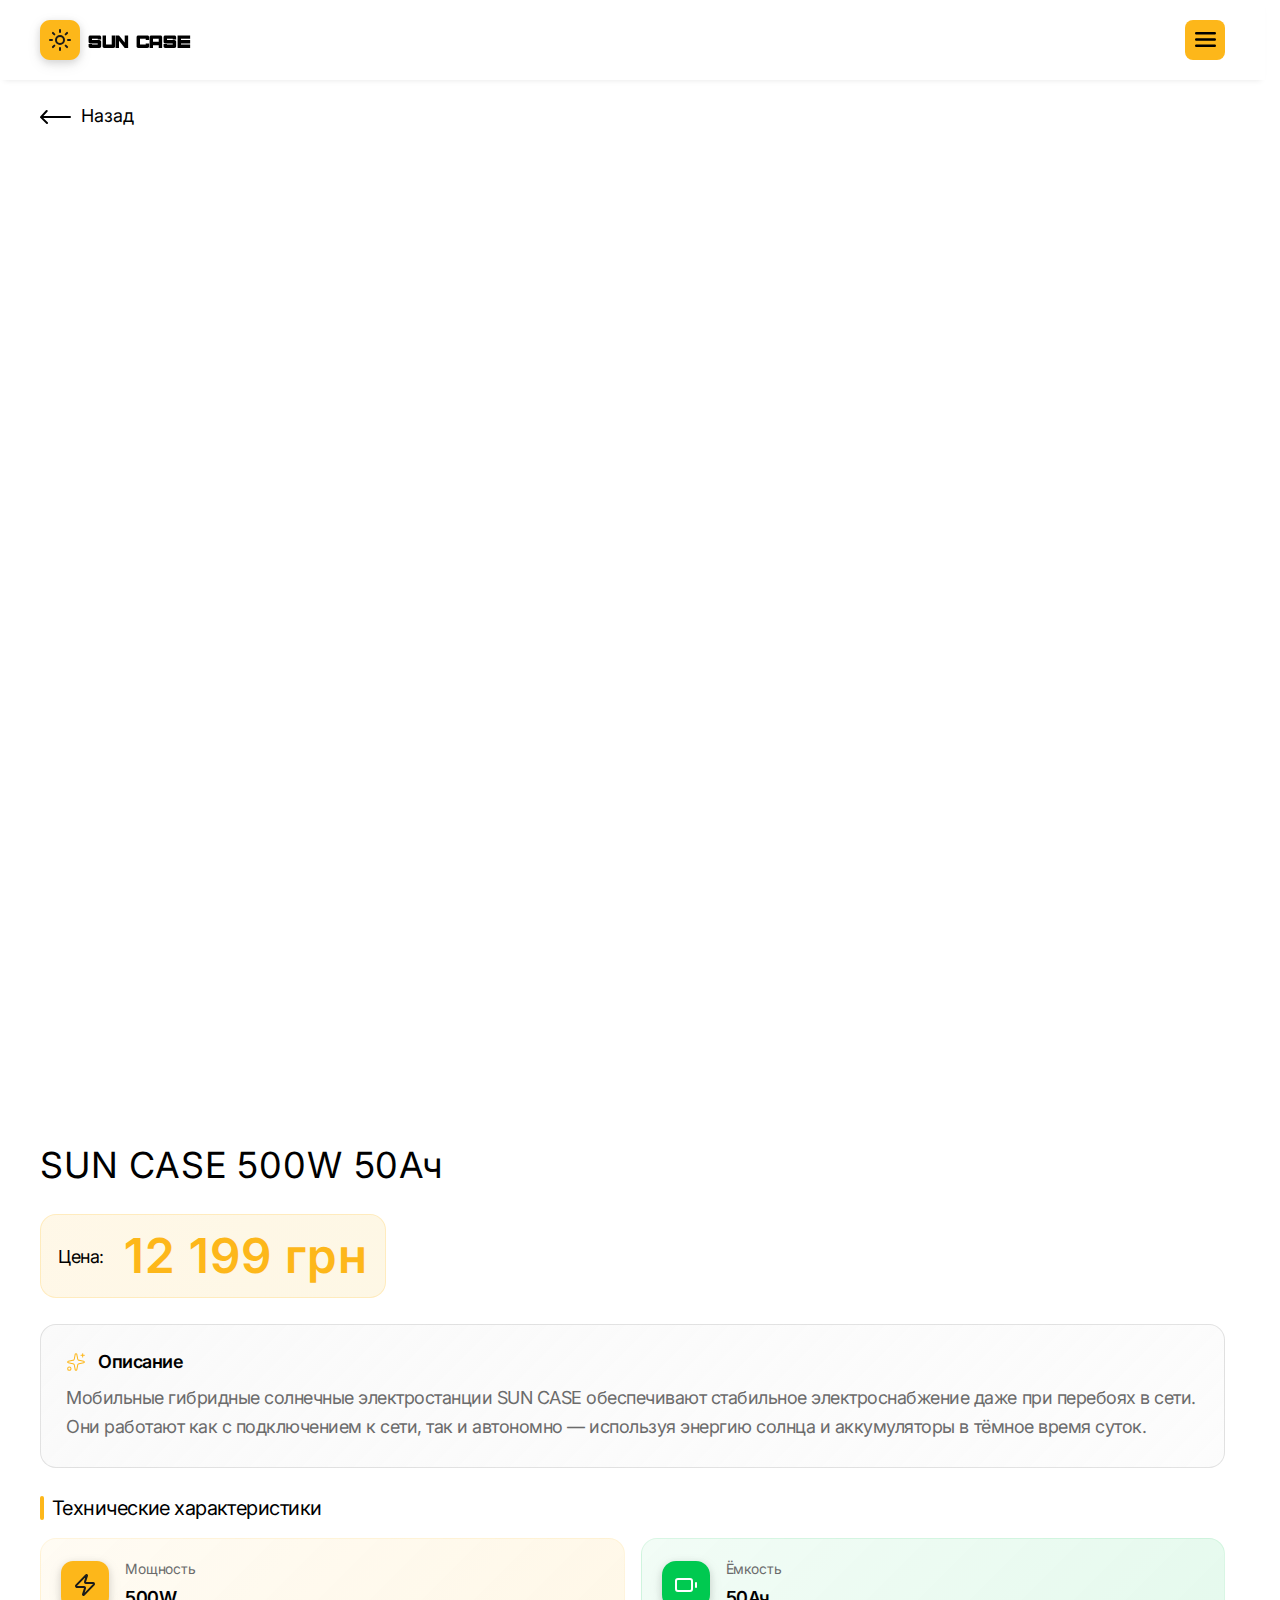
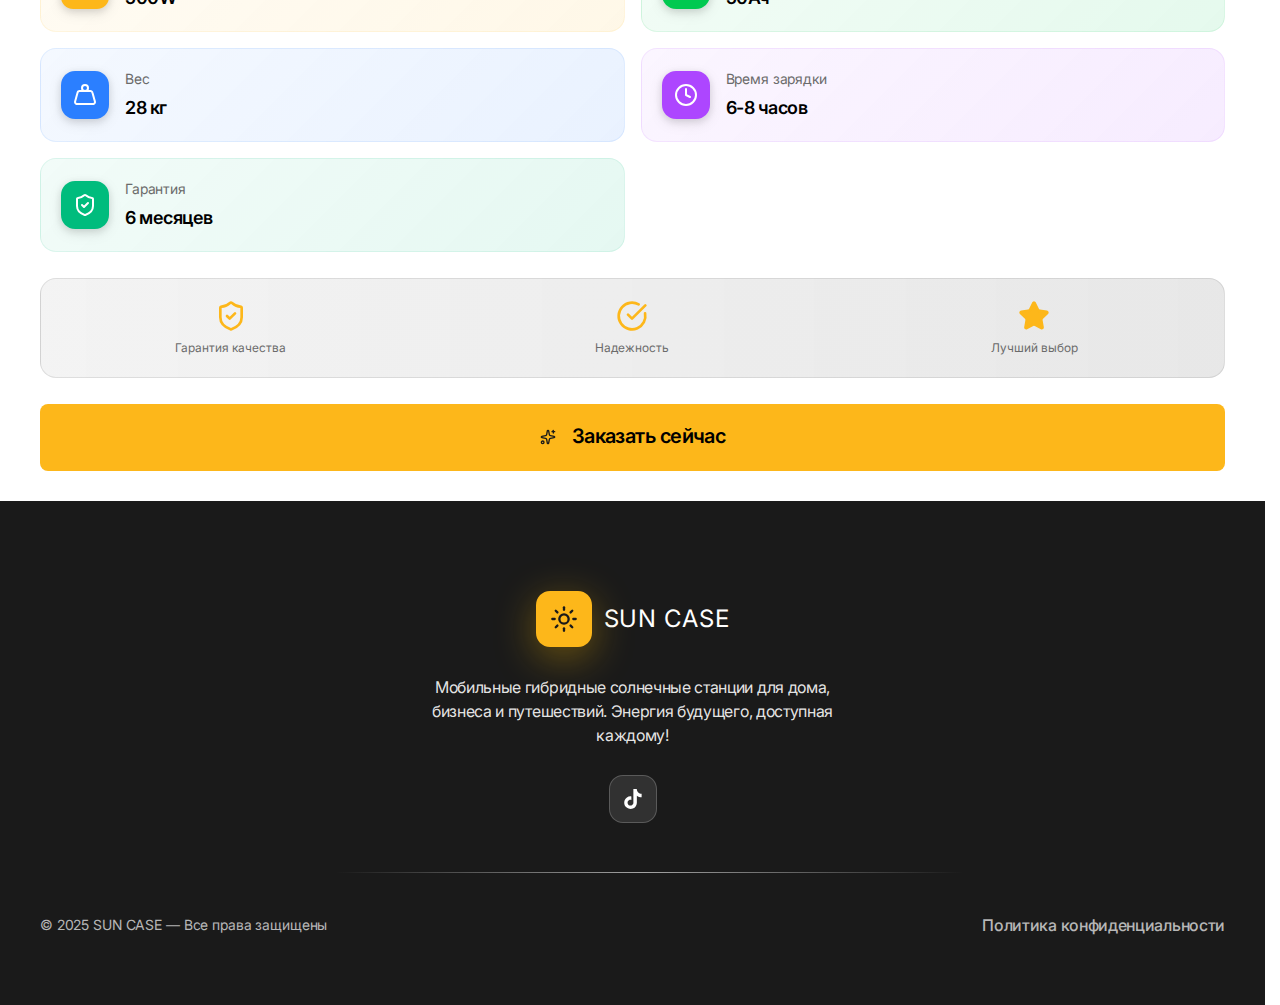
<file: sun-case-500w-50ah.html>
<!DOCTYPE html>
<html lang="en">
  <head>
    <meta charset="UTF-8" />
    <meta name="viewport" content="width=device-width, initial-scale=1.0" />
    <title>Document</title>
    <link rel="stylesheet" href="./styles/normalize.css" />
    <link rel="stylesheet" href="./styles/fonts.css" />
    <link rel="stylesheet" href="./styles/style.css" />
  </head>

  <body>
    <header class="header">
      <div class="header__body flex-center container">
        <a href="index.html" class="header__logo flex-center">
          <span class="header__logo-icon-wrapper box-shadow content-size">
            <svg
              width="40"
              height="40"
              viewBox="0 0 40 40"
              fill="none"
              xmlns="http://www.w3.org/2000/svg"
            >
              <path
                d="M0 10C0 4.47715 4.47715 0 10 0H30C35.5228 0 40 4.47715 40 10V30C40 35.5228 35.5228 40 30 40H10C4.47715 40 0 35.5228 0 30V10Z"
                fill="#FDB71A"
              />
              <path
                d="M20 24C22.2091 24 24 22.2091 24 20C24 17.7909 22.2091 16 20 16C17.7909 16 16 17.7909 16 20C16 22.2091 17.7909 24 20 24Z"
                stroke="#1A1A1A"
                stroke-width="2"
                stroke-linecap="round"
                stroke-linejoin="round"
              />
              <path
                d="M20 10V12"
                stroke="#1A1A1A"
                stroke-width="2"
                stroke-linecap="round"
                stroke-linejoin="round"
              />
              <path
                d="M20 28V30"
                stroke="#1A1A1A"
                stroke-width="2"
                stroke-linecap="round"
                stroke-linejoin="round"
              />
              <path
                d="M12.9301 12.9302L14.3401 14.3402"
                stroke="#1A1A1A"
                stroke-width="2"
                stroke-linecap="round"
                stroke-linejoin="round"
              />
              <path
                d="M25.66 25.6602L27.07 27.0702"
                stroke="#1A1A1A"
                stroke-width="2"
                stroke-linecap="round"
                stroke-linejoin="round"
              />
              <path
                d="M10 20H12"
                stroke="#1A1A1A"
                stroke-width="2"
                stroke-linecap="round"
                stroke-linejoin="round"
              />
              <path
                d="M28 20H30"
                stroke="#1A1A1A"
                stroke-width="2"
                stroke-linecap="round"
                stroke-linejoin="round"
              />
              <path
                d="M14.3401 25.6602L12.9301 27.0702"
                stroke="#1A1A1A"
                stroke-width="2"
                stroke-linecap="round"
                stroke-linejoin="round"
              />
              <path
                d="M27.07 12.9302L25.66 14.3402"
                stroke="#1A1A1A"
                stroke-width="2"
                stroke-linecap="round"
                stroke-linejoin="round"
              />
            </svg>
          </span>
          <span class="header__logo-text">SUN CASE</span>
        </a>
        <nav class="header__nav">
          <ul class="header__nav-list flex-center hidden-mobile">
            <li class="header__item">
              <a
                href="index.html#catalog"
                class="header__link"
                onclick="mobileOverlay.close()"
                data-lang-key="translate_1"
              >
                Каталог
              </a>
            </li>
            <li class="header__item">
              <a
                href="index.html#video-review"
                class="header__link"
                onclick="mobileOverlay.close()"
                data-lang-key="translate_2"
              >
                Видео-обзор
              </a>
            </li>
            <li class="header__item">
              <a
                href="index.html#about-station"
                class="header__link"
                onclick="mobileOverlay.close()"
                data-lang-key="translate_3"
              >
                О станции
              </a>
            </li>
            <li class="header__item">
              <a
                href="index.html#contacts"
                class="header__link"
                onclick="mobileOverlay.close()"
                data-lang-key="translate_04"
              >
                Контакты
              </a>
            </li>
          </ul>
          <ul class="header__buttons-list hidden-mobile">
            <li class="header__buttons-item flex-center">
              <!-- аккордеон смены языка: -->
              <details class="header__lang closing-accordion">
                <summary class="hidden-summary-arrow">
                  <!-- спан RU :  -->
                  <span class="ru header__lang-cont flex-center">
                    <span
                      class="header__lang-cont-icon-wrapper box-shadow content-size"
                    >
                      <svg
                        width="26"
                        height="26"
                        viewBox="0 0 26 26"
                        fill="none"
                        xmlns="http://www.w3.org/2000/svg"
                      >
                        <path
                          d="M0 13C0 5.8203 5.8203 0 13 0C20.1797 0 26 5.8203 26 13C26 20.1797 20.1797 26 13 26C5.8203 26 0 20.1797 0 13Z"
                          fill="url(#paint0_linear_108_1698)"
                        />
                        <path
                          d="M4.9929 17V8.27273H8.43608C9.09517 8.27273 9.65767 8.39062 10.1236 8.62642C10.5923 8.85937 10.9489 9.19034 11.1932 9.61932C11.4403 10.0455 11.5639 10.5469 11.5639 11.1236C11.5639 11.7031 11.4389 12.2017 11.1889 12.6193C10.9389 13.0341 10.5767 13.3523 10.1023 13.5739C9.63068 13.7955 9.05966 13.9062 8.3892 13.9062H6.08381V12.4233H8.09091C8.44318 12.4233 8.7358 12.375 8.96875 12.2784C9.2017 12.1818 9.375 12.0369 9.48864 11.8438C9.60511 11.6506 9.66335 11.4105 9.66335 11.1236C9.66335 10.8338 9.60511 10.5895 9.48864 10.3906C9.375 10.1918 9.20028 10.0412 8.96449 9.93892C8.73153 9.83381 8.4375 9.78125 8.08239 9.78125H6.83807V17H4.9929ZM9.70597 13.0284L11.875 17H9.83807L7.71591 13.0284H9.70597ZM18.2585 8.27273H20.1037V13.9403C20.1037 14.5767 19.9517 15.1335 19.6477 15.6108C19.3466 16.0881 18.9247 16.4602 18.3821 16.7273C17.8395 16.9915 17.2074 17.1236 16.4858 17.1236C15.7614 17.1236 15.1278 16.9915 14.5852 16.7273C14.0426 16.4602 13.6207 16.0881 13.3196 15.6108C13.0185 15.1335 12.8679 14.5767 12.8679 13.9403V8.27273H14.7131V13.7827C14.7131 14.1151 14.7855 14.4105 14.9304 14.669C15.0781 14.9276 15.2855 15.1307 15.5526 15.2784C15.8196 15.4261 16.1307 15.5 16.4858 15.5C16.8438 15.5 17.1548 15.4261 17.419 15.2784C17.6861 15.1307 17.892 14.9276 18.0369 14.669C18.1847 14.4105 18.2585 14.1151 18.2585 13.7827V8.27273Z"
                          fill="#1A1A1A"
                        />
                        <defs>
                          <linearGradient
                            id="paint0_linear_108_1698"
                            x1="0"
                            y1="0"
                            x2="26"
                            y2="26"
                            gradientUnits="userSpaceOnUse"
                          >
                            <stop stop-color="#FDB71A" />
                            <stop offset="0.5" stop-color="#FDC700" />
                            <stop offset="1" stop-color="#FF8904" />
                          </linearGradient>
                        </defs>
                      </svg>
                    </span>
                    <span class="header__lang-cont-text-wrapper">RU</span>
                  </span>
                  <!-- спан UK :  -->
                  <!-- <span class="uk header__lang-cont flex-center">
                        <span
                          class="header__lang-cont-icon-wrapper box-shadow content-size"
                        >
                          <svg width="26" height="26" viewBox="0 0 26 26" fill="none" xmlns="http://www.w3.org/2000/svg">
    <path d="M0 13C0 5.8203 5.8203 0 13 0C20.1797 0 26 5.8203 26 13C26 20.1797 20.1797 26 13 26C5.8203 26 0 20.1797 0 13Z" fill="url(#paint0_linear_108_1705)"/>
    <path d="M9.88352 8.27273H11.7287V13.9403C11.7287 14.5767 11.5767 15.1335 11.2727 15.6108C10.9716 16.0881 10.5497 16.4602 10.0071 16.7273C9.46449 16.9915 8.83239 17.1236 8.1108 17.1236C7.38636 17.1236 6.75284 16.9915 6.21023 16.7273C5.66761 16.4602 5.24574 16.0881 4.9446 15.6108C4.64347 15.1335 4.4929 14.5767 4.4929 13.9403V8.27273H6.33807V13.7827C6.33807 14.1151 6.41051 14.4105 6.5554 14.669C6.70313 14.9276 6.91051 15.1307 7.17756 15.2784C7.4446 15.4261 7.75568 15.5 8.1108 15.5C8.46875 15.5 8.77983 15.4261 9.04403 15.2784C9.31108 15.1307 9.51705 14.9276 9.66193 14.669C9.80966 14.4105 9.88352 14.1151 9.88352 13.7827V8.27273ZM14.7511 17H12.7738L15.7866 8.27273H18.1644L21.1729 17H19.1957L17.0096 10.267H16.9414L14.7511 17ZM14.6275 13.5696H19.2979V15.0099H14.6275V13.5696Z" fill="#1A1A1A"/>
    <defs>
    <linearGradient id="paint0_linear_108_1705" x1="0" y1="0" x2="26" y2="26" gradientUnits="userSpaceOnUse">
    <stop stop-color="#FDB71A"/>
    <stop offset="0.5" stop-color="#FDC700"/>
    <stop offset="1" stop-color="#FF8904"/>
    </linearGradient>
    </defs>
    </svg>
                        </span>
                        <span class="header__lang-cont-text-wrapper">UK</span>
                      </span> -->
                </summary>
                <!-- <div class="header__lang-links-overlay"></div> -->
                <ul class="header__lang-links-list">
                  <li
                    class="header__lang-links-item header__lang-links-item--active"
                  >
                    <button
                      type="button"
                      class="header__lang-link"
                      data-lang="ru"
                    >
                      <span
                        class="header__lang-link-icon-wrapper box-shadow content-size"
                      >
                        <svg
                          width="26"
                          height="26"
                          viewBox="0 0 26 26"
                          fill="none"
                          xmlns="http://www.w3.org/2000/svg"
                        >
                          <path
                            d="M0 13C0 5.8203 5.8203 0 13 0C20.1797 0 26 5.8203 26 13C26 20.1797 20.1797 26 13 26C5.8203 26 0 20.1797 0 13Z"
                            fill="url(#paint0_linear_108_1698)"
                          />
                          <path
                            d="M4.9929 17V8.27273H8.43608C9.09517 8.27273 9.65767 8.39062 10.1236 8.62642C10.5923 8.85937 10.9489 9.19034 11.1932 9.61932C11.4403 10.0455 11.5639 10.5469 11.5639 11.1236C11.5639 11.7031 11.4389 12.2017 11.1889 12.6193C10.9389 13.0341 10.5767 13.3523 10.1023 13.5739C9.63068 13.7955 9.05966 13.9062 8.3892 13.9062H6.08381V12.4233H8.09091C8.44318 12.4233 8.7358 12.375 8.96875 12.2784C9.2017 12.1818 9.375 12.0369 9.48864 11.8438C9.60511 11.6506 9.66335 11.4105 9.66335 11.1236C9.66335 10.8338 9.60511 10.5895 9.48864 10.3906C9.375 10.1918 9.20028 10.0412 8.96449 9.93892C8.73153 9.83381 8.4375 9.78125 8.08239 9.78125H6.83807V17H4.9929ZM9.70597 13.0284L11.875 17H9.83807L7.71591 13.0284H9.70597ZM18.2585 8.27273H20.1037V13.9403C20.1037 14.5767 19.9517 15.1335 19.6477 15.6108C19.3466 16.0881 18.9247 16.4602 18.3821 16.7273C17.8395 16.9915 17.2074 17.1236 16.4858 17.1236C15.7614 17.1236 15.1278 16.9915 14.5852 16.7273C14.0426 16.4602 13.6207 16.0881 13.3196 15.6108C13.0185 15.1335 12.8679 14.5767 12.8679 13.9403V8.27273H14.7131V13.7827C14.7131 14.1151 14.7855 14.4105 14.9304 14.669C15.0781 14.9276 15.2855 15.1307 15.5526 15.2784C15.8196 15.4261 16.1307 15.5 16.4858 15.5C16.8438 15.5 17.1548 15.4261 17.419 15.2784C17.6861 15.1307 17.892 14.9276 18.0369 14.669C18.1847 14.4105 18.2585 14.1151 18.2585 13.7827V8.27273Z"
                            fill="#1A1A1A"
                          />
                          <defs>
                            <linearGradient
                              id="paint0_linear_108_1698"
                              x1="0"
                              y1="0"
                              x2="26"
                              y2="26"
                              gradientUnits="userSpaceOnUse"
                            >
                              <stop stop-color="#FDB71A" />
                              <stop offset="0.5" stop-color="#FDC700" />
                              <stop offset="1" stop-color="#FF8904" />
                            </linearGradient>
                          </defs>
                        </svg>
                      </span>
                      <span class="header__lang-cont-text-wrapper">
                        Русский
                      </span>
                    </button>
                  </li>
                  <li class="header__lang-links-item">
                    <button
                      type="button"
                      class="header__lang-link"
                      data-lang="ua"
                    >
                      <span
                        class="header__lang-link-icon-wrapper box-shadow content-size"
                      >
                        <svg
                          width="26"
                          height="26"
                          viewBox="0 0 26 26"
                          fill="none"
                          xmlns="http://www.w3.org/2000/svg"
                        >
                          <path
                            d="M0 13C0 5.8203 5.8203 0 13 0C20.1797 0 26 5.8203 26 13C26 20.1797 20.1797 26 13 26C5.8203 26 0 20.1797 0 13Z"
                            fill="url(#paint0_linear_108_1705)"
                          />
                          <path
                            d="M9.88352 8.27273H11.7287V13.9403C11.7287 14.5767 11.5767 15.1335 11.2727 15.6108C10.9716 16.0881 10.5497 16.4602 10.0071 16.7273C9.46449 16.9915 8.83239 17.1236 8.1108 17.1236C7.38636 17.1236 6.75284 16.9915 6.21023 16.7273C5.66761 16.4602 5.24574 16.0881 4.9446 15.6108C4.64347 15.1335 4.4929 14.5767 4.4929 13.9403V8.27273H6.33807V13.7827C6.33807 14.1151 6.41051 14.4105 6.5554 14.669C6.70313 14.9276 6.91051 15.1307 7.17756 15.2784C7.4446 15.4261 7.75568 15.5 8.1108 15.5C8.46875 15.5 8.77983 15.4261 9.04403 15.2784C9.31108 15.1307 9.51705 14.9276 9.66193 14.669C9.80966 14.4105 9.88352 14.1151 9.88352 13.7827V8.27273ZM14.7511 17H12.7738L15.7866 8.27273H18.1644L21.1729 17H19.1957L17.0096 10.267H16.9414L14.7511 17ZM14.6275 13.5696H19.2979V15.0099H14.6275V13.5696Z"
                            fill="#1A1A1A"
                          />
                          <defs>
                            <linearGradient
                              id="paint0_linear_108_1705"
                              x1="0"
                              y1="0"
                              x2="26"
                              y2="26"
                              gradientUnits="userSpaceOnUse"
                            >
                              <stop stop-color="#FDB71A" />
                              <stop offset="0.5" stop-color="#FDC700" />
                              <stop offset="1" stop-color="#FF8904" />
                            </linearGradient>
                          </defs>
                        </svg>
                      </span>
                      <span class="header__lang-cont-text-wrapper">
                        Український
                      </span>
                    </button>
                  </li>
                </ul>
              </details>
            </li>
            <li class="header__buttons-item flex-center">
              <!-- ссылка(пока что) на корзину: -->
              <a href="#" class="header__basket">
                <span class="header__basket-icon-wrapper content-size">
                  <svg
                    width="41"
                    height="40"
                    viewBox="0 0 41 40"
                    fill="none"
                    xmlns="http://www.w3.org/2000/svg"
                  >
                    <g clip-path="url(#clip0_17_72)">
                      <path
                        d="M15.4688 30C16.021 30 16.4688 29.5523 16.4688 29C16.4688 28.4477 16.021 28 15.4688 28C14.9165 28 14.4688 28.4477 14.4688 29C14.4688 29.5523 14.9165 30 15.4688 30Z"
                        stroke="#1A1A1A"
                        stroke-width="2"
                        stroke-linecap="round"
                        stroke-linejoin="round"
                      />
                      <path
                        d="M26.4688 30C27.021 30 27.4688 29.5523 27.4688 29C27.4688 28.4477 27.021 28 26.4688 28C25.9165 28 25.4688 28.4477 25.4688 29C25.4688 29.5523 25.9165 30 26.4688 30Z"
                        stroke="#1A1A1A"
                        stroke-width="2"
                        stroke-linecap="round"
                        stroke-linejoin="round"
                      />
                      <path
                        d="M9.51855 10.0498H11.5186L14.1786 22.4698C14.2761 22.9247 14.5292 23.3313 14.8943 23.6197C15.2593 23.908 15.7135 24.0602 16.1786 24.0498H25.9586C26.4137 24.0491 26.855 23.8931 27.2096 23.6076C27.5641 23.3222 27.8107 22.9243 27.9086 22.4798L29.5586 15.0498H12.5886"
                        stroke="#1A1A1A"
                        stroke-width="2"
                        stroke-linecap="round"
                        stroke-linejoin="round"
                      />
                      <circle cx="28.9688" cy="14.5" r="3.5" fill="#FDB71A" />
                    </g>
                    <defs>
                      <clipPath id="clip0_17_72">
                        <rect
                          width="24"
                          height="24"
                          fill="white"
                          transform="translate(8.46875 8)"
                        />
                      </clipPath>
                    </defs>
                  </svg>
                </span>
                <span class="visually-hidden">Корзина</span>
              </a>
            </li>
            <li class="header__buttons-item flex-center">
              <!-- повторная ссылка(пока что) на корзину в виде кнопки №заказать": -->
              <a href="#" class="header__order">Заказать</a>
            </li>
          </ul>
        </nav>
        <button
          class="header__burger-button burger-button visible-mobile"
          type="button"
          onclick="mobileOverlay.showModal()"
        >
          <span class="visually-hidden">Открыть меню навигации</span>
          <span class="header__burger-button-icon-wrapper content-size">
            <svg
              width="40"
              height="40"
              viewBox="0 0 40 40"
              fill="none"
              xmlns="http://www.w3.org/2000/svg"
            >
              <rect width="40" height="40" rx="8" fill="#FDB71A" />
              <path
                fill-rule="evenodd"
                clip-rule="evenodd"
                d="M10 13.25C10 12.5596 10.6716 12 11.5 12H29.5C30.3284 12 31 12.5596 31 13.25C31 13.9404 30.3284 14.5 29.5 14.5H11.5C10.6716 14.5 10 13.9404 10 13.25ZM10 19.5C10 18.8097 10.6716 18.25 11.5 18.25H29.5C30.3284 18.25 31 18.8097 31 19.5C31 20.1904 30.3284 20.75 29.5 20.75H11.5C10.6716 20.75 10 20.1904 10 19.5ZM10 25.75C10 25.0597 10.6716 24.5 11.5 24.5H29.5C30.3284 24.5 31 25.0597 31 25.75C31 26.4404 30.3284 27 29.5 27H11.5C10.6716 27 10 26.4404 10 25.75Z"
                fill="black"
              />
            </svg>
          </span>
        </button>
      </div>
    </header>
    <main class="main">
      <div class="container">
        <a class="section__bread-crumb flex-center" href="index.html">
          <span class="content-size">
            <svg
              width="31"
              height="32"
              viewBox="0 0 31 32"
              fill="none"
              xmlns="http://www.w3.org/2000/svg"
            >
              <path
                d="M6.6962 10.9999L1 17.1557L7 22.9999"
                stroke="black"
                stroke-width="2"
                stroke-miterlimit="10"
                stroke-linecap="round"
                stroke-linejoin="round"
              />
              <path
                d="M2 16.9999L30 16.9999"
                stroke="black"
                stroke-width="2"
                stroke-miterlimit="10"
                stroke-linecap="round"
                stroke-linejoin="round"
              />
            </svg>
          </span>
          <span>Назад</span>
        </a>
        <section class="section2 product-card">
          <div class="product-card__gallery">
            <div class="swiper">
              <!-- <swiper-container
                class="swiper-container"
                pagination="true"
                pagination-type="fraction"
                navigation="true"
                loop="true"
                lazy="true"
              >
                <swiper-slide class="swiper-slide" lazy="true">
                  <picture>
                    <source
                      type="image/avif"
                      srcset="
                        ./images/product-card/500w-50ah-1x.avif 1x,
                        ./images/product-card/500w-50ah-2x.avif 2x
                      "
                    />
                    <img
                      src="./images/product-card/500w-50ah-1x.jpg"
                      srcset="./images/product-card/500w-50ah-2x.jpg 2x"
                      width="794"
                      height="794"
                      loading="lazy"
                      alt=""
                    />
                  </picture>
                </swiper-slide>
                <swiper-slide class="swiper-slide" lazy="true">
                  <picture>
                    <source
                      type="image/avif"
                      srcset="
                        ./images/product-card/500w-50ah-1x.avif 1x,
                        ./images/product-card/500w-50ah-2x.avif 2x
                      "
                    />
                    <img
                      src="./images/product-card/500w-50ah-1x.jpg"
                      srcset="./images/product-card/500w-50ah-2x.jpg 2x"
                      width="794"
                      height="794"
                      loading="lazy"
                      alt=""
                    />
                  </picture>
                </swiper-slide>
                <swiper-slide class="swiper-slide" lazy="true">
                  <picture>
                    <source
                      type="image/avif"
                      srcset="
                        ./images/product-card/500w-50ah-1x.avif 1x,
                        ./images/product-card/500w-50ah-2x.avif 2x
                      "
                    />
                    <img
                      src="./images/product-card/500w-50ah-1x.jpg"
                      srcset="./images/product-card/500w-50ah-2x.jpg 2x"
                      width="794"
                      height="794"
                      loading="lazy"
                      alt=""
                    />
                  </picture>
                </swiper-slide>
                <swiper-slide class="swiper-slide" lazy="true">
                  <picture>
                    <source
                      type="image/avif"
                      srcset="
                        ./images/product-card/500w-50ah-1x.avif 1x,
                        ./images/product-card/500w-50ah-2x.avif 2x
                      "
                    />
                    <img
                      src="./images/product-card/500w-50ah-1x.jpg"
                      srcset="./images/product-card/500w-50ah-2x.jpg 2x"
                      width="794"
                      height="794"
                      loading="lazy"
                      alt=""
                    />
                  </picture>
                </swiper-slide>
              </swiper-container>
              <script src="https://cdn.jsdelivr.net/npm/swiper@11/swiper-element-bundle.min.js"></script> -->
            </div>
          </div>
          <div class="product-card__info flex-center flex-center--column">
            <h1 class="product-card__title">SUN CASE 500W 50Ач</h1>
            <div class="product-card__price flex-center">
              <span class="product-card__price-text">Цена:</span>
              <span class="product-card__price-number">12 199 грн</span>
            </div>
            <div class="product-card__description">
              <span class="product-card__description-title flex-center">
                <span
                  class="product-card__description-title-icon-wrapper content-size"
                >
                  <svg
                    width="33"
                    height="33"
                    viewBox="0 0 33 33"
                    fill="none"
                    xmlns="http://www.w3.org/2000/svg"
                  >
                    <path
                      d="M15.1487 3.86925C15.2077 3.55383 15.375 3.26894 15.6219 3.06393C15.8687 2.85893 16.1795 2.7467 16.5004 2.7467C16.8212 2.7467 17.132 2.85893 17.3789 3.06393C17.6257 3.26894 17.7931 3.55383 17.852 3.86925L19.2971 11.5115C19.3998 12.0548 19.6638 12.5546 20.0548 12.9456C20.4458 13.3366 20.9455 13.6006 21.4889 13.7032L29.1311 15.1484C29.4465 15.2073 29.7314 15.3747 29.9364 15.6215C30.1414 15.8684 30.2537 16.1791 30.2537 16.5C30.2537 16.8209 30.1414 17.1316 29.9364 17.3785C29.7314 17.6253 29.4465 17.7927 29.1311 17.8516L21.4889 19.2967C20.9455 19.3994 20.4458 19.6634 20.0548 20.0544C19.6638 20.4454 19.3998 20.9452 19.2971 21.4885L17.852 29.1307C17.7931 29.4462 17.6257 29.731 17.3789 29.9361C17.132 30.1411 16.8212 30.2533 16.5004 30.2533C16.1795 30.2533 15.8687 30.1411 15.6219 29.9361C15.375 29.731 15.2077 29.4462 15.1487 29.1307L13.7036 21.4885C13.601 20.9452 13.3369 20.4454 12.9459 20.0544C12.555 19.6634 12.0552 19.3994 11.5119 19.2967L3.86961 17.8516C3.55419 17.7927 3.26931 17.6253 3.0643 17.3785C2.85929 17.1316 2.74707 16.8209 2.74707 16.5C2.74707 16.1791 2.85929 15.8684 3.0643 15.6215C3.26931 15.3747 3.55419 15.2073 3.86961 15.1484L11.5119 13.7032C12.0552 13.6006 12.555 13.3366 12.9459 12.9456C13.3369 12.5546 13.601 12.0548 13.7036 11.5115L15.1487 3.86925Z"
                      stroke="#FDB71A"
                      stroke-width="1.66667"
                      stroke-linecap="round"
                      stroke-linejoin="round"
                    />
                    <path
                      d="M27.5 2.75V8.25"
                      stroke="#FDB71A"
                      stroke-width="1.66667"
                      stroke-linecap="round"
                      stroke-linejoin="round"
                    />
                    <path
                      d="M30.25 5.5H24.75"
                      stroke="#FDB71A"
                      stroke-width="1.66667"
                      stroke-linecap="round"
                      stroke-linejoin="round"
                    />
                    <path
                      d="M5.5 30.25C7.01878 30.25 8.25 29.0188 8.25 27.5C8.25 25.9812 7.01878 24.75 5.5 24.75C3.98122 24.75 2.75 25.9812 2.75 27.5C2.75 29.0188 3.98122 30.25 5.5 30.25Z"
                      stroke="#FDB71A"
                      stroke-width="1.66667"
                      stroke-linecap="round"
                      stroke-linejoin="round"
                    />
                  </svg>
                </span>
                Описание
              </span>
              <p class="product-card__description-text">
                Мобильные гибридные солнечные электростанции SUN CASE
                обеспечивают стабильное электроснабжение даже при перебоях в
                сети. Они работают как с подключением к сети, так и автономно —
                используя энергию солнца и аккумуляторы в тёмное время суток.
              </p>
            </div>
            <div class="product-card__specifications">
              <span class="product-card__specifications-title content-size">
                Технические характеристики
              </span>
              <ul class="product-card__grid-container">
                <li
                  class="product-card__grid-item product-card__grid-item--yellow"
                >
                  <span
                    class="product-card__grid-item-icon-wrapper content-size"
                  >
                    <svg
                      width="64"
                      height="64"
                      viewBox="0 0 64 64"
                      fill="none"
                      xmlns="http://www.w3.org/2000/svg"
                    >
                      <path
                        d="M0 16C0 7.16344 7.16344 0 16 0H48C56.8366 0 64 7.16344 64 16V48C64 56.8366 56.8366 64 48 64H16C7.16344 64 0 56.8366 0 48V16Z"
                        fill="#FDB71A"
                      />
                      <path
                        d="M21.3334 34.6666C21.0811 34.6674 20.8337 34.5967 20.62 34.4625C20.4063 34.3284 20.235 34.1364 20.1261 33.9088C20.0172 33.6812 19.9751 33.4273 20.0047 33.1768C20.0343 32.9262 20.1344 32.6892 20.2934 32.4932L33.4934 18.8932C33.5924 18.7789 33.7273 18.7017 33.876 18.6742C34.0247 18.6467 34.1783 18.6706 34.3117 18.7419C34.445 18.8132 34.5501 18.9278 34.6098 19.0667C34.6695 19.2057 34.6801 19.3608 34.64 19.5066L32.08 27.5332C32.0045 27.7353 31.9792 27.9526 32.0062 28.1666C32.0331 28.3806 32.1116 28.5848 32.2348 28.7618C32.3581 28.9388 32.5224 29.0832 32.7137 29.1828C32.9051 29.2823 33.1177 29.3339 33.3334 29.3332H42.6667C42.919 29.3324 43.1664 29.4031 43.3801 29.5373C43.5938 29.6714 43.7651 29.8634 43.874 30.091C43.9829 30.3186 44.025 30.5724 43.9954 30.823C43.9658 31.0736 43.8657 31.3106 43.7067 31.5066L30.5067 45.1066C30.4077 45.2208 30.2728 45.2981 30.1241 45.3256C29.9754 45.3531 29.8217 45.3292 29.6884 45.2579C29.555 45.1866 29.4499 45.072 29.3903 44.9331C29.3306 44.7941 29.3199 44.639 29.36 44.4932L31.92 36.4666C31.9955 36.2645 32.0209 36.0472 31.9939 35.8332C31.9669 35.6192 31.8885 35.415 31.7652 35.238C31.642 35.061 31.4777 34.9165 31.2863 34.817C31.095 34.7175 30.8824 34.6659 30.6667 34.6666H21.3334Z"
                        stroke="#1A1A1A"
                        stroke-width="2.66667"
                        stroke-linecap="round"
                        stroke-linejoin="round"
                      />
                    </svg>
                  </span>
                  <span class="product-card__grid-item-text-cont">
                    <span class="product-card__grid-item-property">
                      Мощность
                    </span>
                    <span class="product-card__grid-item-value">500W</span>
                  </span>
                </li>
                <li
                  class="product-card__grid-item product-card__grid-item--green"
                >
                  <span
                    class="product-card__grid-item-icon-wrapper content-size"
                  >
                    <svg
                      width="48"
                      height="48"
                      viewBox="0 0 48 48"
                      fill="none"
                      xmlns="http://www.w3.org/2000/svg"
                    >
                      <path
                        d="M0 14C0 6.26801 6.26801 0 14 0H34C41.732 0 48 6.26801 48 14V34C48 41.732 41.732 48 34 48H14C6.26801 48 0 41.732 0 34V14Z"
                        fill="#00C950"
                      />
                      <path
                        d="M34 26V22"
                        stroke="white"
                        stroke-width="2"
                        stroke-linecap="round"
                        stroke-linejoin="round"
                      />
                      <path
                        d="M28 18H16C14.8954 18 14 18.8954 14 20V28C14 29.1046 14.8954 30 16 30H28C29.1046 30 30 29.1046 30 28V20C30 18.8954 29.1046 18 28 18Z"
                        stroke="white"
                        stroke-width="2"
                        stroke-linecap="round"
                        stroke-linejoin="round"
                      />
                    </svg>
                  </span>
                  <span class="product-card__grid-item-text-cont">
                    <span class="product-card__grid-item-property">
                      Ёмкость
                    </span>
                    <span class="product-card__grid-item-value">50Ач</span>
                  </span>
                </li>
                <li
                  class="product-card__grid-item product-card__grid-item--blue"
                >
                  <span
                    class="product-card__grid-item-icon-wrapper content-size"
                  >
                    <svg
                      width="48"
                      height="48"
                      viewBox="0 0 48 48"
                      fill="none"
                      xmlns="http://www.w3.org/2000/svg"
                    >
                      <path
                        d="M0 14C0 6.26801 6.26801 0 14 0H34C41.732 0 48 6.26801 48 14V34C48 41.732 41.732 48 34 48H14C6.26801 48 0 41.732 0 34V14Z"
                        fill="#2B7FFF"
                      />
                      <path
                        d="M24 20C25.6569 20 27 18.6569 27 17C27 15.3431 25.6569 14 24 14C22.3431 14 21 15.3431 21 17C21 18.6569 22.3431 20 24 20Z"
                        stroke="white"
                        stroke-width="2"
                        stroke-linecap="round"
                        stroke-linejoin="round"
                      />
                      <path
                        d="M18.4997 20C18.067 20.0045 17.6474 20.1492 17.3039 20.4125C16.9604 20.6757 16.7116 21.0433 16.5947 21.46L14.0997 30.5C14.0241 30.7926 14.0158 31.0985 14.0754 31.3947C14.135 31.691 14.261 31.9699 14.4438 32.2105C14.6267 32.4511 14.8617 32.6471 15.1311 32.7839C15.4006 32.9206 15.6976 32.9945 15.9997 33H31.9997C32.3084 32.9999 32.6129 32.9283 32.8893 32.7909C33.1657 32.6535 33.4065 32.454 33.593 32.208C33.7794 31.962 33.9064 31.6762 33.9639 31.3729C34.0215 31.0697 34.0081 30.7572 33.9247 30.46L31.3997 21.5C31.2896 21.0734 31.0417 20.6951 30.6945 20.4239C30.3473 20.1526 29.9203 20.0036 29.4797 20H18.4997Z"
                        stroke="white"
                        stroke-width="2"
                        stroke-linecap="round"
                        stroke-linejoin="round"
                      />
                    </svg>
                  </span>
                  <span class="product-card__grid-item-text-cont">
                    <span class="product-card__grid-item-property">Вес</span>
                    <span class="product-card__grid-item-value">28 кг</span>
                  </span>
                </li>
                <li
                  class="product-card__grid-item product-card__grid-item--purple"
                >
                  <span
                    class="product-card__grid-item-icon-wrapper content-size"
                  >
                    <svg
                      width="48"
                      height="48"
                      viewBox="0 0 48 48"
                      fill="none"
                      xmlns="http://www.w3.org/2000/svg"
                    >
                      <path
                        d="M0 14C0 6.26801 6.26801 0 14 0H34C41.732 0 48 6.26801 48 14V34C48 41.732 41.732 48 34 48H14C6.26801 48 0 41.732 0 34V14Z"
                        fill="#AD46FF"
                      />
                      <path
                        d="M24 18V24L28 26"
                        stroke="white"
                        stroke-width="2"
                        stroke-linecap="round"
                        stroke-linejoin="round"
                      />
                      <path
                        d="M24 34C29.5228 34 34 29.5228 34 24C34 18.4772 29.5228 14 24 14C18.4772 14 14 18.4772 14 24C14 29.5228 18.4772 34 24 34Z"
                        stroke="white"
                        stroke-width="2"
                        stroke-linecap="round"
                        stroke-linejoin="round"
                      />
                    </svg>
                  </span>
                  <span class="product-card__grid-item-text-cont">
                    <span class="product-card__grid-item-property">
                      Время зарядки
                    </span>
                    <span class="product-card__grid-item-value">6-8 часов</span>
                  </span>
                </li>
                <li
                  class="product-card__grid-item product-card__grid-item--light-green"
                >
                  <span
                    class="product-card__grid-item-icon-wrapper content-size"
                  >
                    <svg
                      width="48"
                      height="48"
                      viewBox="0 0 48 48"
                      fill="none"
                      xmlns="http://www.w3.org/2000/svg"
                    >
                      <path
                        d="M0 14C0 6.26801 6.26801 0 14 0H34C41.732 0 48 6.26801 48 14V34C48 41.732 41.732 48 34 48H14C6.26801 48 0 41.732 0 34V14Z"
                        fill="#00BC7D"
                      />
                      <path
                        d="M32 25C32 30 28.5 32.5 24.34 33.95C24.1222 34.0238 23.8855 34.0202 23.67 33.94C19.5 32.5 16 30 16 25V18C16 17.7347 16.1054 17.4804 16.2929 17.2929C16.4804 17.1053 16.7348 17 17 17C19 17 21.5 15.8 23.24 14.28C23.4519 14.099 23.7214 13.9995 24 13.9995C24.2786 13.9995 24.5481 14.099 24.76 14.28C26.51 15.81 29 17 31 17C31.2652 17 31.5196 17.1053 31.7071 17.2929C31.8946 17.4804 32 17.7347 32 18V25Z"
                        stroke="white"
                        stroke-width="2"
                        stroke-linecap="round"
                        stroke-linejoin="round"
                      />
                      <path
                        d="M21 24L23 26L27 22"
                        stroke="white"
                        stroke-width="2"
                        stroke-linecap="round"
                        stroke-linejoin="round"
                      />
                    </svg>
                  </span>
                  <span class="product-card__grid-item-text-cont">
                    <span class="product-card__grid-item-property">
                      Гарантия
                    </span>
                    <span class="product-card__grid-item-value">6 месяцев</span>
                  </span>
                </li>
              </ul>
            </div>
            <div class="product-card__advantages">
              <ul class="product-card__advantages-grid-container">
                <li class="product-card__advantages-grid-item">
                  <span
                    class="product-card__advantages-grid-item-icon-wrapper content-size"
                  >
                    <svg
                      width="32"
                      height="32"
                      viewBox="0 0 32 32"
                      fill="none"
                      xmlns="http://www.w3.org/2000/svg"
                    >
                      <path
                        d="M26.6663 17.3333C26.6663 23.9999 21.9997 27.3333 16.453 29.2666C16.1626 29.365 15.8471 29.3603 15.5597 29.2533C9.99967 27.3333 5.33301 23.9999 5.33301 17.3333V7.99995C5.33301 7.64633 5.47348 7.30719 5.72353 7.05714C5.97358 6.80709 6.31272 6.66662 6.66634 6.66662C9.33301 6.66662 12.6663 5.06662 14.9863 3.03995C15.2688 2.79861 15.6281 2.66602 15.9997 2.66602C16.3712 2.66602 16.7305 2.79861 17.013 3.03995C19.3463 5.07995 22.6663 6.66662 25.333 6.66662C25.6866 6.66662 26.0258 6.80709 26.2758 7.05714C26.5259 7.30719 26.6663 7.64633 26.6663 7.99995V17.3333Z"
                        stroke="#FDB71A"
                        stroke-width="2.66667"
                        stroke-linecap="round"
                        stroke-linejoin="round"
                      />
                      <path
                        d="M12 16.0002L14.6667 18.6668L20 13.3335"
                        stroke="#FDB71A"
                        stroke-width="2.66667"
                        stroke-linecap="round"
                        stroke-linejoin="round"
                      />
                    </svg>
                  </span>
                  <span class="product-card__advantages-grid-item-text">
                    Гарантия качества
                  </span>
                </li>
                <li class="product-card__advantages-grid-item">
                  <span
                    class="product-card__advantages-grid-item-icon-wrapper content-size"
                  >
                    <svg
                      width="32"
                      height="32"
                      viewBox="0 0 32 32"
                      fill="none"
                      xmlns="http://www.w3.org/2000/svg"
                    >
                      <path
                        d="M29.0681 13.3333C29.6771 16.3217 29.2431 19.4285 27.8386 22.1357C26.4341 24.8429 24.144 26.9867 21.3502 28.2097C18.5563 29.4328 15.4276 29.661 12.4859 28.8565C9.5441 28.0519 6.96705 26.2632 5.1845 23.7885C3.40195 21.3139 2.52163 18.303 2.69035 15.2578C2.85907 12.2127 4.06664 9.31744 6.11167 7.05488C8.1567 4.79232 10.9156 3.29923 13.9282 2.82459C16.9409 2.34995 20.0252 2.92247 22.6668 4.44665"
                        stroke="#FDB71A"
                        stroke-width="2.66667"
                        stroke-linecap="round"
                        stroke-linejoin="round"
                      />
                      <path
                        d="M12 14.6668L16 18.6668L29.3333 5.3335"
                        stroke="#FDB71A"
                        stroke-width="2.66667"
                        stroke-linecap="round"
                        stroke-linejoin="round"
                      />
                    </svg>
                  </span>
                  <span class="product-card__advantages-grid-item-text">
                    Надежность
                  </span>
                </li>
                <li class="product-card__advantages-grid-item">
                  <span
                    class="product-card__advantages-grid-item-icon-wrapper content-size"
                  >
                    <svg
                      width="32"
                      height="32"
                      viewBox="0 0 32 32"
                      fill="none"
                      xmlns="http://www.w3.org/2000/svg"
                    >
                      <path
                        d="M15.3665 3.06018C15.4249 2.94213 15.5152 2.84276 15.6271 2.77328C15.739 2.70381 15.8681 2.66699 15.9998 2.66699C16.1315 2.66699 16.2606 2.70381 16.3725 2.77328C16.4844 2.84276 16.5747 2.94213 16.6331 3.06018L19.7131 9.29885C19.916 9.70947 20.2155 10.0647 20.586 10.3341C20.9564 10.6035 21.3866 10.779 21.8398 10.8455L28.7278 11.8535C28.8583 11.8724 28.9809 11.9275 29.0818 12.0124C29.1826 12.0974 29.2577 12.2089 29.2985 12.3343C29.3393 12.4597 29.3442 12.5941 29.3126 12.7221C29.281 12.8501 29.2142 12.9668 29.1198 13.0589L24.1385 17.9095C23.8099 18.2297 23.5642 18.6248 23.4222 19.061C23.2803 19.4972 23.2465 19.9614 23.3238 20.4135L24.4998 27.2669C24.5228 27.3973 24.5087 27.5316 24.4591 27.6544C24.4095 27.7773 24.3264 27.8837 24.2192 27.9615C24.112 28.0394 23.9851 28.0855 23.8529 28.0947C23.7208 28.1039 23.5887 28.0758 23.4718 28.0135L17.3145 24.7762C16.9088 24.5632 16.4574 24.4519 15.9991 24.4519C15.5409 24.4519 15.0895 24.5632 14.6838 24.7762L8.52779 28.0135C8.4109 28.0754 8.27899 28.1032 8.14706 28.0939C8.01514 28.0845 7.88849 28.0383 7.78152 27.9605C7.67456 27.8827 7.59157 27.7764 7.542 27.6538C7.49243 27.5312 7.47827 27.3971 7.50113 27.2669L8.6758 20.4149C8.75339 19.9625 8.71977 19.498 8.57785 19.0616C8.43592 18.6251 8.18994 18.2297 7.86113 17.9095L2.8798 13.0602C2.78459 12.9682 2.71712 12.8514 2.68508 12.7229C2.65304 12.5945 2.65771 12.4597 2.69857 12.3338C2.73942 12.2079 2.81482 12.096 2.91616 12.0108C3.01751 11.9257 3.14073 11.8707 3.2718 11.8522L10.1585 10.8455C10.6121 10.7795 11.043 10.6043 11.4139 10.3348C11.7848 10.0654 12.0847 9.70988 12.2878 9.29885L15.3665 3.06018Z"
                        fill="#FDB71A"
                        stroke="#FDB71A"
                        stroke-width="2.66667"
                        stroke-linecap="round"
                        stroke-linejoin="round"
                      />
                    </svg>
                  </span>
                  <span class="product-card__advantages-grid-item-text">
                    Лучший выбор
                  </span>
                </li>
              </ul>
            </div>
            <button
              class="product-card__button button-rect button-rect--accent"
            >
              <span class="product-card__button-icon-wrapper content-size">
                <svg
                  width="16"
                  height="16"
                  viewBox="0 0 16 16"
                  fill="none"
                  xmlns="http://www.w3.org/2000/svg"
                >
                  <g clip-path="url(#clip0_512_38)">
                    <path
                      d="M7.34496 1.87581C7.37353 1.72287 7.45468 1.58475 7.57436 1.48535C7.69404 1.38595 7.84472 1.33154 8.00029 1.33154C8.15587 1.33154 8.30655 1.38595 8.42623 1.48535C8.54591 1.58475 8.62706 1.72287 8.65563 1.87581L9.35629 5.58114C9.40606 5.84457 9.53408 6.08688 9.72365 6.27645C9.91322 6.46602 10.1555 6.59404 10.419 6.64381L14.1243 7.34447C14.2772 7.37304 14.4154 7.45419 14.5147 7.57387C14.6141 7.69355 14.6686 7.84423 14.6686 7.99981C14.6686 8.15538 14.6141 8.30606 14.5147 8.42574C14.4154 8.54542 14.2772 8.62657 14.1243 8.65514L10.419 9.35581C10.1555 9.40557 9.91322 9.53359 9.72365 9.72316C9.53408 9.91273 9.40606 10.155 9.35629 10.4185L8.65563 14.1238C8.62706 14.2767 8.54591 14.4149 8.42623 14.5143C8.30655 14.6137 8.15587 14.6681 8.00029 14.6681C7.84472 14.6681 7.69404 14.6137 7.57436 14.5143C7.45468 14.4149 7.37353 14.2767 7.34496 14.1238L6.64429 10.4185C6.59453 10.155 6.46651 9.91273 6.27694 9.72316C6.08737 9.53359 5.84506 9.40557 5.58163 9.35581L1.87629 8.65514C1.72336 8.62657 1.58524 8.54542 1.48584 8.42574C1.38644 8.30606 1.33203 8.15538 1.33203 7.99981C1.33203 7.84423 1.38644 7.69355 1.48584 7.57387C1.58524 7.45419 1.72336 7.37304 1.87629 7.34447L5.58163 6.64381C5.84506 6.59404 6.08737 6.46602 6.27694 6.27645C6.46651 6.08688 6.59453 5.84457 6.64429 5.58114L7.34496 1.87581Z"
                      stroke="#1A1A1A"
                      stroke-width="1.33333"
                      stroke-linecap="round"
                      stroke-linejoin="round"
                    />
                    <path
                      d="M13.333 1.3335V4.00016"
                      stroke="#1A1A1A"
                      stroke-width="1.33333"
                      stroke-linecap="round"
                      stroke-linejoin="round"
                    />
                    <path
                      d="M14.6667 2.6665H12"
                      stroke="#1A1A1A"
                      stroke-width="1.33333"
                      stroke-linecap="round"
                      stroke-linejoin="round"
                    />
                    <path
                      d="M2.66634 14.6667C3.40272 14.6667 3.99967 14.0697 3.99967 13.3333C3.99967 12.597 3.40272 12 2.66634 12C1.92996 12 1.33301 12.597 1.33301 13.3333C1.33301 14.0697 1.92996 14.6667 2.66634 14.6667Z"
                      stroke="#1A1A1A"
                      stroke-width="1.33333"
                      stroke-linecap="round"
                      stroke-linejoin="round"
                    />
                  </g>
                  <defs>
                    <clipPath id="clip0_512_38">
                      <rect width="16" height="16" fill="white" />
                    </clipPath>
                  </defs>
                </svg>
              </span>
              <span>Заказать сейчас</span>
            </button>
          </div>
        </section>
      </div>
    </main>
    <footer class="section footer">
      <div class="container">
        <div class="footer__up">
          <div class="footer__up-inner flex-center">
            <a href="index.html" class="footer__logo flex-center">
              <span class="footer__logo-icon-wrapper content-size">
                <svg
                  width="64"
                  height="64"
                  viewBox="0 0 64 64"
                  fill="none"
                  xmlns="http://www.w3.org/2000/svg"
                >
                  <path
                    d="M0 16C0 7.16344 7.16344 0 16 0H48C56.8366 0 64 7.16344 64 16V48C64 56.8366 56.8366 64 48 64H16C7.16344 64 0 56.8366 0 48V16Z"
                    fill="#FDB71A"
                  />
                  <path
                    d="M32 37.3332C34.9455 37.3332 37.3333 34.9454 37.3333 31.9998C37.3333 29.0543 34.9455 26.6665 32 26.6665C29.0544 26.6665 26.6666 29.0543 26.6666 31.9998C26.6666 34.9454 29.0544 37.3332 32 37.3332Z"
                    stroke="#1A1A1A"
                    stroke-width="2.66667"
                    stroke-linecap="round"
                    stroke-linejoin="round"
                  />
                  <path
                    d="M32 18.6665V21.3332"
                    stroke="#1A1A1A"
                    stroke-width="2.66667"
                    stroke-linecap="round"
                    stroke-linejoin="round"
                  />
                  <path
                    d="M32 42.6665V45.3332"
                    stroke="#1A1A1A"
                    stroke-width="2.66667"
                    stroke-linecap="round"
                    stroke-linejoin="round"
                  />
                  <path
                    d="M22.5734 22.5732L24.4534 24.4532"
                    stroke="#1A1A1A"
                    stroke-width="2.66667"
                    stroke-linecap="round"
                    stroke-linejoin="round"
                  />
                  <path
                    d="M39.5468 39.5469L41.4268 41.4269"
                    stroke="#1A1A1A"
                    stroke-width="2.66667"
                    stroke-linecap="round"
                    stroke-linejoin="round"
                  />
                  <path
                    d="M18.6666 32H21.3333"
                    stroke="#1A1A1A"
                    stroke-width="2.66667"
                    stroke-linecap="round"
                    stroke-linejoin="round"
                  />
                  <path
                    d="M42.6666 32H45.3333"
                    stroke="#1A1A1A"
                    stroke-width="2.66667"
                    stroke-linecap="round"
                    stroke-linejoin="round"
                  />
                  <path
                    d="M24.4534 39.5469L22.5734 41.4269"
                    stroke="#1A1A1A"
                    stroke-width="2.66667"
                    stroke-linecap="round"
                    stroke-linejoin="round"
                  />
                  <path
                    d="M41.4268 22.5732L39.5468 24.4532"
                    stroke="#1A1A1A"
                    stroke-width="2.66667"
                    stroke-linecap="round"
                    stroke-linejoin="round"
                  />
                </svg>
              </span>
              <span class="footer__logo-text">SUN CASE</span>
            </a>
            <p
              class="section__text section__text--s section__text--white-trans container"
              data-lang-key="translate_79"
            >
              Мобильные гибридные солнечные станции для дома, бизнеса и
              путешествий. Энергия будущего, доступная каждому!
            </p>
            <a
              class="footer__note-link"
              href="https://www.tiktok.com/@constancy_live?is_from_webapp=1&sender_device=pc"
            >
              <span class="footer__note-link-icon-wrapper content-size">
                <svg
                  width="48"
                  height="48"
                  viewBox="0 0 48 48"
                  fill="none"
                  xmlns="http://www.w3.org/2000/svg"
                >
                  <mask id="path-1-inside-1_344_1915" fill="white">
                    <path
                      d="M0 14C0 6.26801 6.26801 0 14 0H34C41.732 0 48 6.26801 48 14V34C48 41.732 41.732 48 34 48H14C6.26801 48 0 41.732 0 34V14Z"
                    />
                  </mask>
                  <path
                    d="M0 14C0 6.26801 6.26801 0 14 0H34C41.732 0 48 6.26801 48 14V34C48 41.732 41.732 48 34 48H14C6.26801 48 0 41.732 0 34V14Z"
                    fill="white"
                    fill-opacity="0.1"
                  />
                  <path
                    d="M14 0V1H34V0V-1H14V0ZM48 14H47V34H48H49V14H48ZM34 48V47H14V48V49H34V48ZM0 34H1V14H0H-1V34H0ZM14 48V47C6.8203 47 1 41.1797 1 34H0H-1C-1 42.2843 5.71573 49 14 49V48ZM48 34H47C47 41.1797 41.1797 47 34 47V48V49C42.2843 49 49 42.2843 49 34H48ZM34 0V1C41.1797 1 47 6.8203 47 14H48H49C49 5.71573 42.2843 -1 34 -1V0ZM14 0V-1C5.71573 -1 -1 5.71573 -1 14H0H1C1 6.8203 6.8203 1 14 1V0Z"
                    fill="white"
                    fill-opacity="0.2"
                    mask="url(#path-1-inside-1_344_1915)"
                  />
                  <path
                    d="M31.5901 18.69C30.5933 18.4708 29.6915 17.9414 29.0142 17.1779C28.3369 16.4143 27.9189 15.4559 27.8201 14.44V14H24.3701V27.67C24.3708 28.2766 24.1807 28.868 23.8266 29.3604C23.4725 29.8529 22.9724 30.2215 22.3972 30.414C21.822 30.6065 21.2008 30.6131 20.6216 30.4329C20.0424 30.2527 19.5346 29.8948 19.1701 29.41C18.8436 28.9808 18.6436 28.4689 18.5929 27.932C18.5421 27.3951 18.6426 26.8548 18.8829 26.372C19.1233 25.8892 19.4939 25.4834 19.9529 25.2003C20.4118 24.9172 20.9409 24.7681 21.4801 24.77C21.7784 24.7683 22.0751 24.8121 22.3601 24.9V21.4C22.0285 21.3589 21.6943 21.3422 21.3601 21.35C20.1295 21.3829 18.9351 21.7739 17.9232 22.4753C16.9114 23.1766 16.126 24.1578 15.6633 25.2986C15.2006 26.4395 15.0806 27.6905 15.3181 28.8986C15.5555 30.1066 16.1401 31.2191 17.0001 32.1C17.8816 32.9962 19.0096 33.6101 20.2408 33.8638C21.472 34.1175 22.7509 33.9994 23.9148 33.5246C25.0787 33.0498 26.0753 32.2397 26.7778 31.1973C27.4803 30.1548 27.857 28.9271 27.8601 27.67V20.67C29.2516 21.6639 30.9202 22.1956 32.6301 22.19V18.79C32.2942 18.7914 31.9591 18.7579 31.6301 18.69H31.5901Z"
                    fill="white"
                  />
                </svg>
              </span>
            </a>
          </div>
        </div>
        <div class="footer__under flex-center">
          <p class="footer__copyrights">© 2025 SUN CASE — Все права защищены</p>
          <a class="footer__privacy-policy" href="privacy-policy.html">
            Политика конфиденциальности
          </a>
        </div>
      </div>
    </footer>
    <dialog class="mobile-overlay visible-mobile" id="mobileOverlay">
      <form class="mobile-overlay__button-exit-wrapper" method="dialog">
        <button class="mobile-overlay__button-exit" type="submit">
          <span class="mobile-overlay__button-exit-icon-wrapper content-size">
            <svg
              width="24"
              height="24"
              viewBox="0 0 24 24"
              fill="none"
              xmlns="http://www.w3.org/2000/svg"
            >
              <path
                d="M15.182 12.0001L19.4251 7.75733C19.8471 7.33534 20.0841 6.76299 20.0841 6.16621C20.0841 5.56942 19.8471 4.99707 19.4251 4.57508C19.0031 4.15309 18.4307 3.91602 17.834 3.91602C17.2372 3.91602 16.6648 4.15309 16.2428 4.57508L12.0001 8.81821L7.75733 4.57508C7.33534 4.15309 6.76299 3.91602 6.16621 3.91602C5.56942 3.91602 4.99707 4.15309 4.57508 4.57508C4.15309 4.99707 3.91602 5.56942 3.91602 6.16621C3.91602 6.76299 4.15309 7.33534 4.57508 7.75733L8.81821 12.0001L4.57508 16.2428C4.15309 16.6648 3.91602 17.2372 3.91602 17.834C3.91602 18.4307 4.15309 19.0031 4.57508 19.4251C4.99707 19.8471 5.56942 20.0841 6.16621 20.0841C6.76299 20.0841 7.33534 19.8471 7.75733 19.4251L12.0001 15.182L16.2428 19.4251C16.6648 19.8471 17.2372 20.0841 17.834 20.0841C18.4307 20.0841 19.0031 19.8471 19.4251 19.4251C19.8471 19.0031 20.0841 18.4307 20.0841 17.834C20.0841 17.2372 19.8471 16.6648 19.4251 16.2428L15.182 12.0001Z"
                fill="black"
              />
            </svg>
          </span>
          <span class="visually-hidden">Закрыть меню</span>
        </button>
      </form>
      <div class="mobile-overlay__body flex-center">
        <nav class="header__nav">
          <ul class="header__nav-list flex-center">
            <li class="header__item">
              <a
                href="index.html#catalog"
                class="header__link"
                onclick="mobileOverlay.close()"
              >
                Каталог
              </a>
            </li>
            <li class="header__item">
              <a
                href="index.html#video-review"
                class="header__link"
                onclick="mobileOverlay.close()"
                data-lang-key="translate_80"
              >
                Видео-обзор
              </a>
            </li>
            <li class="header__item">
              <a
                href="index.html#about-station"
                class="header__link"
                onclick="mobileOverlay.close()"
                data-lang-key="translate_81"
              >
                О станции
              </a>
            </li>
            <li class="header__item">
              <a
                href="index.html#contacts"
                class="header__link"
                onclick="mobileOverlay.close()"
                data-lang-key="translate_82"
              >
                Контакты
              </a>
            </li>
          </ul>
          <ul class="header__buttons-list">
            <li class="header__buttons-item flex-center">
              <!-- аккордеон смены языка: -->
              <details class="header__lang closing-accordion">
                <summary class="hidden-summary-arrow">
                  <!-- спан RU :  -->
                  <span class="ru header__lang-cont flex-center">
                    <span
                      class="header__lang-cont-icon-wrapper box-shadow content-size"
                    >
                      <svg
                        width="26"
                        height="26"
                        viewBox="0 0 26 26"
                        fill="none"
                        xmlns="http://www.w3.org/2000/svg"
                      >
                        <path
                          d="M0 13C0 5.8203 5.8203 0 13 0C20.1797 0 26 5.8203 26 13C26 20.1797 20.1797 26 13 26C5.8203 26 0 20.1797 0 13Z"
                          fill="url(#paint0_linear_108_1698)"
                        />
                        <path
                          d="M4.9929 17V8.27273H8.43608C9.09517 8.27273 9.65767 8.39062 10.1236 8.62642C10.5923 8.85937 10.9489 9.19034 11.1932 9.61932C11.4403 10.0455 11.5639 10.5469 11.5639 11.1236C11.5639 11.7031 11.4389 12.2017 11.1889 12.6193C10.9389 13.0341 10.5767 13.3523 10.1023 13.5739C9.63068 13.7955 9.05966 13.9062 8.3892 13.9062H6.08381V12.4233H8.09091C8.44318 12.4233 8.7358 12.375 8.96875 12.2784C9.2017 12.1818 9.375 12.0369 9.48864 11.8438C9.60511 11.6506 9.66335 11.4105 9.66335 11.1236C9.66335 10.8338 9.60511 10.5895 9.48864 10.3906C9.375 10.1918 9.20028 10.0412 8.96449 9.93892C8.73153 9.83381 8.4375 9.78125 8.08239 9.78125H6.83807V17H4.9929ZM9.70597 13.0284L11.875 17H9.83807L7.71591 13.0284H9.70597ZM18.2585 8.27273H20.1037V13.9403C20.1037 14.5767 19.9517 15.1335 19.6477 15.6108C19.3466 16.0881 18.9247 16.4602 18.3821 16.7273C17.8395 16.9915 17.2074 17.1236 16.4858 17.1236C15.7614 17.1236 15.1278 16.9915 14.5852 16.7273C14.0426 16.4602 13.6207 16.0881 13.3196 15.6108C13.0185 15.1335 12.8679 14.5767 12.8679 13.9403V8.27273H14.7131V13.7827C14.7131 14.1151 14.7855 14.4105 14.9304 14.669C15.0781 14.9276 15.2855 15.1307 15.5526 15.2784C15.8196 15.4261 16.1307 15.5 16.4858 15.5C16.8438 15.5 17.1548 15.4261 17.419 15.2784C17.6861 15.1307 17.892 14.9276 18.0369 14.669C18.1847 14.4105 18.2585 14.1151 18.2585 13.7827V8.27273Z"
                          fill="#1A1A1A"
                        />
                        <defs>
                          <linearGradient
                            id="paint0_linear_108_1698"
                            x1="0"
                            y1="0"
                            x2="26"
                            y2="26"
                            gradientUnits="userSpaceOnUse"
                          >
                            <stop stop-color="#FDB71A" />
                            <stop offset="0.5" stop-color="#FDC700" />
                            <stop offset="1" stop-color="#FF8904" />
                          </linearGradient>
                        </defs>
                      </svg>
                    </span>
                    <span class="header__lang-cont-text-wrapper">RU</span>
                  </span>
                  <!-- спан UK :  -->
                  <!-- <span class="uk header__lang-cont flex-center">
                        <span
                          class="header__lang-cont-icon-wrapper box-shadow content-size"
                        >
                          <svg width="26" height="26" viewBox="0 0 26 26" fill="none" xmlns="http://www.w3.org/2000/svg">
    <path d="M0 13C0 5.8203 5.8203 0 13 0C20.1797 0 26 5.8203 26 13C26 20.1797 20.1797 26 13 26C5.8203 26 0 20.1797 0 13Z" fill="url(#paint0_linear_108_1705)"/>
    <path d="M9.88352 8.27273H11.7287V13.9403C11.7287 14.5767 11.5767 15.1335 11.2727 15.6108C10.9716 16.0881 10.5497 16.4602 10.0071 16.7273C9.46449 16.9915 8.83239 17.1236 8.1108 17.1236C7.38636 17.1236 6.75284 16.9915 6.21023 16.7273C5.66761 16.4602 5.24574 16.0881 4.9446 15.6108C4.64347 15.1335 4.4929 14.5767 4.4929 13.9403V8.27273H6.33807V13.7827C6.33807 14.1151 6.41051 14.4105 6.5554 14.669C6.70313 14.9276 6.91051 15.1307 7.17756 15.2784C7.4446 15.4261 7.75568 15.5 8.1108 15.5C8.46875 15.5 8.77983 15.4261 9.04403 15.2784C9.31108 15.1307 9.51705 14.9276 9.66193 14.669C9.80966 14.4105 9.88352 14.1151 9.88352 13.7827V8.27273ZM14.7511 17H12.7738L15.7866 8.27273H18.1644L21.1729 17H19.1957L17.0096 10.267H16.9414L14.7511 17ZM14.6275 13.5696H19.2979V15.0099H14.6275V13.5696Z" fill="#1A1A1A"/>
    <defs>
    <linearGradient id="paint0_linear_108_1705" x1="0" y1="0" x2="26" y2="26" gradientUnits="userSpaceOnUse">
    <stop stop-color="#FDB71A"/>
    <stop offset="0.5" stop-color="#FDC700"/>
    <stop offset="1" stop-color="#FF8904"/>
    </linearGradient>
    </defs>
    </svg>
                        </span>
                        <span class="header__lang-cont-text-wrapper">UK</span>
                      </span> -->
                </summary>
                <!-- <div class="header__lang-links-overlay"></div> -->
                <ul class="header__lang-links-list">
                  <li
                    class="header__lang-links-item header__lang-links-item--active"
                  >
                    <button
                      type="button"
                      class="header__lang-link"
                      data-lang="ru"
                    >
                      <span
                        class="header__lang-link-icon-wrapper box-shadow content-size"
                      >
                        <svg
                          width="26"
                          height="26"
                          viewBox="0 0 26 26"
                          fill="none"
                          xmlns="http://www.w3.org/2000/svg"
                        >
                          <path
                            d="M0 13C0 5.8203 5.8203 0 13 0C20.1797 0 26 5.8203 26 13C26 20.1797 20.1797 26 13 26C5.8203 26 0 20.1797 0 13Z"
                            fill="url(#paint0_linear_108_1698)"
                          />
                          <path
                            d="M4.9929 17V8.27273H8.43608C9.09517 8.27273 9.65767 8.39062 10.1236 8.62642C10.5923 8.85937 10.9489 9.19034 11.1932 9.61932C11.4403 10.0455 11.5639 10.5469 11.5639 11.1236C11.5639 11.7031 11.4389 12.2017 11.1889 12.6193C10.9389 13.0341 10.5767 13.3523 10.1023 13.5739C9.63068 13.7955 9.05966 13.9062 8.3892 13.9062H6.08381V12.4233H8.09091C8.44318 12.4233 8.7358 12.375 8.96875 12.2784C9.2017 12.1818 9.375 12.0369 9.48864 11.8438C9.60511 11.6506 9.66335 11.4105 9.66335 11.1236C9.66335 10.8338 9.60511 10.5895 9.48864 10.3906C9.375 10.1918 9.20028 10.0412 8.96449 9.93892C8.73153 9.83381 8.4375 9.78125 8.08239 9.78125H6.83807V17H4.9929ZM9.70597 13.0284L11.875 17H9.83807L7.71591 13.0284H9.70597ZM18.2585 8.27273H20.1037V13.9403C20.1037 14.5767 19.9517 15.1335 19.6477 15.6108C19.3466 16.0881 18.9247 16.4602 18.3821 16.7273C17.8395 16.9915 17.2074 17.1236 16.4858 17.1236C15.7614 17.1236 15.1278 16.9915 14.5852 16.7273C14.0426 16.4602 13.6207 16.0881 13.3196 15.6108C13.0185 15.1335 12.8679 14.5767 12.8679 13.9403V8.27273H14.7131V13.7827C14.7131 14.1151 14.7855 14.4105 14.9304 14.669C15.0781 14.9276 15.2855 15.1307 15.5526 15.2784C15.8196 15.4261 16.1307 15.5 16.4858 15.5C16.8438 15.5 17.1548 15.4261 17.419 15.2784C17.6861 15.1307 17.892 14.9276 18.0369 14.669C18.1847 14.4105 18.2585 14.1151 18.2585 13.7827V8.27273Z"
                            fill="#1A1A1A"
                          />
                          <defs>
                            <linearGradient
                              id="paint0_linear_108_1698"
                              x1="0"
                              y1="0"
                              x2="26"
                              y2="26"
                              gradientUnits="userSpaceOnUse"
                            >
                              <stop stop-color="#FDB71A" />
                              <stop offset="0.5" stop-color="#FDC700" />
                              <stop offset="1" stop-color="#FF8904" />
                            </linearGradient>
                          </defs>
                        </svg>
                      </span>
                      <span class="header__lang-cont-text-wrapper">
                        Русский
                      </span>
                    </button>
                  </li>
                  <li class="header__lang-links-item">
                    <button
                      type="button"
                      class="header__lang-link"
                      data-lang="ua"
                    >
                      <span
                        class="header__lang-link-icon-wrapper box-shadow content-size"
                      >
                        <svg
                          width="26"
                          height="26"
                          viewBox="0 0 26 26"
                          fill="none"
                          xmlns="http://www.w3.org/2000/svg"
                        >
                          <path
                            d="M0 13C0 5.8203 5.8203 0 13 0C20.1797 0 26 5.8203 26 13C26 20.1797 20.1797 26 13 26C5.8203 26 0 20.1797 0 13Z"
                            fill="url(#paint0_linear_108_1705)"
                          />
                          <path
                            d="M9.88352 8.27273H11.7287V13.9403C11.7287 14.5767 11.5767 15.1335 11.2727 15.6108C10.9716 16.0881 10.5497 16.4602 10.0071 16.7273C9.46449 16.9915 8.83239 17.1236 8.1108 17.1236C7.38636 17.1236 6.75284 16.9915 6.21023 16.7273C5.66761 16.4602 5.24574 16.0881 4.9446 15.6108C4.64347 15.1335 4.4929 14.5767 4.4929 13.9403V8.27273H6.33807V13.7827C6.33807 14.1151 6.41051 14.4105 6.5554 14.669C6.70313 14.9276 6.91051 15.1307 7.17756 15.2784C7.4446 15.4261 7.75568 15.5 8.1108 15.5C8.46875 15.5 8.77983 15.4261 9.04403 15.2784C9.31108 15.1307 9.51705 14.9276 9.66193 14.669C9.80966 14.4105 9.88352 14.1151 9.88352 13.7827V8.27273ZM14.7511 17H12.7738L15.7866 8.27273H18.1644L21.1729 17H19.1957L17.0096 10.267H16.9414L14.7511 17ZM14.6275 13.5696H19.2979V15.0099H14.6275V13.5696Z"
                            fill="#1A1A1A"
                          />
                          <defs>
                            <linearGradient
                              id="paint0_linear_108_1705"
                              x1="0"
                              y1="0"
                              x2="26"
                              y2="26"
                              gradientUnits="userSpaceOnUse"
                            >
                              <stop stop-color="#FDB71A" />
                              <stop offset="0.5" stop-color="#FDC700" />
                              <stop offset="1" stop-color="#FF8904" />
                            </linearGradient>
                          </defs>
                        </svg>
                      </span>
                      <span class="header__lang-cont-text-wrapper">
                        Український
                      </span>
                    </button>
                  </li>
                </ul>
              </details>
            </li>
            <li class="header__buttons-item flex-center">
              <!-- ссылка(пока что) на корзину: -->
              <a href="#" class="header__basket">
                <span class="header__basket-icon-wrapper content-size">
                  <svg
                    width="41"
                    height="40"
                    viewBox="0 0 41 40"
                    fill="none"
                    xmlns="http://www.w3.org/2000/svg"
                  >
                    <g clip-path="url(#clip0_17_72)">
                      <path
                        d="M15.4688 30C16.021 30 16.4688 29.5523 16.4688 29C16.4688 28.4477 16.021 28 15.4688 28C14.9165 28 14.4688 28.4477 14.4688 29C14.4688 29.5523 14.9165 30 15.4688 30Z"
                        stroke="#1A1A1A"
                        stroke-width="2"
                        stroke-linecap="round"
                        stroke-linejoin="round"
                      />
                      <path
                        d="M26.4688 30C27.021 30 27.4688 29.5523 27.4688 29C27.4688 28.4477 27.021 28 26.4688 28C25.9165 28 25.4688 28.4477 25.4688 29C25.4688 29.5523 25.9165 30 26.4688 30Z"
                        stroke="#1A1A1A"
                        stroke-width="2"
                        stroke-linecap="round"
                        stroke-linejoin="round"
                      />
                      <path
                        d="M9.51855 10.0498H11.5186L14.1786 22.4698C14.2761 22.9247 14.5292 23.3313 14.8943 23.6197C15.2593 23.908 15.7135 24.0602 16.1786 24.0498H25.9586C26.4137 24.0491 26.855 23.8931 27.2096 23.6076C27.5641 23.3222 27.8107 22.9243 27.9086 22.4798L29.5586 15.0498H12.5886"
                        stroke="#1A1A1A"
                        stroke-width="2"
                        stroke-linecap="round"
                        stroke-linejoin="round"
                      />
                      <circle cx="28.9688" cy="14.5" r="3.5" fill="#FDB71A" />
                    </g>
                    <defs>
                      <clipPath id="clip0_17_72">
                        <rect
                          width="24"
                          height="24"
                          fill="white"
                          transform="translate(8.46875 8)"
                        />
                      </clipPath>
                    </defs>
                  </svg>
                </span>
                <span class="visually-hidden" data-lang-key="translate_83">
                  Корзина
                </span>
              </a>
            </li>
            <li class="header__buttons-item flex-center">
              <!-- повторная ссылка(пока что) на корзину в виде кнопки №заказать": -->
              <a href="#" class="header__order" data-lang-key="translate_84">
                Заказать
              </a>
            </li>
          </ul>
        </nav>
      </div>
    </dialog>
    <script>
      // Ждем, пока вся HTML-страница загрузится

      document.addEventListener("DOMContentLoaded", () => {
        // ===============================================

        // --- 1. ВАШ КОД: Скрытие хедера при скролле ---

        // ===============================================

        const header = document.querySelector(".header");

        // Добавляем проверку, что 'header' вообще существует

        if (header) {
          let lastScrollY = window.scrollY;

          let ticking = false;

          const SCROLL_THRESHOLD = 10;

          function updateHeader() {
            const currentScrollY = window.scrollY;

            if (Math.abs(currentScrollY - lastScrollY) < SCROLL_THRESHOLD) {
              ticking = false;

              return;
            }

            if (currentScrollY > lastScrollY && currentScrollY > 100) {
              header.classList.add("header--hidden");
            } else {
              header.classList.remove("header--hidden");
            }

            lastScrollY = currentScrollY;

            ticking = false;
          }

          window.addEventListener("scroll", () => {
            if (!ticking) {
              requestAnimationFrame(updateHeader);

              ticking = true;
            }
          });
        } // Конец if (header)

        // ===============================================

        // --- 2. ВАШ КОД: Скрытие аккордеонов ---

        // ===============================================

        document.addEventListener("click", function (event) {
          const isInsideAccordion = event.target.closest(".closing-accordion");

          if (!isInsideAccordion) {
            const accordions = document.querySelectorAll(
              ".closing-accordion[open]"
            );

            accordions.forEach((accordion) =>
              accordion.removeAttribute("open")
            );
          }
        });

        // ===============================================

        // --- 3. ВАШ КОД: Закрытие оверлея ---

        // ===============================================

        const mobileOverlay = document.getElementById("mobileOverlay");

        // Добавляем проверку, что 'mobileOverlay' существует

        if (mobileOverlay) {
          mobileOverlay.addEventListener("click", function (event) {
            if (event.target === this) {
              this.close();
            }
          });
        } // Конец if (mobileOverlay)

        // ===============================================

        // --- 4. НОВЫЙ КОД: Логика переключения языков ---

        // ===============================================

        let translations = {}; // Глобальный объект для хранения загруженных переводов

        // 4.1. Асинхронная функция для ЗАГРУЗКИ файла переводов

        async function loadTranslations() {
          try {
            console.log("🔄 Начинаем загрузку переводов...");
            const response = await fetch("translations.json");

            if (!response.ok) {
              throw new Error(`Ошибка загрузки: ${response.status}`);
            }

            translations = await response.json();

            console.log("✅ Переводы загружены", translations);

            // После УСПЕШНОЙ загрузки - запускаем основную логику языка

            initializeLanguageLogic();
          } catch (error) {
            console.error("❌ Не удалось загрузить файл переводов:", error);
          }
        }

        // 4.2. Функция, которая запускает всю логику (она вызовется ПОСЛЕ загрузки)

        function initializeLanguageLogic() {
          console.log("🔧 Инициализация логики перевода...");

          // Находим кнопки ОДИН РАЗ

          const langButtons = document.querySelectorAll(
            ".header__lang-link[data-lang]"
          );
          // проверить правильно ли указан класс, если что вот оно, изменить
          console.log(`🔍 Найдено кнопок перевода: ${langButtons.length}`);

          // 4.3. Главная функция, которая ПРИМЕНЯET перевод

          function setLanguage(lang) {
            console.log(`🌐 Устанавливаем язык: ${lang}`);

            const elementsToTranslate =
              document.querySelectorAll("[data-lang-key]");

            elementsToTranslate.forEach((element) => {
              const key = element.getAttribute("data-lang-key");

              // Проверяем, что словарь для языка есть, и ключ в нем есть

              if (
                translations[lang] &&
                translations[lang].hasOwnProperty(key)
              ) {
                element.textContent = translations[lang][key];
              } else if (translations[lang]) {
                // (Отладка) Если ключ не найден в этом языке

                console.warn(
                  `⚠️ Ключ "${key}" не найден в переводе для "${lang}"`
                );
              } else {
                // (Отладка) Если язык не найден

                console.error(`❌ Словарь для языка "${lang}" не найден!`);
              }
            });

            localStorage.setItem("language", lang);

            updateActiveButton(lang);
          }

          // 4.4. Вспомогательная функция для обновления активного класса

          function updateActiveButton(lang) {
            const allItems = document.querySelectorAll(
              ".header__lang-links-item"
            );

            allItems.forEach((item) => {
              item.classList.remove("header__lang-links-item--active");
            });

            const activeLink = document.querySelector(
              `.header__lang-link[data-lang="${lang}"]`
            );

            if (activeLink) {
              // .closest() находит родительский 'li' и делает его активным

              activeLink
                .closest(".header__lang-links-item")
                .classList.add("header__lang-links-item--active");

              console.log(`✅ Активирована кнопка языка: ${lang}`);
            }
          }

          // 4.5. Навешиваем обработчики на кнопки (ПРОСТОЙ СПОСОБ)

          langButtons.forEach((button) => {
            button.addEventListener("click", (event) => {
              event.preventDefault(); // <-- Вот это отменит перезагрузку

              const lang = button.getAttribute("data-lang");

              console.log(`🖱️ Клик по кнопке языка: ${lang}`); // <-- Ты должен увидеть это!

              setLanguage(lang);
            });
          });

          // 4.6. При первой загрузке страницы...

          const savedLang = localStorage.getItem("language") || "ru";

          console.log(`📖 Сохраненный язык: ${savedLang}`);

          setLanguage(savedLang); // Применяем язык
        }

        // 4.7. Запускаем весь процесс

        loadTranslations();
      }); // --- Конец обработчика DOMContentLoaded ---
    </script>
  </body>
</html>
</file>
<file: styles/fonts.css>
@font-face {
    font-family: 'InterstellarW00';
    src: url('../fonts/InterstellarW00-Regular.woff2') format('woff2'),
        url('../fonts/InterstellarW00-Regular.woff') format('woff');
    font-weight: normal;
    font-style: normal;
    font-display: swap;
}

@font-face {
    font-family: 'Inter 18pt';
    src: url('../fonts/Inter18pt-SemiBold.woff2') format('woff2'),
        url('Inter18pt-SemiBold.woff') format('woff');
    font-weight: 600;
    font-style: normal;
    font-display: swap;
}

@font-face {
    font-family: 'Inter 18pt';
    src: url('../fonts/Inter18pt-Regular.woff2') format('woff2'),
        url('Inter18pt-Regular.woff') format('woff');
    font-weight: normal;
    font-style: normal;
    font-display: swap;
}

@font-face {
    font-family: 'Inter 18pt';
    src: url('../fonts/Inter18pt-Medium.woff2') format('woff2'),
        url('Inter18pt-Medium.woff') format('woff');
    font-weight: 500;
    font-style: normal;
    font-display: swap;
}
</file>
<file: styles/style.css>
:root {
  --color-white: #ffffff;
  --color-white-trans10: #ffffff1a;
  --color-black: black;
  --color-accent: #fdb71a;
  --color-accent-alt: #fd881a;
  --color-red: #fb2c36;
  --color-red-trans20: #fb2c3633;
  --color-gray: #6b6b6b;
  --color-accent-trans20: #fdb71a33;
  --color-accent-trans30: #fdb71a4d;
  --color-accent-trans40: #fdb71a66;

  --color-light-grey-trans60: #807c7c99;
  --color-dark-grey: #0000001a;

  --font-family-base: "Inter 18pt", sans-serif;
  --font-family-alt: "InterstellarW00", sans-serif;

  --transition-duration-long: 600ms;
  --transition-duration-quick: 300ms;

  --container-width: 1200px;
  --container-padding-x: clamp(1rem, 0.133rem + 3.7vw, 2.5rem);
  --button-height: 67px;
  /* --button-height-s: 57px; */

  @media (min-width: 1024px) {
    --container-width: clamp(75rem, 83.33vw, 100rem);
  }

  /*
  --animation-delay: 1s;
  --scale: scale(1.15); */

  --desktop-above: 1921px;
  --desktop: 1920px;

  --laptop-above: 1729px;
  --laptop: 1728px;

  --laptop-s-above: 1441px;
  --laptop-s: 1440px;

  --tablet-above: 1025px;
  --tablet: 1024px;

  --tablet-s-above: 769px;
  --tablet-s: 768px;

  --phone-above: 376px;
  --phone: 375px;
}

body {
  font-family: var(--font-family-base);
  font-weight: 400;
  line-height: 1.28;
}

button {
  display: flex;
  background-color: transparent;
  padding: 0;
  border: none;
}

a,
button,
textarea,
svg * {
  transition-duration: var(--transition-duration-long);
}

a {
  text-decoration: none;
  color: inherit;
}


/* Убирает подсветку для всех интерактивных элементов */
button, 
a, 
input, 
textarea, 
select,
[role="button"] {
    -webkit-tap-highlight-color: transparent;
    -webkit-touch-callout: none;
    -webkit-user-select: none;
    user-select: none;
    outline: none;
}

/* Для состояния фокуса (опционально) */
button:focus, 
a:focus, 
input:focus, 
textarea:focus {
    outline: none;
}


.container {
  width: 100%;
  max-width: calc(var(--container-width) + var(--container-padding-x) * 2);
  margin-inline: auto;
  padding-inline: var(--container-padding-x);
}

.visually-hidden {
  position: absolute !important;
  width: 1px !important;
  height: 1px !important;
  margin: -1px !important;
  border: 0 !important;
  padding: 0 !important;
  white-space: nowrap !important;
  -webkit-clip-path: inset(100%) !important;
  clip-path: inset(100%) !important;
  clip: rect(0 0 0 0) !important;
  overflow: hidden !important;
}

@media (max-width: 1365px) {
  .hidden-mobile {
    position: absolute !important;
    width: 1px !important;
    height: 1px !important;
    padding: 0 !important;
    margin: -1px !important;
    overflow: hidden !important;
    clip: rect(0, 0, 0, 0) !important;
    white-space: nowrap !important;
    border: 0 !important;
  }
}

@media (min-width: 1366px) {
  .visible-mobile {
    position: absolute !important;
    width: 1px !important;
    height: 1px !important;
    padding: 0 !important;
    margin: -1px !important;
    overflow: hidden !important;
    clip: rect(0, 0, 0, 0) !important;
    white-space: nowrap !important;
    border: 0 !important;
  }
}

.content-size {
  display: flex;
}

.abs-center {
  position: absolute;
  top: 50%;
  left: 50%;
  translate: -50% -50%;
}

.flex-center {
  display: flex;
  justify-content: center;
  align-items: center;
}
.flex-center--column {
  flex-direction: column;
}

.gap16 {
  gap: 16px;
}

.box-shadow {
  filter: drop-shadow(0px 2px 4px var(--color-dark-grey))
    drop-shadow(0px 4px 6px var(--color-dark-grey));
}

.button-rect {
  height: var(--button-height);
  display: flex;
  justify-content: center;
  align-items: center;
  font-size: 18px;
  border-radius: 8px;
  font-weight: 500;
  letter-spacing: -0.0245em;
  transition-duration: var(--transition-duration-quick);
}

.button-rect--accent {
  border: 2px solid transparent;
  background-color: var(--color-accent);
  color: var(--color-black);
}
@media (hover: hover) {
  .button-rect--accent:hover {
    background-color: var(--color-accent-alt);
    color: var(--color-white);
  }
}
@media (hover: none) {
  .button-rect--accent:active {
    background-color: var(--color-accent-alt);
    color: var(--color-white);
  }
}

.button-rect--trans {
  border: 2px solid var(--color-white);
  background-color: var(--color-white-trans10);
  color: var(--color-white);
}
@media (hover: hover) {
  .button-rect--trans:hover {
    border-color: var(--color-accent);
    color: var(--color-accent);
  }
}
@media (hover: none) {
  .button-rect--trans:active {
    border-color: var(--color-accent);
    color: var(--color-accent);
  }
}

.button-rect--trans-border-black {
  background-color: var(--color-white);
  border: 2px solid var(--color-black);
  color: var(--color-black);
}
@media (hover: hover) {
  .button-rect--trans-border-black:hover {
    border-color: var(--color-accent);
    color: var(--color-white);
    background-color: #1e1e1e;
  }
}
@media (hover: none) {
  .button-rect--trans-border-black:active {
    border-color: var(--color-accent);
    color: var(--color-accent);
  }
}

@media (hover: hover) {
  .button-red:hover {
    border-color: var(--color-red);
    transition-duration: var(--transition-duration-quick);
    background: none;
    background-color: var(--color-white);
    color: var(--color-red);
  }
  .button-red:hover svg path {
    stroke: var(--color-red);
  }
}
@media (hover: none) {
  .button-red:active {
    border-color: var(--color-red);
    transition-duration: var(--transition-duration-quick);
    background: none;
    background-color: var(--color-white);
    color: var(--color-red);
  }
  .button-red:active svg path {
    stroke: var(--color-red);
  }
}

/*? header хедер */

.header {
  position: sticky;
  top: 0;
  width: 100%;
  transition: transform var(--transition-duration-quick) ease;
  z-index: 1000;
  background-color: var(--color-white);
  box-shadow: 0px 4px 6px -4px var(--color-dark-grey);
}

.header--hidden {
  transform: translate3d(
    0,
    -100%,
    0
  ); /* Сдвигает хедер вверх за пределы видимости */
}

.header__body {
  justify-content: space-between;
  padding-bottom: 20px;
  padding-top: clamp(1.25rem, -2.125rem + 3.13vw, 1.625rem);
}

/*? header nav навигация хедера */

.header__nav {
  width: 100%;
  display: flex;
  justify-content: space-between;
  align-items: center;
  flex-direction: column;
}
@media (min-width: 1366px) {
  .header__nav {
    width: auto;
    flex-direction: row;
    flex-grow: 1;
  }
}

/*? logo лого */
.header__logo {
  display: flex;
  gap: 8px;
}

.header__logo-text {
  min-width: 104px;
  font-family: var(--font-family-alt);
  font-weight: 400;
  font-size: 16px;
  letter-spacing: -0.02em;
  color: var(--color-black);
}

@media (hover: hover) {
  .header__burger-button:hover {
    filter: drop-shadow(0px 2px 4px var(--color-dark-grey))
      drop-shadow(0px 4px 6px var(--color-dark-grey));
  }
}
@media (hover: none) {
  .header__burger-button:active {
    filter: drop-shadow(0px 2px 4px var(--color-dark-grey))
      drop-shadow(0px 4px 6px var(--color-dark-grey));
  }
}

/*? мобайл оверлей*/

.mobile-overlay {
  position: fixed;
  top: 0;
  left: 0;
  width: 100%;
  height: 100%;
  height: 100vh;
  height: 100dvh;
  border: none;
  color: var(--color-black);
  background-color: var(--color-dark-grey);
}
.mobile-overlay:modal {
  max-width: 100%;
  max-height: 100%;
}

.mobile-overlay__body {
  border-radius: 8px;
  background-color: var(--color-white);
}

.mobile-overlay__button-exit {
  position: absolute;
  top: 25px;
  right: 29px;
}

.header__nav-list {
  width: 100%;
  padding-top: 44px;
  padding-inline: 16px;
  flex-direction: column;
  row-gap: clamp(2.5rem, 1.243rem + 5.36vw, 3.75rem);
}
@media (min-width: 1366px) {
  .header__nav-list {
    flex-direction: row;
    justify-content: center;
    column-gap: 60px;
    padding: 0;
  }
}

.header__item {
  width: 100%;
  text-align: center;
}
@media (min-width: 1366px) {
  .header__item {
    width: auto;
  }
}

.header__link {
  padding: 10px;
  font-size: 18px;
  letter-spacing: -0.025em;
  border-radius: 10px;
}
@media (hover: hover) {
  .header__link:hover {
    box-shadow: 0px 4px 6px -4px var(--color-dark-grey);
  }
}
@media (hover: none) {
  .header__link:active {
    box-shadow: 0px 4px 6px -4px var(--color-dark-grey);
  }
}

body:has(dialog[open]) {
  overflow: clip;
}

.header__buttons-list {
  width: 100%;
  display: grid;
  grid-template-columns: repeat(3, 1fr);
  gap: 10px 10px;
  justify-items: stretch;
  align-items: center;
  padding-top: clamp(2.5rem, 1.243rem + 5.36vw, 3.75rem);
  padding-inline: 16px;
  padding-bottom: 23px;
}
@media (min-width: 1366px) {
  .header__buttons-list {
    padding: 0;
    width: auto;
    margin-left: auto;
    display: flex;
    gap: 12px;
  }
}

.header__buttons-item:first-of-type {
  justify-content: flex-start;
}

.header__buttons-item:last-of-type {
  justify-content: flex-end;
}

/*? lang кнопкa языка*/
.header__lang {
  position: relative;
}

.hidden-summary-arrow {
  list-style: none;
}
.hidden-summary-arrow::-webkit-details-marker {
  display: none;
}

.header__lang-cont {
  padding: 10px;
  border: 1px solid var(--color-dark-grey);
  gap: 7px;
  border-radius: 10px;
  font-size: 14px;
  font-weight: 500;
  letter-spacing: -0.011em;
  transition-duration: var(--transition-duration-quick);
  cursor: pointer;
}

.header__lang-links-overlay {
  position: fixed;
  top: 0;
  bottom: 0;
  left: 0;
  right: 0;
  background-color: var(--color-dark-grey);
}

.header__lang-links-list {
  background-color: var(--color-white);
  border: 1px solid var(--color-dark-grey);
  position: absolute;
  bottom: 0;
  left: 0;
  color: var(--color-white);
  border-radius: 8px;
  padding: 5px;
  display: flex;
  flex-direction: column;
  gap: 7px;
}
@media (min-width: 1366px) {
  .header__lang-links-list {
    bottom: auto;
    left: auto;
    top: 0;
    right: 0;
  }
}

.header__lang-links-item {
  background-color: var(--color-white);
  border-radius: 8px;
  padding: 5px;
  transition-duration: var(--transition-duration-quick);
}
.header__lang-links-item--active {
  background-color: var(--color-accent);
}
@media (hover: hover) {
  .header__lang-links-item:hover {
    box-shadow: 0px 4px 6px -4px var(--color-dark-grey);
  }
}
@media (hover: none) {
  .header__lang-links-item:active {
    box-shadow: 0px 4px 6px -4px var(--color-dark-grey);
  }
}

.header__lang-link {
  color: var(--color-black);
  display: flex;
  gap: 7px;
  align-items: center;
}


/* Простое решение - сплошные цвета вместо градиентов */
.header__lang-link-icon-wrapper svg path:first-child {
  fill: #FDC700 !important;
}

.header__lang-link-icon-wrapper svg path:nth-child(2) {
  fill: #1A1A1A !important;
}

/* Для неактивных иконок */
.header__lang-links-item:not(.header__lang-links-item--active) .header__lang-link-icon-wrapper svg path:first-child {
  fill: #FDC700 !important;
}

@media (hover: hover) {
  .header__basket:hover {
    box-shadow: 0px 4px 6px -4px var(--color-dark-grey);
  }
}
@media (hover: none) {
  .header__basket:active {
    box-shadow: 0px 4px 6px -4px var(--color-dark-grey);
  }
}

.header__order {
  font-weight: 500;
  font-size: 14px;
  letter-spacing: -0.01em;
  padding: 8px 16px;
  background-color: var(--color-accent);
  border-radius: 8px;
}
@media (hover: hover) {
  .header__order:hover {
    color: var(--color-white);
    background-color: var(--color-accent-alt);
    filter: drop-shadow(0px 2px 4px var(--color-dark-grey))
      drop-shadow(0px 4px 6px var(--color-dark-grey));
  }
}
@media (hover: none) {
  .header__order:active {
    color: var(--color-white);
    background-color: var(--color-accent-alt);
    filter: drop-shadow(0px 2px 4px var(--color-dark-grey))
      drop-shadow(0px 4px 6px var(--color-dark-grey));
  }
}

/*? main*/

.hero {
  position: relative;
  width: 100%;
  min-height: 100vh;
  min-height: 100dvh;
  overflow: hidden;
  justify-content: center;
}

.hero__bg {
  background-image: linear-gradient(
      180deg,
      rgba(26, 26, 26, 0) -163.87%,
      rgba(26, 26, 26, 0.485577) -31.93%,
      #1a1a1a 100%
    ),
    image-set(
      url("../images/hero.avif") type("image/avif"),
      url("../images/hero.jpg") type("image/jpeg")
    );
  background-size: cover;
  background-position: center;
  position: absolute;
  top: 0;
  bottom: 0;
  left: 0;
  right: 0;
}

.hero__body {
  position: relative;
  z-index: 1;
  flex-direction: column;
  justify-content: center;
  gap: clamp(80px, 4.404rem + 2.54vw, 90px);
  padding-block: 47px;
}
@media (min-width: 768px) {
  .hero__body {
    width: 92%;
  }
}
@media (min-width: 1024px) {
  .hero__body {
    gap: 50px;
    padding-block: 75px;
  }
}
@media (min-width: 1366px) {
  .hero__body {
    width: 85%;
    max-width: 1180px;
    gap: clamp(50px, -25.718rem + 33.78vw, 75px);
  }
}

.hero__title {
  line-height: 1;
  font-family: var(--font-family-alt);
  font-weight: 400;
  font-size: clamp(52px, 6px + 12.2vw, 100px);
  background: linear-gradient(
    270.01deg,
    #ffffff -55.45%,
    #fdb71a 91.76%,
    #ffffff 165.38%
  );
  -webkit-background-clip: text;
  background-clip: text;
  -webkit-text-fill-color: transparent;
  color: transparent;
}
@media (min-width: 1024px) {
  .hero__title {
    font-size: clamp(
      130px,
      32px + 9.62vw,
      169px
    ); /*clamp(130px, 32px + 9.62vw, 170px)*/
  }
}

.hero__flickering-button {
  margin-top: 20px;
  padding: 12px 24px;
  column-gap: 13px;
  color: var(--color-accent);
  background-color: var(--color-accent-trans20);
  border-radius: 200px;
  border: 1px solid var(--color-accent-trans40);
  box-shadow: 0px 25px 50px -12px var(--color-accent-trans40);
  animation: infiniteFlicker 2s ease-in-out infinite;
  transition: all var(--transition-duration-quick) ease;
}
@keyframes infiniteFlicker {
  0%,
  100% {
    opacity: 1;
    box-shadow: 0px 25px 50px -12px var(--color-accent-trans40),
      0px 0px 20px 0px var(--color-accent-trans30);
  }
  50% {
    opacity: 0.8;
    box-shadow: 0px 25px 50px -12px var(--color-accent-trans20),
      0px 0px 30px 8px var(--color-accent-trans40);
  }
  75% {
    opacity: 0.9;
    box-shadow: 0px 25px 50px -12px var(--color-accent-trans30),
      0px 0px 40px 12px var(--color-accent-trans50);
  }
}

/* @media (hover: hover) {
  .hero__flickering-button:hover {
    border: 1px solid var(--color-accent);
    box-shadow: 0px 0px 32.2px -12px var(--color-accent-trans30);
    animation: none;
  }
}
@media (hover: none) {
  .hero__flickering-button:active {
    border: 1px solid var(--color-accent);
    box-shadow: 0px 0px 32.2px -12px var(--color-accent-trans30);
    animation: none;
  }
} */

.hero__description {
  color: #ffffffe5;
  flex-direction: column;
  row-gap: 30px;
  font-weight: 400;
  text-align: center;
}

.hero__subtitle {
  font-weight: inherit;
  font-size: 25px;
  letter-spacing: 0.0322em;
  line-height: 1.5;
}
@media (min-width: 1024px) {
  .hero__subtitle {
    font-size: clamp(35px, 5px + 2.92vw, 45px);
  }
}

.hero__text {
  font-size: clamp(20px, 14px + 0.58vw, 22px);
  letter-spacing: 0.0035em;
  line-height: 1.95;
}

.hero__buttons {
  gap: 15px;
  width: 100%;
  flex-direction: column;
}
@media (min-width: 768px) {
  .hero__buttons {
    flex-direction: row;
  }
}

.hero__link {
  width: 100%;
  box-shadow: 0px 4px 4px 0px #00000040;
  transition-duration: var(--transition-duration-long);
}

@media (min-width: 768px) {
  .hero__link {
    width: calc((100% - 15px) / 2);
  }
}

.section {
  padding-block: clamp(60px, 50px + 2.54vw, 70px);
  display: flex;
  justify-content: center;
  align-items: center;
  flex-direction: column;
}
@media (min-width: 1366px) {
  .section {
    padding-block: 97px;
  }
}

.section2 {
  padding-top: 20px;
  padding-bottom: 30px;
  display: flex;
  justify-content: center;
  align-items: center;
  flex-direction: column;
}
@media (min-width: 1366px) {
  .section2 {
    padding-bottom: 100px;
  }
}

.section__title {
  height: 72px;
  width: fit-content;
  margin-inline: auto;
  display: flex;
  justify-content: center;
  align-items: center;
  gap: 15px;
  padding-inline: 32px;
  border-radius: 200px;
  box-shadow: 0px 4px 6px -4px var(--color-dark-grey);
  border: 2px solid var(--color-accent-trans20);
  color: var(--color-accent);
  background: linear-gradient(
    90deg,
    rgba(253, 183, 26, 0.1) 0%,
    rgba(240, 177, 0, 0.1) 100%
  );
}
.section__title--rose {
  border: 2px solid var(--color-red-trans20);
  background-color: var(--color-red-trans20);
  color: var(--color-red);
}

.section__title--red {
  height: 62px;
  border: 2px solid transparent;
  background: linear-gradient(90deg, #fb2c36 0%, #f6339a 100%);
  color: var(--color-white);
  box-shadow: 0px 4px 6px -4px var(--color-dark-grey),
    0px 10px 15px -3px var(--color-dark-grey);
}

.section__title-text {
  font-size: clamp(1.25rem, 1.131rem + 0.51vw, 1.375rem); /* 20-22 */
  font-weight: 600;
  letter-spacing: 0.042em;
  line-height: 1;
}

.section__text {
  text-align: center;
  font-size: 18px;
  line-height: 1.5;
  letter-spacing: -0.02em;
}

.section__text--margin-block {
  margin-block: clamp(1.875rem, 0.682rem + 5.09vw, 3.125rem); /* 30-50 */
}

.section__text--s {
  font-size: 16px;
}

.section__text--white {
  color: var(--color-white);
}

.section__text--gray {
  color: var(--color-gray);
}
.section__text--white-trans {
  color: #ffffffe5;
}

.section__bread-crumb {
  width: 100%;
  gap: 10px;
  justify-content: flex-start;
  font-size: 18px;
  padding-top: 20px;
}

.section2__title {
  width: 100%;
  height: 100px;
  background-color: var(--color-accent-trans20);
  justify-content: flex-start;
}

.section2__title-body {
  justify-content: flex-start;
  gap: 15px;
  height: 100px;
}

.section2__title-icon-wrapper svg {
  width: 40px;
  height: 40px;
}
@media (min-width: 768px) {
  .section2__title-icon-wrapper svg {
    width: 60px;
    height: 60px;
  }
}

.section2__title-text {
  font-weight: 400;
  font-size: 24px;
  line-height: 32px;
  letter-spacing: 0.004375em;
  color: var(--color-black);
}

.section2__many-text {
  padding-top: 50px;
  font-weight: 400;
  font-size: 14px;
  line-height: 150%;
  letter-spacing: -0.009375em;
  color: var(--color-black);
}

.video-player {
  position: relative;
  max-width: 448px;
  width: 100%;
  height: auto;
  aspect-ratio: 448 / 924;
}

.video-player__bg {
  position: relative;
  width: 100%;
  height: 100%;
}

.video-player__bg-icon-wrapper {
  width: 100%;
  height: 100%;
}

.video-player__bg-icon-wrapper svg {
  display: block;
  width: 100%;
  height: 100%;
}

.video-player__video-cont {
  position: absolute;
  overflow: hidden;
  position: absolute;
  top: 6%;
  left: 4.46%;
  width: 91.07%;
  height: 88%;
  z-index: 2;
  background-color: var(--color-black);
}

.video-player__video {
  display: block;
  width: 100%;
  height: 100%;
  object-fit: cover;
}

.advantages,
.about-station {
  background: linear-gradient(
    135deg,
    #1a1a1a 0%,
    rgba(26, 26, 26, 0.95) 50%,
    rgba(26, 26, 26, 0.9) 100%
  );
}

.primary-grid__container {
  display: grid;
  gap: 20px;
  grid-template-columns: repeat(
    auto-fit,
    minmax(min(100%, max(340px, 50% - 10px)), 1fr)
  );
}

/* Ограничиваем максимальное количество колонок */
@media (min-width: 1440px) {
  .primary-grid__container {
    grid-template-columns: repeat(4, 1fr);
  }
}

.primary-grid__item,
.secondary-grid__item {
  background-color: var(--color-white-trans10);
  border-radius: 14px;
  position: relative;
  overflow: hidden;
}

.primary-grid__item {
  height: clamp(14.75rem, 7.813rem + 14.45vw, 17.063rem);
}

@media (min-width: 1440px) {
  .primary-grid__item {
    height: 224px;
  }
}

.primary-grid__item::before {
  content: "";
  position: absolute;
  top: 0;
  left: 0;
  right: 0;
  bottom: 0;
  border-radius: 14px;
  opacity: 0;
  transition: opacity var(--transition-duration-long) ease;
  z-index: 1;
}

.primary-grid__item::before {
  background: linear-gradient(
    135deg,
    rgba(255, 255, 255, 0.2) 0%,
    rgba(253, 183, 26, 0.4) 100%
  );
}

@media (hover: hover) {
  .primary-grid__item:hover::before {
    opacity: 1;
  }
}

@media (hover: none) {
  .primary-grid__item:active::before {
    opacity: 1;
  }
}

.primary-grid__item-body,
.secondary-grid__item-body {
  position: relative;
  z-index: 2;
  display: flex;
  flex-direction: column;
  justify-content: space-between;
  align-items: center;
}

.primary-grid__item-body {
  height: 176px;
  padding-inline: 32px;
}
@media (min-width: 1440px) {
  .primary-grid__item-body {
    padding-inline: 0;
    width: 271px;
    height: clamp(10rem, 5rem + 5.56vw, 11rem); /*160-176*/
  }
}

.primary-grid__item-icon-wrapper,
.secondary-grid__item-icon-wrapper,
.product-card__grid-item-icon-wrapper {
  filter: drop-shadow(0px 2px 4px var(--color-dark-grey))
    drop-shadow(0px 4px 6px var(--color-dark-grey));
}

.secondary-grid__item-icon-wrapper svg {
  width: 64px;
  height: 64px;
}

.secondary-grid__container {
  display: grid;
  gap: 20px;
  grid-template-columns: repeat(2, 1fr);
}
@media (max-width: 580px) {
  .secondary-grid__container--wide-items {
    grid-template-columns: 1fr;
  }
}

.secondary-grid__container--margin-top {
  margin-top: 30px;
}

.secondary-grid__item {
  padding-block: 24px;
  height: 200px;
  border: 1px solid #ffffff33;
  background-color: var(--color-white-trans10);
  transition-duration: var(--transition-duration-quick);
}
@media (hover: hover) {
  .secondary-grid__item:hover {
    background-color: #ffffff4d;
  }
}

@media (hover: none) {
  .secondary-grid__item:active {
    background-color: #ffffff4d;
  }
}

.secondary-grid__item--on-white {
  padding-block: 24px;
  height: 200px;
  border: 1px solid var(--color-dark-grey);
}
@media (hover: hover) {
  .secondary-grid__item--on-white:hover {
    background-color: #2b2b2b;
    border-color: var(--color-accent);
  }
}

@media (hover: none) {
  .secondary-grid__item--on-white:active {
    background-color: #2b2b2b;
    border-color: var(--color-accent);
  }
}

.secondary-grid__item-body {
  height: 100%;
}

.secondary-grid__item-text-cont {
  display: flex;
  flex-direction: column;
  gap: 4px;
  align-items: center;
}

@media (min-width: 768px) {
  .secondary-grid__container--narrow-items {
    grid-template-columns: repeat(4, 1fr);
  }
}
@media (min-width: 1366px) {
  .secondary-grid__container--wide-items {
    grid-template-columns: repeat(4, 1fr);
  }
}
.secondary-grid__item-text-on-black:nth-child(1) {
  font-weight: 400;
  font-size: 20px;
  letter-spacing: -0.028125em;
  color: var(--color-white);
}

.secondary-grid__item-text-on-black:nth-child(2) {
  font-weight: 600;
  font-size: 16px;
  letter-spacing: -0.019375em;
  color: var(--color-accent);
}

.secondary-grid__item-text-on-black:nth-child(3) {
  font-weight: 400;
  font-size: 14px;
  letter-spacing: -0.009375em;
  color: #ffffffb2;
}

.secondary-grid__item-text-on-white:nth-child(1) {
  font-weight: 400;
  font-size: 14px;
  letter-spacing: -0.009375em;
  color: var(--color-gray);
}

.secondary-grid__item-text-on-white:nth-child(2) {
  font-weight: 600;
  font-size: 16px;
  letter-spacing: -0.019375em;
  color: var(--color-black);
}

.secondary-grid__item-text-on-white:nth-child(3) {
  font-weight: 400;
  font-size: 12px;
  letter-spacing: 0;
  color: var(--color-gray);
}
@media (hover: hover) {
  .secondary-grid__item--on-white:hover .secondary-grid__item-text {
    color: var(--color-white);
  }
}

@media (hover: none) {
  .secondary-grid__item--on-white:active .secondary-grid__item-text {
    color: var(--color-white);
  }
}

.catalog__grid-container {
  display: grid;
  grid-template-columns: repeat(auto-fill, minmax(342px, 1fr));
  gap: 20px;
  width: 100%;
}
@media (min-width: 1710px) {
  .catalog__grid-container {
    grid-template-columns: repeat(
      auto-fill,
      minmax(clamp(22.5rem, -58.929rem + 76.19vw, 32.5rem), 1fr)
    );
  }
}

.catalog__grid-item {
  min-height: 100%;
}

.catalog-card {
  overflow: hidden;
  border-radius: 14px;
  outline: 1px solid var(--color-dark-grey);
  transition-duration: var(--transition-duration-quick);
}
@media (hover: hover) {
  .catalog-card:hover {
    background-color: #2a2a2a;
    color: var(--color-white);
  }
}

@media (hover: none) {
  .catalog-card:active {
    background-color: #2a2a2a;
    color: var(--color-white);
  }
}

.catalog-card__image-link {
  display: block;
  width: 100%;
  height: 467px;
}

.catalog-card__image {
  display: block;
  height: 100%;
  width: 100%;
  object-fit: cover;
}

.catalog-card__info {
  padding: 20px;
  display: flex;
  flex-direction: column;
  gap: 30px;
}

.catalog-card__description-cont {
  display: flex;
  flex-direction: column;
  gap: 20px;
}

.catalog-card__title {
  font-size: 16px;
  font-weight: 600;
}

.catalog-card__description {
  font-size: 16px;
  font-weight: 400;
  gap: 12px;
  justify-content: flex-start;
}

.catalog-card__price-cont {
  display: flex;
  flex-direction: column;
  gap: 8px;
}

.catalog-card__price {
  font-size: 20px;
  font-weight: 400;
  color: var(--color-accent);
}

.catalog-card__price--strikethrough {
  font-size: 16px;
  text-decoration: line-through;
  color: #5e5d5b;
}

.catalog-card__buttons {
  padding-top: 20px;
  width: 100%;
  display: flex;
  gap: 10px;
}

.catalog-card__button {
  width: calc((100% - 10px) / 2);
  font-size: 14px;
  border-width: 1px;
  height: 36px;
  padding: 7px;
  box-shadow: 0px 2px 4px -2px var(--color-dark-grey),
    0px 4px 6px -1px var(--color-dark-grey);
}

.about-station__text-cont {
  background-color: var(--color-white-trans10);
  border-radius: 14px;
  padding: 20px;
  border: 1px solid #ffffff33;
}

.about-station__text-cont ul,
.about-station__text-cont ol {
  list-style-position: outside; /* маркер снаружи */
  padding-left: 15px; /* отступ всего списка */
}

.about-station__text-cont li {
  margin-left: 10px; /* дополнительный отступ элементов */
}

.about-station__text {
  font-weight: 700;
  font-size: 16px;
  line-height: 200%;
  letter-spacing: 0.0575em;
  color: var(--color-white);
}

.about-station__text--accent {
  color: var(--color-accent);
}

.about-station__text--margin-top {
  margin-top: 1rem;
}

.footer {
  background-color: #1a1a1a;
}

.footer__up {
  padding-inline: 8%;
  position: relative;
  padding: 20px 0 50px;
}

.footer__up-inner {
  flex-direction: column;
  gap: 28px;
  max-width: 490px;
  margin-inline: auto;
}

.footer__up::after {
  content: "";
  position: absolute;
  bottom: 0;
  left: 0;
  right: 0;
  height: 1px;
  background: linear-gradient(
    90deg,
    rgba(26, 26, 26, 0.6) 25%,
    rgba(255, 255, 255, 0.6) 50.96%,
    rgba(26, 26, 26, 0.6) 77.88%
  );
}

.footer__logo {
  gap: 12px;
}

.footer__logo-text {
  font-weight: 400;
  font-size: 24px;
  line-height: 32px;
  letter-spacing: 0.67px;
  color: var(--color-white);
}

.footer__logo-icon-wrapper {
  width: 56px;
  height: 56px;
}

.footer__logo-icon-wrapper svg {
  width: 100%;
  height: 100%;
  filter: drop-shadow(0px 10px 20px rgba(240, 177, 0, 0.4));
}

.footer__note-link {
  margin-inline: auto;
}

.footer__under {
  padding-top: 42px;
  color: #ffffffb2;
  justify-content: center;
  flex-wrap: wrap;
  gap: 40px;
}

@media (min-width: 768px) {
  .footer__under {
    justify-content: space-between;
  }
}

.footer__copyrights {
  font-weight: 400;
  font-size: 14px;
  letter-spacing: -0.009375em;
}

.footer__privacy-policy {
  font-weight: 500;
  font-size: 16px;
  letter-spacing: -0.019375em;
}

.product-card__gallery {
  flex-direction: column;
  gap: clamp(1.25rem, -638.125rem + 1000vw, 1.875rem);
}
@media (min-width: 1024px) and (max-width: 1365px) {
  .product-card__gallery {
    flex-direction: row;
  }
}

.swiper {
  width: 100%;
  max-width: 960px;
  position: relative;
  aspect-ratio: 1 / 1;
}

.swiper-container {
  position: absolute;
  top: 0;
  left: 0;
  width: 100%;
  height: 100%;
  border-radius: 8px;
  overflow: hidden;
}

.swiper-container::part(button-prev) {
  left: 25%;
}
.swiper-container::part(button-next) {
  right: 25%;
  left: auto;
}
.swiper-container::part(pagination) {
  color: var(--color-white);
  font-family: var(--font-family-base);
  background-color: #000000b2;
  display: flex;
  justify-content: center;
  align-items: center;
  gap: 8px;
  width: min-content;
  height: min-content;
  padding: 6px 15px;
  left: 50%;
  bottom: 8%;
  transform: translateY(50%) translateX(-50%);
  border-radius: 200px;
  font-weight: 400;
  font-size: 14px;

  pointer-events: none;
}

.swiper-container::part(button-prev),
.swiper-container::part(button-next) {
  display: none;
  background-color: #000000b2;
  color: var(--color-white);
  height: 13px;
  width: 13px;
  border-radius: 200px;
  padding: 15px;
  transition-duration: var(--transition-duration-quick);
  position: absolute;
  bottom: 8%;
  transform: translateY(50%);
  z-index: 20;
  top: auto;
}

.swiper-container::part(button-prev) {
  left: 35%;
}
.swiper-container::part(button-next) {
  right: 35%;
}

@media (hover: hover) {
  .swiper-container::part(button-prev):hover,
  .swiper-container::part(button-next):hover {
    background-color: #000000ea;
  }
}
@media (hover: none) {
  .swiper-container::part(button-prev):active,
  .swiper-container::part(button-next):active {
    background-color: #000000ea;
  }
}
@media (min-width: 1024px) {
  .swiper-container::part(button-prev),
  .swiper-container::part(button-next) {
    display: flex;
  }
}

.swiper-slide img {
  width: 100%;
  height: 100%;
  display: block;
  -o-object-fit: cover;
  object-fit: cover;
}

.swiper-slide {
  width: 100% !important;
  transform: scale(0.98); /* Чуть уменьшаем активный слайд */
  transition: transform 0.3s ease;
}

.swiper-slide-active {
  transform: scale(1); /* Активный слайд в нормальном размере */
}

.swiper-container::part(slide) {
  width: 100%;
  margin-right: 0;
  flex-shrink: 0;
}

.swiper-preview {
  width: 100%;
  display: flex;
  justify-content: space-between;
  gap: 20px;
  padding: 20px;
  background-color: #f5f0f0;
  border-radius: 10px;
}
@media (min-width: 1024px) and (max-width: 1365px) {
  .swiper-preview {
    flex-direction: column;
    width: auto;
    height: clamp(45rem, -16.687rem + 96.39vw, 60rem);
  }
}

.swiper-preview__button {
  width: 18%;
  aspect-ratio: 1/1;
  border: 1px solid #858585;
  border-radius: 8px;
  overflow: hidden;
  transition-duration: var(--transition-duration-quick);
}
@media (min-width: 1024px) and (max-width: 1365px) {
  .swiper-preview__button {
    flex-direction: column;
    width: 100%;
  }
}
@media (hover: hover) {
  .swiper-preview__button:hover {
    border-color: var(--color-accent);
  }
}
@media (hover: none) {
  .swiper-preview__button:active {
    border-color: var(--color-accent);
  }
}

.swiper-preview__button--active {
  border-color: var(--color-accent);
}

.swiper-preview__button img {
  display: block;
  width: 100%;
  height: 100%;
  object-fit: cover;
}

.product-card {
  display: grid;
  grid-template-columns: 1fr;
  gap: 30px;
  align-items: start;
}

@media (min-width: 1366px) {
  .product-card {
    grid-template-columns: 1fr 1fr;
  }
}

.product-card__info {
  gap: 26px;
  align-items: flex-start;
}

.product-card__title {
  align-self: flex-start;
  font-weight: 400;
  font-size: clamp(1.75rem, 1.273rem + 2.04vw, 2.25rem);
  letter-spacing: 0.023125em;
}

.product-card__price {
  border-radius: 16px;
  padding: 17px;
  background: linear-gradient(
    90deg,
    rgba(253, 183, 26, 0.1) 0%,
    rgba(240, 177, 0, 0.1) 100%
  );
  gap: 20px;
  border: 1px solid var(--color-accent-trans20);
}

.product-card__price-text {
  font-size: 18px;
  letter-spacing: -0.0275em;
}

.product-card__price-number {
  font-weight: 700;
  font-size: clamp(2.5rem, 2.023rem + 2.04vw, 3rem);
  line-height: 48px;
  letter-spacing: 0.021875em;
  color: var(--color-accent);
}

.product-card__description {
  width: 100%;
  padding: 25px;
  background: linear-gradient(
    135deg,
    rgba(245, 245, 245, 0.5) 0%,
    rgba(245, 245, 245, 0.3) 100%
  );
  border: 1px solid var(--color-dark-grey);
  border-radius: 16px;
}

.product-card__description-title {
  justify-content: flex-start;
  gap: 12px;
  font-weight: 600;
  font-size: 18px;
  letter-spacing: -0.0275em;
}

.product-card__description-title-icon-wrapper svg {
  width: 20px;
  height: 20px;
}

.product-card__description-text {
  padding-top: 10px;
  font-weight: 400;
  font-size: 18px;
  line-height: 29.25px;
  letter-spacing: -0.0275em;
  color: var(--color-gray);
}

.product-card__specifications {
  width: 100%;
}

.product-card__specifications-title {
  position: relative;
  left: 8px;
  font-weight: 400;
  font-size: 20px;
  line-height: 28px;
  letter-spacing: -0.028125em;
}

.product-card__specifications-title::before {
  position: relative;
  display: block;
  content: "";
  top: 2px;
  left: -8px;
  width: 4px;
  height: 24px;
  border-radius: 10px;
  background-color: var(--color-accent);
}

.product-card__grid-container {
  padding-top: 16px;
  display: grid;
  grid-template-columns: 1fr;
  gap: 16px;
}
@media (min-width: 768px) {
  .product-card__grid-container {
    grid-template-columns: 1fr 1fr;
  }
}

.product-card__grid-item {
  padding-inline: 20px;
  width: 100%;
  height: 94px;
  border-radius: 16px;
  display: flex;
  gap: 16px;
  justify-content: flex-start;
  align-items: center;
  border: 1px solid;
}

.product-card__grid-item--yellow {
  border-color: #fdb71a1a;
  background: linear-gradient(
    135deg,
    rgba(253, 183, 26, 0.05) 0%,
    rgba(253, 183, 26, 0.1) 100%
  );
}
.product-card__grid-item--green {
  border-color: #00c9501a;
  background: linear-gradient(
    135deg,
    rgba(0, 201, 80, 0.05) 0%,
    rgba(0, 201, 80, 0.1) 100%
  );
}
.product-card__grid-item--blue {
  border-color: #2b7fff1a;
  background: linear-gradient(
    135deg,
    rgba(43, 127, 255, 0.05) 0%,
    rgba(43, 127, 255, 0.1) 100%
  );
}
.product-card__grid-item--purple {
  border-color: #ad46ff1a;
  background: linear-gradient(
    135deg,
    rgba(173, 70, 255, 0.05) 0%,
    rgba(173, 70, 255, 0.1) 100%
  );
}
.product-card__grid-item--light-green {
  border-color: #00bc7d1a;
  background: linear-gradient(
    135deg,
    rgba(0, 188, 125, 0.05) 0%,
    rgba(0, 188, 125, 0.1) 100%
  );
}

.product-card__grid-item-icon-wrapper svg {
  width: 48px;
  height: 48px;
}

.product-card__grid-item-text-cont {
  display: flex;
  flex-direction: column;
  align-items: flex-start;
  gap: 8px;
}

.product-card__grid-item-property {
  color: var(--color-gray);
  font-weight: 400;
  font-size: 14px;
  letter-spacing: -0.009375em;
}

.product-card__grid-item-value {
  font-weight: 600;
  font-size: 18px;
  letter-spacing: -0.0275em;
}

.product-card__advantages {
  width: 100%;
  padding-block: 21px;
  background: linear-gradient(
    90deg,
    rgba(26, 26, 26, 0.05) 0%,
    rgba(26, 26, 26, 0.1) 100%
  );
  border: 1px solid #1a1a1a1a;
  border-radius: 16px;
}

.product-card__advantages-grid-container {
  display: grid;
  grid-template-columns: 1fr;
  gap: 22px;
}
@media (min-width: 768px) {
  .product-card__advantages-grid-container {
    grid-template-columns: repeat(3, 1fr);
  }
}

.product-card__advantages-grid-item {
  display: flex;
  flex-direction: column;
  justify-content: center;
  align-items: center;
  gap: 8px;
}

.product-card__advantages-grid-item-text {
  font-weight: 400;
  font-size: 12px;
  line-height: 16px;
  color: var(--color-gray);
}

.button-rect {
  width: 100%;
  height: var(--button-height);
  display: flex;
  justify-content: center;
  align-items: center;
  font-size: 18px;
  border-radius: 8px;
  font-weight: 500;
  letter-spacing: -0.0245em;
  transition-duration: var(--transition-duration-quick);
}

.product-card__button {
  font-weight: 600;
  font-size: 20px;
  letter-spacing: -0.028125em;
  gap: 16px;
}

.basket__body {
  width: 100%;
  display: grid;
  grid-template-columns: 1fr;
  gap: clamp(0.938rem, 0.341rem + 2.54vw, 1.563rem);
  padding-block: clamp(0.938rem, 0.341rem + 2.54vw, 1.563rem);
}
@media (min-width: 1024px) {
  .basket__body {
    display: grid;
    grid-template-columns: 1fr 1fr;
  }
}

.basket__top-cont {
  width: 100%;
  justify-content: space-between;
  gap: 30px;
  flex-wrap: wrap;
}

.basket__top-title {
  font-weight: 400;
  font-size: 20px;
  letter-spacing: -0.028125em;
}

.basket__top-buttons {
  display: flex;
  align-items: center;
  justify-content: space-between;
  flex-grow: 1;
  gap: 8px;
  width: 100%;
}
@media (min-width: 480px) {
  .basket__top-buttons {
    width: fit-content;
    flex-wrap: wrap;
    justify-content: flex-end;
  }
}

.basket__top-button {
  height: 32px;
  padding-inline: 11px;
  gap: 14px;
  border-radius: 8px;
  font-weight: 500;
  font-size: 14px;
  letter-spacing: -0.009375em;
  border: 1px solid var(--color-accent);
  transition-duration: var(--transition-duration-quick);
  cursor: pointer;
}

@media (hover: hover) {
  .basket__top-button--with-border:hover {
    background-color: var(--color-accent-alt);
    border-color: var(--color-accent-alt);
    color: var(--color-white);
  }
  .basket__top-button--with-border:hover svg path {
    transition-duration: var(--transition-duration-quick);
    stroke: var(--color-white);
  }
}
@media (hover: none) {
  .basket__top-button--with-border:active {
    background-color: var(--color-accent-alt);
    border-color: var(--color-accent-alt);
    color: var(--color-white);
  }
  .basket__top-button--with-border:hover svg path {
    transition-duration: var(--transition-duration-quick);
    stroke: var(--color-white);
  }
}

.basket__top-button--without-border {
  border-color: transparent;
  color: #d4183d;
}
@media (hover: hover) {
  .basket__top-button--without-border:hover {
    border-color: #d4183d;
  }
}
@media (hover: none) {
  .basket__top-button--without-border:active {
    border-color: #d4183d;
  }
}

.basket__select-cont {
  width: 100%;
  border: 2px solid var(--color-accent);
  border-radius: 14px;
  padding: 22px;
  background: linear-gradient(
    135deg,
    rgba(253, 183, 26, 0.1) 0%,
    rgba(240, 177, 0, 0.1) 100%
  );
  display: flex;
  flex-direction: column;
  justify-content: flex-start;
  align-items: start;
  gap: 12px;
}

.basket__select-description {
  gap: 3px;
}

.basket__select-description-text {
  font-weight: 600;
  font-size: 16px;
  letter-spacing: -0.019375em;
}

.basket__select-horizontal-cont {
  width: 100%;
  flex-direction: column;
  gap: 12px;
}
@media (min-width: 480px) {
  .basket__select-horizontal-cont {
    flex-direction: row;
  }
}

.basket__select-details {
  width: 100%;
  position: relative;
}

.basket__select-choice {
  width: 100%;
  height: 36px;
  border-radius: 8px;
  padding-inline: 9px 6px;
  letter-spacing: -0.01em;
  background-color: var(--color-white);
  border: 1px solid var(--color-accent);
  cursor: pointer;
  justify-content: space-between;
}
.basket__select-placeholder {
  font-weight: 400;
  font-size: 14px;
  line-height: 20px;
  letter-spacing: -0.009375em;
  color: var(--color-gray);
}

.basket__select-list {
  width: 100%;
  max-width: 460px;
  position: absolute;
  z-index: 1;
  background-color: var(--color-white);
  border: 1px solid var(--color-dark-grey);
  top: 35px;
  right: 0;
  color: var(--color-white);
  border-radius: 8px;
  padding: 10px;
  display: flex;
  flex-direction: column;
  gap: 10px;
}

.basket__selected-product,
.basket__select-product-name {
  color: var(--color-black);
  font-weight: 400;
  font-size: clamp(0.813rem, -1.909rem + 9.09vw, 0.875rem);
  letter-spacing: -0.009375em;
}

.basket__select-item {
  width: 100%;
  background-color: var(--color-white);
  border-radius: 8px;
  padding: 10px;
  transition-duration: var(--transition-duration-quick);
  cursor: pointer;
  color: var(--color-black);
}
.basket__select-item--active {
  background-color: var(--color-accent);
}
@media (hover: hover) {
  .basket__select-item:hover {
    background-color: var(--color-accent);
    box-shadow: 0px 4px 6px -4px var(--color-dark-grey);
  }
}
@media (hover: none) {
  .basket__select-item:active {
    box-shadow: 0px 4px 6px -4px var(--color-dark-grey);
  }
}

.basket__select-button-submit {
  height: 36px;
  padding-inline: 15px;
  background-color: var(--color-accent);
  border-radius: 8px;
  font-weight: 500;
  font-size: 14px;
  letter-spacing: -0.009375em;
}

.basket__select-item {
  padding: 0; 
  margin: 0;
  width: 100%;
}

/* Растягиваем кнопку */
.basket__select-product-button {
  width: 100%;          /* Занять всю ширину */
  display: flex;        /* Используем flex для выравнивания */
  align-items: center;  /* Центрируем текст по вертикали */
  justify-content: flex-start; /* Текст слева */
  text-align: left;     /* На случай если текст переносится */
  padding: 10px 15px;   /* Переносим внутренние отступы СЮДА из li */
  border: none;         /* Убираем стандартные рамки */
  background: transparent; /* Прозрачный фон */
  cursor: pointer;      /* Курсор-рука */
  box-sizing: border-box; /* Чтобы padding не увеличивал ширину больше 100% */
}

/* Опционально: подсветка при наведении на всю строку */
.basket__select-product-button:hover {
  background-color: #f5f5f5; /* Светло-серый фон при наведении */
}

.basket__form-cont {
  flex-direction: column;
  justify-content: flex-start;
  gap: 20px;
}

.basket__form,
.basket-card {
  width: 100%;
  padding: 20px;
  border-radius: 14px;
  border: 1px solid var(--color-dark-grey);
}

.basket__notification {
  text-align: start;
  margin-top: clamp(0.938rem, 0.341rem + 2.54vw, 1.563rem);
}

.basket-card {
  margin-top: 15px;
  display: flex;
  gap: 20px;
  flex-wrap: wrap;
}

.basket-card__image-link {
  border-radius: 14px;
  overflow: hidden;
  width: 94px;
  height: 94px;
  box-shadow: 0px 2px 4px -2px var(--color-dark-grey),
    0px 4px 6px -1px var(--color-dark-grey);
}
.basket-card__image {
  display: block;
  width: 100%;
  height: 100%;
  object-fit: cover;
}

.basket-card__center {
  display: flex;
  flex-direction: column;
  gap: 10px;
  flex-grow: 1;
  align-items: flex-start;
}

.basket-card__title {
  font-weight: 600;
  font-size: 16px;
  letter-spacing: -0.019375em;
}

.basket-card__characteristic-cont {
  gap: 5px;
  align-items: flex-start;
}

.basket-card__characteristic {
  gap: 10px;
  color: var(--color-gray);
  font-weight: 400;
  font-size: 14px;
  letter-spacing: -0.009375em;
}

.basket-card__characteristic-icon-wrapper svg {
  width: 16px;
  height: 16px;
}

.basket-card__buttons {
  gap: 12px;
}

.basket-card__quantity-buttons {
  background-color: #f5f5f580;
  border: 2px solid var(--color-accent-trans20);
  border-radius: 10px;
  gap: 4px;
}

.basket-card__quantity-number {
  font-weight: 600;
  font-size: 16px;
  letter-spacing: -0.019375em;
}

.basket-card__end {
  flex-grow: 1;
  align-items: flex-start;
  justify-content: flex-end;
}

.basket-card__price {
  color: var(--color-accent);
  font-weight: 600;
  font-size: 16px;
  letter-spacing: -0.019375em;
}

.basket-card__delete {
  width: 32px;
  height: 32px;
  border: 1px solid transparent;
  border-radius: 8px;
  transition-duration: var(--transition-duration-quick);
}

@media (hover: hover) {
  .basket-card__delete:hover {
    border-color: #d4183d;
  }
}
@media (hover: none) {
  .basket-card__delete:active {
    border-color: #d4183d;
  }
}

.basket__total-price {
  margin-top: clamp(0.938rem, 0.341rem + 2.54vw, 1.563rem);
  background-color: var(--color-accent-trans20);
  padding-inline: 20px;
  height: 76px;
  border-radius: 14px;
  border: 1px solid var(--color-accent);
  justify-content: space-between;
}

.basket__total-price__title {
  gap: 10px;
  font-weight: 600;
  font-size: 18px;
  letter-spacing: -0.0275em;
}

.basket__total-price__title-icon-wrapper svg {
  width: 24px;
  height: 24px;
}

.basket__total-price__sum {
  font-weight: 700;
  font-size: 30px;
  letter-spacing: 0.025em;
  color: var(--color-accent);
}

.basket__form {
  display: flex;
  flex-direction: column;
  gap: 15px;
}

.basket__form-title {
  align-self: flex-start;
}

.basket__form-title-icon-wrapper svg {
  width: 40px;
  height: 40px;
}
.basket__form-title-text {
  font-weight: 600;
  font-size: 20px;
  letter-spacing: -0.028125em;
}

.basket__form-field {
  display: flex;
  flex-direction: column;
  gap: 10px;
}

.basket__form-field-label {
  font-weight: 600;
  font-size: 14px;
  letter-spacing: -0.009375em;
}

.basket__form-field-control,
.basket__form-textarea {
  width: 100%;
  background-color: #f9f9f9;
  border: 1px solid var(--color-accent-trans30);
  border-radius: 8px;
  padding: 8px 12px;
  display: flex;
  align-items: center;
  font-weight: 400;
  font-size: 14px;
  line-height: 100%;
  letter-spacing: -0.009375em;
}

.basket__form-field-control {
  height: 36px;
}

.basket__form-field-control::placeholder,
.basket__form-textarea::placeholder {
  font-family: var(--font-family-base);
}

/*
нужна иконка контактной информации без теней

добавить ссылки на страницы продукт-карт в каталог-карты и баскет-карты
js поработать над кнопками языка
заменить пиксели на ремы
поработать над --transition-duration - 600 или 300
*/
</file>
